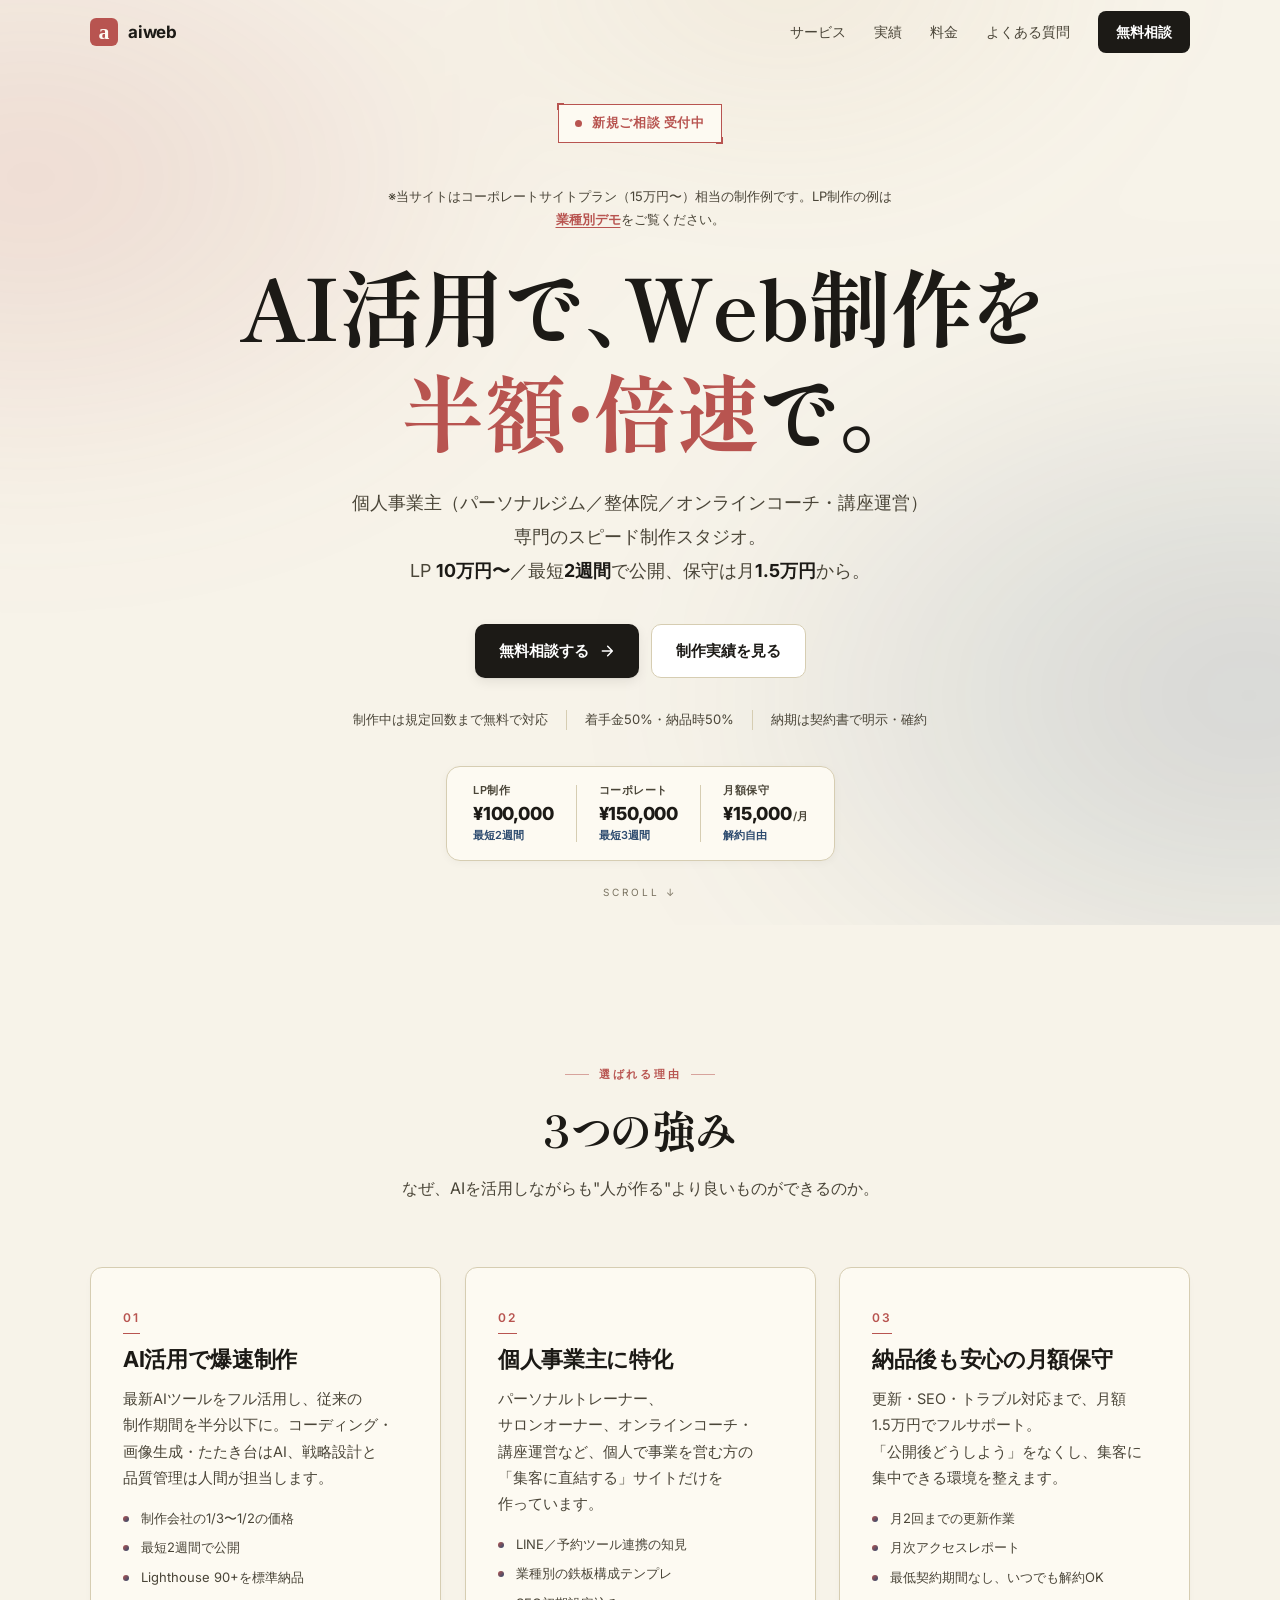
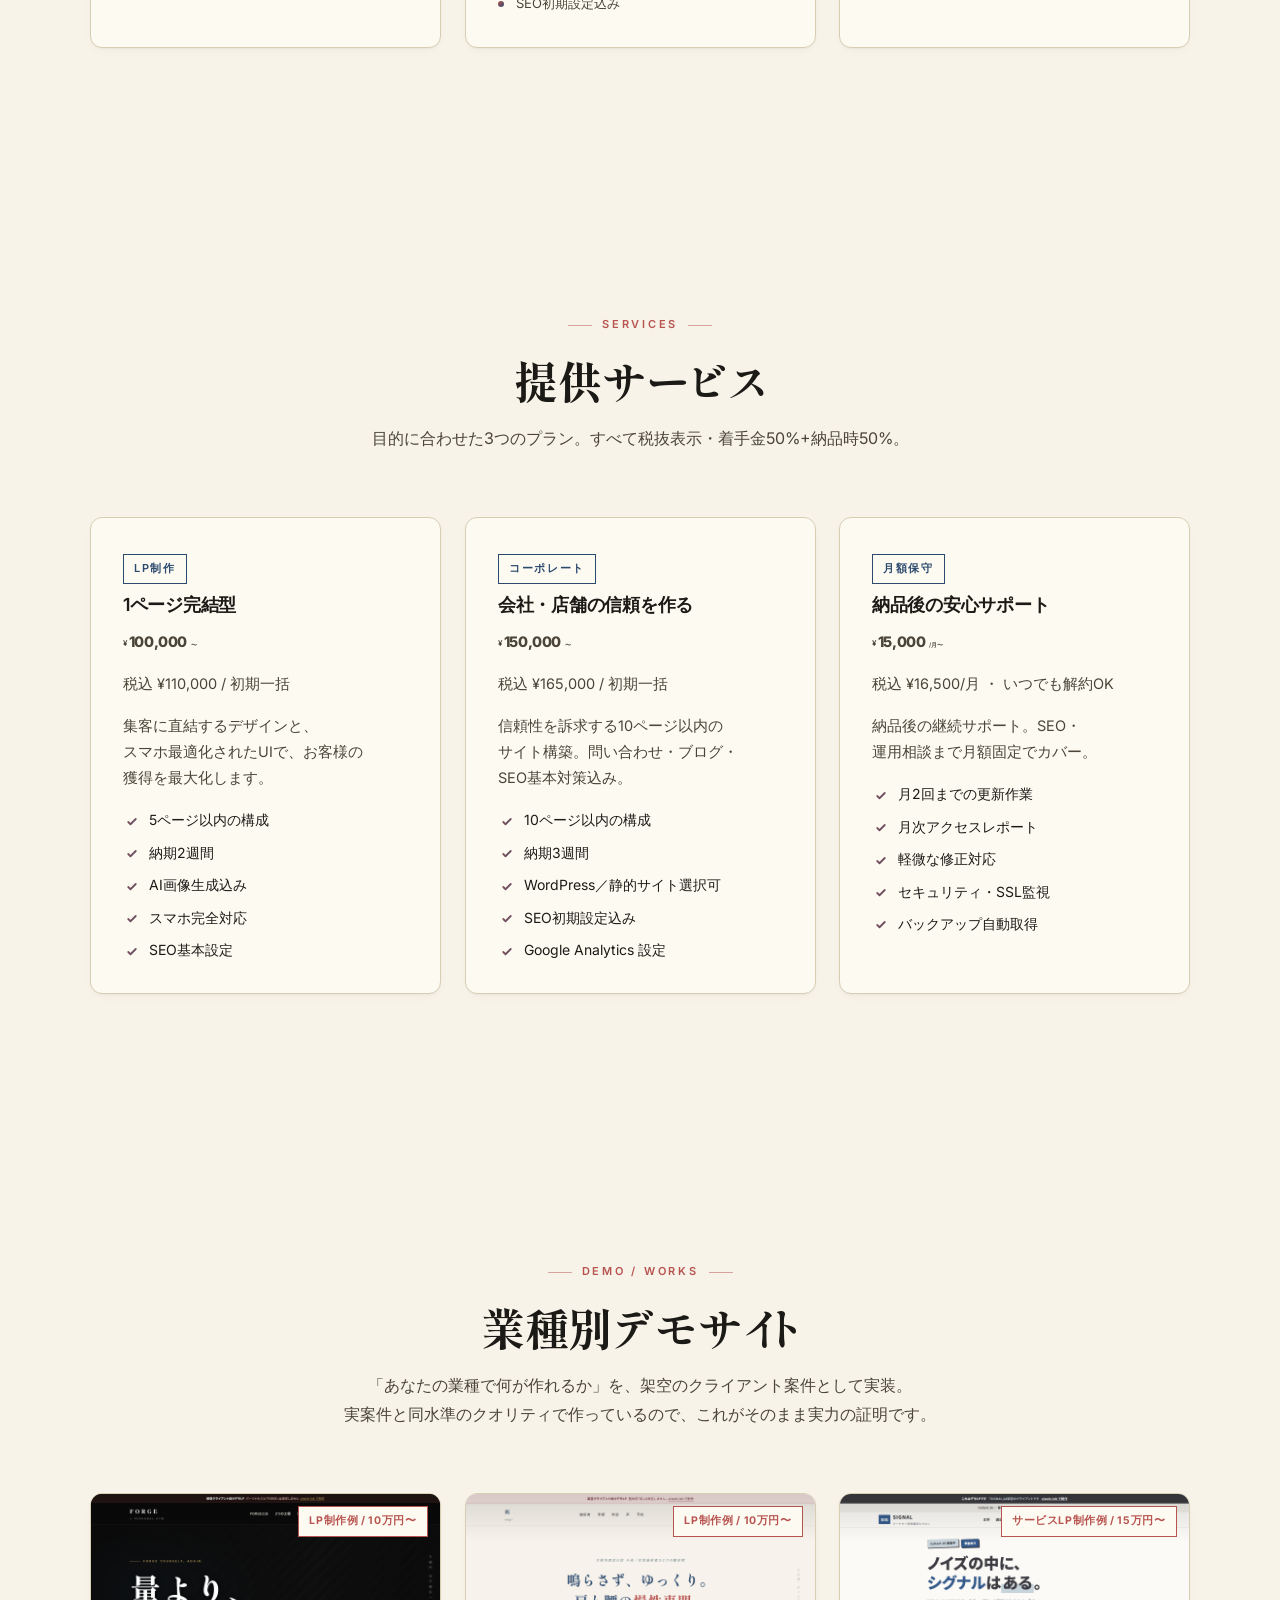
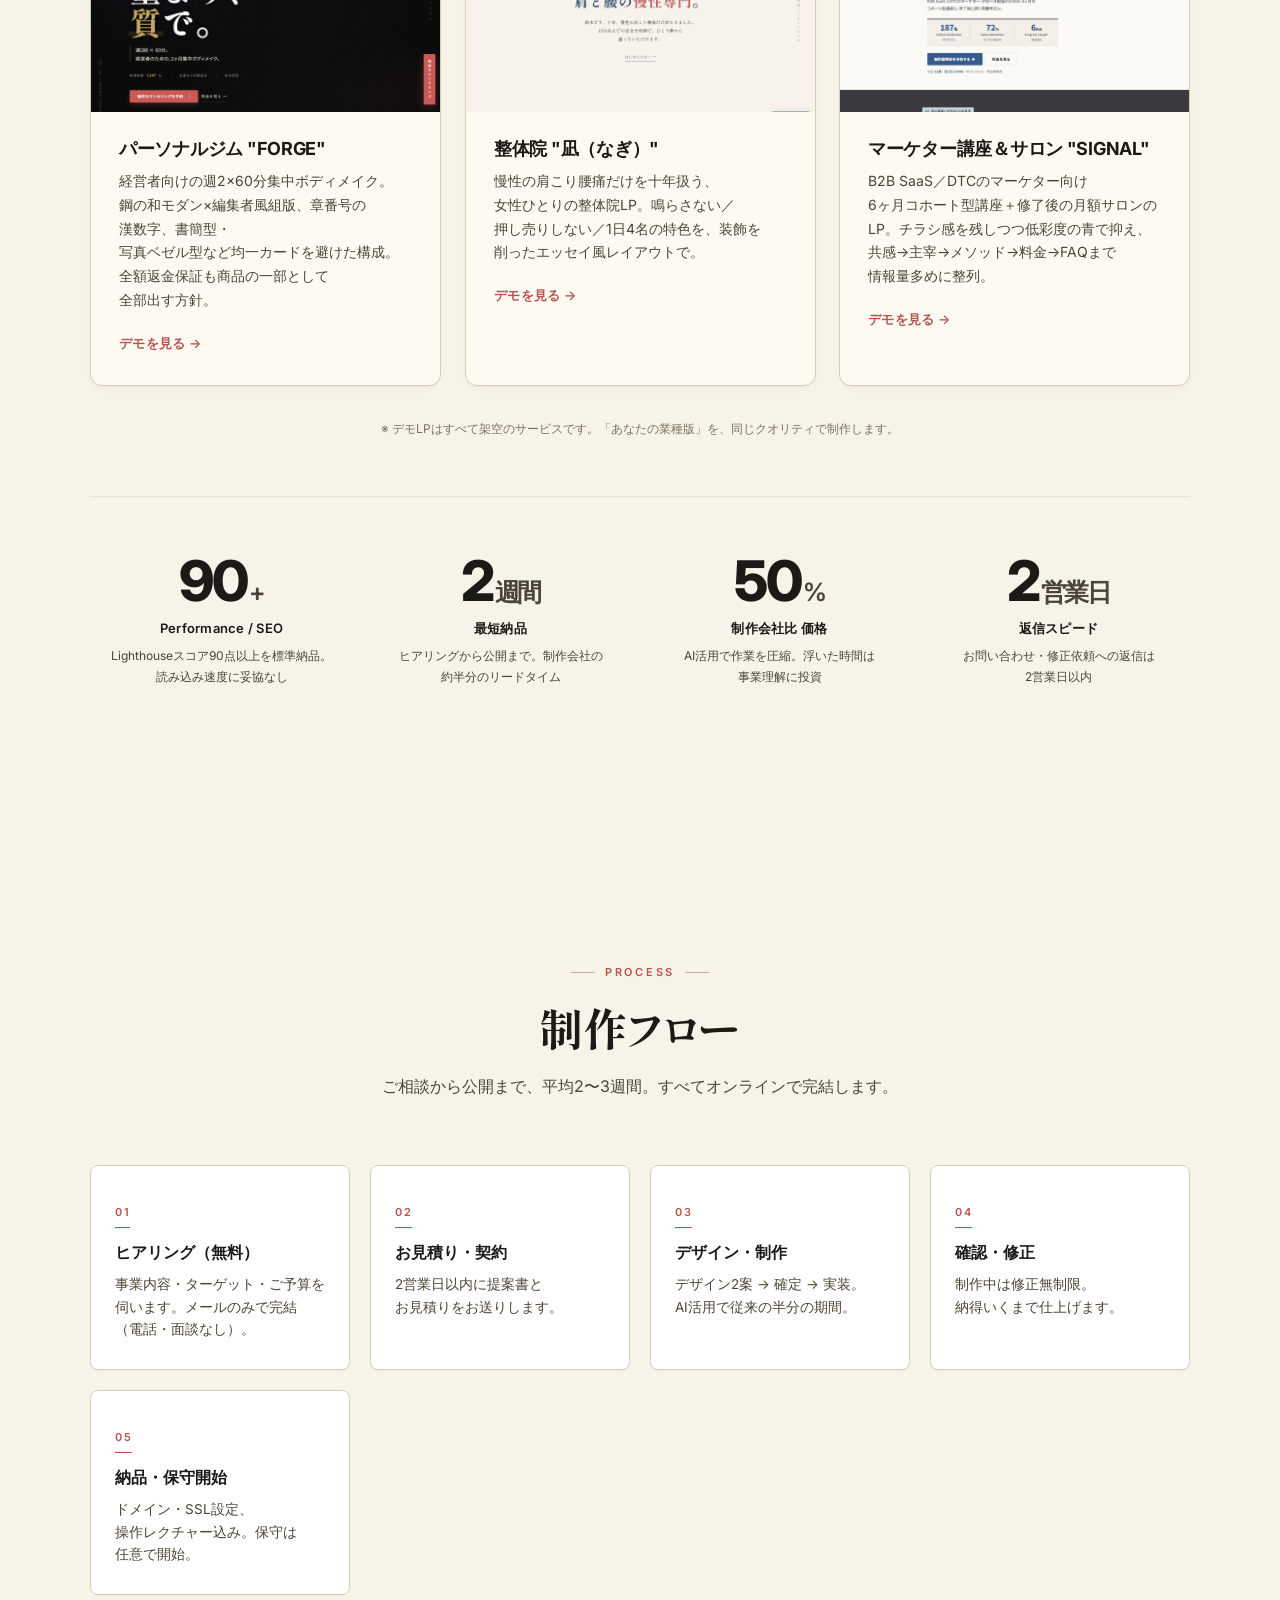
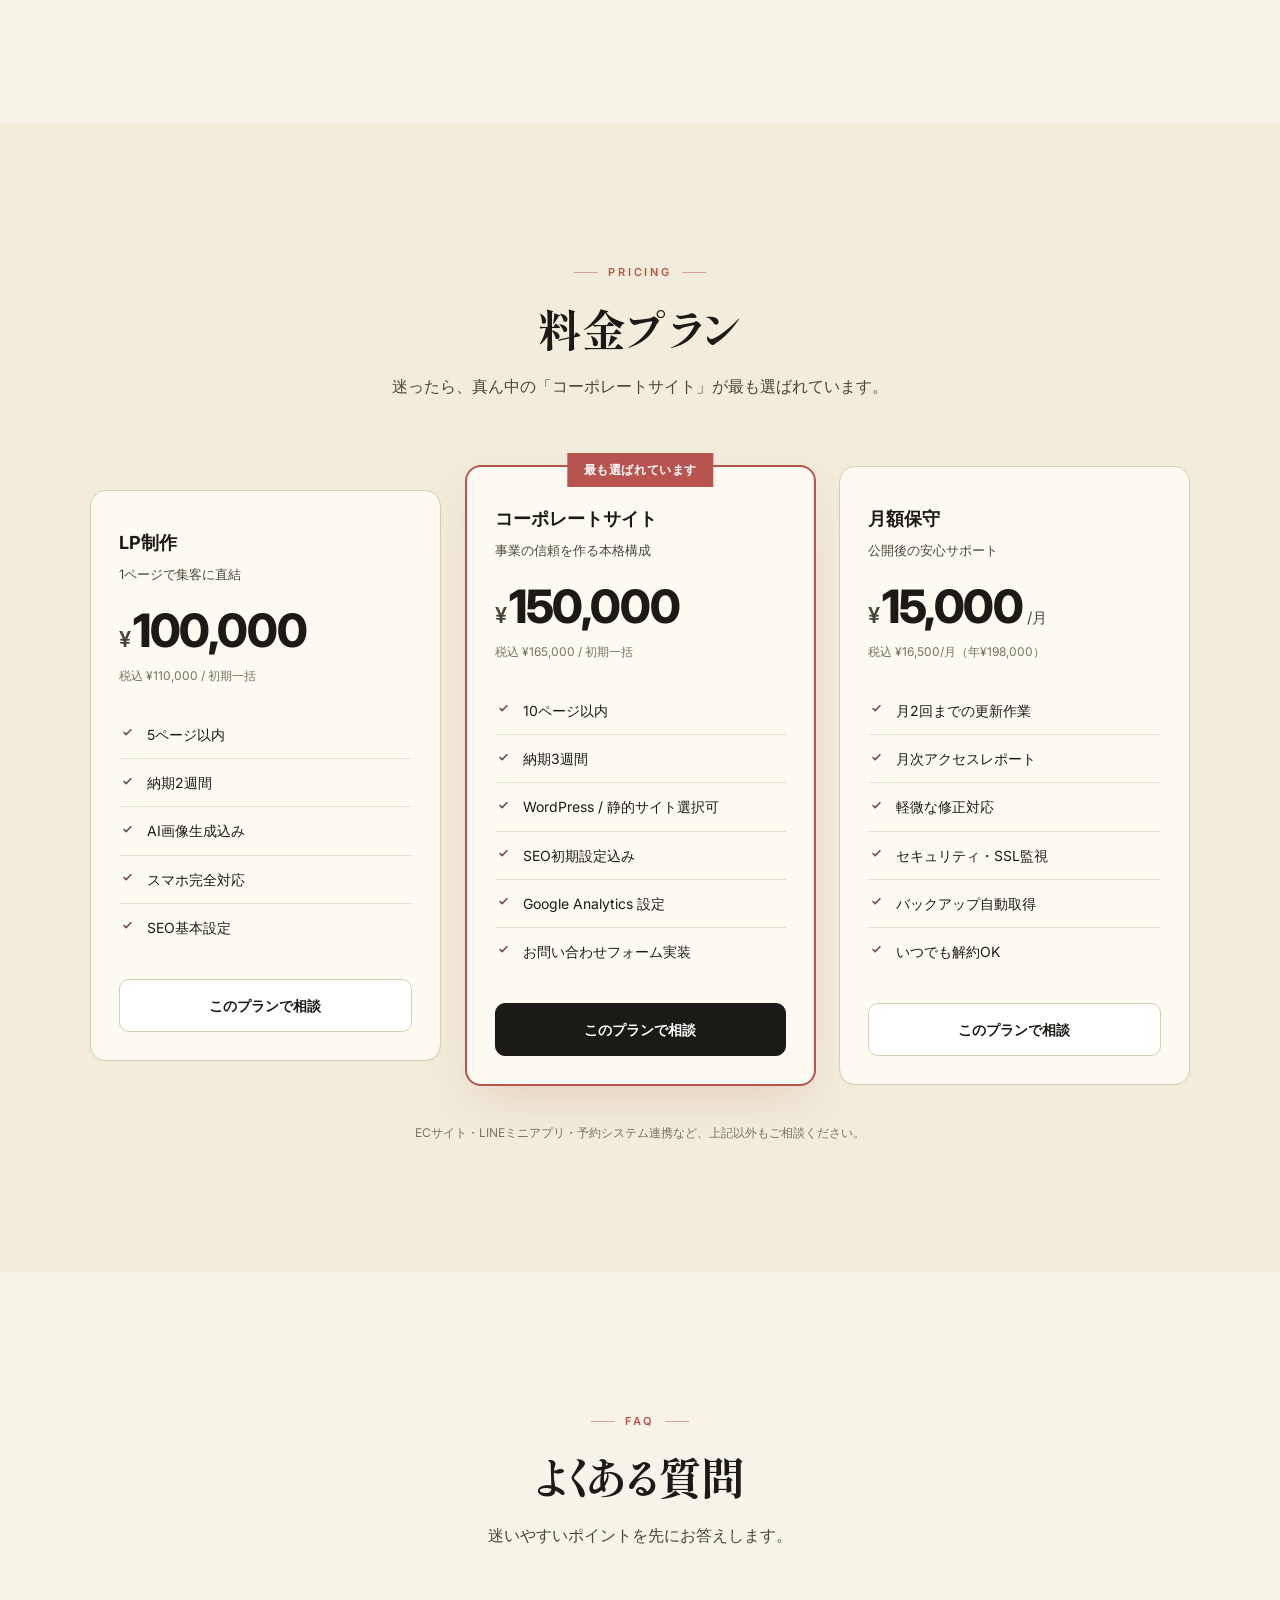
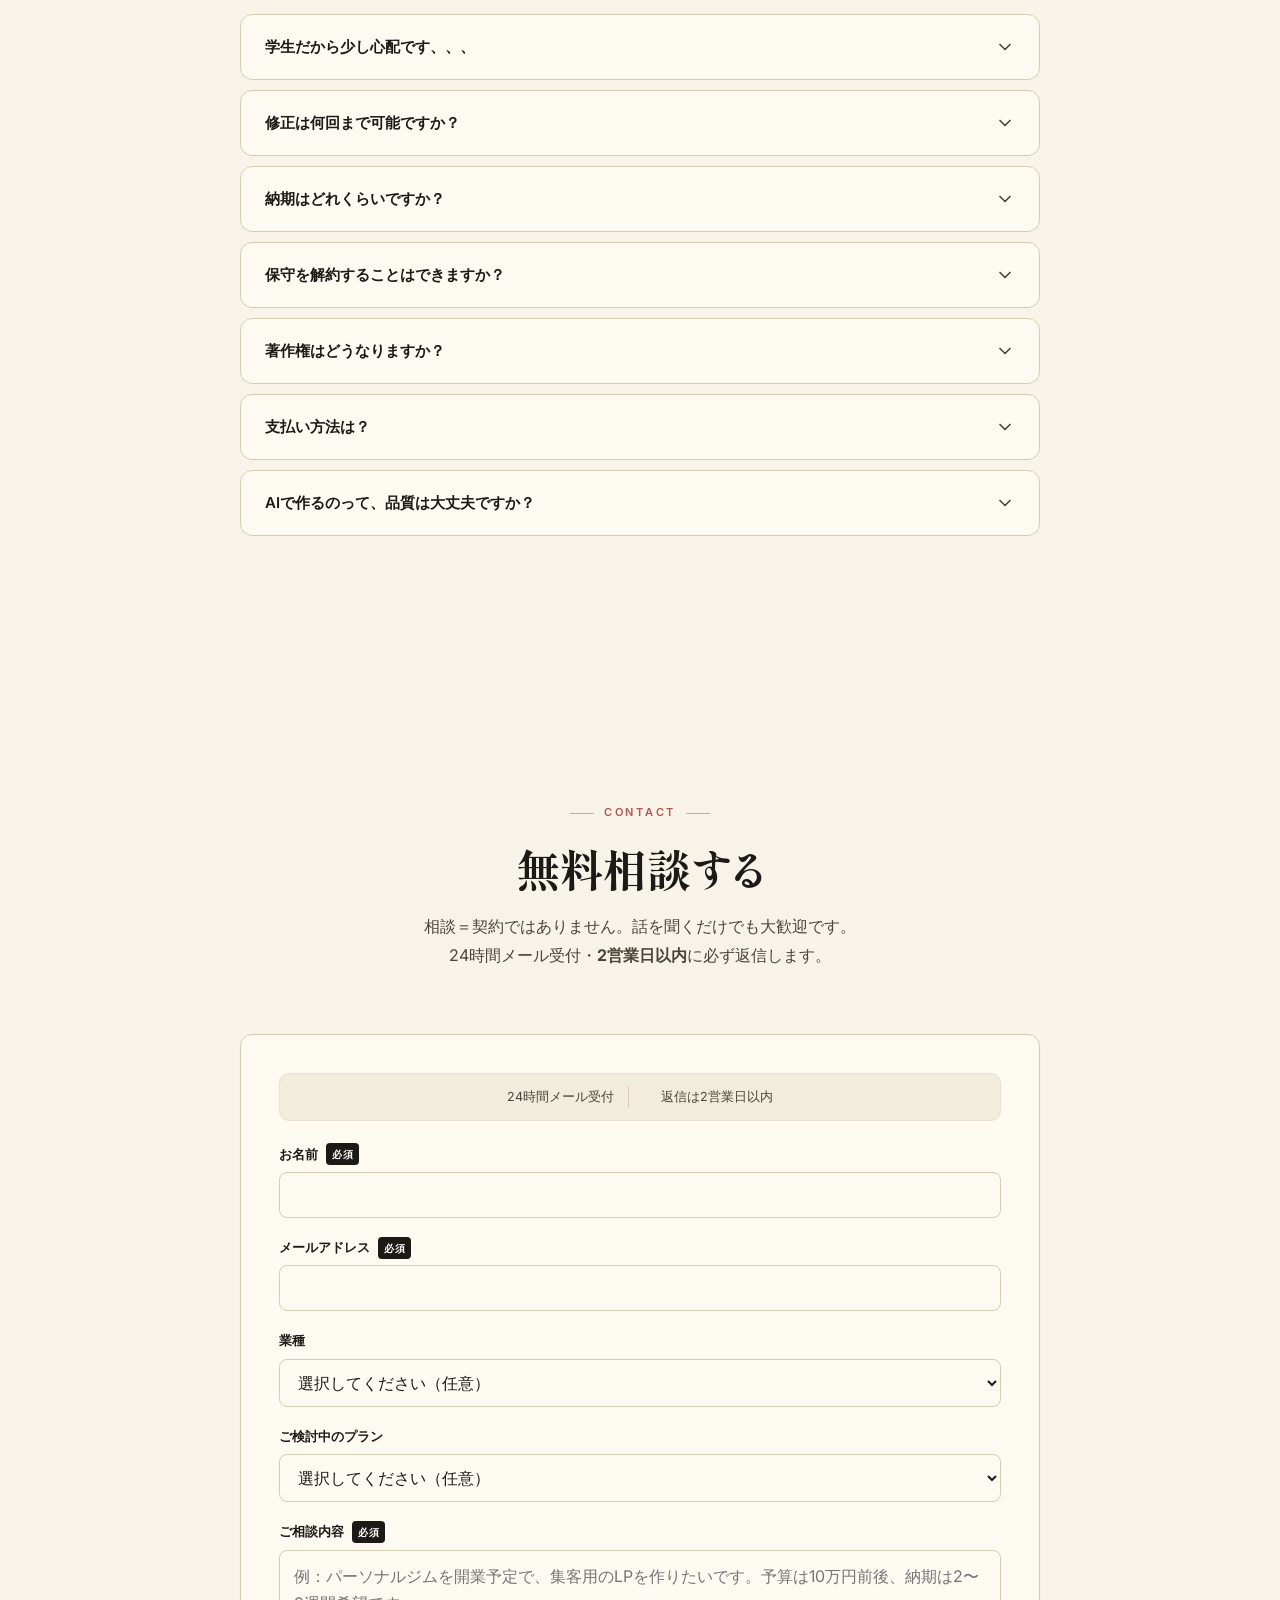
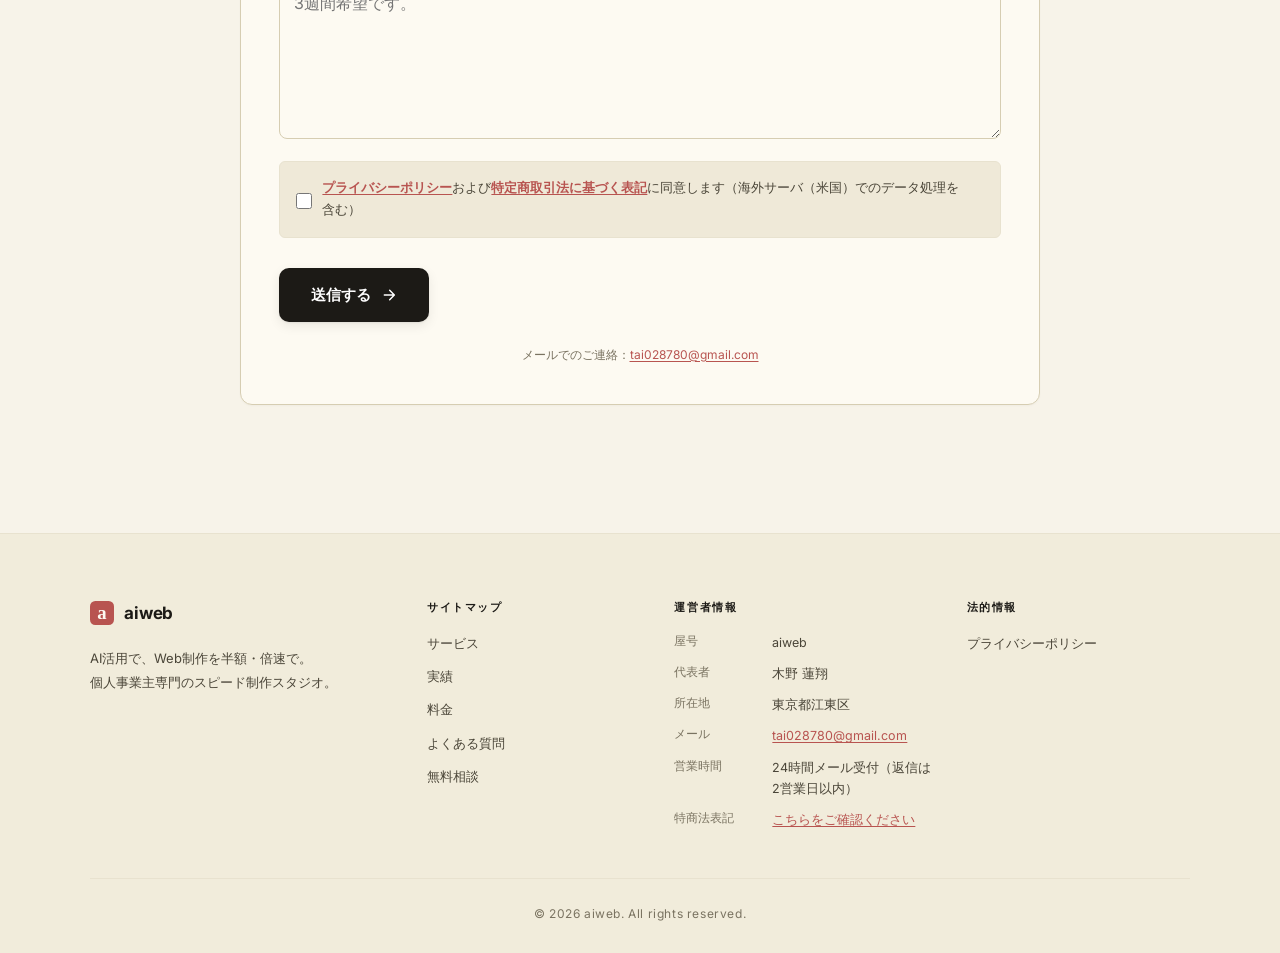
<file: index.html>
<!DOCTYPE html>
<html lang="ja">
<head>
<meta charset="UTF-8">
<meta name="viewport" content="width=device-width,initial-scale=1,viewport-fit=cover">
<meta name="format-detection" content="telephone=no">
<meta name="theme-color" content="#ffffff">

<title>aiweb｜AI×Web制作×半額・倍速 — 個人事業主専門のスピード制作スタジオ</title>
<meta name="description" content="aiweb（屋号）。個人事業主（パーソナルジム・整体院・オンラインコーチ）専門のWeb制作スタジオ。AI活用で従来の半額・倍速。LP10万円〜／コーポレート15万円〜／月額保守1.5万円。最短2週間で公開。">
<meta name="robots" content="index,follow,max-image-preview:large">
<link rel="canonical" href="https://aiweb-lab.com/">

<meta property="og:type" content="website">
<meta property="og:site_name" content="aiweb｜AI×Web制作×半額・倍速">
<meta property="og:title" content="aiweb｜AI×Web制作×半額・倍速">
<meta property="og:description" content="個人事業主専門。LP10万円〜／コーポレート15万円〜／保守1.5万円/月。AI活用で最短2週間納品。">
<meta property="og:url" content="https://aiweb-lab.com/">
<meta property="og:image" content="https://aiweb-lab.com/assets/img/og-image.png">
<meta property="og:image:width" content="1200">
<meta property="og:image:height" content="630">
<meta property="og:locale" content="ja_JP">
<meta name="twitter:card" content="summary_large_image">
<meta name="twitter:title" content="aiweb｜AI×Web制作×半額・倍速">
<meta name="twitter:description" content="個人事業主専門のスピード制作スタジオ。LP10万円〜／最短2週間。">
<meta name="twitter:image" content="https://aiweb-lab.com/assets/img/og-image.png">

<link rel="icon" href="assets/img/favicon.ico" sizes="32x32">
<link rel="icon" href="assets/img/icon.svg" type="image/svg+xml">
<link rel="apple-touch-icon" href="assets/img/apple-touch-icon.png">

<link rel="preconnect" href="https://fonts.googleapis.com">
<link rel="preconnect" href="https://fonts.gstatic.com" crossorigin>
<link rel="preload" as="style" href="https://fonts.googleapis.com/css2?family=Inter:wght@400;500;600;700&family=Shippori+Mincho:wght@500;700;800&display=swap" onload="this.onload=null;this.rel='stylesheet'">
<noscript><link rel="stylesheet" href="https://fonts.googleapis.com/css2?family=Inter:wght@400;500;600;700&family=Shippori+Mincho:wght@500;700;800&display=swap"></noscript>
<link rel="stylesheet" href="assets/css/style.css?v=20260605">

<script type="application/ld+json">
{
  "@context":"https://schema.org",
  "@graph":[
    {
      "@type":"Organization",
      "@id":"https://aiweb-lab.com/#org",
      "name":"aiweb",
      "alternateName":"AI×Web制作×半額・倍速",
      "url":"https://aiweb-lab.com/",
      "logo":"https://aiweb-lab.com/assets/img/logo.png",
      "description":"AIを活用した個人事業主向けWeb制作・保守運用スタジオ",
      "areaServed":"JP",
      "foundingDate":"2026",
      "email":"tai028780@gmail.com"
    },
    {
      "@type":"Service",
      "@id":"https://aiweb-lab.com/#svc",
      "name":"AI活用Webサイト制作",
      "provider":{"@id":"https://aiweb-lab.com/#org"},
      "areaServed":"JP",
      "serviceType":"Web Development",
      "offers":[
        {"@type":"Offer","name":"LP制作","price":"110000","priceCurrency":"JPY","priceSpecification":{"@type":"PriceSpecification","price":"110000","priceCurrency":"JPY","valueAddedTaxIncluded":true}},
        {"@type":"Offer","name":"コーポレートサイト制作","price":"165000","priceCurrency":"JPY","priceSpecification":{"@type":"PriceSpecification","price":"165000","priceCurrency":"JPY","valueAddedTaxIncluded":true}},
        {"@type":"Offer","name":"月額保守","price":"16500","priceCurrency":"JPY","priceSpecification":{"@type":"UnitPriceSpecification","price":"16500","priceCurrency":"JPY","valueAddedTaxIncluded":true,"billingIncrement":1,"unitCode":"MON"}}
      ]
    },
    {
      "@type":"FAQPage",
      "@id":"https://aiweb-lab.com/#faq",
      "mainEntity":[
        {"@type":"Question","name":"学生だから少し心配です、、、","acceptedAnswer":{"@type":"Answer","text":"はい、もちろんです。実務経験と最新のAIツールを活用し、プロと同等の品質を提供しています。デモLPと月額保守の運用体制で、納品後も継続的にサポート可能です。"}},
        {"@type":"Question","name":"修正は何回まで可能ですか？","acceptedAnswer":{"@type":"Answer","text":"制作中は規定回数まで無料です。納品後は月額保守内（月2回まで）で対応します。"}},
        {"@type":"Question","name":"納期はどれくらいですか？","acceptedAnswer":{"@type":"Answer","text":"LPで2週間、コーポレートで3週間が目安です。お急ぎの場合は1週間〜での対応もご相談ください（特急料金あり）。"}},
        {"@type":"Question","name":"保守を解約することはできますか？","acceptedAnswer":{"@type":"Answer","text":"はい、いつでも可能です。最低契約期間はありません。月の途中解約も日割り対応します。"}},
        {"@type":"Question","name":"著作権はどうなりますか？","acceptedAnswer":{"@type":"Answer","text":"納品後、デザイン・コードの権利はすべてお客様に帰属します。第三者への譲渡・改変も自由です。"}},
        {"@type":"Question","name":"支払い方法は？","acceptedAnswer":{"@type":"Answer","text":"銀行振込に対応しています。着手金50% + 納品時50%の2回払いが基本です。法人の場合は請求書払い（月末締め翌月末払い）にも対応します。"}},
        {"@type":"Question","name":"AIで作るのって、品質は大丈夫ですか？","acceptedAnswer":{"@type":"Answer","text":"よくいただく質問です。答えは「むしろ品質が上がります」。AIに任せるのはコーディング・画像生成・文章のたたき台など作業の部分だけ。事業理解・戦略設計・最終品質チェックは人間が時間をかけて行います。AIで浮いた時間は、すべてあなたの事業理解に使います。"}}
      ]
    }
  ]
}
</script>

<!-- GA4 (本番ドメインでのみロード。G-XXXXXXXXXX を実IDに差し替え) -->
<script>
window.dataLayer=window.dataLayer||[];function gtag(){dataLayer.push(arguments)}
if(location.hostname==='aiweb-lab.com'){
  const s=document.createElement('script');
  s.async=true;s.src='https://www.googletagmanager.com/gtag/js?id=G-5KFF7C0B7F';
  document.head.appendChild(s);
  gtag('js',new Date());
  gtag('config','G-5KFF7C0B7F',{anonymize_ip:true});
}
</script>
</head>
<body>

<a class="skip-link" href="#main">本文へスキップ</a>

<header class="site-header" data-elevated="false">
  <div class="container header-inner">
    <a href="#" class="brand" aria-label="aiweb トップへ">
      <span class="brand-mark" aria-hidden="true">
        <svg viewBox="0 0 32 32" width="28" height="28"><rect width="32" height="32" rx="7" fill="#b85450"/><text x="16" y="24.5" font-family="'Noto Serif JP','Yu Mincho','MS Mincho',serif" font-size="25" font-weight="700" text-anchor="middle" fill="#fdfaf2">a</text></svg>
      </span>
      <span class="brand-text">aiweb</span>
    </a>
    <nav class="site-nav" id="site-nav" data-open="false" aria-label="グローバルナビ">
      <a href="#services">サービス</a>
      <a href="#demos">実績</a>
      <a href="#pricing">料金</a>
      <a href="#faq">よくある質問</a>
      <a class="nav-cta" href="#contact">無料相談</a>
    </nav>
    <button class="burger" aria-expanded="false" aria-controls="site-nav" aria-label="メニューを開く">
      <span></span><span></span><span></span>
    </button>
  </div>
</header>

<main id="main">

<!-- ============ HERO ============ -->
<section class="hero" aria-labelledby="hero-h">
  <div class="hero-bg" aria-hidden="true"></div>
  <div class="hero-grain" aria-hidden="true"></div>
  <div class="container hero-inner">
    <span class="badge reveal">
      <i class="dot" aria-hidden="true"></i>
      新規ご相談 受付中
    </span>
    <p class="hero-notice reveal" style="--d:.03s">
      ※当サイトはコーポレートサイトプラン（15万円〜）相当の制作例です。LP制作の例は<a href="#demos">業種別デモ</a>をご覧ください。
    </p>
    <h1 id="hero-h" class="reveal" style="--d:.05s">
      AI活用で、Web制作を<br>
      <span class="grad">半額・倍速</span>で。
    </h1>
    <p class="hero-sub reveal" style="--d:.15s">
      個人事業主（パーソナルジム／整体院／オンラインコーチ・講座運営）専門のスピード制作スタジオ。<br>
      LP <b>10万円〜</b>／最短<b>2週間</b>で公開、保守は月<b>1.5万円</b>から。
    </p>
    <div class="cta-row reveal" style="--d:.25s">
      <a class="btn-primary magnet" href="#contact">
        無料相談する
        <svg width="16" height="16" viewBox="0 0 24 24" fill="none" aria-hidden="true"><path d="M5 12h14M13 5l7 7-7 7" stroke="currentColor" stroke-width="2.2" stroke-linecap="round" stroke-linejoin="round"/></svg>
      </a>
      <a class="btn-ghost" href="#demos">制作実績を見る</a>
    </div>
    <ul class="hero-trust reveal" style="--d:.35s">
      <li>制作中は規定回数まで無料で対応</li>
      <li>着手金50%・納品時50%</li>
      <li>納期は契約書で明示・確約</li>
    </ul>
    <div class="hero-meta reveal" style="--d:.45s" role="list" aria-label="プラン早見表">
      <div class="meta-item" role="listitem" aria-label="LP制作 10万円 最短2週間"><span class="meta-label">LP制作</span><span class="meta-val">¥100,000</span><span class="meta-sub">最短2週間</span></div>
      <div class="meta-sep" aria-hidden="true"></div>
      <div class="meta-item" role="listitem" aria-label="コーポレートサイト 15万円 最短3週間"><span class="meta-label">コーポレート</span><span class="meta-val">¥150,000</span><span class="meta-sub">最短3週間</span></div>
      <div class="meta-sep" aria-hidden="true"></div>
      <div class="meta-item" role="listitem" aria-label="月額保守 1万5000円 解約自由"><span class="meta-label">月額保守</span><span class="meta-val">¥15,000<small>/月</small></span><span class="meta-sub">解約自由</span></div>
    </div>
  </div>
  <div class="scroll-hint" aria-hidden="true">SCROLL ↓</div>
</section>

<!-- ============ STRENGTHS ============ -->
<section id="strengths" class="section" aria-labelledby="s-strengths">
  <div class="container">
    <header class="section-head">
      <span class="eyebrow">選ばれる理由</span>
      <h2 id="s-strengths" class="reveal">3つの強み</h2>
      <p class="lead reveal" style="--d:.1s">なぜ、AIを活用しながらも"人が作る"より良いものができるのか。</p>
    </header>
    <div class="grid-3">
      <article class="card reveal" style="--d:.1s">
        <div class="card-num" aria-hidden="true">01</div>
        <h3>AI活用で爆速制作</h3>
        <p>最新AIツールをフル活用し、従来の制作期間を半分以下に。コーディング・画像生成・たたき台はAI、戦略設計と品質管理は人間が担当します。</p>
        <ul class="micro">
          <li>制作会社の1/3〜1/2の価格</li>
          <li>最短2週間で公開</li>
          <li>Lighthouse 90+を標準納品</li>
        </ul>
      </article>
      <article class="card reveal" style="--d:.2s">
        <div class="card-num" aria-hidden="true">02</div>
        <h3>個人事業主に特化</h3>
        <p>パーソナルトレーナー、サロンオーナー、オンラインコーチ・講座運営など、個人で事業を営む方の「集客に直結する」サイトだけを作っています。</p>
        <ul class="micro">
          <li>LINE／予約ツール連携の知見</li>
          <li>業種別の鉄板構成テンプレ</li>
          <li>SEO初期設定込み</li>
        </ul>
      </article>
      <article class="card reveal" style="--d:.3s">
        <div class="card-num" aria-hidden="true">03</div>
        <h3>納品後も安心の月額保守</h3>
        <p>更新・SEO・トラブル対応まで、月額1.5万円でフルサポート。「公開後どうしよう」をなくし、集客に集中できる環境を整えます。</p>
        <ul class="micro">
          <li>月2回までの更新作業</li>
          <li>月次アクセスレポート</li>
          <li>最低契約期間なし、いつでも解約OK</li>
        </ul>
      </article>
    </div>
  </div>
</section>

<!-- ============ SERVICES ============ -->
<section id="services" class="section" aria-labelledby="s-services">
  <div class="container">
    <header class="section-head">
      <span class="eyebrow">Services</span>
      <h2 id="s-services" class="reveal">提供サービス</h2>
      <p class="lead reveal" style="--d:.1s">目的に合わせた3つのプラン。すべて税抜表示・着手金50%+納品時50%。</p>
    </header>
    <div class="grid-3 services-grid">
      <article class="card service reveal" style="--d:.1s">
        <header>
          <span class="tag">LP制作</span>
          <h3>1ページ完結型</h3>
        </header>
        <p class="service-price"><span>¥</span>100,000<span class="unit">〜</span></p>
        <p class="service-tax">税込 ¥110,000 / 初期一括</p>
        <p>集客に直結するデザインと、スマホ最適化されたUIで、お客様の獲得を最大化します。</p>
        <ul class="checks">
          <li>5ページ以内の構成</li>
          <li>納期2週間</li>
          <li>AI画像生成込み</li>
          <li>スマホ完全対応</li>
          <li>SEO基本設定</li>
        </ul>
      </article>
      <article class="card service reveal" style="--d:.2s">
        <header>
          <span class="tag">コーポレート</span>
          <h3>会社・店舗の信頼を作る</h3>
        </header>
        <p class="service-price"><span>¥</span>150,000<span class="unit">〜</span></p>
        <p class="service-tax">税込 ¥165,000 / 初期一括</p>
        <p>信頼性を訴求する10ページ以内のサイト構築。問い合わせ・ブログ・SEO基本対策込み。</p>
        <ul class="checks">
          <li>10ページ以内の構成</li>
          <li>納期3週間</li>
          <li>WordPress／静的サイト選択可</li>
          <li>SEO初期設定込み</li>
          <li>Google Analytics 設定</li>
        </ul>
      </article>
      <article class="card service reveal" style="--d:.3s">
        <header>
          <span class="tag">月額保守</span>
          <h3>納品後の安心サポート</h3>
        </header>
        <p class="service-price"><span>¥</span>15,000<span class="unit">/月〜</span></p>
        <p class="service-tax">税込 ¥16,500/月 ・ いつでも解約OK</p>
        <p>納品後の継続サポート。SEO・運用相談まで月額固定でカバー。</p>
        <ul class="checks">
          <li>月2回までの更新作業</li>
          <li>月次アクセスレポート</li>
          <li>軽微な修正対応</li>
          <li>セキュリティ・SSL監視</li>
          <li>バックアップ自動取得</li>
        </ul>
      </article>
    </div>
  </div>
</section>

<!-- ============ DEMOS (works兼) ============ -->
<section id="demos" class="section" aria-labelledby="s-demos">
  <div class="container">
    <header class="section-head">
      <span class="eyebrow">Demo / Works</span>
      <h2 id="s-demos" class="reveal">業種別デモサイト</h2>
      <p class="lead reveal" style="--d:.1s">
        「あなたの業種で何が作れるか」を、架空のクライアント案件として実装。<br>
        実案件と同水準のクオリティで作っているので、これがそのまま実力の証明です。
      </p>
    </header>
    <div class="grid-3 demos-grid">
      <a class="card demo reveal" href="demos/gym.html" style="--d:.1s">
        <div class="demo-thumb gym" aria-hidden="true">
          <span class="plan-tag">LP制作例 / 10万円〜</span>
        </div>
        <div class="demo-body">
          <h3>パーソナルジム "FORGE"</h3>
          <p>経営者向けの週2×60分集中ボディメイク。鋼の和モダン×編集者風組版、章番号の漢数字、書簡型・写真ベゼル型など均一カードを避けた構成。全額返金保証も商品の一部として全部出す方針。</p>
          <span class="demo-link">デモを見る →</span>
        </div>
      </a>
      <a class="card demo reveal" href="demos/salon.html" style="--d:.2s">
        <div class="demo-thumb salon" aria-hidden="true">
          <span class="plan-tag">LP制作例 / 10万円〜</span>
        </div>
        <div class="demo-body">
          <h3>整体院 "凪（なぎ）"</h3>
          <p>慢性の肩こり腰痛だけを十年扱う、女性ひとりの整体院LP。鳴らさない／押し売りしない／1日4名の特色を、装飾を削ったエッセイ風レイアウトで。</p>
          <span class="demo-link">デモを見る →</span>
        </div>
      </a>
      <a class="card demo reveal" href="demos/academy.html" style="--d:.3s">
        <div class="demo-thumb academy" aria-hidden="true">
          <span class="plan-tag">サービスLP制作例 / 15万円〜</span>
        </div>
        <div class="demo-body">
          <h3>マーケター講座＆サロン "SIGNAL"</h3>
          <p>B2B SaaS／DTCのマーケター向け6ヶ月コホート型講座＋修了後の月額サロンのLP。チラシ感を残しつつ低彩度の青で抑え、共感→主宰→メソッド→料金→FAQまで情報量多めに整列。</p>
          <span class="demo-link">デモを見る →</span>
        </div>
      </a>
    </div>
    <p class="demos-note">
      ※ デモLPはすべて架空のサービスです。「あなたの業種版」を、同じクオリティで制作します。
    </p>

    <div class="metrics" aria-label="納品クオリティ指標">
      <div class="metric reveal">
        <div class="metric-num">90<small>+</small></div>
        <div class="metric-lbl">Performance / SEO</div>
        <div class="metric-desc">Lighthouseスコア90点以上を標準納品。読み込み速度に妥協なし</div>
      </div>
      <div class="metric reveal" style="--d:.1s">
        <div class="metric-num">2<small>週間</small></div>
        <div class="metric-lbl">最短納品</div>
        <div class="metric-desc">ヒアリングから公開まで。制作会社の約半分のリードタイム</div>
      </div>
      <div class="metric reveal" style="--d:.2s">
        <div class="metric-num">50<small>%</small></div>
        <div class="metric-lbl">制作会社比 価格</div>
        <div class="metric-desc">AI活用で作業を圧縮。浮いた時間は事業理解に投資</div>
      </div>
      <div class="metric reveal" style="--d:.3s">
        <div class="metric-num">2<small>営業日</small></div>
        <div class="metric-lbl">返信スピード</div>
        <div class="metric-desc">お問い合わせ・修正依頼への返信は2営業日以内</div>
      </div>
    </div>
  </div>
</section>

<!-- ============ FLOW ============ -->
<section id="flow" class="section" aria-labelledby="s-flow">
  <div class="container">
    <header class="section-head">
      <span class="eyebrow">Process</span>
      <h2 id="s-flow" class="reveal">制作フロー</h2>
      <p class="lead reveal" style="--d:.1s">ご相談から公開まで、平均2〜3週間。すべてオンラインで完結します。</p>
    </header>
    <ol class="flow">
      <li class="reveal" style="--d:.05s">
        <span class="step">01</span>
        <h3>ヒアリング（無料）</h3>
        <p>事業内容・ターゲット・ご予算を伺います。メールのみで完結（電話・面談なし）。</p>
      </li>
      <li class="reveal" style="--d:.1s">
        <span class="step">02</span>
        <h3>お見積り・契約</h3>
        <p>2営業日以内に提案書とお見積りをお送りします。</p>
      </li>
      <li class="reveal" style="--d:.15s">
        <span class="step">03</span>
        <h3>デザイン・制作</h3>
        <p>デザイン2案 → 確定 → 実装。AI活用で従来の半分の期間。</p>
      </li>
      <li class="reveal" style="--d:.2s">
        <span class="step">04</span>
        <h3>確認・修正</h3>
        <p>制作中は修正無制限。納得いくまで仕上げます。</p>
      </li>
      <li class="reveal" style="--d:.25s">
        <span class="step">05</span>
        <h3>納品・保守開始</h3>
        <p>ドメイン・SSL設定、操作レクチャー込み。保守は任意で開始。</p>
      </li>
    </ol>
  </div>
</section>

<!-- ============ PRICING ============ -->
<section id="pricing" class="section pricing" aria-labelledby="s-pricing">
  <div class="container">
    <header class="section-head">
      <span class="eyebrow">Pricing</span>
      <h2 id="s-pricing" class="reveal">料金プラン</h2>
      <p class="lead reveal" style="--d:.1s">迷ったら、真ん中の「コーポレートサイト」が最も選ばれています。</p>
    </header>
    <div class="plans">
      <article class="plan reveal" style="--d:.1s">
        <h3 class="plan-name">LP制作</h3>
        <p class="plan-desc">1ページで集客に直結</p>
        <p class="plan-price"><span class="cur">¥</span><span class="amt">100,000</span></p>
        <p class="plan-tax">税込 ¥110,000 / 初期一括</p>
        <ul class="plan-feats">
          <li>5ページ以内</li>
          <li>納期2週間</li>
          <li>AI画像生成込み</li>
          <li>スマホ完全対応</li>
          <li>SEO基本設定</li>
        </ul>
        <a class="plan-cta" href="#contact">このプランで相談</a>
      </article>

      <article class="plan plan-featured reveal" style="--d:.2s">
        <span class="plan-badge">最も選ばれています</span>
        <h3 class="plan-name">コーポレートサイト</h3>
        <p class="plan-desc">事業の信頼を作る本格構成</p>
        <p class="plan-price"><span class="cur">¥</span><span class="amt">150,000</span></p>
        <p class="plan-tax">税込 ¥165,000 / 初期一括</p>
        <ul class="plan-feats">
          <li>10ページ以内</li>
          <li>納期3週間</li>
          <li>WordPress / 静的サイト選択可</li>
          <li>SEO初期設定込み</li>
          <li>Google Analytics 設定</li>
          <li>お問い合わせフォーム実装</li>
        </ul>
        <a class="plan-cta plan-cta-primary" href="#contact">このプランで相談</a>
      </article>

      <article class="plan reveal" style="--d:.3s">
        <h3 class="plan-name">月額保守</h3>
        <p class="plan-desc">公開後の安心サポート</p>
        <p class="plan-price"><span class="cur">¥</span><span class="amt">15,000</span><span class="per">/月</span></p>
        <p class="plan-tax">税込 ¥16,500/月（年¥198,000）</p>
        <ul class="plan-feats">
          <li>月2回までの更新作業</li>
          <li>月次アクセスレポート</li>
          <li>軽微な修正対応</li>
          <li>セキュリティ・SSL監視</li>
          <li>バックアップ自動取得</li>
          <li>いつでも解約OK</li>
        </ul>
        <a class="plan-cta" href="#contact">このプランで相談</a>
      </article>
    </div>
    <p class="plans-note">
      ECサイト・LINEミニアプリ・予約システム連携など、上記以外もご相談ください。
    </p>
  </div>
</section>

<!-- ============ FAQ ============ -->
<section id="faq" class="section" aria-labelledby="s-faq">
  <div class="container narrow">
    <header class="section-head">
      <span class="eyebrow">FAQ</span>
      <h2 id="s-faq" class="reveal">よくある質問</h2>
      <p class="lead reveal" style="--d:.1s">迷いやすいポイントを先にお答えします。</p>
    </header>
    <div class="faq-list">
      <details class="faq-item">
        <summary>
          <span>学生だから少し心配です、、、</span>
          <svg class="chev" viewBox="0 0 24 24" aria-hidden="true"><path d="M6 9l6 6 6-6" stroke="currentColor" stroke-width="2" fill="none" stroke-linecap="round" stroke-linejoin="round"/></svg>
        </summary>
        <div class="faq-body"><p>はい、もちろんです。実務経験と最新のAIツールを活用し、プロと同等の品質を提供しています。デモLPと月額保守の運用体制で、納品後も継続的にサポート可能です。</p></div>
      </details>
      <details class="faq-item">
        <summary>
          <span>修正は何回まで可能ですか？</span>
          <svg class="chev" viewBox="0 0 24 24" aria-hidden="true"><path d="M6 9l6 6 6-6" stroke="currentColor" stroke-width="2" fill="none" stroke-linecap="round" stroke-linejoin="round"/></svg>
        </summary>
        <div class="faq-body"><p>制作中は規定回数まで無料です。納品後は月額保守内（月2回まで）で対応します。</p></div>
      </details>
      <details class="faq-item">
        <summary>
          <span>納期はどれくらいですか？</span>
          <svg class="chev" viewBox="0 0 24 24" aria-hidden="true"><path d="M6 9l6 6 6-6" stroke="currentColor" stroke-width="2" fill="none" stroke-linecap="round" stroke-linejoin="round"/></svg>
        </summary>
        <div class="faq-body"><p>LPで2週間、コーポレートで3週間が目安です。お急ぎの場合は1週間〜での対応もご相談ください（特急料金あり）。</p></div>
      </details>
      <details class="faq-item">
        <summary>
          <span>保守を解約することはできますか？</span>
          <svg class="chev" viewBox="0 0 24 24" aria-hidden="true"><path d="M6 9l6 6 6-6" stroke="currentColor" stroke-width="2" fill="none" stroke-linecap="round" stroke-linejoin="round"/></svg>
        </summary>
        <div class="faq-body"><p>はい、いつでも可能です。最低契約期間はありません。月の途中解約も日割り対応します。</p></div>
      </details>
      <details class="faq-item">
        <summary>
          <span>著作権はどうなりますか？</span>
          <svg class="chev" viewBox="0 0 24 24" aria-hidden="true"><path d="M6 9l6 6 6-6" stroke="currentColor" stroke-width="2" fill="none" stroke-linecap="round" stroke-linejoin="round"/></svg>
        </summary>
        <div class="faq-body"><p>納品後、デザイン・コードの権利はすべてお客様に帰属します。第三者への譲渡・改変も自由です。</p></div>
      </details>
      <details class="faq-item">
        <summary>
          <span>支払い方法は？</span>
          <svg class="chev" viewBox="0 0 24 24" aria-hidden="true"><path d="M6 9l6 6 6-6" stroke="currentColor" stroke-width="2" fill="none" stroke-linecap="round" stroke-linejoin="round"/></svg>
        </summary>
        <div class="faq-body"><p>銀行振込に対応しています。<b>着手金50% + 納品時50%</b>の2回払いが基本です。法人の場合は請求書払い（月末締め翌月末払い）にも対応します。</p></div>
      </details>
      <details class="faq-item">
        <summary>
          <span>AIで作るのって、品質は大丈夫ですか？</span>
          <svg class="chev" viewBox="0 0 24 24" aria-hidden="true"><path d="M6 9l6 6 6-6" stroke="currentColor" stroke-width="2" fill="none" stroke-linecap="round" stroke-linejoin="round"/></svg>
        </summary>
        <div class="faq-body"><p>よくいただく質問です。答えは「むしろ品質が上がります」。<br>AIに任せるのは <b>コーディング・画像生成・文章のたたき台</b> など作業の部分だけ。<b>事業理解・戦略設計・最終品質チェックは人間が時間をかけて</b> 行います。AIで浮いた時間は、すべてあなたの事業理解に使います。</p></div>
      </details>
    </div>
  </div>
</section>

<!-- ============ CONTACT ============ -->
<section id="contact" class="section contact" aria-labelledby="s-contact">
  <div class="container narrow">
    <header class="section-head">
      <span class="eyebrow">Contact</span>
      <h2 id="s-contact" class="reveal">無料相談する</h2>
      <p class="lead reveal" style="--d:.1s">
        相談＝契約ではありません。話を聞くだけでも大歓迎です。<br>
        24時間メール受付・<b>2営業日以内</b>に必ず返信します。
      </p>
    </header>

    <form class="contact-form reveal" style="--d:.15s" action="https://formspree.io/f/mvzyeqob" method="POST">
      <p class="form-reassure">
        <span>24時間メール受付</span>
        <span>返信は2営業日以内</span>
      </p>
      <input type="hidden" name="_next" value="https://aiweb-lab.com/thanks.html">
      <input type="hidden" name="_subject" value="【aiweb】新しい無料相談">
      <input type="hidden" name="_language" value="ja">
      <div class="form-row">
        <label for="f-name">お名前 <span class="req">必須</span></label>
        <input id="f-name" name="name" type="text" autocomplete="name" required aria-required="true">
      </div>
      <div class="form-row">
        <label for="f-email">メールアドレス <span class="req">必須</span></label>
        <input id="f-email" name="email" type="email" autocomplete="email" required aria-required="true">
      </div>
      <div class="form-row">
        <label for="f-industry">業種</label>
        <select id="f-industry" name="industry">
          <option value="">選択してください（任意）</option>
          <option>パーソナルジム</option>
          <option>整体院・治療院</option>
          <option>オンラインコーチ・講座運営</option>
          <option>その他個人事業主</option>
          <option>法人</option>
        </select>
      </div>
      <div class="form-row">
        <label for="f-plan">ご検討中のプラン</label>
        <select id="f-plan" name="plan">
          <option value="">選択してください（任意）</option>
          <option>LP制作（10万円〜）</option>
          <option>コーポレートサイト（15万円〜）</option>
          <option>月額保守（1.5万円〜）</option>
          <option>その他・まだ決めていない</option>
        </select>
      </div>
      <div class="form-row">
        <label for="f-msg">ご相談内容 <span class="req">必須</span></label>
        <textarea id="f-msg" name="message" rows="6" required aria-required="true" placeholder="例：パーソナルジムを開業予定で、集客用のLPを作りたいです。予算は10万円前後、納期は2〜3週間希望です。"></textarea>
      </div>
      <input type="text" name="_gotcha" style="display:none" tabindex="-1" autocomplete="off">
      <div class="form-consent">
        <label class="form-consent-label">
          <input type="checkbox" name="consent" required aria-required="true">
          <span><a href="privacy.html" target="_blank" rel="noopener">プライバシーポリシー</a>および<a href="tokushoho.html" target="_blank" rel="noopener">特定商取引法に基づく表記</a>に同意します（海外サーバ（米国）でのデータ処理を含む）</span>
        </label>
      </div>
      <button type="submit" class="btn-primary submit" data-ga="form_submit">
        送信する
        <svg width="16" height="16" viewBox="0 0 24 24" fill="none" aria-hidden="true"><path d="M5 12h14M13 5l7 7-7 7" stroke="currentColor" stroke-width="2.2" stroke-linecap="round" stroke-linejoin="round"/></svg>
      </button>
      <p class="form-note">
        メールでのご連絡：<a href="mailto:tai028780@gmail.com">tai028780@gmail.com</a>
      </p>
    </form>
  </div>
</section>

</main>

<footer class="site-footer">
  <div class="container">
    <div class="footer-grid">
      <div>
        <a href="#" class="brand">
          <span class="brand-mark" aria-hidden="true">
            <svg viewBox="0 0 32 32" width="24" height="24"><rect width="32" height="32" rx="7" fill="#b85450"/><text x="16" y="24.5" font-family="'Noto Serif JP','Yu Mincho','MS Mincho',serif" font-size="25" font-weight="700" text-anchor="middle" fill="#fdfaf2">a</text></svg>
          </span>
          <span class="brand-text">aiweb</span>
        </a>
        <p class="foot-desc">AI活用で、Web制作を半額・倍速で。<br>個人事業主専門のスピード制作スタジオ。</p>
      </div>
      <div>
        <h4>サイトマップ</h4>
        <ul>
          <li><a href="#services">サービス</a></li>
          <li><a href="#demos">実績</a></li>
          <li><a href="#pricing">料金</a></li>
          <li><a href="#faq">よくある質問</a></li>
          <li><a href="#contact">無料相談</a></li>
        </ul>
      </div>
      <div>
        <h4>運営者情報</h4>
        <ul class="biz">
          <li><span>屋号</span>aiweb</li>
          <li><span>代表者</span>木野 蓮翔</li>
          <li><span>所在地</span>東京都江東区</li>
          <li><span>メール</span><a href="mailto:tai028780@gmail.com">tai028780@gmail.com</a></li>
          <li><span>営業時間</span>24時間メール受付（返信は2営業日以内）</li>
          <li><span>特商法表記</span><a href="tokushoho.html">こちらをご確認ください</a></li>
        </ul>
      </div>
      <div>
        <h4>法的情報</h4>
        <ul>
          <li><a href="privacy.html">プライバシーポリシー</a></li>
        </ul>
      </div>
    </div>
    <p class="copyright">© 2026 aiweb. All rights reserved.</p>
  </div>
</footer>

<!-- Mobile sticky CTA -->
<a class="sticky-cta" href="#contact" aria-label="無料相談する">
  <span>無料相談する</span>
  <svg width="18" height="18" viewBox="0 0 24 24" fill="none" aria-hidden="true"><path d="M5 12h14M13 5l7 7-7 7" stroke="currentColor" stroke-width="2.4" stroke-linecap="round" stroke-linejoin="round"/></svg>
</a>

<script src="assets/js/main.js" defer></script>
</body>
</html>
</file>
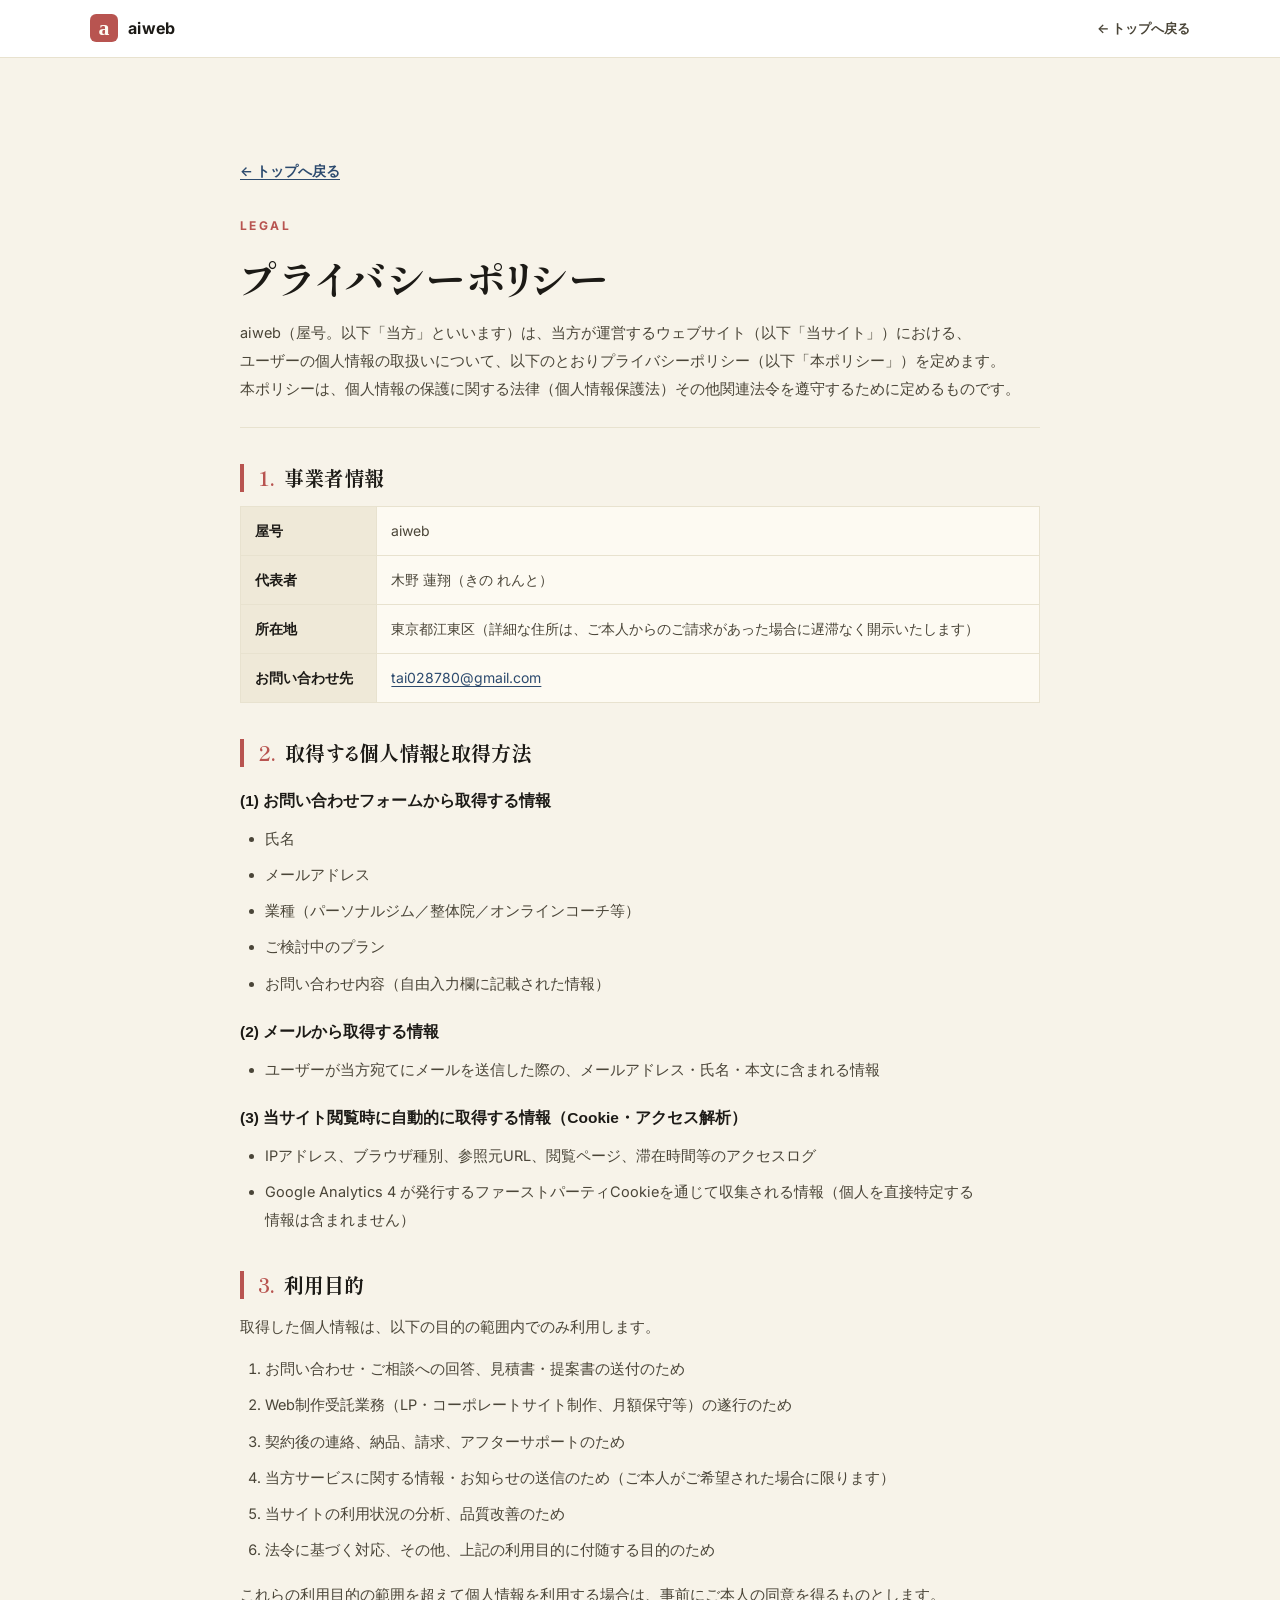
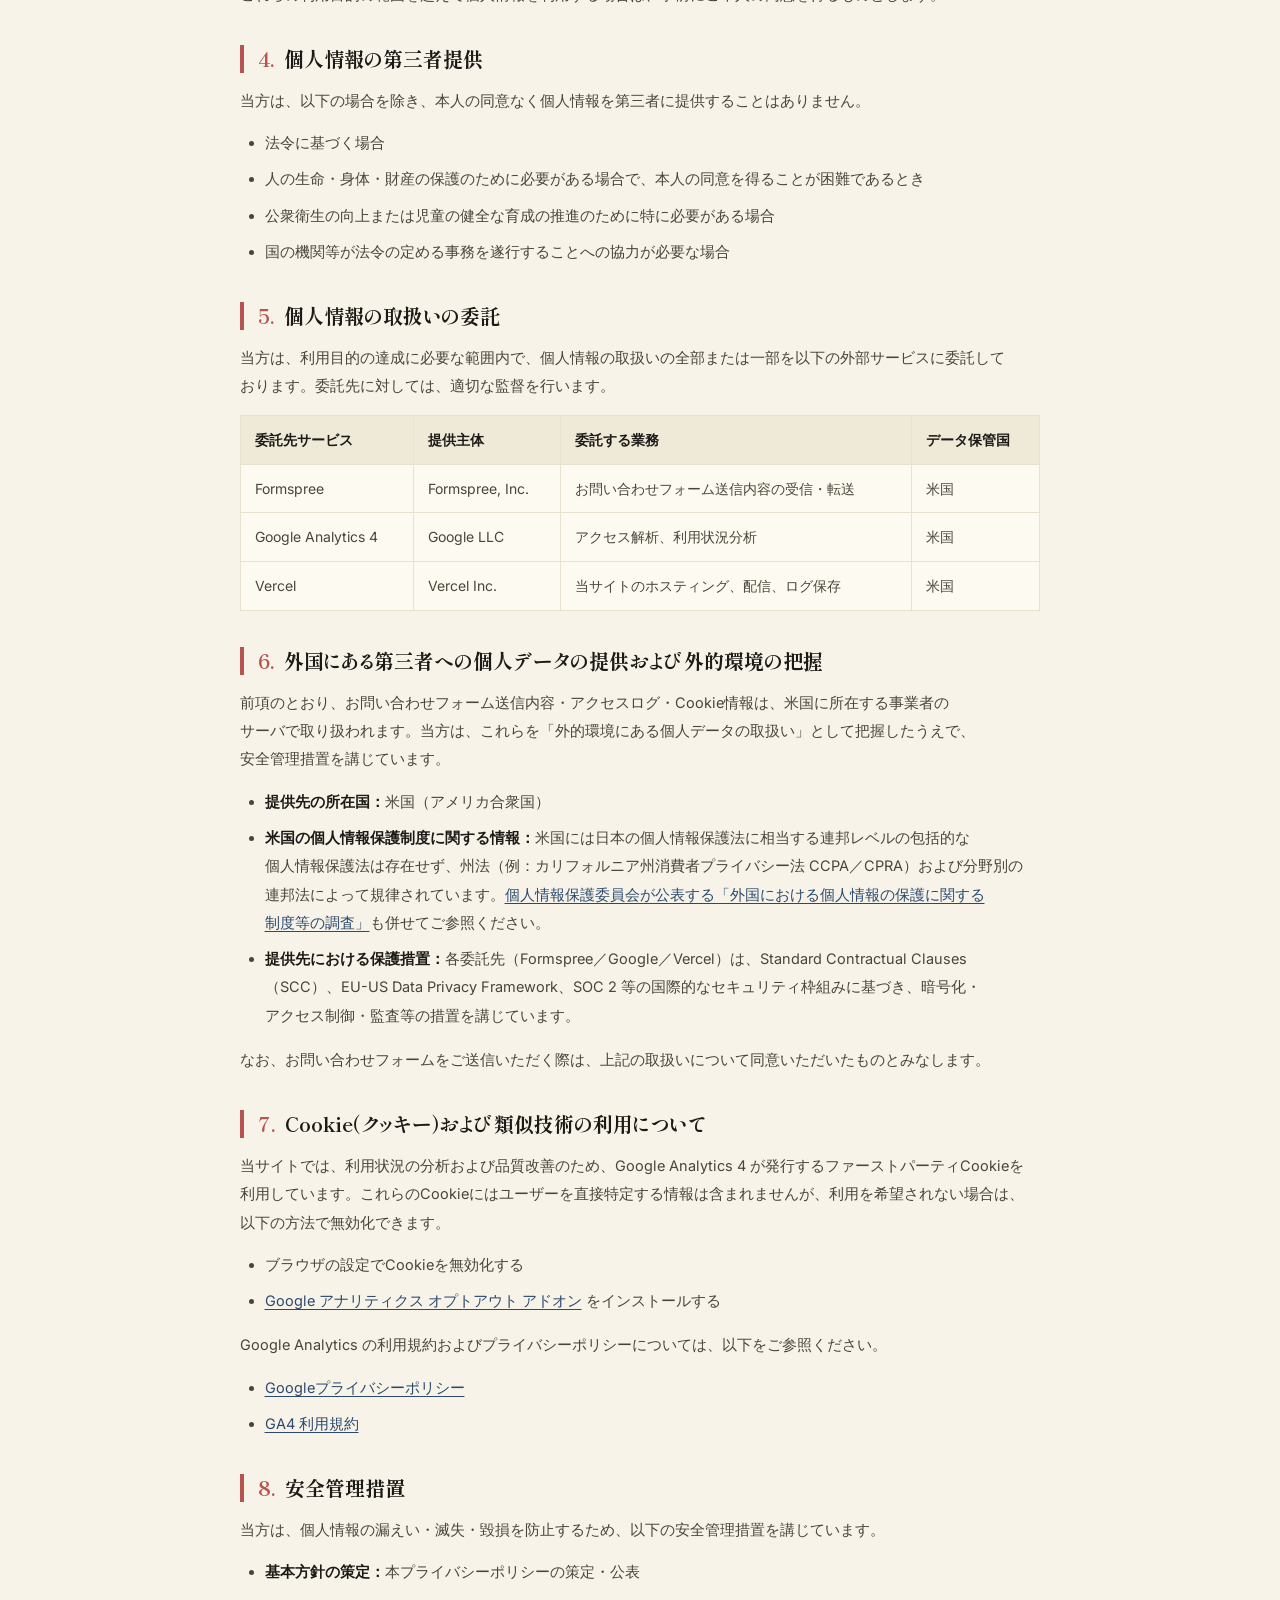
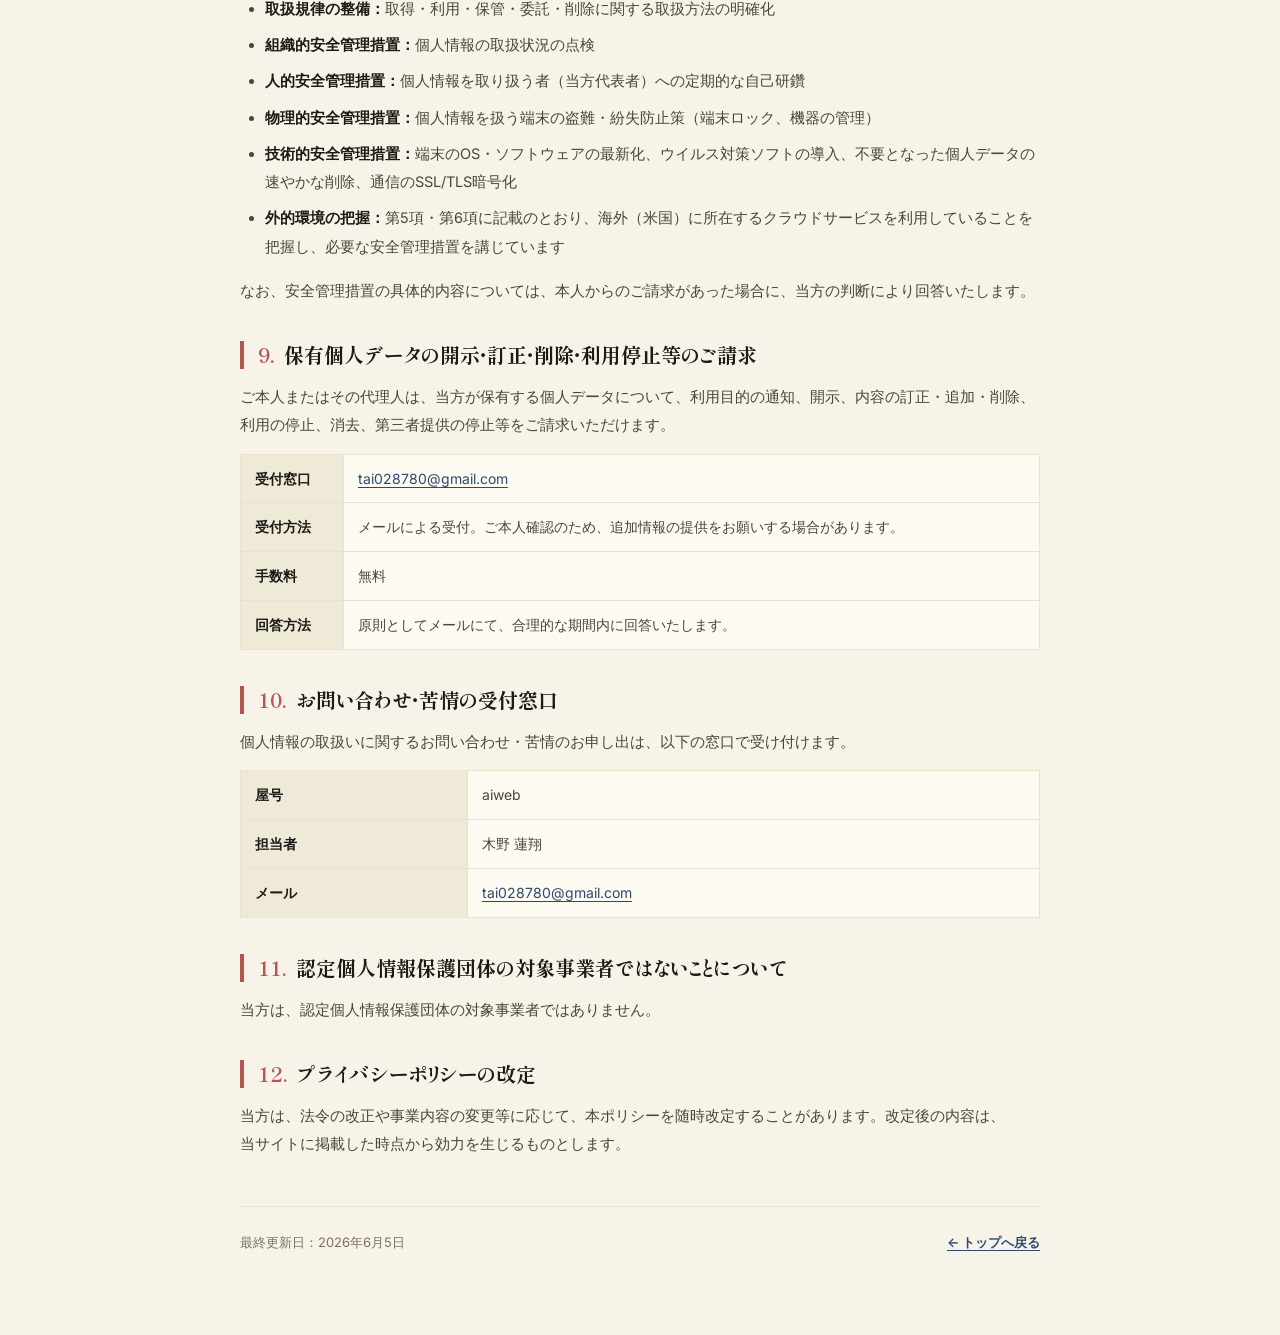
<file: privacy.html>
<!DOCTYPE html>
<html lang="ja">
<head>
<meta charset="UTF-8">
<meta name="viewport" content="width=device-width,initial-scale=1,viewport-fit=cover">
<meta name="format-detection" content="telephone=no">
<meta name="theme-color" content="#ffffff">

<title>プライバシーポリシー｜aiweb｜AI×Web制作×半額・倍速</title>
<meta name="description" content="aiweb（屋号）／代表 木野蓮翔。個人情報保護法に基づく、個人情報の取扱いに関するポリシー。">
<meta name="robots" content="noindex,follow">
<link rel="canonical" href="https://aiweb-lab.com/privacy.html">

<link rel="icon" href="assets/img/favicon.ico" sizes="32x32">
<link rel="icon" href="assets/img/icon.svg" type="image/svg+xml">
<link rel="apple-touch-icon" href="assets/img/apple-touch-icon.png">

<link rel="preconnect" href="https://fonts.googleapis.com">
<link rel="preconnect" href="https://fonts.gstatic.com" crossorigin>
<link rel="stylesheet" href="https://fonts.googleapis.com/css2?family=Inter:wght@400;500;600;700&family=Shippori+Mincho:wght@500;700;800&display=swap">
<link rel="stylesheet" href="assets/css/style.css">

<!-- GA4 (本番ドメインでのみロード) -->
<script>
window.dataLayer=window.dataLayer||[];function gtag(){dataLayer.push(arguments)}
if(location.hostname==='aiweb-lab.com'){
  const s=document.createElement('script');
  s.async=true;s.src='https://www.googletagmanager.com/gtag/js?id=G-5KFF7C0B7F';
  document.head.appendChild(s);
  gtag('js',new Date());
  gtag('config','G-5KFF7C0B7F',{anonymize_ip:true});
}
</script>

<style>
.legal{padding:96px 0 80px;background:var(--bg-1);min-height:100vh}
.legal-wrap{max-width:880px;margin-inline:auto;padding-inline:clamp(20px,4vw,40px)}
.legal-eyebrow{font-family:var(--ff-en);font-size:12px;letter-spacing:.2em;color:var(--vermilion);font-weight:700;text-transform:uppercase;margin-bottom:14px}
.legal h1{font-family:var(--ff-display);font-size:clamp(28px,3.6vw,40px);font-weight:700;letter-spacing:.02em;color:var(--fg);margin-bottom:14px;line-height:1.35}
.legal-lead{font-size:14.5px;color:var(--fg-muted);line-height:1.9;margin-bottom:48px;padding-bottom:24px;border-bottom:1px solid var(--border-subtle)}
.legal-content{counter-reset:sec}
.legal h2{font-family:var(--ff-display);font-size:20px;font-weight:700;color:var(--fg);margin:36px 0 14px;padding-left:14px;border-left:4px solid var(--vermilion);line-height:1.4;counter-increment:sec}
.legal h2::before{content:counter(sec) ". ";color:var(--vermilion);margin-right:4px}
.legal h3{font-family:var(--ff-jp);font-size:15.5px;font-weight:700;color:var(--fg);margin:20px 0 8px}
.legal p{font-size:14.5px;line-height:1.95;color:var(--fg-muted);margin-bottom:14px}
.legal ul,.legal ol{margin:10px 0 16px;padding-left:1.4em}
.legal ul li,.legal ol li{font-size:14.5px;line-height:1.95;color:var(--fg-muted);margin-bottom:8px;list-style:disc}
.legal ol li{list-style:decimal}
.legal strong{color:var(--fg);font-weight:700}
.legal a{color:var(--indigo);text-decoration:underline;text-underline-offset:3px}
.legal a:hover{color:var(--vermilion)}
.legal table{width:100%;border-collapse:collapse;margin:14px 0 20px;font-size:14px}
.legal table th,.legal table td{border:1px solid var(--border-subtle);padding:12px 14px;text-align:left;vertical-align:top;line-height:1.7}
.legal table th{background:var(--bg-3);font-weight:700;color:var(--fg)}
.legal table td{background:var(--bg-2);color:var(--fg-muted)}
.legal-foot{margin-top:48px;padding-top:24px;border-top:1px solid var(--border-subtle);font-size:13px;color:var(--fg-subtle);display:flex;justify-content:space-between;align-items:center;flex-wrap:wrap;gap:14px}
.legal-foot a{color:var(--indigo);font-weight:600}
.legal-back{display:inline-flex;align-items:center;gap:6px;font-size:13.5px;color:var(--fg-muted);font-weight:600;margin-bottom:32px}
.legal-back:hover{color:var(--vermilion)}
.mini-hdr{background:var(--bg-0);border-bottom:1px solid var(--border-subtle);padding:14px 0}
.mini-hdr-inner{max-width:var(--container);margin-inline:auto;padding-inline:clamp(20px,4vw,40px);display:flex;justify-content:space-between;align-items:center}
.mini-hdr .brand{display:flex;align-items:center;gap:10px;color:var(--fg);font-family:var(--ff-en);font-weight:700;font-size:16px;letter-spacing:.02em}
.mini-hdr .brand-mark{width:28px;height:28px;display:inline-flex;align-items:center;justify-content:center}
.mini-hdr-link{font-size:13px;color:var(--fg-muted);font-weight:600}
.mini-hdr-link:hover{color:var(--vermilion)}
@media (max-width:600px){.legal{padding:72px 0 56px} .legal table th{width:42%}}
</style>
</head>
<body>

<header class="mini-hdr">
  <div class="mini-hdr-inner">
    <a href="index.html" class="brand">
      <span class="brand-mark" aria-hidden="true">
        <svg viewBox="0 0 32 32" width="28" height="28"><rect width="32" height="32" rx="7" fill="#b85450"/><text x="16" y="24.5" font-family="'Noto Serif JP','Yu Mincho','MS Mincho',serif" font-size="25" font-weight="700" text-anchor="middle" fill="#fdfaf2">a</text></svg>
      </span>
      <span>aiweb</span>
    </a>
    <a href="index.html" class="mini-hdr-link">← トップへ戻る</a>
  </div>
</header>

<main class="legal">
  <div class="legal-wrap">

    <a href="index.html" class="legal-back">← トップへ戻る</a>

    <div class="legal-eyebrow">Legal</div>
    <h1>プライバシーポリシー</h1>
    <p class="legal-lead">
      aiweb（屋号。以下「当方」といいます）は、当方が運営するウェブサイト（以下「当サイト」）における、ユーザーの個人情報の取扱いについて、以下のとおりプライバシーポリシー（以下「本ポリシー」）を定めます。本ポリシーは、個人情報の保護に関する法律（個人情報保護法）その他関連法令を遵守するために定めるものです。
    </p>

    <div class="legal-content">

    <h2>事業者情報</h2>
    <table>
      <tbody>
        <tr><th>屋号</th><td>aiweb</td></tr>
        <tr><th>代表者</th><td>木野 蓮翔（きの れんと）</td></tr>
        <tr><th>所在地</th><td>東京都江東区（詳細な住所は、ご本人からのご請求があった場合に遅滞なく開示いたします）</td></tr>
        <tr><th>お問い合わせ先</th><td><a href="mailto:tai028780@gmail.com">tai028780@gmail.com</a></td></tr>
      </tbody>
    </table>

    <h2>取得する個人情報と取得方法</h2>

    <h3>(1) お問い合わせフォームから取得する情報</h3>
    <ul>
      <li>氏名</li>
      <li>メールアドレス</li>
      <li>業種（パーソナルジム／整体院／オンラインコーチ等）</li>
      <li>ご検討中のプラン</li>
      <li>お問い合わせ内容（自由入力欄に記載された情報）</li>
    </ul>

    <h3>(2) メールから取得する情報</h3>
    <ul>
      <li>ユーザーが当方宛てにメールを送信した際の、メールアドレス・氏名・本文に含まれる情報</li>
    </ul>

    <h3>(3) 当サイト閲覧時に自動的に取得する情報（Cookie・アクセス解析）</h3>
    <ul>
      <li>IPアドレス、ブラウザ種別、参照元URL、閲覧ページ、滞在時間等のアクセスログ</li>
      <li>Google Analytics 4 が発行するファーストパーティCookieを通じて収集される情報（個人を直接特定する情報は含まれません）</li>
    </ul>

    <h2>利用目的</h2>
    <p>取得した個人情報は、以下の目的の範囲内でのみ利用します。</p>
    <ol>
      <li>お問い合わせ・ご相談への回答、見積書・提案書の送付のため</li>
      <li>Web制作受託業務（LP・コーポレートサイト制作、月額保守等）の遂行のため</li>
      <li>契約後の連絡、納品、請求、アフターサポートのため</li>
      <li>当方サービスに関する情報・お知らせの送信のため（ご本人がご希望された場合に限ります）</li>
      <li>当サイトの利用状況の分析、品質改善のため</li>
      <li>法令に基づく対応、その他、上記の利用目的に付随する目的のため</li>
    </ol>
    <p>これらの利用目的の範囲を超えて個人情報を利用する場合は、事前にご本人の同意を得るものとします。</p>

    <h2>個人情報の第三者提供</h2>
    <p>当方は、以下の場合を除き、本人の同意なく個人情報を第三者に提供することはありません。</p>
    <ul>
      <li>法令に基づく場合</li>
      <li>人の生命・身体・財産の保護のために必要がある場合で、本人の同意を得ることが困難であるとき</li>
      <li>公衆衛生の向上または児童の健全な育成の推進のために特に必要がある場合</li>
      <li>国の機関等が法令の定める事務を遂行することへの協力が必要な場合</li>
    </ul>

    <h2>個人情報の取扱いの委託</h2>
    <p>当方は、利用目的の達成に必要な範囲内で、個人情報の取扱いの全部または一部を以下の外部サービスに委託しております。委託先に対しては、適切な監督を行います。</p>
    <table>
      <thead>
        <tr><th>委託先サービス</th><th>提供主体</th><th>委託する業務</th><th>データ保管国</th></tr>
      </thead>
      <tbody>
        <tr><td>Formspree</td><td>Formspree, Inc.</td><td>お問い合わせフォーム送信内容の受信・転送</td><td>米国</td></tr>
        <tr><td>Google Analytics 4</td><td>Google LLC</td><td>アクセス解析、利用状況分析</td><td>米国</td></tr>
        <tr><td>Vercel</td><td>Vercel Inc.</td><td>当サイトのホスティング、配信、ログ保存</td><td>米国</td></tr>
      </tbody>
    </table>

    <h2>外国にある第三者への個人データの提供および外的環境の把握</h2>
    <p>前項のとおり、お問い合わせフォーム送信内容・アクセスログ・Cookie情報は、米国に所在する事業者のサーバで取り扱われます。当方は、これらを「外的環境にある個人データの取扱い」として把握したうえで、安全管理措置を講じています。</p>
    <ul>
      <li><strong>提供先の所在国：</strong>米国（アメリカ合衆国）</li>
      <li><strong>米国の個人情報保護制度に関する情報：</strong>米国には日本の個人情報保護法に相当する連邦レベルの包括的な個人情報保護法は存在せず、州法（例：カリフォルニア州消費者プライバシー法 CCPA／CPRA）および分野別の連邦法によって規律されています。<a href="https://www.ppc.go.jp/personalinfo/legal/kaiseihogohou/#gaikoku" target="_blank" rel="noopener">個人情報保護委員会が公表する「外国における個人情報の保護に関する制度等の調査」</a>も併せてご参照ください。</li>
      <li><strong>提供先における保護措置：</strong>各委託先（Formspree／Google／Vercel）は、Standard Contractual Clauses（SCC）、EU-US Data Privacy Framework、SOC 2 等の国際的なセキュリティ枠組みに基づき、暗号化・アクセス制御・監査等の措置を講じています。</li>
    </ul>
    <p>なお、お問い合わせフォームをご送信いただく際は、上記の取扱いについて同意いただいたものとみなします。</p>

    <h2>Cookie（クッキー）および類似技術の利用について</h2>
    <p>当サイトでは、利用状況の分析および品質改善のため、Google Analytics 4 が発行するファーストパーティCookieを利用しています。これらのCookieにはユーザーを直接特定する情報は含まれませんが、利用を希望されない場合は、以下の方法で無効化できます。</p>
    <ul>
      <li>ブラウザの設定でCookieを無効化する</li>
      <li><a href="https://tools.google.com/dlpage/gaoptout?hl=ja" target="_blank" rel="noopener">Google アナリティクス オプトアウト アドオン</a> をインストールする</li>
    </ul>
    <p>Google Analytics の利用規約およびプライバシーポリシーについては、以下をご参照ください。</p>
    <ul>
      <li><a href="https://policies.google.com/privacy?hl=ja" target="_blank" rel="noopener">Googleプライバシーポリシー</a></li>
      <li><a href="https://marketingplatform.google.com/about/analytics/terms/jp/" target="_blank" rel="noopener">GA4 利用規約</a></li>
    </ul>

    <h2>安全管理措置</h2>
    <p>当方は、個人情報の漏えい・滅失・毀損を防止するため、以下の安全管理措置を講じています。</p>
    <ul>
      <li><strong>基本方針の策定：</strong>本プライバシーポリシーの策定・公表</li>
      <li><strong>取扱規律の整備：</strong>取得・利用・保管・委託・削除に関する取扱方法の明確化</li>
      <li><strong>組織的安全管理措置：</strong>個人情報の取扱状況の点検</li>
      <li><strong>人的安全管理措置：</strong>個人情報を取り扱う者（当方代表者）への定期的な自己研鑽</li>
      <li><strong>物理的安全管理措置：</strong>個人情報を扱う端末の盗難・紛失防止策（端末ロック、機器の管理）</li>
      <li><strong>技術的安全管理措置：</strong>端末のOS・ソフトウェアの最新化、ウイルス対策ソフトの導入、不要となった個人データの速やかな削除、通信のSSL/TLS暗号化</li>
      <li><strong>外的環境の把握：</strong>第5項・第6項に記載のとおり、海外（米国）に所在するクラウドサービスを利用していることを把握し、必要な安全管理措置を講じています</li>
    </ul>
    <p>なお、安全管理措置の具体的内容については、本人からのご請求があった場合に、当方の判断により回答いたします。</p>

    <h2>保有個人データの開示・訂正・削除・利用停止等のご請求</h2>
    <p>ご本人またはその代理人は、当方が保有する個人データについて、利用目的の通知、開示、内容の訂正・追加・削除、利用の停止、消去、第三者提供の停止等をご請求いただけます。</p>
    <table>
      <tbody>
        <tr><th>受付窓口</th><td><a href="mailto:tai028780@gmail.com">tai028780@gmail.com</a></td></tr>
        <tr><th>受付方法</th><td>メールによる受付。ご本人確認のため、追加情報の提供をお願いする場合があります。</td></tr>
        <tr><th>手数料</th><td>無料</td></tr>
        <tr><th>回答方法</th><td>原則としてメールにて、合理的な期間内に回答いたします。</td></tr>
      </tbody>
    </table>

    <h2>お問い合わせ・苦情の受付窓口</h2>
    <p>個人情報の取扱いに関するお問い合わせ・苦情のお申し出は、以下の窓口で受け付けます。</p>
    <table>
      <tbody>
        <tr><th>屋号</th><td>aiweb</td></tr>
        <tr><th>担当者</th><td>木野 蓮翔</td></tr>
        <tr><th>メール</th><td><a href="mailto:tai028780@gmail.com">tai028780@gmail.com</a></td></tr>
      </tbody>
    </table>

    <h2>認定個人情報保護団体の対象事業者ではないことについて</h2>
    <p>当方は、認定個人情報保護団体の対象事業者ではありません。</p>

    <h2>プライバシーポリシーの改定</h2>
    <p>当方は、法令の改正や事業内容の変更等に応じて、本ポリシーを随時改定することがあります。改定後の内容は、当サイトに掲載した時点から効力を生じるものとします。</p>

    </div>

    <div class="legal-foot">
      <span>最終更新日：2026年6月5日</span>
      <a href="index.html">← トップへ戻る</a>
    </div>

  </div>
</main>

</body>
</html>
</file>
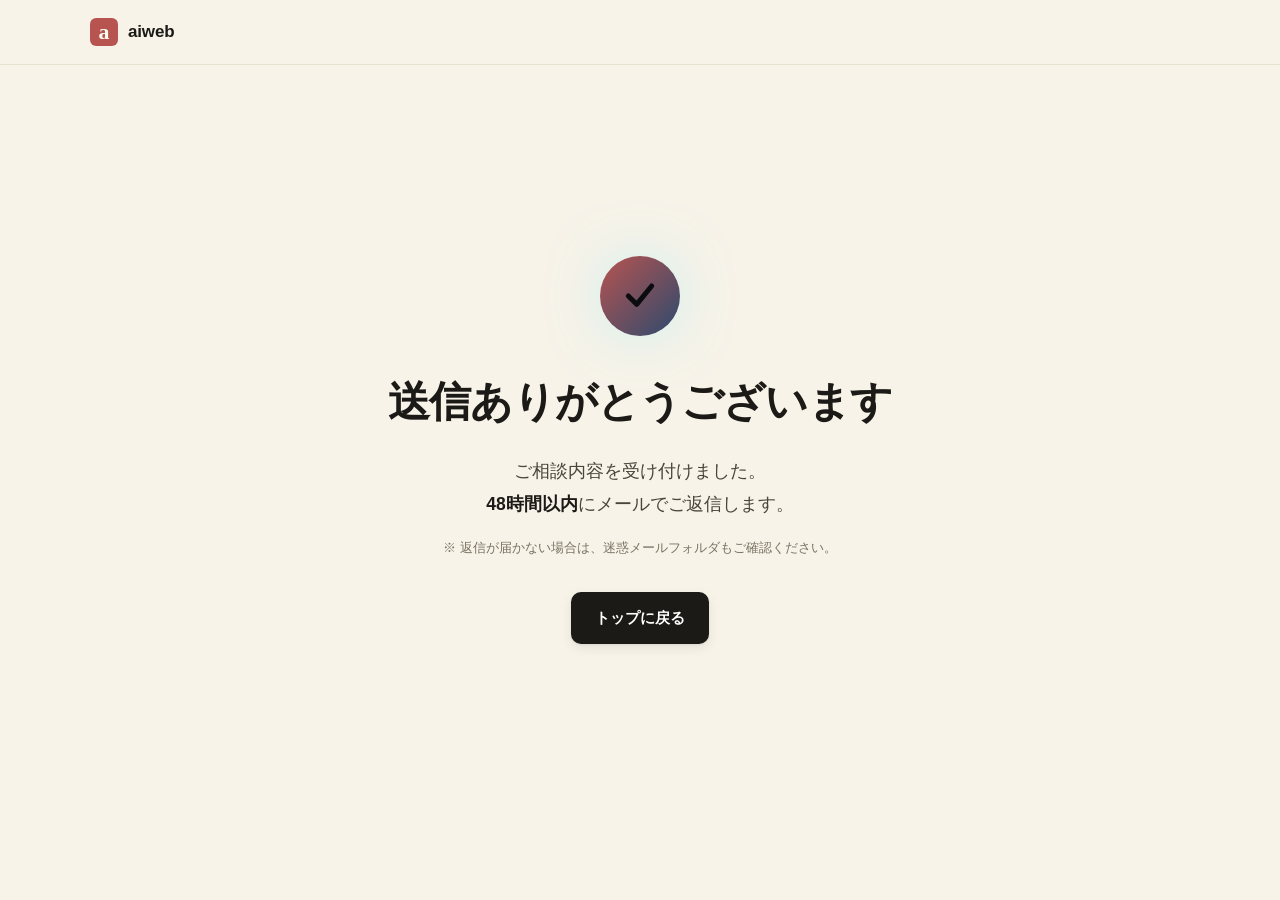
<file: thanks.html>
<!DOCTYPE html>
<html lang="ja">
<head>
<meta charset="UTF-8">
<meta name="viewport" content="width=device-width,initial-scale=1">
<meta name="robots" content="noindex,nofollow">
<title>送信完了 | aiweb｜AI×Web制作×半額・倍速</title>
<link rel="stylesheet" href="assets/css/style.css">
<style>
  .thanks{min-height:100svh;display:grid;place-items:center;padding:80px 24px;text-align:center}
  .thanks h1{font-size:clamp(28px,4vw,42px);margin-bottom:16px;letter-spacing:-.02em}
  .thanks p{color:var(--fg-muted);max-width:560px;margin:0 auto 16px;line-height:1.85}
  .check-mark{
    width:80px;height:80px;border-radius:50%;
    background:var(--grad);display:grid;place-items:center;
    margin:0 auto 28px;
    box-shadow:0 0 60px -10px rgba(110,231,255,.5);
  }
  .check-mark svg{width:40px;height:40px;color:#0a0c10}
</style>
</head>
<body>
<header class="site-header" data-elevated="true">
  <div class="container header-inner">
    <a href="index.html" class="brand">
      <span class="brand-mark"><svg viewBox="0 0 32 32" width="28" height="28"><rect width="32" height="32" rx="7" fill="#b85450"/><text x="16" y="24.5" font-family="'Noto Serif JP','Yu Mincho','MS Mincho',serif" font-size="25" font-weight="700" text-anchor="middle" fill="#fdfaf2">a</text></svg></span>
      <span class="brand-text">aiweb</span>
    </a>
  </div>
</header>
<main class="thanks">
  <div>
    <div class="check-mark"><svg viewBox="0 0 24 24" fill="none"><path d="M5 12l5 5 9-11" stroke="currentColor" stroke-width="3" stroke-linecap="round" stroke-linejoin="round"/></svg></div>
    <h1>送信ありがとうございます</h1>
    <p>
      ご相談内容を受け付けました。<br>
      <b style="color:var(--fg)">48時間以内</b>にメールでご返信します。
    </p>
    <p style="font-size:13px;color:var(--fg-subtle);margin-bottom:32px">
      ※ 返信が届かない場合は、迷惑メールフォルダもご確認ください。
    </p>
    <a class="btn-primary" href="index.html">トップに戻る</a>
  </div>
</main>
</body>
</html>
</file>
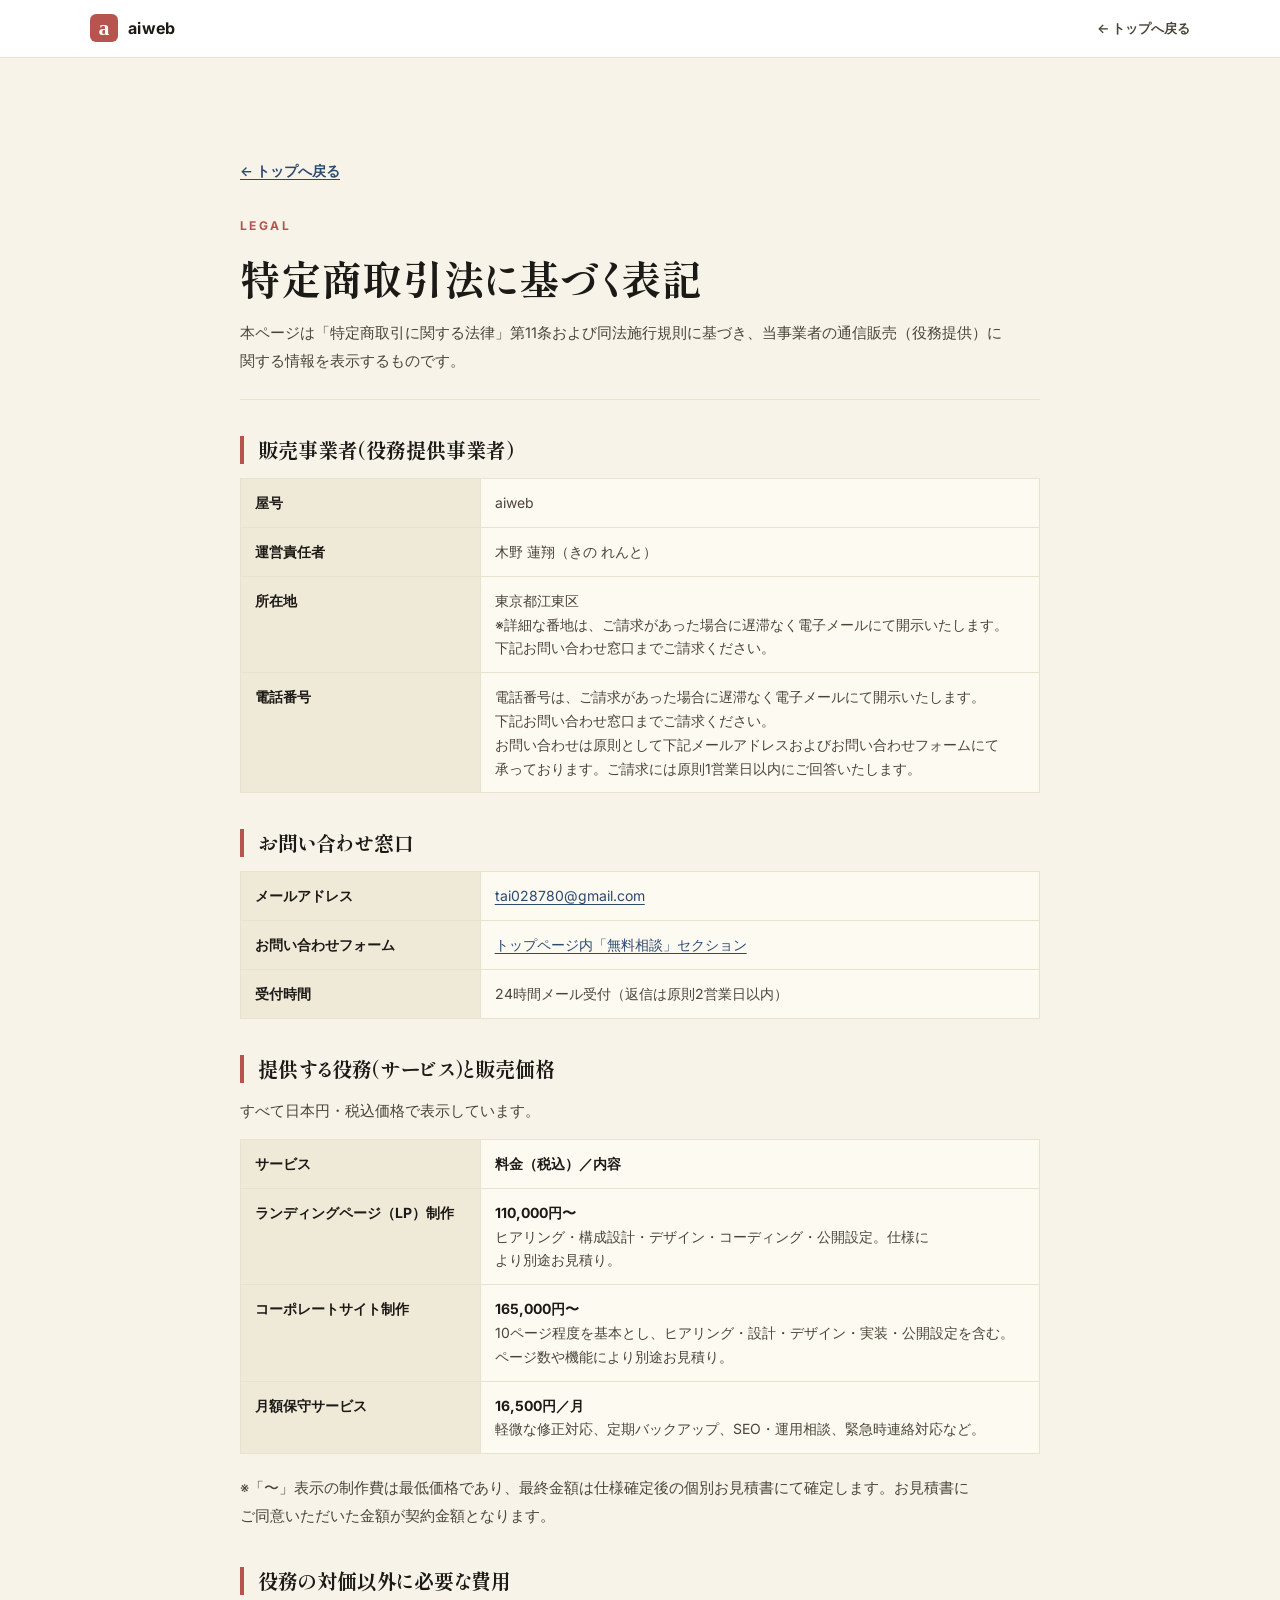
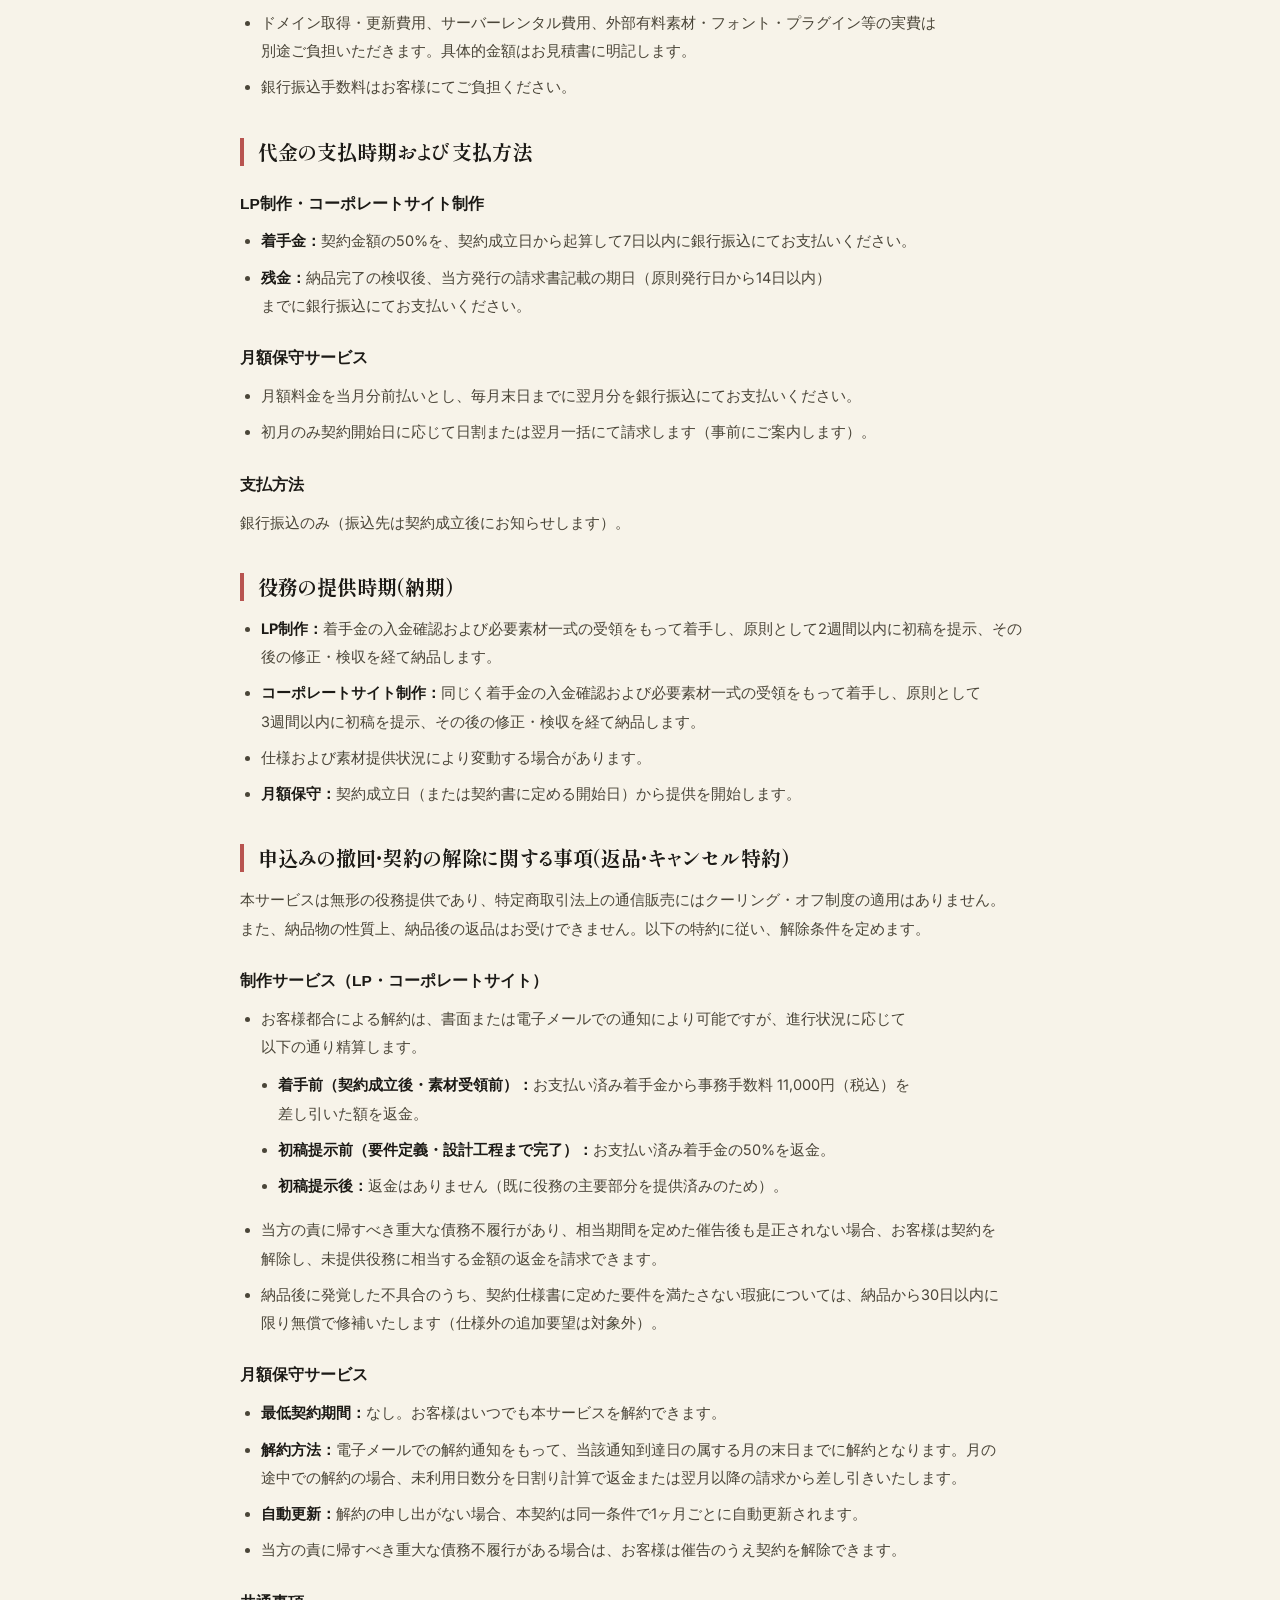
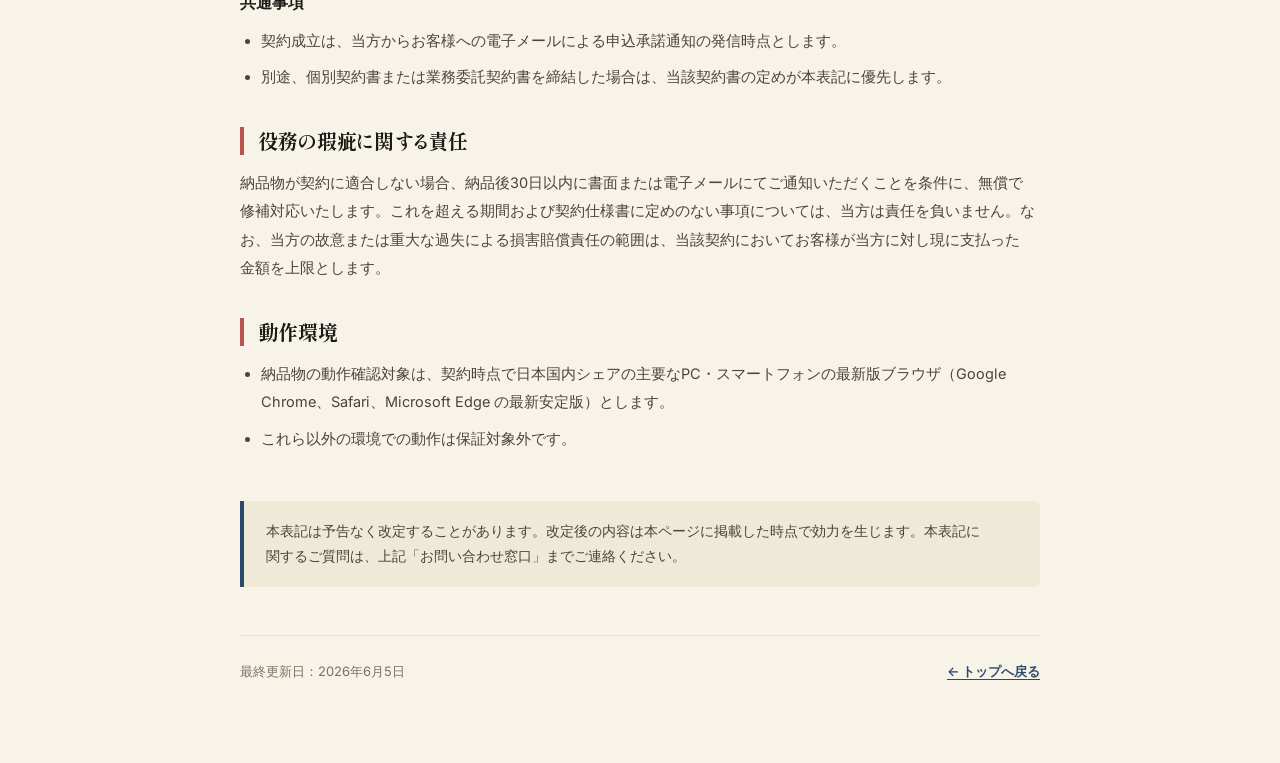
<file: tokushoho.html>
<!DOCTYPE html>
<html lang="ja">
<head>
<meta charset="UTF-8">
<meta name="viewport" content="width=device-width,initial-scale=1,viewport-fit=cover">
<meta name="format-detection" content="telephone=no">
<meta name="theme-color" content="#ffffff">

<title>特定商取引法に基づく表記｜aiweb｜AI×Web制作×半額・倍速</title>
<meta name="description" content="aiweb（屋号）／代表 木野蓮翔。特定商取引法第11条に基づく、販売価格・支払時期・引渡時期・解約条件等の表記。">
<meta name="robots" content="noindex,follow">
<link rel="canonical" href="https://aiweb-lab.com/tokushoho.html">

<link rel="icon" href="assets/img/favicon.ico" sizes="32x32">
<link rel="icon" href="assets/img/icon.svg" type="image/svg+xml">
<link rel="apple-touch-icon" href="assets/img/apple-touch-icon.png">

<link rel="preconnect" href="https://fonts.googleapis.com">
<link rel="preconnect" href="https://fonts.gstatic.com" crossorigin>
<link rel="stylesheet" href="https://fonts.googleapis.com/css2?family=Inter:wght@400;500;600;700&family=Shippori+Mincho:wght@500;700;800&display=swap">
<link rel="stylesheet" href="assets/css/style.css">

<!-- GA4 (本番ドメインでのみロード) -->
<script>
window.dataLayer=window.dataLayer||[];function gtag(){dataLayer.push(arguments)}
if(location.hostname==='aiweb-lab.com'){
  const s=document.createElement('script');
  s.async=true;s.src='https://www.googletagmanager.com/gtag/js?id=G-5KFF7C0B7F';
  document.head.appendChild(s);
  gtag('js',new Date());
  gtag('config','G-5KFF7C0B7F',{anonymize_ip:true});
}
</script>

<style>
.legal{padding:96px 0 80px;background:var(--bg-1);min-height:100vh}
.legal-wrap{max-width:880px;margin-inline:auto;padding-inline:clamp(20px,4vw,40px)}
.legal-eyebrow{font-family:var(--ff-en);font-size:12px;letter-spacing:.2em;color:var(--vermilion);font-weight:700;text-transform:uppercase;margin-bottom:14px}
.legal h1{font-family:var(--ff-display);font-size:clamp(28px,3.6vw,40px);font-weight:700;letter-spacing:.02em;color:var(--fg);margin-bottom:14px;line-height:1.35}
.legal-lead{font-size:14.5px;color:var(--fg-muted);line-height:1.9;margin-bottom:48px;padding-bottom:24px;border-bottom:1px solid var(--border-subtle)}
.legal h2{font-family:var(--ff-display);font-size:20px;font-weight:700;color:var(--fg);margin:36px 0 14px;padding-left:14px;border-left:4px solid var(--vermilion);line-height:1.4}
.legal h3{font-family:var(--ff-jp);font-size:15.5px;font-weight:700;color:var(--fg);margin:24px 0 10px}
.legal p{font-size:14.5px;line-height:1.95;color:var(--fg-muted);margin-bottom:14px}
.legal ul,.legal ol{margin:10px 0 16px;padding-left:1.2em}
.legal ul li,.legal ol li{font-size:14.5px;line-height:1.95;color:var(--fg-muted);margin-bottom:8px;list-style:disc}
.legal ol li{list-style:decimal}
.legal strong{color:var(--fg);font-weight:700}
.legal a{color:var(--indigo);text-decoration:underline;text-underline-offset:3px}
.legal a:hover{color:var(--vermilion)}
.legal table{width:100%;border-collapse:collapse;margin:14px 0 20px;font-size:14px}
.legal table th,.legal table td{border:1px solid var(--border-subtle);padding:12px 14px;text-align:left;vertical-align:top;line-height:1.7}
.legal table th{background:var(--bg-3);font-weight:700;color:var(--fg);white-space:normal;width:30%}
.legal table td{background:var(--bg-2);color:var(--fg-muted)}
.legal table td strong{color:var(--fg)}
.legal-note{margin-top:48px;padding:18px 22px;background:var(--bg-3);border-left:4px solid var(--indigo);font-size:13.5px;line-height:1.85;color:var(--fg-muted);border-radius:0 6px 6px 0}
.legal-foot{margin-top:48px;padding-top:24px;border-top:1px solid var(--border-subtle);font-size:13px;color:var(--fg-subtle);display:flex;justify-content:space-between;align-items:center;flex-wrap:wrap;gap:14px}
.legal-foot a{color:var(--indigo);font-weight:600}
.legal-back{display:inline-flex;align-items:center;gap:6px;font-size:13.5px;color:var(--fg-muted);font-weight:600;margin-bottom:32px}
.legal-back:hover{color:var(--vermilion)}
.mini-hdr{background:var(--bg-0);border-bottom:1px solid var(--border-subtle);padding:14px 0}
.mini-hdr-inner{max-width:var(--container);margin-inline:auto;padding-inline:clamp(20px,4vw,40px);display:flex;justify-content:space-between;align-items:center}
.mini-hdr .brand{display:flex;align-items:center;gap:10px;color:var(--fg);font-family:var(--ff-en);font-weight:700;font-size:16px;letter-spacing:.02em}
.mini-hdr .brand-mark{width:28px;height:28px;display:inline-flex;align-items:center;justify-content:center}
.mini-hdr-link{font-size:13px;color:var(--fg-muted);font-weight:600}
.mini-hdr-link:hover{color:var(--vermilion)}
@media (max-width:600px){.legal{padding:72px 0 56px} .legal table th{width:42%}}
</style>
</head>
<body>

<header class="mini-hdr">
  <div class="mini-hdr-inner">
    <a href="index.html" class="brand">
      <span class="brand-mark" aria-hidden="true">
        <svg viewBox="0 0 32 32" width="28" height="28"><rect width="32" height="32" rx="7" fill="#b85450"/><text x="16" y="24.5" font-family="'Noto Serif JP','Yu Mincho','MS Mincho',serif" font-size="25" font-weight="700" text-anchor="middle" fill="#fdfaf2">a</text></svg>
      </span>
      <span>aiweb</span>
    </a>
    <a href="index.html" class="mini-hdr-link">← トップへ戻る</a>
  </div>
</header>

<main class="legal">
  <div class="legal-wrap">

    <a href="index.html" class="legal-back">← トップへ戻る</a>

    <div class="legal-eyebrow">Legal</div>
    <h1>特定商取引法に基づく表記</h1>
    <p class="legal-lead">本ページは「特定商取引に関する法律」第11条および同法施行規則に基づき、当事業者の通信販売（役務提供）に関する情報を表示するものです。</p>

    <h2>販売事業者（役務提供事業者）</h2>
    <table>
      <tbody>
        <tr><th>屋号</th><td>aiweb</td></tr>
        <tr><th>運営責任者</th><td>木野 蓮翔（きの れんと）</td></tr>
        <tr><th>所在地</th><td>東京都江東区<br>※詳細な番地は、ご請求があった場合に遅滞なく電子メールにて開示いたします。下記お問い合わせ窓口までご請求ください。</td></tr>
        <tr><th>電話番号</th><td>電話番号は、ご請求があった場合に遅滞なく電子メールにて開示いたします。下記お問い合わせ窓口までご請求ください。<br>お問い合わせは原則として下記メールアドレスおよびお問い合わせフォームにて承っております。ご請求には原則1営業日以内にご回答いたします。</td></tr>
      </tbody>
    </table>

    <h2>お問い合わせ窓口</h2>
    <table>
      <tbody>
        <tr><th>メールアドレス</th><td><a href="mailto:tai028780@gmail.com">tai028780@gmail.com</a></td></tr>
        <tr><th>お問い合わせフォーム</th><td><a href="index.html#contact">トップページ内「無料相談」セクション</a></td></tr>
        <tr><th>受付時間</th><td>24時間メール受付（返信は原則2営業日以内）</td></tr>
      </tbody>
    </table>

    <h2>提供する役務（サービス）と販売価格</h2>
    <p>すべて日本円・税込価格で表示しています。</p>
    <table>
      <thead><tr><th>サービス</th><td><strong>料金（税込）／内容</strong></td></tr></thead>
      <tbody>
        <tr>
          <th>ランディングページ（LP）制作</th>
          <td><strong>110,000円〜</strong><br>ヒアリング・構成設計・デザイン・コーディング・公開設定。仕様により別途お見積り。</td>
        </tr>
        <tr>
          <th>コーポレートサイト制作</th>
          <td><strong>165,000円〜</strong><br>10ページ程度を基本とし、ヒアリング・設計・デザイン・実装・公開設定を含む。ページ数や機能により別途お見積り。</td>
        </tr>
        <tr>
          <th>月額保守サービス</th>
          <td><strong>16,500円／月</strong><br>軽微な修正対応、定期バックアップ、SEO・運用相談、緊急時連絡対応など。</td>
        </tr>
      </tbody>
    </table>
    <p>※「〜」表示の制作費は最低価格であり、最終金額は仕様確定後の個別お見積書にて確定します。お見積書にご同意いただいた金額が契約金額となります。</p>

    <h2>役務の対価以外に必要な費用</h2>
    <ul>
      <li>ドメイン取得・更新費用、サーバーレンタル費用、外部有料素材・フォント・プラグイン等の実費は別途ご負担いただきます。具体的金額はお見積書に明記します。</li>
      <li>銀行振込手数料はお客様にてご負担ください。</li>
    </ul>

    <h2>代金の支払時期および支払方法</h2>

    <h3>LP制作・コーポレートサイト制作</h3>
    <ul>
      <li><strong>着手金：</strong>契約金額の50%を、契約成立日から起算して7日以内に銀行振込にてお支払いください。</li>
      <li><strong>残金：</strong>納品完了の検収後、当方発行の請求書記載の期日（原則発行日から14日以内）までに銀行振込にてお支払いください。</li>
    </ul>

    <h3>月額保守サービス</h3>
    <ul>
      <li>月額料金を当月分前払いとし、毎月末日までに翌月分を銀行振込にてお支払いください。</li>
      <li>初月のみ契約開始日に応じて日割または翌月一括にて請求します（事前にご案内します）。</li>
    </ul>

    <h3>支払方法</h3>
    <p>銀行振込のみ（振込先は契約成立後にお知らせします）。</p>

    <h2>役務の提供時期（納期）</h2>
    <ul>
      <li><strong>LP制作：</strong>着手金の入金確認および必要素材一式の受領をもって着手し、原則として2週間以内に初稿を提示、その後の修正・検収を経て納品します。</li>
      <li><strong>コーポレートサイト制作：</strong>同じく着手金の入金確認および必要素材一式の受領をもって着手し、原則として3週間以内に初稿を提示、その後の修正・検収を経て納品します。</li>
      <li>仕様および素材提供状況により変動する場合があります。</li>
      <li><strong>月額保守：</strong>契約成立日（または契約書に定める開始日）から提供を開始します。</li>
    </ul>

    <h2>申込みの撤回・契約の解除に関する事項（返品・キャンセル特約）</h2>
    <p>本サービスは無形の役務提供であり、特定商取引法上の通信販売にはクーリング・オフ制度の適用はありません。また、納品物の性質上、納品後の返品はお受けできません。以下の特約に従い、解除条件を定めます。</p>

    <h3>制作サービス（LP・コーポレートサイト）</h3>
    <ul>
      <li>お客様都合による解約は、書面または電子メールでの通知により可能ですが、進行状況に応じて以下の通り精算します。
        <ul>
          <li><strong>着手前（契約成立後・素材受領前）：</strong>お支払い済み着手金から事務手数料 11,000円（税込）を差し引いた額を返金。</li>
          <li><strong>初稿提示前（要件定義・設計工程まで完了）：</strong>お支払い済み着手金の50%を返金。</li>
          <li><strong>初稿提示後：</strong>返金はありません（既に役務の主要部分を提供済みのため）。</li>
        </ul>
      </li>
      <li>当方の責に帰すべき重大な債務不履行があり、相当期間を定めた催告後も是正されない場合、お客様は契約を解除し、未提供役務に相当する金額の返金を請求できます。</li>
      <li>納品後に発覚した不具合のうち、契約仕様書に定めた要件を満たさない瑕疵については、納品から30日以内に限り無償で修補いたします（仕様外の追加要望は対象外）。</li>
    </ul>

    <h3>月額保守サービス</h3>
    <ul>
      <li><strong>最低契約期間：</strong>なし。お客様はいつでも本サービスを解約できます。</li>
      <li><strong>解約方法：</strong>電子メールでの解約通知をもって、当該通知到達日の属する月の末日までに解約となります。月の途中での解約の場合、未利用日数分を日割り計算で返金または翌月以降の請求から差し引きいたします。</li>
      <li><strong>自動更新：</strong>解約の申し出がない場合、本契約は同一条件で1ヶ月ごとに自動更新されます。</li>
      <li>当方の責に帰すべき重大な債務不履行がある場合は、お客様は催告のうえ契約を解除できます。</li>
    </ul>

    <h3>共通事項</h3>
    <ul>
      <li>契約成立は、当方からお客様への電子メールによる申込承諾通知の発信時点とします。</li>
      <li>別途、個別契約書または業務委託契約書を締結した場合は、当該契約書の定めが本表記に優先します。</li>
    </ul>

    <h2>役務の瑕疵に関する責任</h2>
    <p>納品物が契約に適合しない場合、納品後30日以内に書面または電子メールにてご通知いただくことを条件に、無償で修補対応いたします。これを超える期間および契約仕様書に定めのない事項については、当方は責任を負いません。なお、当方の故意または重大な過失による損害賠償責任の範囲は、当該契約においてお客様が当方に対し現に支払った金額を上限とします。</p>

    <h2>動作環境</h2>
    <ul>
      <li>納品物の動作確認対象は、契約時点で日本国内シェアの主要なPC・スマートフォンの最新版ブラウザ（Google Chrome、Safari、Microsoft Edge の最新安定版）とします。</li>
      <li>これら以外の環境での動作は保証対象外です。</li>
    </ul>

    <div class="legal-note">
      本表記は予告なく改定することがあります。改定後の内容は本ページに掲載した時点で効力を生じます。本表記に関するご質問は、上記「お問い合わせ窓口」までご連絡ください。
    </div>

    <div class="legal-foot">
      <span>最終更新日：2026年6月5日</span>
      <a href="index.html">← トップへ戻る</a>
    </div>

  </div>
</main>

</body>
</html>
</file>
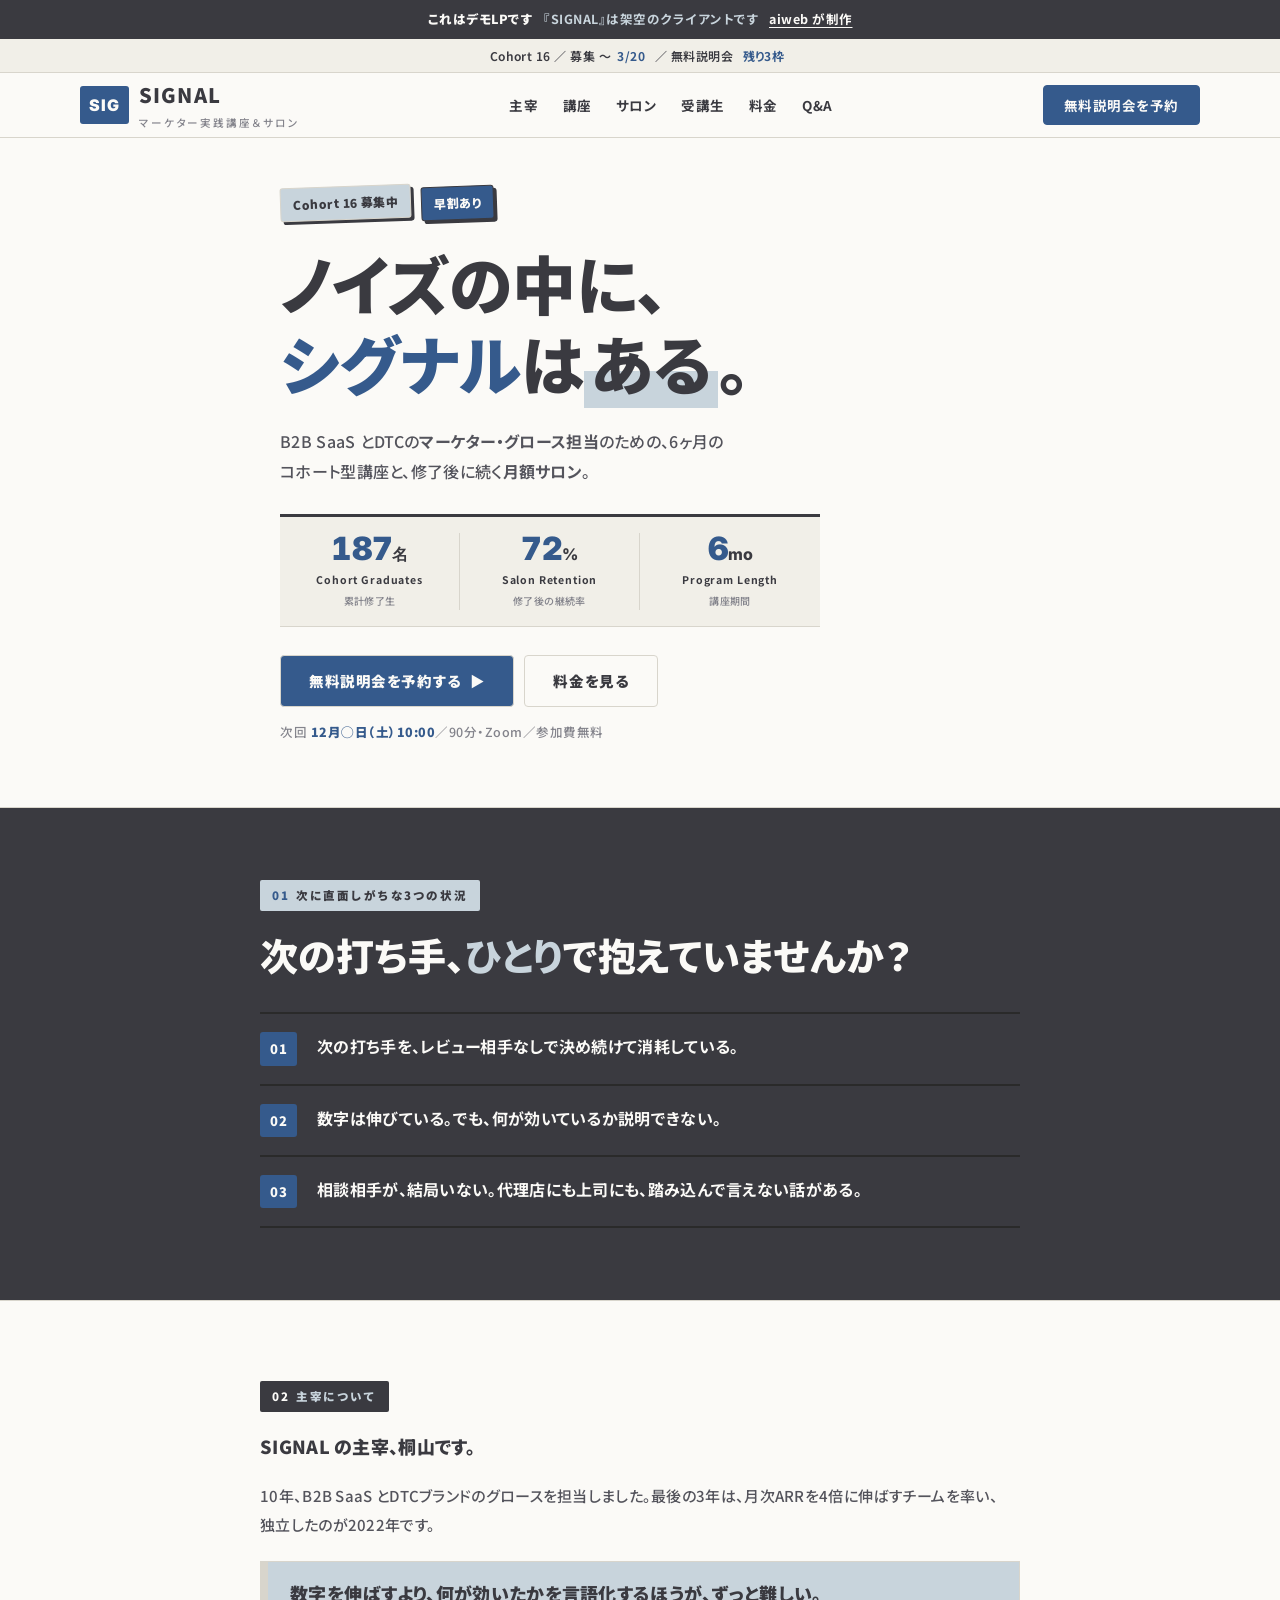
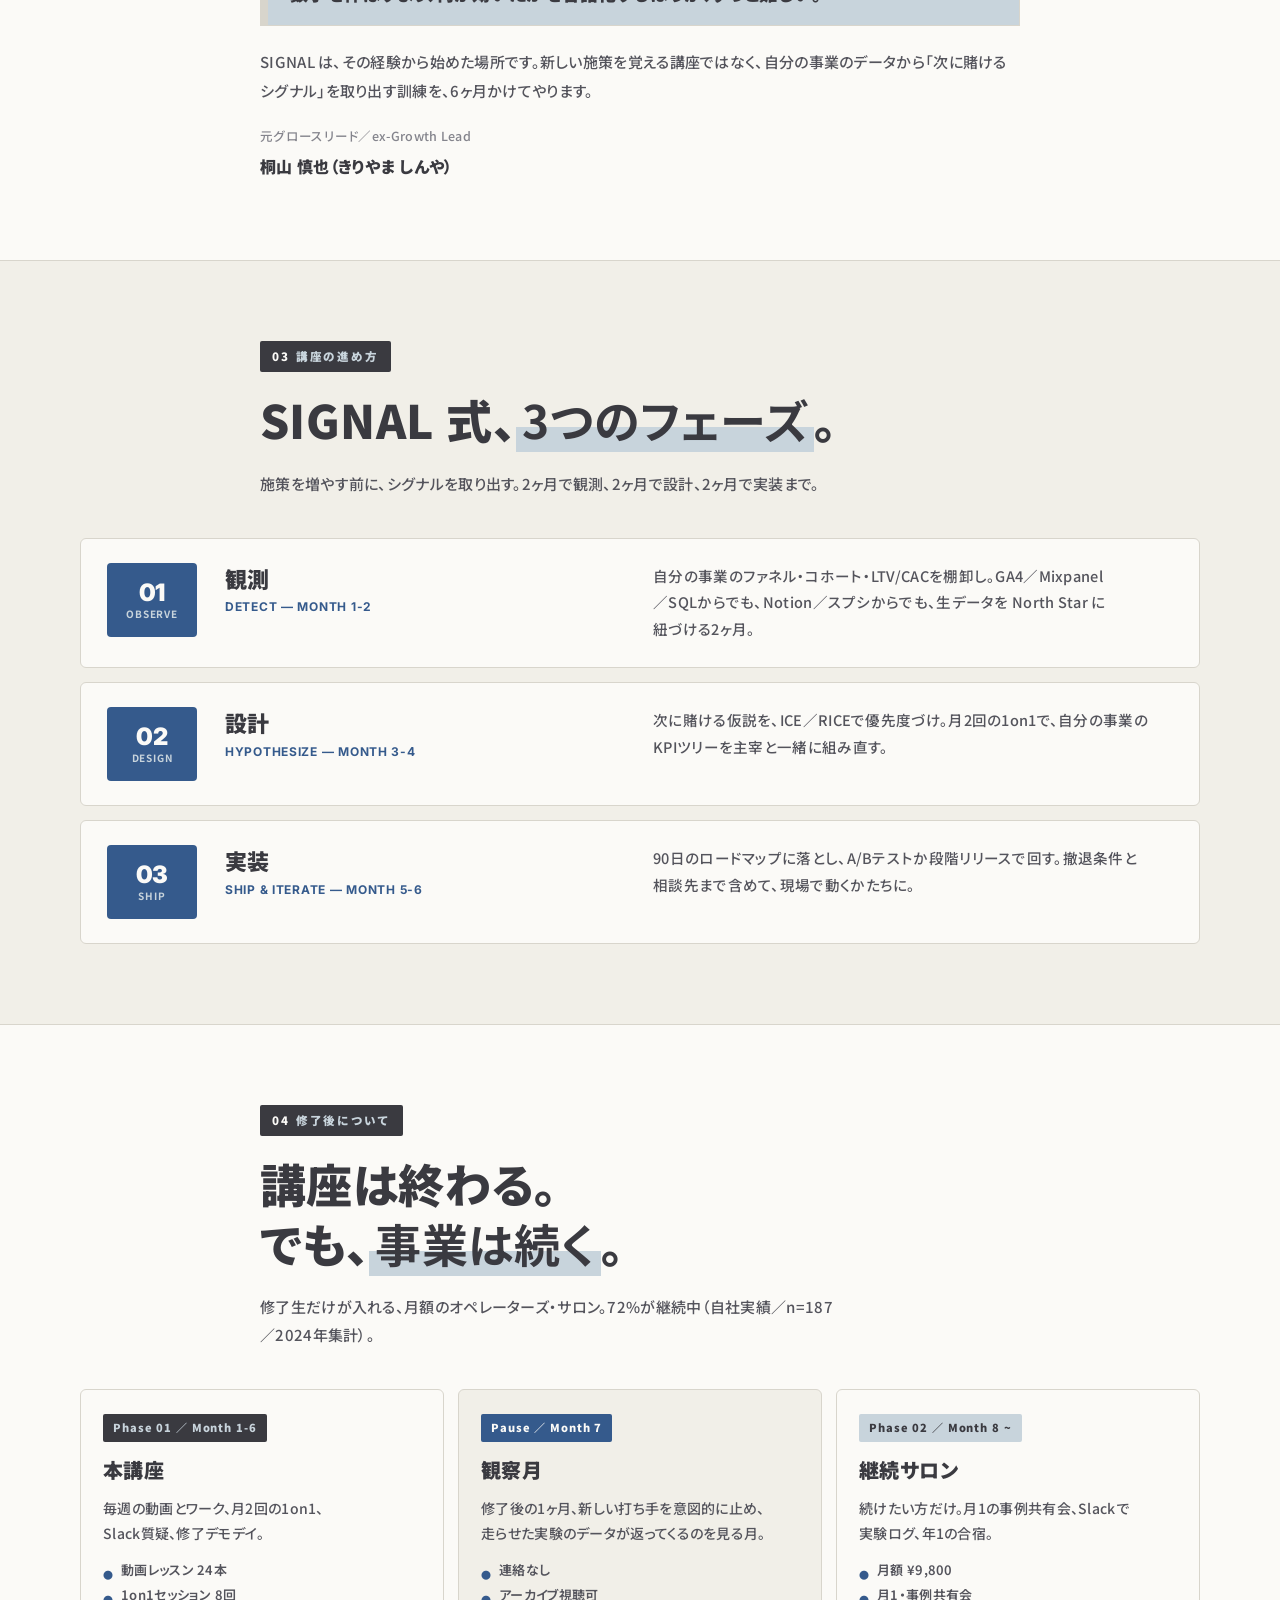
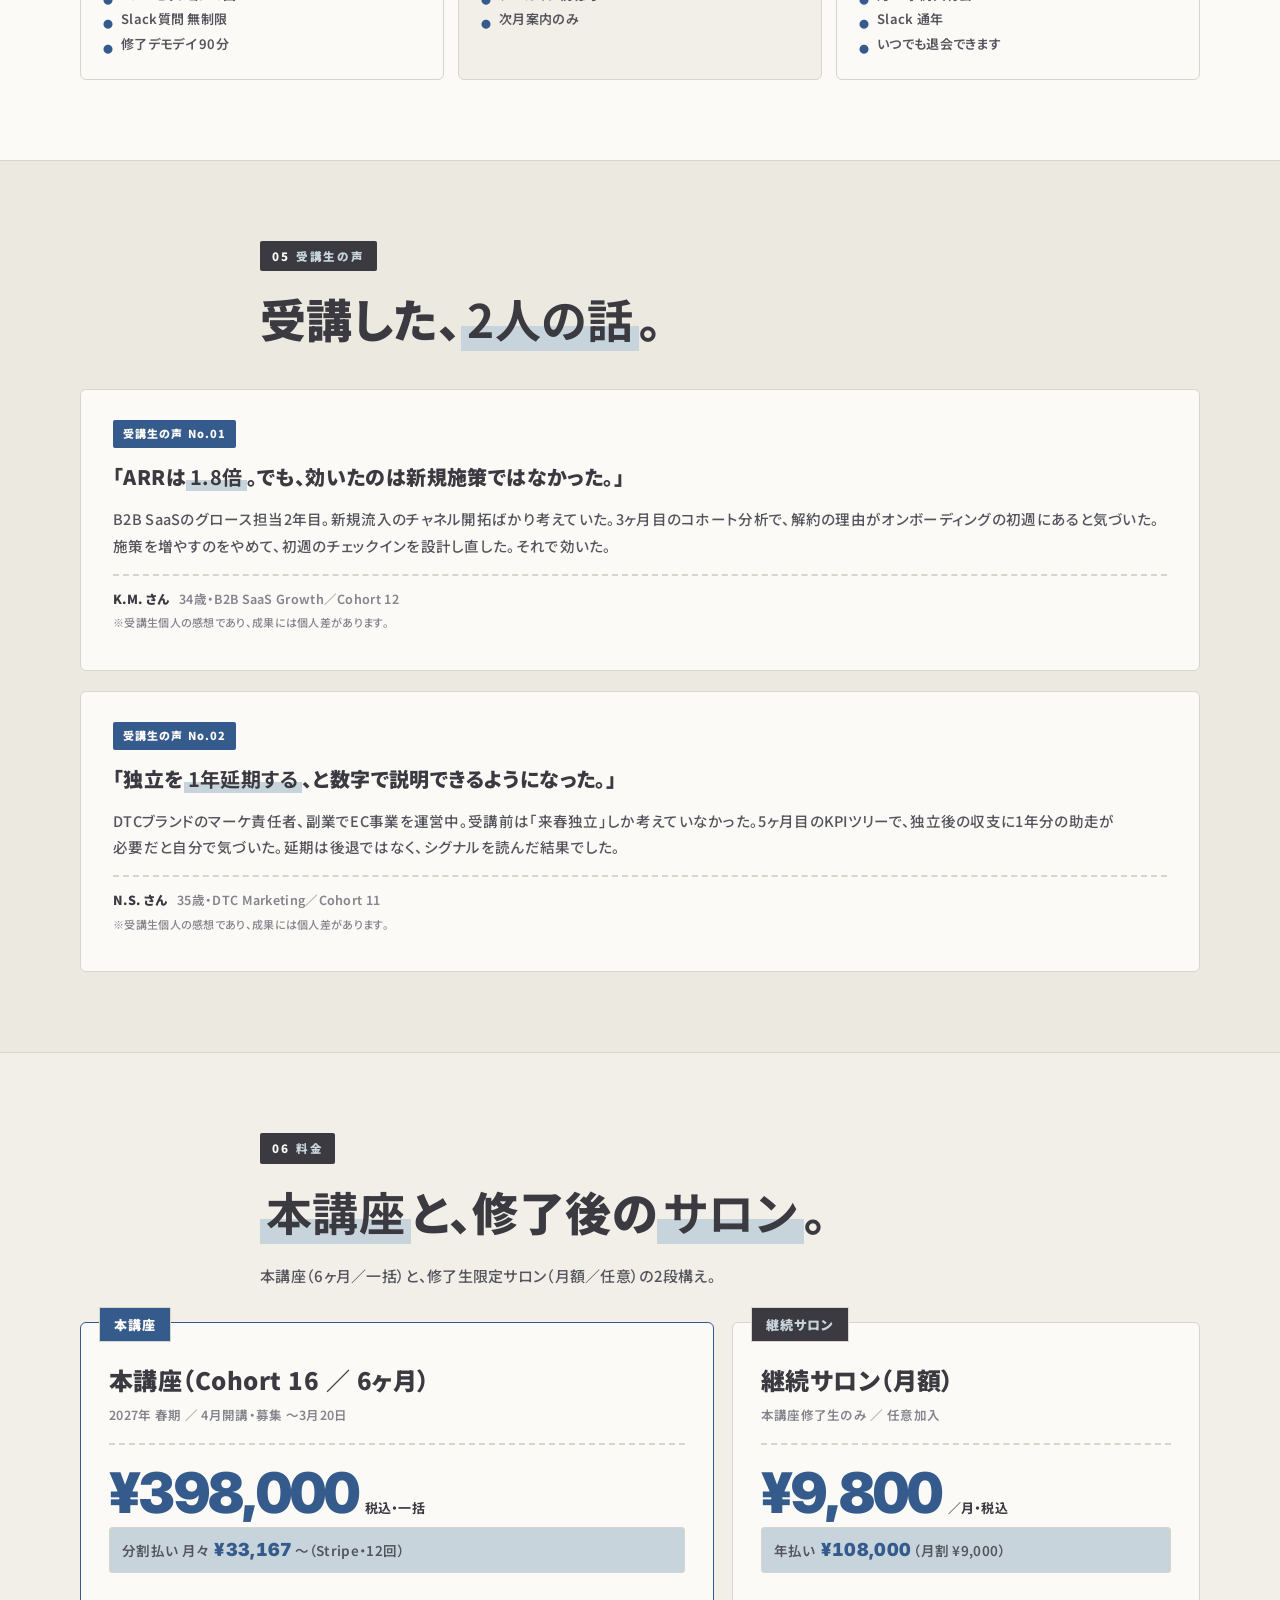
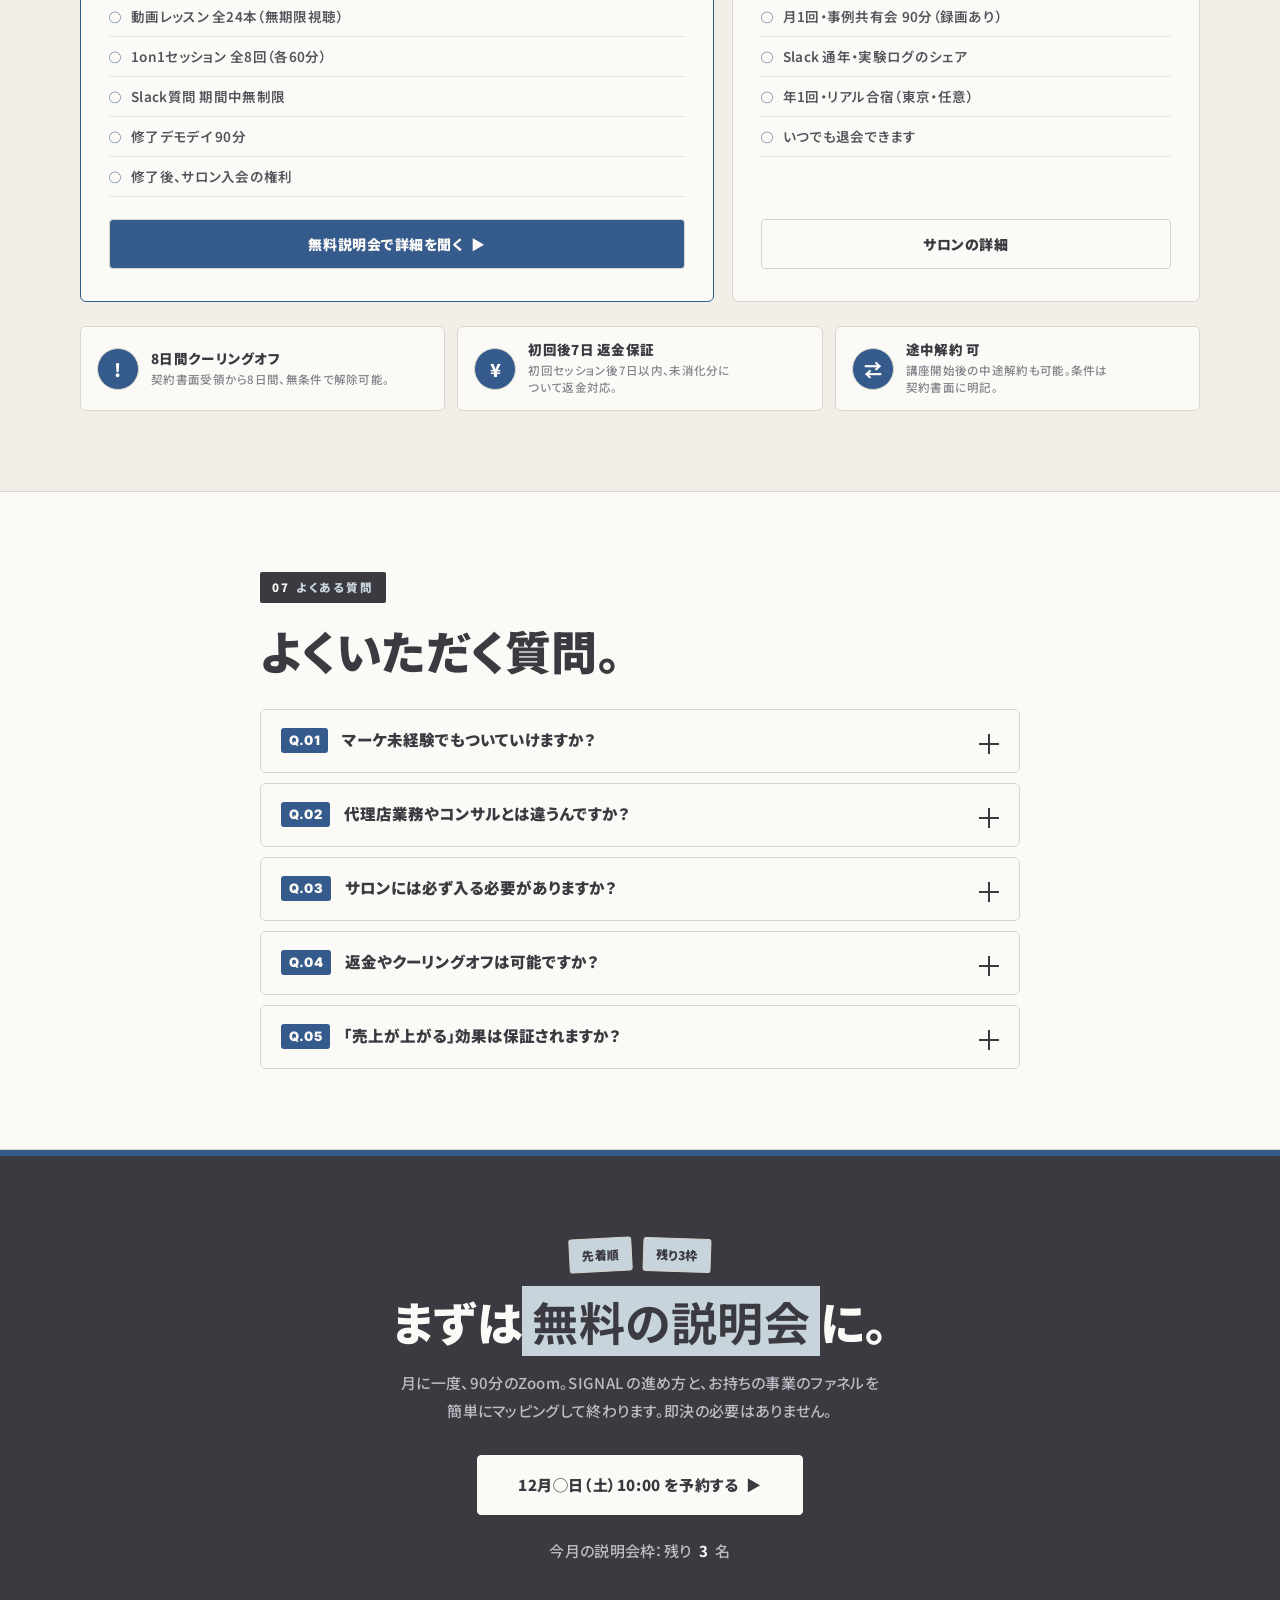
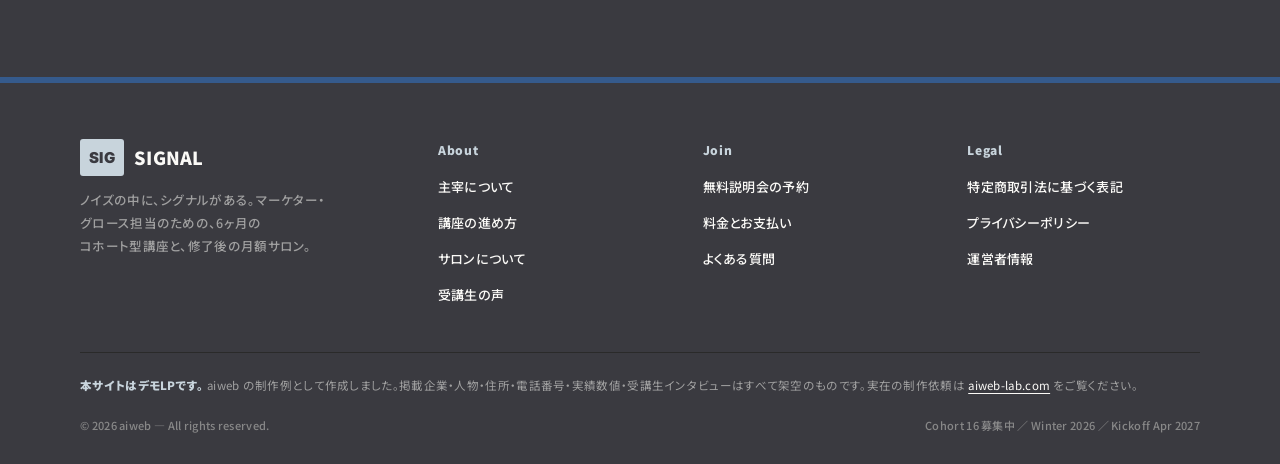
<file: demos/academy.html>
<!DOCTYPE html>
<html lang="ja">
<head>
<meta charset="UTF-8">
<meta name="viewport" content="width=device-width,initial-scale=1">
<meta name="robots" content="noindex,follow">
<title>【デモLP】SIGNAL｜マーケター実践講座＆サロン制作例 ─ aiweb</title>
<meta name="description" content="aiweb 制作のデモLP。架空のマーケター向け実践講座＆サロン『SIGNAL』を題材とした制作例。掲載人物・実績はすべて架空です。">
<link rel="canonical" href="https://aiweb-lab.com/demos/academy.html">

<meta property="og:title" content="【デモLP】SIGNAL｜マーケター実践講座＆サロン制作例 ─ aiweb">
<meta property="og:description" content="aiweb 制作のデモLP。架空のマーケター向け実践講座＆サロンを題材とした制作例。">
<meta property="og:type" content="website">
<meta property="og:image" content="https://placehold.co/1200x630/ffffff/1d4ed8?text=SIGNAL">
<meta name="twitter:card" content="summary_large_image">

<link rel="preconnect" href="https://fonts.googleapis.com">
<link rel="preconnect" href="https://fonts.gstatic.com" crossorigin>
<link rel="preload" as="style" href="https://fonts.googleapis.com/css2?family=Noto+Sans+JP:wght@400;500;700;900&family=Inter:wght@600;700;800;900&display=swap" onload="this.onload=null;this.rel='stylesheet'">
<noscript><link rel="stylesheet" href="https://fonts.googleapis.com/css2?family=Noto+Sans+JP:wght@400;500;700;900&family=Inter:wght@600;700;800;900&display=swap"></noscript>

<script type="application/ld+json">
{"@context":"https://schema.org","@type":"WebPage","name":"【デモLP】SIGNAL - マーケター講座制作例","description":"aiweb 制作のデモLP。","isPartOf":{"@type":"WebSite","name":"aiweb","url":"https://aiweb-lab.com/"}}
</script>

<style>
:root{
  --c-red:#355a8c;
  --c-red-d:#243f63;
  --c-yellow:#c8d4dc;
  --c-yellow-d:#a7b6c2;
  --c-bg:#fbfaf7;
  --c-bg-2:#f1efe8;
  --c-bg-3:#ebe9e0;
  --c-ink:#3a3a40;
  --c-ink-2:#54545c;
  --c-mute:#84848c;
  --c-line:#d8d5cc;
  --c-line-soft:#e8e5db;

  --ff-en:"Inter",-apple-system,BlinkMacSystemFont,sans-serif;
  --ff-ja:"Noto Sans JP","Inter","Hiragino Sans","ヒラギノ角ゴ ProN","Yu Gothic Bold",Meiryo,sans-serif;

  --max:1200px;
  --max-narrow:840px;
  --pad:clamp(20px,4vw,40px);
}

*,*::before,*::after{box-sizing:border-box}
*{margin:0;padding:0}
html{scroll-behavior:smooth;-webkit-text-size-adjust:100%}
body{
  background:var(--c-bg);color:var(--c-ink-2);
  font-family:var(--ff-ja);font-size:15px;line-height:1.8;
  letter-spacing:.02em;font-feature-settings:"palt";
  -webkit-font-smoothing:antialiased;
  word-break:auto-phrase;line-break:strict;
}
h1,h2,h3,h4{text-wrap:balance}
p,li,blockquote,dd{text-wrap:pretty}
img,svg{display:block;max-width:100%;height:auto}
button{font:inherit;color:inherit;background:none;border:0;cursor:pointer}
a{color:inherit;text-decoration:none}
ul,ol{list-style:none}
h1,h2,h3,h4{font-family:var(--ff-ja);font-weight:900;color:var(--c-ink);line-height:1.35;letter-spacing:.02em;text-wrap:balance}
::selection{background:var(--c-yellow);color:var(--c-ink)}

.wrap{max-width:var(--max);margin-inline:auto;padding-inline:var(--pad)}
.br-pc{display:inline}.br-sp{display:none}
@media (max-width:768px){.br-pc{display:none}.br-sp{display:inline}}

/* demo banner */
.demo-banner{position:sticky;top:0;z-index:60;background:var(--c-ink);color:var(--c-yellow);padding:8px var(--pad);font-size:12.5px;text-align:center;letter-spacing:.04em;font-weight:700}
.demo-banner strong{color:var(--c-bg);margin-right:10px;font-weight:900}
.demo-banner a{text-decoration:underline;text-underline-offset:3px;margin-left:10px;color:var(--c-bg)}

/* top tape */
.top-tape{background:var(--c-bg-2);color:var(--c-ink);text-align:center;padding:6px var(--pad);font-size:12px;font-weight:600;letter-spacing:.04em;border-bottom:1px solid var(--c-line)}
.top-tape b{color:var(--c-red);margin-inline:6px;font-weight:700}

/* header */
.hdr{position:sticky;top:34px;z-index:50;background:var(--c-bg);border-bottom:1px solid var(--c-line)}
.hdr-inner{display:flex;align-items:center;justify-content:space-between;height:64px;max-width:var(--max);margin-inline:auto;padding-inline:var(--pad)}
.brand{display:flex;align-items:center;gap:10px;color:var(--c-ink)}
.brand .mark{background:var(--c-red);color:var(--c-bg);font-family:var(--ff-en);font-weight:900;font-size:16px;letter-spacing:.06em;padding:5px 9px;border-radius:3px}
.brand .name{font-family:var(--ff-ja);font-weight:900;font-size:20px;letter-spacing:.06em;color:var(--c-ink)}
.brand .name small{display:block;font-size:10.5px;letter-spacing:.18em;font-weight:500;color:var(--c-mute);margin-top:1px}
.nav-pc{display:flex;gap:24px;font-size:13.5px;letter-spacing:.04em;color:var(--c-ink);font-weight:700}
.nav-pc a:hover{color:var(--c-red)}
.hdr-cta{font-size:13.5px;letter-spacing:.04em;padding:11px 20px;background:var(--c-red);color:var(--c-bg);font-weight:700;border:1px solid var(--c-red);border-radius:4px;white-space:nowrap;line-height:1.2}
.hdr-cta:hover{background:var(--c-red-d);border-color:var(--c-red-d)}
.burger{display:none;width:38px;height:38px;position:relative;border:1px solid var(--c-line);background:var(--c-yellow);border-radius:4px}
.burger span{position:absolute;left:8px;right:8px;height:2px;background:var(--c-ink)}
.burger span:nth-child(1){top:11px}.burger span:nth-child(2){top:17px}.burger span:nth-child(3){top:23px}
.burger.is-open span:nth-child(1){top:17px;transform:rotate(45deg)}
.burger.is-open span:nth-child(2){opacity:0}
.burger.is-open span:nth-child(3){top:17px;transform:rotate(-45deg)}
@media (max-width:900px){.nav-pc,.hdr-cta{display:none} .burger{display:block}}

/* drawer */
.drawer{position:fixed;inset:0 0 0 auto;width:min(86%,340px);background:var(--c-bg);z-index:80;transform:translateX(100%);padding:72px 28px 32px;border-left:3px solid var(--c-ink)}
.drawer.is-open{transform:translateX(0)}
.drawer-bd{position:fixed;inset:0;background:rgba(10,10,10,.5);opacity:0;pointer-events:none;z-index:75}
.drawer-bd.is-open{opacity:1;pointer-events:auto}
.drawer ul{display:flex;flex-direction:column;gap:14px;margin-bottom:24px}
.drawer ul a{font-family:var(--ff-ja);font-size:17px;letter-spacing:.04em;color:var(--c-ink);font-weight:900;padding:10px 0;border-bottom:1px solid var(--c-line)}
.drawer-cta{display:block;text-align:center;background:var(--c-red);color:var(--c-bg);padding:14px;font-size:14px;border-radius:4px;font-weight:900;border:1px solid var(--c-line);white-space:nowrap;line-height:1.2}
.drawer-close{position:absolute;top:18px;right:18px;width:36px;height:36px;font-size:24px;color:var(--c-mute)}

/* chapter label */
.chap{display:inline-block;background:var(--c-ink);color:var(--c-yellow);font-family:var(--ff-ja);font-size:11.5px;letter-spacing:.16em;font-weight:900;padding:5px 12px;margin-bottom:18px;border-radius:2px}
.chap em{color:var(--c-bg);font-style:normal;margin-right:6px}

h2.section-title{font-size:clamp(28px,4vw,46px);line-height:1.3;margin-bottom:20px;font-weight:900;letter-spacing:.01em}
h2.section-title b{background:linear-gradient(transparent 62%,var(--c-yellow) 62%);padding:0 6px}
.lede{font-size:15px;line-height:1.85;color:var(--c-ink-2);max-width:680px;font-weight:500}

/* badge */
.badge{display:inline-block;background:var(--c-yellow);color:var(--c-ink);font-family:var(--ff-ja);font-weight:900;font-size:12px;letter-spacing:.04em;padding:5px 12px;border:1px solid var(--c-line);border-radius:3px;transform:rotate(-2deg);box-shadow:3px 3px 0 var(--c-ink)}
.badge-red{background:var(--c-red);color:var(--c-bg);border-color:var(--c-ink)}

/* btn */
.btn{display:inline-flex;align-items:center;justify-content:center;gap:8px;font-size:14.5px;letter-spacing:.04em;font-weight:900;padding:16px 28px;border-radius:4px;border:1px solid var(--c-line);transition:transform .12s ease,background .12s ease;white-space:nowrap;line-height:1.2;text-align:center}
.btn-primary{background:var(--c-red);color:var(--c-bg)}
.btn-primary:hover{background:var(--c-red-d);transform:translate(-1px,-1px);box-shadow:3px 3px 0 var(--c-ink)}
.btn-primary::after{content:"▶"}
.btn-yellow{background:var(--c-yellow);color:var(--c-ink)}
.btn-yellow:hover{background:var(--c-yellow-d);transform:translate(-1px,-1px);box-shadow:3px 3px 0 var(--c-ink)}
.btn-yellow::after{content:"▶"}
.btn-ghost{background:var(--c-bg);color:var(--c-ink)}
.btn-ghost:hover{background:var(--c-ink);color:var(--c-bg)}

/* FV */
.fv{padding:48px 0 64px;background:var(--c-bg);border-bottom:1px solid var(--c-line);position:relative}
.fv-grid{display:grid;grid-template-columns:minmax(0,720px);justify-content:center;gap:0;align-items:center;max-width:var(--max);margin-inline:auto;padding-inline:var(--pad)}
.fv-badges{display:flex;gap:10px;flex-wrap:wrap;margin-bottom:22px}
.fv h1{font-family:var(--ff-ja);font-weight:900;font-size:clamp(28px,6vw,64px);line-height:1.25;letter-spacing:0;color:var(--c-ink);margin-bottom:24px;word-break:auto-phrase;text-wrap:balance}
.fv h1 em{font-style:normal;color:var(--c-red)}
.fv h1 b{background:linear-gradient(transparent 60%,var(--c-yellow) 60%);padding:0 6px;font-weight:900}
.fv-sub{font-size:16px;line-height:1.9;color:var(--c-ink-2);margin-bottom:28px;max-width:540px;font-weight:500}
.fv-meta{display:grid;grid-template-columns:repeat(3,1fr);border-top:3px solid var(--c-ink);border-bottom:1px solid var(--c-line);padding-block:16px;margin-bottom:28px;max-width:540px;background:var(--c-bg-2)}
.fv-meta li{padding-inline:14px;border-right:1px solid var(--c-line);text-align:center}
.fv-meta li:last-child{border-right:0}
.fv-meta b{display:block;font-family:var(--ff-en);font-weight:900;font-size:32px;color:var(--c-red);letter-spacing:-.02em;line-height:1;font-variant-numeric:tabular-nums}
.fv-meta b small{font-size:.5em;font-weight:800;color:var(--c-ink)}
.fv-meta span{font-family:var(--ff-ja);font-size:10.5px;letter-spacing:.08em;color:var(--c-ink);font-weight:700;display:block;margin-top:6px}
.fv-meta span i{display:block;font-style:normal;font-size:10px;letter-spacing:.04em;color:var(--c-mute);font-weight:500;margin-top:2px}
.fv-cta{display:flex;gap:10px;flex-wrap:wrap;margin-bottom:14px}
.fv-note{font-size:12.5px;color:var(--c-mute);letter-spacing:.04em;font-weight:500}
.fv-note b{color:var(--c-red);font-weight:900}
.fv-img{aspect-ratio:4/5;background:var(--c-bg-2);position:relative;overflow:hidden;border:1px solid var(--c-line);border-radius:6px}
.fv-img img{position:absolute;inset:0;width:100%;height:100%;object-fit:cover;display:block}
.fv-img .stamp{position:absolute;top:18px;right:-8px;background:var(--c-red);color:var(--c-bg);font-family:var(--ff-ja);font-weight:900;font-size:13px;letter-spacing:.06em;padding:8px 16px;border:1px solid var(--c-line);transform:rotate(4deg);box-shadow:none;z-index:2}
.fv-img .label{position:absolute;bottom:12px;left:12px;background:var(--c-yellow);color:var(--c-ink);font-family:var(--ff-ja);font-weight:900;font-size:11.5px;letter-spacing:.04em;padding:4px 10px;border:1.5px solid var(--c-ink);z-index:2}
@media (max-width:900px){.fv{padding:32px 0 48px} .fv-grid{grid-template-columns:1fr;gap:32px} .fv h1{font-size:28px} .fv-meta li{padding-inline:8px} .fv-meta b{font-size:22px} .fv-meta span{font-size:9.5px;letter-spacing:.04em} .fv-meta span i{font-size:9px} .fv-cta{flex-direction:column;gap:12px} .fv-cta .btn{width:100%;padding:16px 20px;font-size:14px}}

/* empathy */
.empathy{padding:72px 0;background:var(--c-ink);color:var(--c-bg);border-bottom:1px solid var(--c-line)}
.empathy h2{color:var(--c-bg)}
.empathy .chap{background:var(--c-yellow);color:var(--c-ink)}
.empathy .chap em{color:var(--c-red)}
.empathy-inner{max-width:var(--max-narrow);margin-inline:auto;padding-inline:var(--pad)}
.empathy h2{font-size:clamp(26px,3.4vw,38px);margin-bottom:32px;font-weight:900;letter-spacing:.01em;line-height:1.35}
.empathy h2 em{font-style:normal;color:var(--c-yellow)}
.empathy-list{border-top:2px solid #2a2a2a}
.empathy-list li{display:flex;gap:20px;padding:18px 0;border-bottom:2px solid #2a2a2a;align-items:flex-start}
.empathy-list li b{background:var(--c-red);color:var(--c-bg);font-family:var(--ff-ja);font-weight:900;font-size:13px;padding:5px 10px;border-radius:3px;flex-shrink:0;letter-spacing:.04em;width:auto;min-width:36px;text-align:center}
.empathy-list li p{font-family:var(--ff-ja);font-size:16px;line-height:1.75;color:var(--c-bg);font-weight:700}
@media (max-width:768px){.empathy{padding:56px 0}}

/* story */
.story{padding:80px 0;border-bottom:1px solid var(--c-line)}
.story-grid{display:grid;grid-template-columns:1fr;gap:0;max-width:var(--max-narrow);margin-inline:auto;padding-inline:var(--pad);align-items:start}
.story-portrait{aspect-ratio:4/5;background:var(--c-bg-3);position:relative;border:1px solid var(--c-line);border-radius:6px;overflow:hidden}
.story-portrait img{position:absolute;inset:0;width:100%;height:100%;object-fit:cover;display:block}
.story-portrait .label{position:absolute;bottom:12px;left:12px;background:var(--c-yellow);color:var(--c-ink);font-family:var(--ff-ja);font-weight:900;font-size:11.5px;padding:4px 10px;border:1.5px solid var(--c-ink);z-index:2}
.story-body .lead-p{font-family:var(--ff-ja);font-size:18px;line-height:1.8;font-weight:900;color:var(--c-ink);margin-bottom:20px}
.story-body p{margin-bottom:1.1em;font-size:15px;line-height:1.9;color:var(--c-ink-2);font-weight:500}
.story-body blockquote{font-family:var(--ff-ja);font-weight:900;font-size:18px;line-height:1.7;color:var(--c-ink);background:var(--c-yellow);padding:16px 22px;border:1px solid var(--c-line);margin:22px 0;border-left-width:8px}
.story-sign{margin-top:20px;font-size:12.5px;color:var(--c-mute);font-weight:500}
.story-sign b{font-family:var(--ff-ja);color:var(--c-ink);font-weight:900;font-size:16px;display:block;margin-top:4px}
@media (max-width:900px){.story{padding:56px 0} .story-grid{grid-template-columns:1fr;gap:28px}}

/* method */
.method{padding:80px 0;background:var(--c-bg-2);border-bottom:1px solid var(--c-line)}
.method-head{max-width:var(--max-narrow);margin-inline:auto;padding-inline:var(--pad);margin-bottom:40px}
.method-steps{max-width:var(--max);margin-inline:auto;padding-inline:var(--pad);display:grid;gap:14px}
.method-step{display:grid;grid-template-columns:90px 1fr 1.3fr;gap:28px;padding:24px 26px;background:var(--c-bg);border:1px solid var(--c-line);border-radius:6px;align-items:start;box-shadow:none}
.method-step .no{background:var(--c-red);color:var(--c-bg);font-family:var(--ff-en);font-weight:900;font-size:24px;text-align:center;padding:18px 0;border-radius:4px;letter-spacing:-.01em;line-height:1}
.method-step .no small{display:block;font-family:var(--ff-ja);font-size:10px;font-weight:700;margin-top:4px;letter-spacing:.08em;color:var(--c-yellow)}
.method-step h3{font-family:var(--ff-ja);font-size:22px;font-weight:900;line-height:1.4;color:var(--c-ink);letter-spacing:0}
.method-step h3 small{display:block;font-family:var(--ff-en);font-size:12px;letter-spacing:.06em;color:var(--c-red);font-weight:700;margin-top:6px;text-transform:uppercase}
.method-step p{font-size:14.5px;line-height:1.85;color:var(--c-ink-2);font-weight:500}
@media (max-width:900px){.method-step{grid-template-columns:1fr;gap:14px} .method-step .no{padding:14px} .method{padding:56px 0}}

/* bridge */
.bridge{padding:80px 0;border-bottom:1px solid var(--c-line)}
.bridge-head{max-width:var(--max-narrow);margin-inline:auto;padding-inline:var(--pad);margin-bottom:40px}
.bridge-wrap{max-width:var(--max);margin-inline:auto;padding-inline:var(--pad)}
.bridge-timeline{display:grid;grid-template-columns:1fr 1fr 1fr;gap:14px}
.bridge-phase{background:var(--c-bg);border:1px solid var(--c-line);border-radius:6px;padding:22px 22px;position:relative;box-shadow:none}
.bridge-phase .when{background:var(--c-ink);color:var(--c-yellow);font-family:var(--ff-ja);font-weight:900;font-size:11px;letter-spacing:.08em;padding:4px 10px;margin-bottom:14px;display:inline-block;border-radius:2px}
.bridge-phase h3{font-family:var(--ff-ja);font-size:20px;font-weight:900;color:var(--c-ink);line-height:1.4;margin-bottom:12px}
.bridge-phase p{font-size:14px;line-height:1.8;color:var(--c-ink-2);font-weight:500}
.bridge-phase ul{margin-top:12px;font-size:13px;color:var(--c-ink-2);line-height:1.9;font-weight:600}
.bridge-phase ul li{padding-left:18px;position:relative}
.bridge-phase ul li::before{content:"●";position:absolute;left:0;color:var(--c-red);font-size:10px;top:7px}
.bridge-phase.is-mid{background:var(--c-bg-2)}
.bridge-phase.is-mid .when{background:var(--c-red);color:var(--c-bg)}
.bridge-phase.is-end .when{background:var(--c-yellow);color:var(--c-ink)}
@media (max-width:900px){.bridge{padding:56px 0} .bridge-timeline{grid-template-columns:1fr;gap:12px}}

/* voices */
.voices{padding:80px 0;background:var(--c-bg-3);border-bottom:1px solid var(--c-line)}
.voices-head{max-width:var(--max-narrow);margin-inline:auto;padding-inline:var(--pad);margin-bottom:40px}
.voices-list{max-width:var(--max);margin-inline:auto;padding-inline:var(--pad);display:grid;gap:20px}
.voice{display:block;background:var(--c-bg);border:1px solid var(--c-line);padding:28px 32px;border-radius:6px;box-shadow:none}
.voice-photo{aspect-ratio:4/5;background:var(--c-bg-2);position:relative;border:1px solid var(--c-line);border-radius:4px;overflow:hidden}
.voice-photo img{position:absolute;inset:0;width:100%;height:100%;object-fit:cover;display:block}
.voice-photo .label{position:absolute;bottom:10px;left:10px;background:var(--c-yellow);color:var(--c-ink);font-family:var(--ff-ja);font-weight:900;font-size:10.5px;padding:3px 8px;border:1.5px solid var(--c-ink);z-index:2}
.voice-meta{background:var(--c-red);color:var(--c-bg);font-family:var(--ff-ja);font-weight:900;font-size:11px;letter-spacing:.1em;padding:4px 10px;margin-bottom:14px;display:inline-block;border-radius:2px}
.voice h3{font-family:var(--ff-ja);font-size:20px;font-weight:900;line-height:1.5;color:var(--c-ink);margin-bottom:14px}
.voice h3 b{background:linear-gradient(transparent 62%,var(--c-yellow) 62%);padding:0 4px}
.voice p{font-size:14.5px;line-height:1.85;color:var(--c-ink-2);margin-bottom:10px;font-weight:500}
.voice .who{margin-top:14px;font-size:12.5px;color:var(--c-mute);border-top:2px dashed var(--c-line);padding-top:12px;font-weight:600}
.voice .who b{font-family:var(--ff-ja);color:var(--c-ink);font-weight:900;margin-right:10px}
.voice .disclaimer{margin-top:4px;font-size:11px;color:var(--c-mute);line-height:1.6;font-weight:500}
@media (max-width:900px){.voices{padding:56px 0} .voice{grid-template-columns:1fr;gap:16px} .voice-photo{max-width:200px}}

/* not for you */
.notforyou{padding:72px 0;border-bottom:1px solid var(--c-line)}
.notforyou-wrap{max-width:var(--max-narrow);margin-inline:auto;padding-inline:var(--pad)}
.notforyou h2{font-size:clamp(24px,3.2vw,34px);font-weight:900;line-height:1.4;margin-bottom:28px}
.notforyou-grid{display:grid;grid-template-columns:1fr 1fr;gap:18px}
.notforyou-col{background:var(--c-bg);border:1px solid var(--c-line);border-radius:6px;padding:24px;box-shadow:none}
.notforyou-col.fit{background:var(--c-bg-2)}
.notforyou-col h4{font-family:var(--ff-ja);font-size:14px;font-weight:900;color:var(--c-ink);margin-bottom:14px;padding-bottom:10px;border-bottom:2px solid var(--c-ink);letter-spacing:.02em}
.notforyou-col.fit h4{color:var(--c-red)}
.notforyou-col h4 em{font-style:normal;font-family:var(--ff-en);font-weight:900;margin-right:8px;font-size:18px}
.notforyou-col ul li{padding:10px 0;border-bottom:1px solid var(--c-line-soft);font-size:14px;line-height:1.7;color:var(--c-ink-2);font-weight:500;padding-left:22px;position:relative}
.notforyou-col.fit ul li::before{content:"◯";color:var(--c-red);position:absolute;left:0;font-weight:900;font-size:13px;top:11px}
.notforyou-col:not(.fit) ul li::before{content:"×";color:var(--c-mute);position:absolute;left:2px;font-weight:900;font-size:15px;top:9px}
@media (max-width:768px){.notforyou{padding:56px 0} .notforyou-grid{grid-template-columns:1fr;gap:14px}}

/* price */
.price{padding:80px 0;background:var(--c-bg-2);border-bottom:1px solid var(--c-line)}
.price-head{max-width:var(--max-narrow);margin-inline:auto;padding-inline:var(--pad);margin-bottom:32px}
.price-grid{max-width:var(--max);margin-inline:auto;padding-inline:var(--pad);display:grid;grid-template-columns:1.15fr .85fr;gap:18px;align-items:stretch}
.price-card{background:var(--c-bg);border:1px solid var(--c-line);padding:32px 28px;display:flex;flex-direction:column;position:relative;border-radius:6px;box-shadow:none}
.price-card.is-main{border-color:var(--c-red)}
.price-card.is-main::before{content:"本講座";position:absolute;top:-16px;left:18px;background:var(--c-red);color:var(--c-bg);font-family:var(--ff-ja);font-weight:900;font-size:13px;padding:5px 14px;border:1px solid var(--c-line);letter-spacing:.08em}
.price-card.is-sub::before{content:"継続サロン";position:absolute;top:-16px;left:18px;background:var(--c-ink);color:var(--c-yellow);font-family:var(--ff-ja);font-weight:900;font-size:13px;padding:5px 14px;border:1px solid var(--c-line);letter-spacing:.08em}
.price-card h3{font-family:var(--ff-ja);font-size:24px;font-weight:900;line-height:1.4;color:var(--c-ink);margin-top:8px;margin-bottom:8px}
.price-card .duration{font-size:12.5px;color:var(--c-mute);margin-bottom:20px;padding-bottom:16px;border-bottom:2px dashed var(--c-line);font-weight:600}
.price-amount{display:flex;align-items:baseline;gap:6px;margin-bottom:6px}
.price-amount b{font-family:var(--ff-en);font-weight:900;font-size:56px;color:var(--c-red);letter-spacing:-.03em;line-height:1;font-variant-numeric:tabular-nums}
.price-amount small{font-family:var(--ff-ja);font-size:13px;color:var(--c-ink);font-weight:700}
.price-monthly{font-size:13.5px;color:var(--c-ink-2);margin-bottom:18px;font-weight:600;background:var(--c-yellow);padding:6px 12px;border:1px solid var(--c-line);display:inline-block;border-radius:3px}
.price-monthly b{color:var(--c-red);font-weight:900;font-family:var(--ff-en);font-size:18px;font-variant-numeric:tabular-nums;margin-inline:2px}
.price-card ul{flex:1;margin-bottom:22px;margin-top:6px}
.price-card ul li{padding:9px 0;border-bottom:1px solid var(--c-line-soft);font-size:13.5px;color:var(--c-ink-2);line-height:1.55;padding-left:22px;position:relative;font-weight:600}
.price-card ul li::before{content:"◯";position:absolute;left:0;color:var(--c-red);font-weight:900;font-size:12px;top:11px}
.price-card .btn{margin-top:auto;font-size:14px}
.price-card.is-sub .btn{background:var(--c-bg);color:var(--c-ink)}
.price-card.is-sub .btn:hover{background:var(--c-ink);color:var(--c-bg)}
.price-guards{max-width:var(--max);margin:24px auto 0;padding-inline:var(--pad);display:grid;grid-template-columns:repeat(3,1fr);gap:12px}
.price-guard{background:var(--c-bg);border:1px solid var(--c-line);padding:14px 16px;border-radius:6px;display:flex;align-items:center;gap:12px}
.price-guard .gmark{background:var(--c-red);color:var(--c-bg);width:42px;height:42px;display:flex;align-items:center;justify-content:center;font-family:var(--ff-ja);font-weight:900;font-size:18px;border-radius:50%;flex-shrink:0;border:1px solid var(--c-line)}
.price-guard b{font-family:var(--ff-ja);font-size:13.5px;font-weight:900;color:var(--c-ink);display:block;line-height:1.3}
.price-guard p{font-size:11.5px;color:var(--c-mute);line-height:1.5;margin-top:3px;font-weight:500}
@media (max-width:900px){.price{padding:56px 0} .price-grid{grid-template-columns:1fr;gap:24px} .price-amount b{font-size:44px} .price-card .btn{width:100%} .price-guards{grid-template-columns:1fr;gap:10px;margin-top:18px}}

/* faq */
.faq{padding:80px 0;border-bottom:1px solid var(--c-line)}
.faq-head{max-width:var(--max-narrow);margin-inline:auto;padding-inline:var(--pad);margin-bottom:28px}
.faq-list{max-width:var(--max-narrow);margin-inline:auto;padding-inline:var(--pad);display:grid;gap:10px}
.faq-item{background:var(--c-bg);border:1px solid var(--c-line);border-radius:6px;overflow:hidden}
.faq-q{display:flex;align-items:flex-start;gap:14px;width:100%;text-align:left;padding:18px 20px;cursor:pointer;font-family:var(--ff-ja);font-size:15.5px;font-weight:900;color:var(--c-ink);line-height:1.5;background:var(--c-bg)}
.faq-q:hover{background:var(--c-bg-2)}
.faq-q .qmark{background:var(--c-red);color:var(--c-bg);font-family:var(--ff-en);font-weight:900;font-size:13px;padding:3px 8px;border-radius:3px;flex-shrink:0;letter-spacing:.04em}
.faq-q .qtext{flex:1}
.faq-q .arrow{flex-shrink:0;width:20px;height:20px;position:relative;margin-top:6px;color:var(--c-ink)}
.faq-q .arrow::before,.faq-q .arrow::after{content:"";position:absolute;background:currentColor}
.faq-q .arrow::before{top:9.5px;left:0;width:20px;height:2px}
.faq-q .arrow::after{top:0;left:9px;width:2px;height:20px}
.faq-item.is-open .faq-q{background:var(--c-yellow)}
.faq-item.is-open .faq-q .arrow::after{display:none}
.faq-a{display:none}
.faq-item.is-open .faq-a{display:block}
.faq-a-inner{padding:16px 20px 20px 56px;font-size:14px;line-height:1.85;color:var(--c-ink-2);font-weight:500;border-top:2px dashed var(--c-line);background:var(--c-bg)}
@media (max-width:768px){.faq{padding:56px 0} .faq-a-inner{padding-left:24px}}

/* final */
.final{padding:88px 0;background:var(--c-ink);color:var(--c-bg);position:relative;overflow:hidden}
.final::before{content:"";position:absolute;top:0;left:0;right:0;height:6px;background:var(--c-red)}
.final::after{content:"";position:absolute;bottom:0;left:0;right:0;height:6px;background:var(--c-red)}
.final-wrap{max-width:var(--max-narrow);margin-inline:auto;padding-inline:var(--pad);text-align:center;position:relative;z-index:1}
.final-badges{display:flex;gap:10px;justify-content:center;margin-bottom:20px;flex-wrap:wrap}
.final-badges .badge{background:var(--c-yellow);transform:rotate(-3deg)}
.final-badges .badge:nth-child(2){transform:rotate(2deg)}
.final h2{font-family:var(--ff-ja);font-size:clamp(28px,4vw,46px);font-weight:900;line-height:1.3;color:var(--c-bg);letter-spacing:.01em;margin-bottom:18px}
.final h2 b{background:var(--c-yellow);color:var(--c-ink);padding:2px 10px}
.final p{font-size:15px;line-height:1.85;color:#bcbcc4;margin-bottom:30px;max-width:520px;margin-inline:auto;font-weight:500}
.final .btn-yellow{padding:20px 40px;font-size:15px;background:var(--c-bg);color:var(--c-ink);border-color:var(--c-bg)}
.final .btn-yellow:hover{background:var(--c-red);color:var(--c-bg);border-color:var(--c-red)}
.final-foot{margin-top:22px;font-size:12.5px;color:#8e8e95;font-weight:500}
.final-foot b{color:var(--c-bg);font-weight:700;margin-inline:4px}
@media (max-width:768px){.final{padding:60px 0} .final .btn-yellow{padding:18px 24px;font-size:14px;max-width:100%;width:100%}}

/* footer */
footer{background:var(--c-ink);color:var(--c-bg);padding:56px 0 28px}
.foot-wrap{max-width:var(--max);margin-inline:auto;padding-inline:var(--pad)}
.foot-grid{display:grid;grid-template-columns:1.4fr 1fr 1fr 1fr;gap:32px;margin-bottom:36px}
.foot-brand{display:flex;align-items:center;gap:10px}
.foot-brand .mark{background:var(--c-yellow);color:var(--c-ink);font-family:var(--ff-en);font-weight:900;font-size:15px;padding:5px 9px;border-radius:3px}
.foot-brand .name{font-family:var(--ff-ja);font-weight:900;font-size:18px;color:var(--c-bg)}
.foot-tagline{font-size:12.5px;color:#a0a0a0;line-height:1.85;margin-top:12px;max-width:280px;font-weight:500}
.foot-col h5{font-family:var(--ff-ja);font-size:12px;letter-spacing:.06em;color:var(--c-yellow);font-weight:900;margin-bottom:12px}
.foot-col li{margin-bottom:9px}
.foot-col a{font-size:13px;color:var(--c-bg);font-weight:500}
.foot-col a:hover{color:var(--c-yellow)}
.foot-disclaimer{padding-top:22px;border-top:1px solid #2a2a2a;font-size:11.5px;color:#a0a0a0;line-height:1.85}
.foot-disclaimer strong{color:var(--c-yellow);font-weight:900}
.foot-disclaimer a{text-decoration:underline;text-underline-offset:3px;color:var(--c-bg)}
.foot-copy{margin-top:20px;display:flex;justify-content:space-between;align-items:baseline;font-size:11px;color:#888;font-weight:500}
@media (max-width:900px){.foot-grid{grid-template-columns:1fr 1fr;gap:24px} .foot-copy{flex-direction:column;gap:10px;align-items:flex-start}}

/* mobile cta */
.mobile-cta{display:none;position:fixed;left:0;right:0;bottom:0;z-index:55;background:var(--c-bg);border-top:3px solid var(--c-ink);padding:10px 12px;gap:8px}
.mobile-cta a{flex:1;text-align:center;padding:13px 8px;font-size:12.5px;letter-spacing:.02em;border-radius:4px;font-weight:900;border:1px solid var(--c-line);white-space:nowrap;line-height:1.2;min-width:0;overflow:hidden;text-overflow:ellipsis}
.mobile-cta .a1{background:var(--c-yellow);color:var(--c-ink)}
.mobile-cta .a2{background:var(--c-red);color:var(--c-bg)}
@media (max-width:900px){.mobile-cta{display:flex} body{padding-bottom:72px}}
</style>

<!-- GA4 (本番ドメインでのみロード) -->
<script>
window.dataLayer=window.dataLayer||[];function gtag(){dataLayer.push(arguments)}
if(location.hostname==='aiweb-lab.com'){
  const s=document.createElement('script');
  s.async=true;s.src='https://www.googletagmanager.com/gtag/js?id=G-5KFF7C0B7F';
  document.head.appendChild(s);
  gtag('js',new Date());
  gtag('config','G-5KFF7C0B7F',{anonymize_ip:true});
}
</script>
</head>
<body>

<div class="demo-banner" role="alert">
  <strong>これはデモLPです</strong>『SIGNAL』は架空のクライアントです<a href="../index.html">aiweb が制作</a>
</div>

<div class="top-tape">
  Cohort 16 ／ 募集 〜<b>3/20</b> ／ 無料説明会 <b>残り3枠</b>
</div>

<header class="hdr">
  <div class="hdr-inner">
    <a href="#" class="brand">
      <span class="mark">SIG</span>
      <span class="name">SIGNAL<small>マーケター実践講座＆サロン</small></span>
    </a>
    <nav class="nav-pc">
      <a href="#story">主宰</a>
      <a href="#method">講座</a>
      <a href="#bridge">サロン</a>
      <a href="#voices">受講生</a>
      <a href="#price">料金</a>
      <a href="#faq">Q&amp;A</a>
    </nav>
    <a href="#final" class="hdr-cta">無料説明会を予約</a>
    <button class="burger" id="burger" aria-label="メニュー"><span></span><span></span><span></span></button>
  </div>
</header>

<div class="drawer-bd" id="drawer-bd"></div>
<aside class="drawer" id="drawer" aria-hidden="true">
  <button class="drawer-close" id="drawer-close" aria-label="閉じる">×</button>
  <ul>
    <li><a href="#story">主宰について</a></li>
    <li><a href="#method">講座の進め方</a></li>
    <li><a href="#bridge">サロンについて</a></li>
    <li><a href="#voices">受講生の声</a></li>
    <li><a href="#price">料金</a></li>
    <li><a href="#faq">よくある質問</a></li>
  </ul>
  <a href="#final" class="drawer-cta">無料説明会を予約</a>
</aside>

<section class="fv">
  <div class="fv-grid">
    <div>
      <div class="fv-badges">
        <span class="badge">Cohort 16 募集中</span>
        <span class="badge badge-red">早割あり</span>
      </div>
      <h1>
        ノイズの中に、<br>
        <em>シグナル</em>は<b>ある</b>。
      </h1>
      <p class="fv-sub">B2B SaaS とDTCの<strong>マーケター・グロース担当</strong>のための、6ヶ月のコホート型講座と、修了後に続く<strong>月額サロン</strong>。</p>
      <ul class="fv-meta">
        <li><b>187<small>名</small></b><span>Cohort Graduates<i>累計修了生</i></span></li>
        <li><b>72<small>%</small></b><span>Salon Retention<i>修了後の継続率</i></span></li>
        <li><b>6<small>mo</small></b><span>Program Length<i>講座期間</i></span></li>
      </ul>
      <div class="fv-cta">
        <a href="#final" class="btn btn-primary">無料説明会を予約する</a>
        <a href="#price" class="btn btn-ghost">料金を見る</a>
      </div>
      <p class="fv-note">次回 <b>12月◯日（土）10:00</b>／90分・Zoom／参加費無料</p>
    </div>
  </div>
</section>

<section class="empathy">
  <div class="wrap empathy-inner">
    <span class="chap"><em>01</em>次に直面しがちな3つの状況</span>
    <h2>次の打ち手、<em>ひとり</em>で抱えていませんか？</h2>
    <ol class="empathy-list">
      <li><b>01</b><p>次の打ち手を、レビュー相手なしで決め続けて消耗している。</p></li>
      <li><b>02</b><p>数字は伸びている。でも、何が効いているか説明できない。</p></li>
      <li><b>03</b><p>相談相手が、結局いない。代理店にも上司にも、踏み込んで言えない話がある。</p></li>
    </ol>
  </div>
</section>

<section class="story" id="story">
  <div class="story-grid">
    <div class="story-body">
      <span class="chap"><em>02</em>主宰について</span>
      <p class="lead-p">SIGNAL の主宰、桐山です。</p>
      <p>10年、B2B SaaS とDTCブランドのグロースを担当しました。最後の3年は、月次ARRを4倍に伸ばすチームを率い、独立したのが2022年です。</p>
      <blockquote>数字を伸ばすより、何が効いたかを言語化するほうが、ずっと難しい。</blockquote>
      <p>SIGNAL は、その経験から始めた場所です。新しい施策を覚える講座ではなく、自分の事業のデータから「次に賭けるシグナル」を取り出す訓練を、6ヶ月かけてやります。</p>
      <div class="story-sign">
        元グロースリード／ex-Growth Lead
        <b>桐山&nbsp;慎也（きりやま&nbsp;しんや）</b>
      </div>
    </div>
  </div>
</section>

<section class="method" id="method">
  <div class="method-head">
    <span class="chap"><em>03</em>講座の進め方</span>
    <h2 class="section-title">SIGNAL 式、<b>3つのフェーズ</b>。</h2>
    <p class="lede">施策を増やす前に、シグナルを取り出す。2ヶ月で観測、2ヶ月で設計、2ヶ月で実装まで。</p>
  </div>
  <div class="method-steps">
    <article class="method-step">
      <div class="no">01<small>OBSERVE</small></div>
      <h3>観測<small>Detect — Month 1-2</small></h3>
      <p>自分の事業のファネル・コホート・LTV/CACを棚卸し。GA4／Mixpanel／SQLからでも、Notion／スプシからでも、生データを North Star に紐づける2ヶ月。</p>
    </article>
    <article class="method-step">
      <div class="no">02<small>DESIGN</small></div>
      <h3>設計<small>Hypothesize — Month 3-4</small></h3>
      <p>次に賭ける仮説を、ICE／RICEで優先度づけ。月2回の1on1で、自分の事業のKPIツリーを主宰と一緒に組み直す。</p>
    </article>
    <article class="method-step">
      <div class="no">03<small>SHIP</small></div>
      <h3>実装<small>Ship &amp; Iterate — Month 5-6</small></h3>
      <p>90日のロードマップに落とし、A/Bテストか段階リリースで回す。撤退条件と相談先まで含めて、現場で動くかたちに。</p>
    </article>
  </div>
</section>

<section class="bridge" id="bridge">
  <div class="bridge-head">
    <span class="chap"><em>04</em>修了後について</span>
    <h2 class="section-title">講座は終わる。<br>でも、<b>事業は続く</b>。</h2>
    <p class="lede">修了生だけが入れる、月額のオペレーターズ・サロン。72%が継続中（自社実績／n=187／2024年集計）。</p>
  </div>
  <div class="bridge-wrap">
    <div class="bridge-timeline">
      <div class="bridge-phase">
        <span class="when">Phase 01 ／ Month 1-6</span>
        <h3>本講座</h3>
        <p>毎週の動画とワーク、月2回の1on1、Slack質疑、修了デモデイ。</p>
        <ul><li>動画レッスン 24本</li><li>1on1セッション 8回</li><li>Slack質問 無制限</li><li>修了デモデイ 90分</li></ul>
      </div>
      <div class="bridge-phase is-mid">
        <span class="when">Pause ／ Month 7</span>
        <h3>観察月</h3>
        <p>修了後の1ヶ月、新しい打ち手を意図的に止め、走らせた実験のデータが返ってくるのを見る月。</p>
        <ul><li>連絡なし</li><li>アーカイブ視聴可</li><li>次月案内のみ</li></ul>
      </div>
      <div class="bridge-phase is-end">
        <span class="when">Phase 02 ／ Month 8 ~</span>
        <h3>継続サロン</h3>
        <p>続けたい方だけ。月1の事例共有会、Slackで実験ログ、年1の合宿。</p>
        <ul><li>月額 ¥9,800</li><li>月1・事例共有会</li><li>Slack 通年</li><li>いつでも退会できます</li></ul>
      </div>
    </div>
  </div>
</section>

<section class="voices" id="voices">
  <div class="voices-head">
    <span class="chap"><em>05</em>受講生の声</span>
    <h2 class="section-title">受講した、<b>2人の話</b>。</h2>
  </div>
  <div class="voices-list">
    <article class="voice">
      <div>
        <span class="voice-meta">受講生の声 No.01</span>
        <h3>「ARRは<b>1.8倍</b>。でも、効いたのは新規施策ではなかった。」</h3>
        <p>B2B SaaSのグロース担当2年目。新規流入のチャネル開拓ばかり考えていた。3ヶ月目のコホート分析で、解約の理由がオンボーディングの初週にあると気づいた。施策を増やすのをやめて、初週のチェックインを設計し直した。それで効いた。</p>
        <div class="who"><b>K.M. さん</b>34歳・B2B SaaS Growth／Cohort 12</div>
        <p class="disclaimer">※受講生個人の感想であり、成果には個人差があります。</p>
      </div>
    </article>
    <article class="voice">
      <div>
        <span class="voice-meta">受講生の声 No.02</span>
        <h3>「独立を<b>1年延期する</b>、と数字で説明できるようになった。」</h3>
        <p>DTCブランドのマーケ責任者、副業でEC事業を運営中。受講前は「来春独立」しか考えていなかった。5ヶ月目のKPIツリーで、独立後の収支に1年分の助走が必要だと自分で気づいた。延期は後退ではなく、シグナルを読んだ結果でした。</p>
        <div class="who"><b>N.S. さん</b>35歳・DTC Marketing／Cohort 11</div>
        <p class="disclaimer">※受講生個人の感想であり、成果には個人差があります。</p>
      </div>
    </article>
  </div>
</section>

<section class="price" id="price">
  <div class="price-head">
    <span class="chap"><em>06</em>料金</span>
    <h2 class="section-title"><b>本講座</b>と、修了後の<b>サロン</b>。</h2>
    <p class="lede">本講座（6ヶ月／一括）と、修了生限定サロン（月額／任意）の2段構え。</p>
  </div>
  <div class="price-grid">
    <article class="price-card is-main">
      <h3>本講座（Cohort 16 ／ 6ヶ月）</h3>
      <p class="duration">2027年 春期 ／ 4月開講・募集 〜3月20日</p>
      <div class="price-amount"><b>¥398,000</b><small>税込・一括</small></div>
      <p class="price-monthly">分割払い 月々 <b>¥33,167</b>〜（Stripe・12回）</p>
      <ul>
        <li>動画レッスン 全24本（無期限視聴）</li>
        <li>1on1セッション 全8回（各60分）</li>
        <li>Slack質問 期間中無制限</li>
        <li>修了デモデイ 90分</li>
        <li>修了後、サロン入会の権利</li>
      </ul>
      <a href="#final" class="btn btn-primary">無料説明会で詳細を聞く</a>
    </article>
    <article class="price-card is-sub">
      <h3>継続サロン（月額）</h3>
      <p class="duration">本講座修了生のみ ／ 任意加入</p>
      <div class="price-amount"><b>¥9,800</b><small>／月・税込</small></div>
      <p class="price-monthly">年払い <b>¥108,000</b>（月割 ¥9,000）</p>
      <ul>
        <li>月1回・事例共有会 90分（録画あり）</li>
        <li>Slack 通年・実験ログのシェア</li>
        <li>年1回・リアル合宿（東京・任意）</li>
        <li>いつでも退会できます</li>
      </ul>
      <a href="#bridge" class="btn btn-ghost">サロンの詳細</a>
    </article>
  </div>
  <div class="price-guards">
    <div class="price-guard"><div class="gmark">!</div><div><b>8日間クーリングオフ</b><p>契約書面受領から8日間、無条件で解除可能。</p></div></div>
    <div class="price-guard"><div class="gmark">¥</div><div><b>初回後7日 返金保証</b><p>初回セッション後7日以内、未消化分について返金対応。</p></div></div>
    <div class="price-guard"><div class="gmark">⇄</div><div><b>途中解約 可</b><p>講座開始後の中途解約も可能。条件は契約書面に明記。</p></div></div>
  </div>
</section>

<section class="faq" id="faq">
  <div class="faq-head">
    <span class="chap"><em>07</em>よくある質問</span>
    <h2 class="section-title">よくいただく質問。</h2>
  </div>
  <div class="faq-list">
    <article class="faq-item">
      <button class="faq-q" aria-expanded="false"><span class="qmark">Q.01</span><span class="qtext">マーケ未経験でもついていけますか？</span><span class="arrow"></span></button>
      <div class="faq-a"><div class="faq-a-inner">事業の数字を持っている方なら大丈夫です。GA4／Mixpanel／Amplitude等のツール経験は問いません。Cohort 14までで修了率は約86%（自社実績／n=187／2024年集計）でした。</div></div>
    </article>
    <article class="faq-item">
      <button class="faq-q" aria-expanded="false"><span class="qmark">Q.02</span><span class="qtext">代理店業務やコンサルとは違うんですか？</span><span class="arrow"></span></button>
      <div class="faq-a"><div class="faq-a-inner">違います。個別の運用代行はしません。シグナルの取り出し方を一緒に整えるのが本講座、運用を続けるのがサロンです。</div></div>
    </article>
    <article class="faq-item">
      <button class="faq-q" aria-expanded="false"><span class="qmark">Q.03</span><span class="qtext">サロンには必ず入る必要がありますか？</span><span class="arrow"></span></button>
      <div class="faq-a"><div class="faq-a-inner">いいえ、任意です。修了時に「合いそうなら続けていただける」とご案内するだけです。</div></div>
    </article>
    <article class="faq-item">
      <button class="faq-q" aria-expanded="false"><span class="qmark">Q.04</span><span class="qtext">返金やクーリングオフは可能ですか？</span><span class="arrow"></span></button>
      <div class="faq-a"><div class="faq-a-inner">契約書面受領から8日間は無条件のクーリングオフ可。初回セッション後7日以内は未消化分について返金対応。中途解約も可で、精算条件は契約書面に明記しています。</div></div>
    </article>
    <article class="faq-item">
      <button class="faq-q" aria-expanded="false"><span class="qmark">Q.05</span><span class="qtext">「売上が上がる」効果は保証されますか？</span><span class="arrow"></span></button>
      <div class="faq-a"><div class="faq-a-inner">保証しません。SIGNAL は数字を保証する講座ではなく、数字の読み方を整える場所です。受講生の声は個別の経験で、SIGNAL がそれを約束するものではありません。</div></div>
    </article>
  </div>
</section>

<section class="final" id="final">
  <div class="final-wrap">
    <div class="final-badges">
      <span class="badge">先着順</span>
      <span class="badge">残り3枠</span>
    </div>
    <h2>まずは<b>無料の説明会</b>に。</h2>
    <p>月に一度、90分のZoom。SIGNAL の進め方と、お持ちの事業のファネルを簡単にマッピングして終わります。即決の必要はありません。</p>
    <a href="#" class="btn btn-yellow" onclick="alert('デモLPです');return false;">12月◯日（土）10:00 を予約する</a>
    <p class="final-foot">今月の説明会枠：残り <b>3</b> 名</p>
  </div>
</section>

<footer>
  <div class="foot-wrap">
    <div class="foot-grid">
      <div>
        <div class="foot-brand">
          <span class="mark">SIG</span>
          <span class="name">SIGNAL</span>
        </div>
        <p class="foot-tagline">ノイズの中に、シグナルがある。マーケター・グロース担当のための、6ヶ月のコホート型講座と、修了後の月額サロン。</p>
      </div>
      <div class="foot-col">
        <h5>About</h5>
        <ul>
          <li><a href="#story">主宰について</a></li>
          <li><a href="#method">講座の進め方</a></li>
          <li><a href="#bridge">サロンについて</a></li>
          <li><a href="#voices">受講生の声</a></li>
        </ul>
      </div>
      <div class="foot-col">
        <h5>Join</h5>
        <ul>
          <li><a href="#final">無料説明会の予約</a></li>
          <li><a href="#price">料金とお支払い</a></li>
          <li><a href="#faq">よくある質問</a></li>
        </ul>
      </div>
      <div class="foot-col">
        <h5>Legal</h5>
        <ul>
          <li><a href="#" onclick="alert('デモLPです');return false;">特定商取引法に基づく表記</a></li>
          <li><a href="#" onclick="alert('デモLPです');return false;">プライバシーポリシー</a></li>
          <li><a href="#" onclick="alert('デモLPです');return false;">運営者情報</a></li>
        </ul>
      </div>
    </div>
    <p class="foot-disclaimer">
      <strong>本サイトはデモLPです。</strong> aiweb の制作例として作成しました。掲載企業・人物・住所・電話番号・実績数値・受講生インタビューはすべて架空のものです。実在の制作依頼は <a href="../index.html">aiweb-lab.com</a> をご覧ください。
    </p>
    <div class="foot-copy">
      <span>© 2026 aiweb — All rights reserved.</span>
      <span>Cohort 16 募集中 ／ Winter 2026 ／ Kickoff Apr 2027</span>
    </div>
  </div>
</footer>

<nav class="mobile-cta" aria-label="モバイル下部CTA">
  <a href="#price" class="a1">料金を見る</a>
  <a href="#final" class="a2">無料説明会を予約</a>
</nav>

<script>
(function(){
  var burger = document.getElementById('burger');
  var drawer = document.getElementById('drawer');
  var bd = document.getElementById('drawer-bd');
  var closeBtn = document.getElementById('drawer-close');
  function open(){burger.classList.add('is-open');drawer.classList.add('is-open');bd.classList.add('is-open');drawer.setAttribute('aria-hidden','false')}
  function close(){burger.classList.remove('is-open');drawer.classList.remove('is-open');bd.classList.remove('is-open');drawer.setAttribute('aria-hidden','true')}
  burger.addEventListener('click', function(){drawer.classList.contains('is-open') ? close() : open()});
  bd.addEventListener('click', close);
  closeBtn.addEventListener('click', close);
  drawer.querySelectorAll('a').forEach(function(a){a.addEventListener('click', close)});

  document.querySelectorAll('.faq-item').forEach(function(item){
    var btn = item.querySelector('.faq-q');
    var ans = item.querySelector('.faq-a');
    if(ans) ans.setAttribute('aria-hidden','true');
    btn.addEventListener('click', function(){
      var open = item.classList.toggle('is-open');
      btn.setAttribute('aria-expanded', open ? 'true' : 'false');
      if(ans) ans.setAttribute('aria-hidden', open ? 'false' : 'true');
    });
  });
})();
</script>
</body>
</html>
</file>
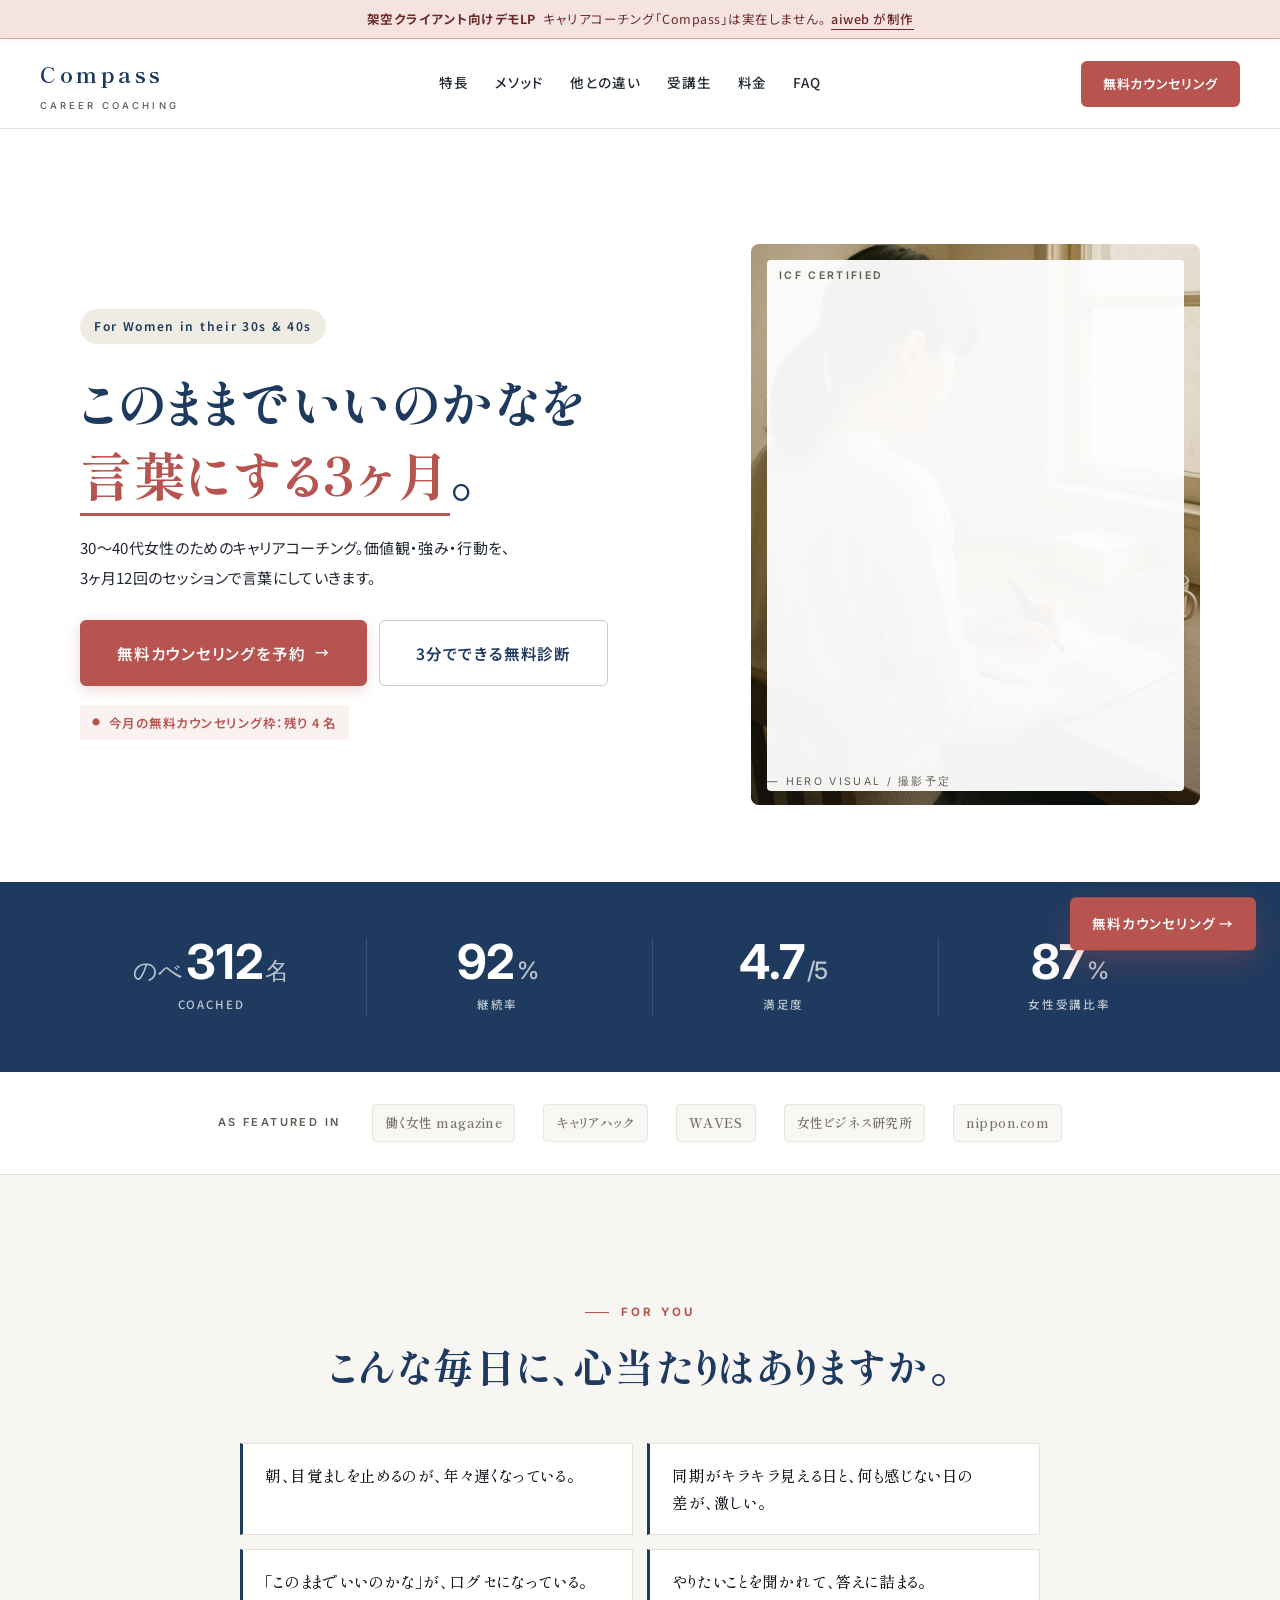
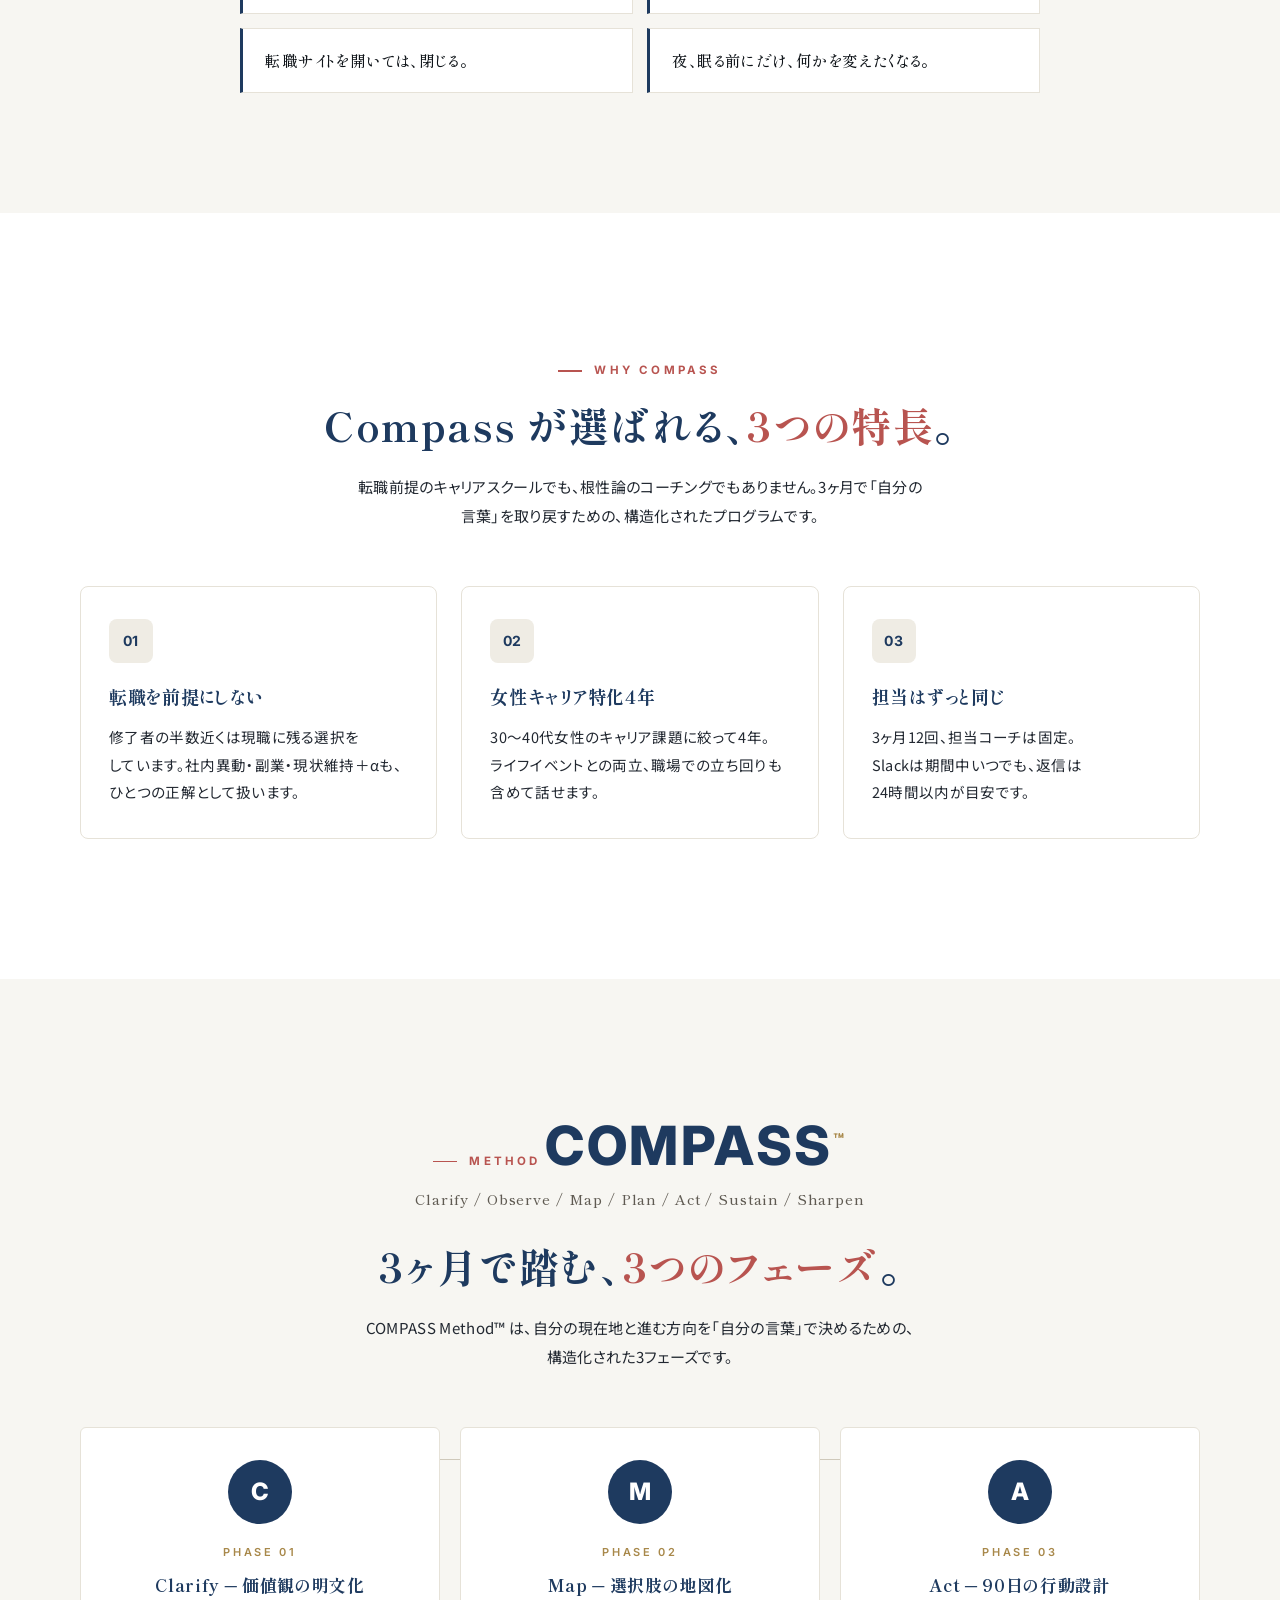
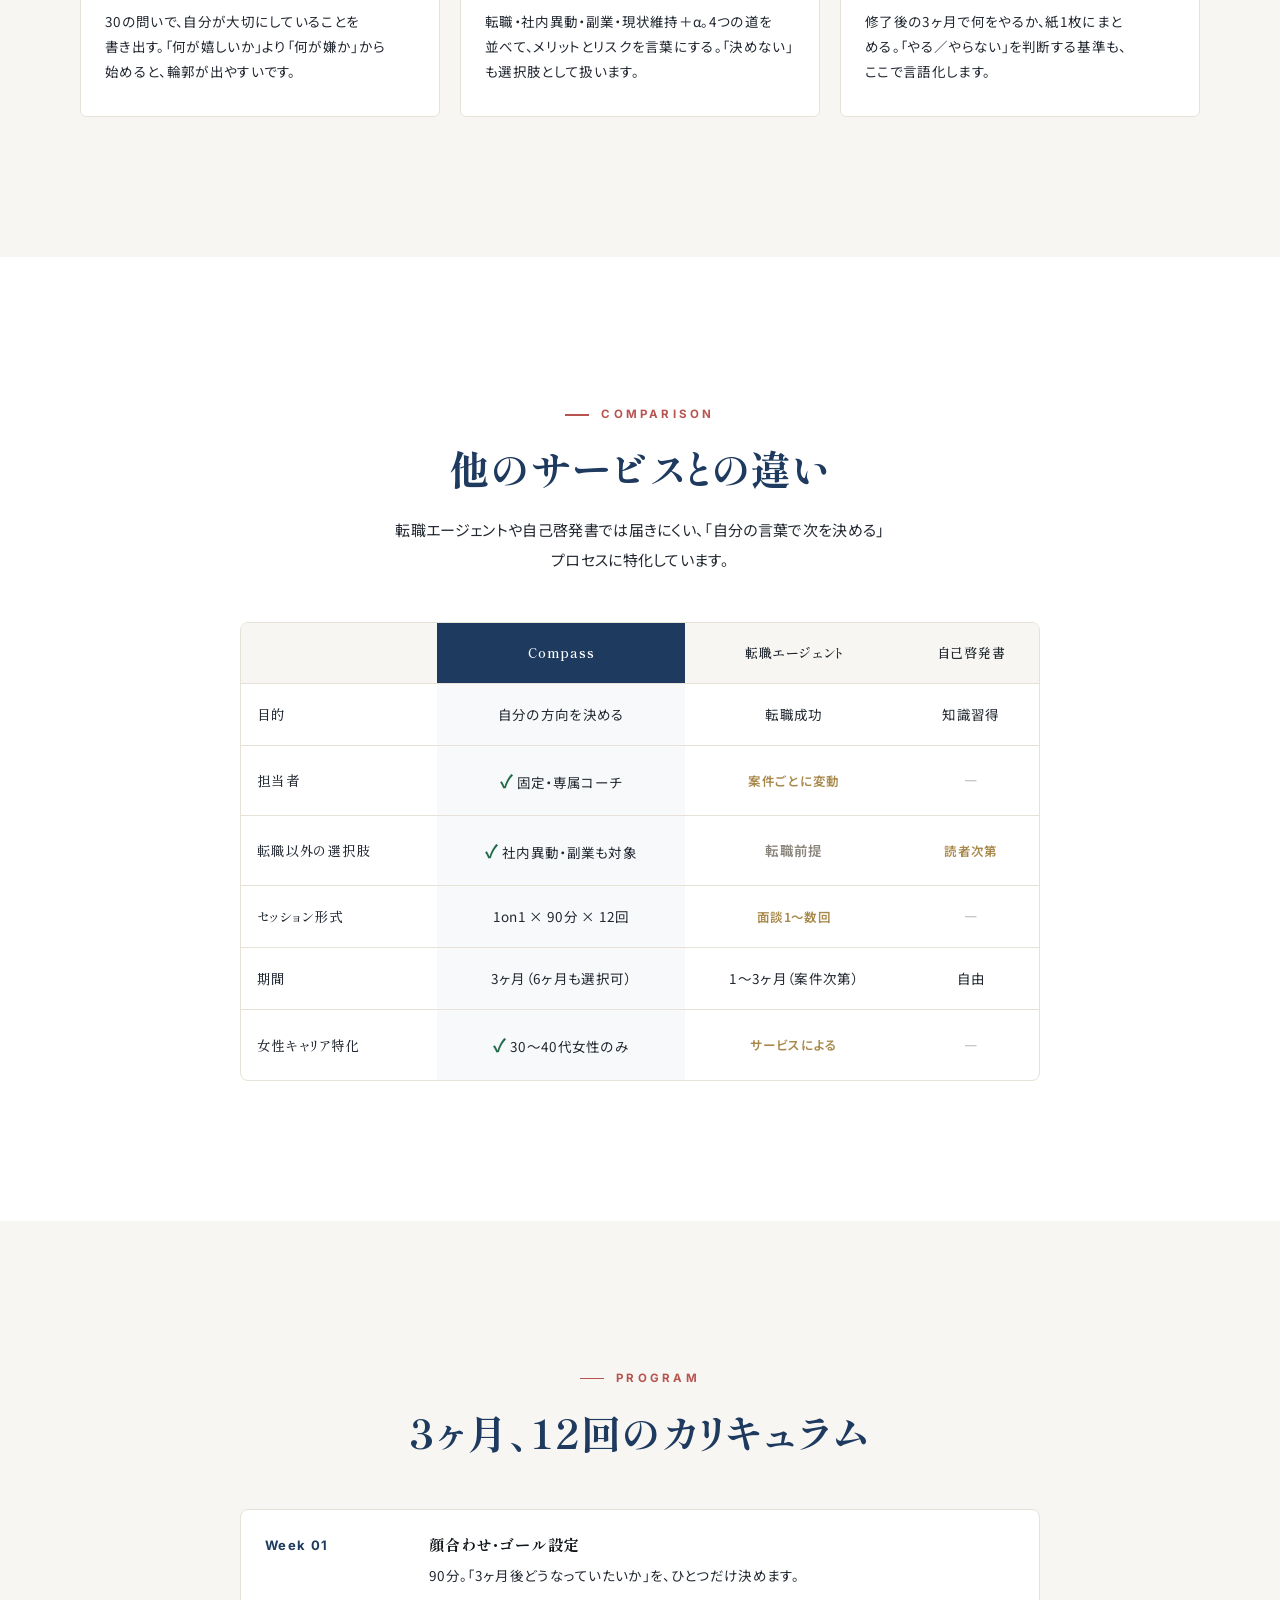
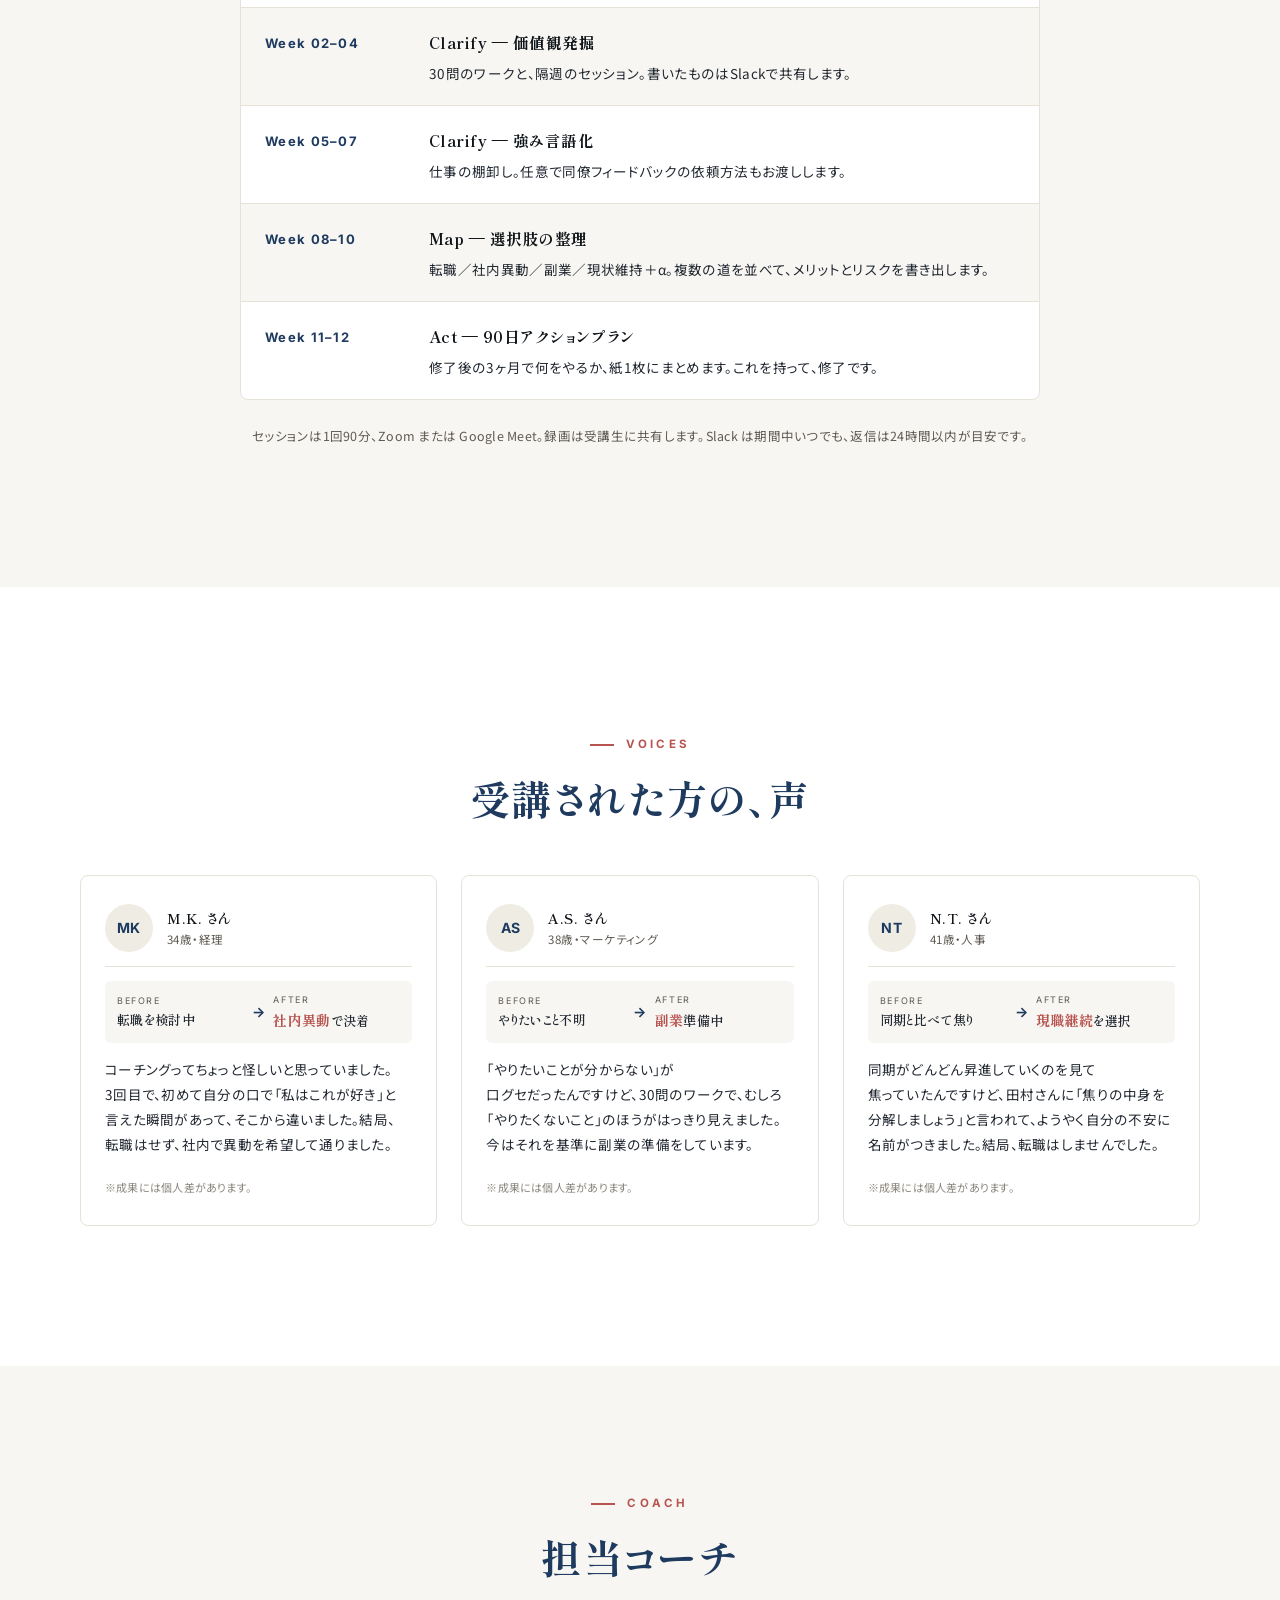
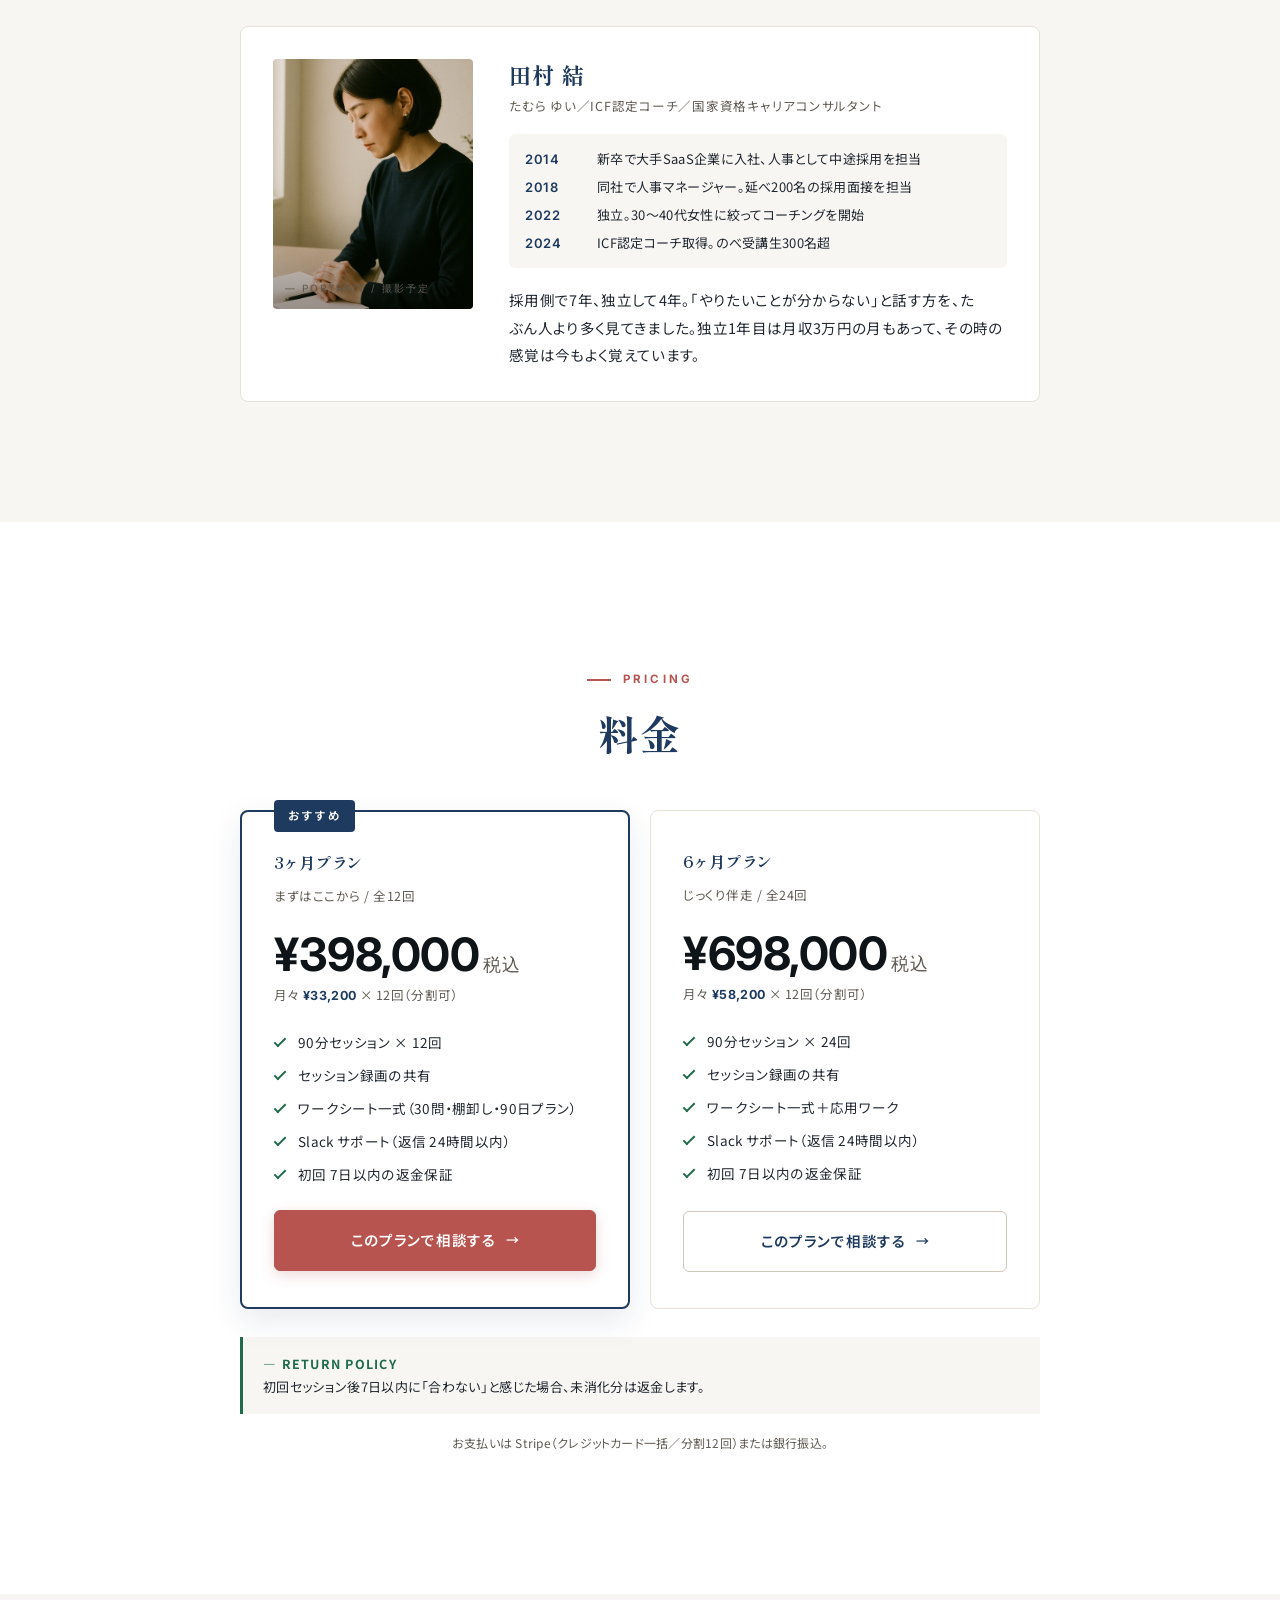
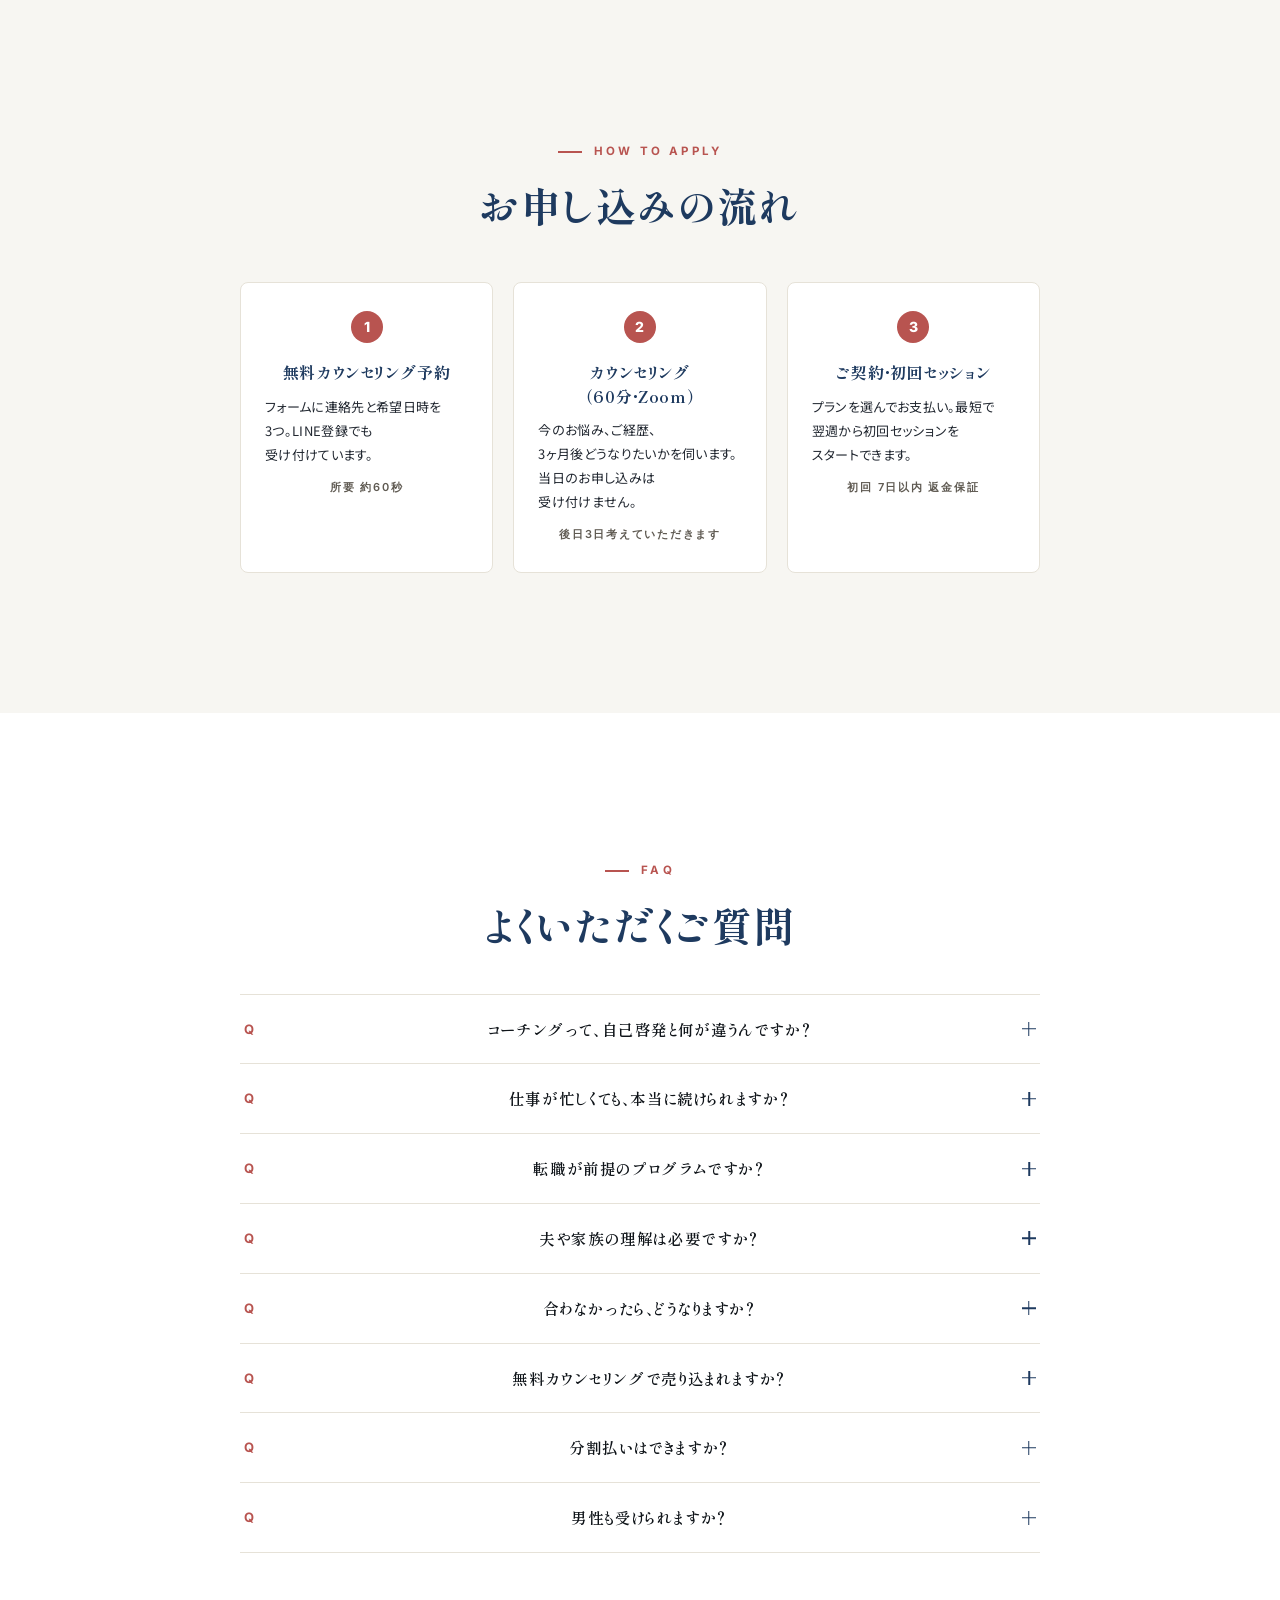
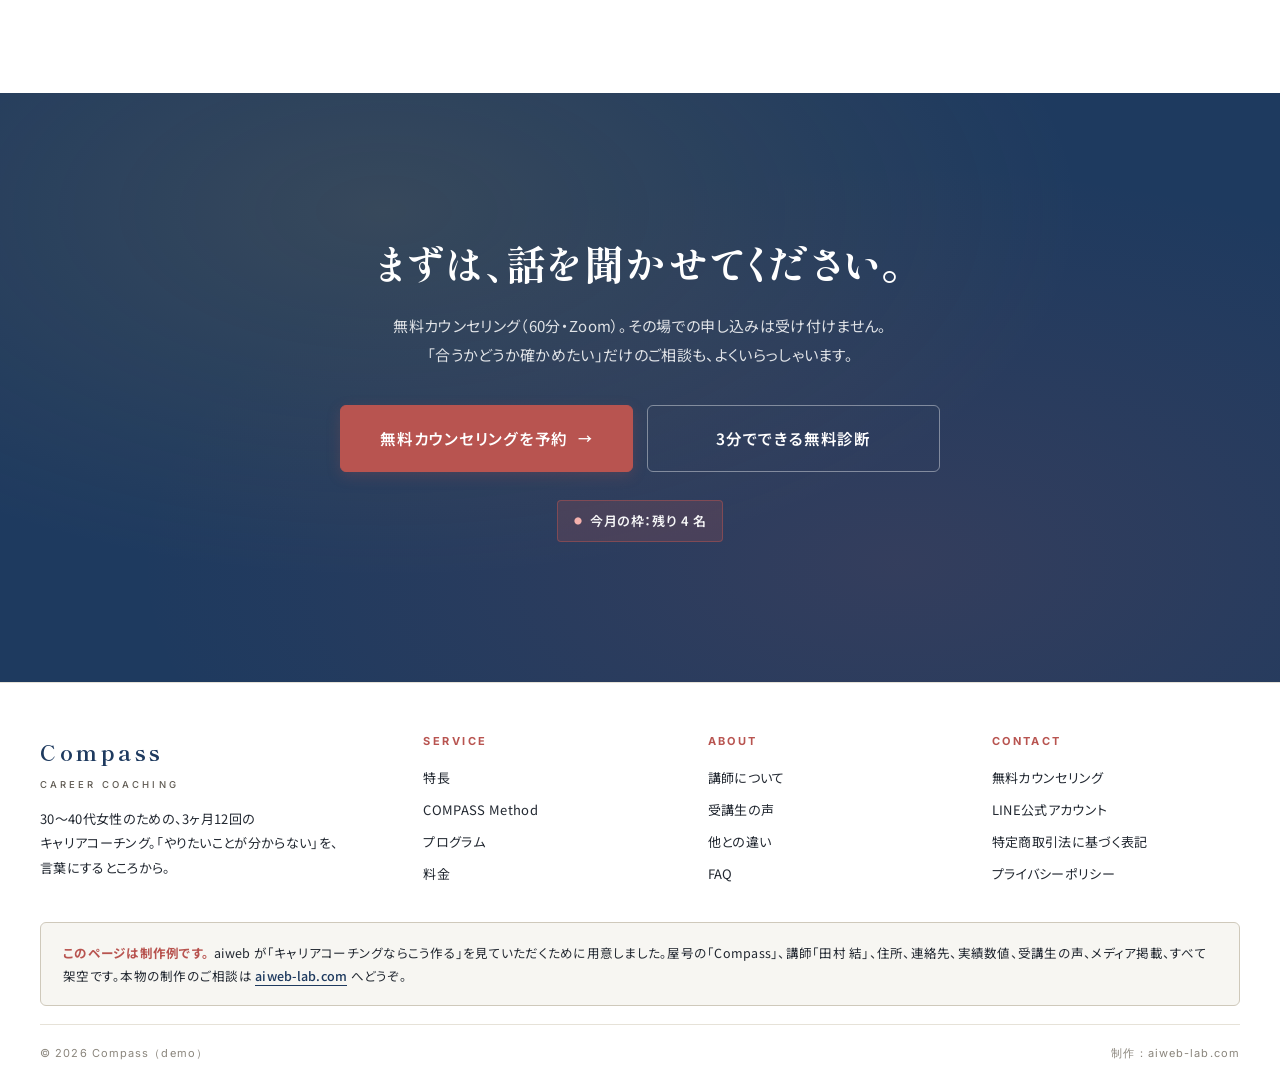
<file: demos/coach.html>
<!DOCTYPE html>
<html lang="ja">
<head>
<meta charset="UTF-8">
<meta name="viewport" content="width=device-width,initial-scale=1">
<meta name="robots" content="noindex,follow">
<title>【デモLP】Compass｜キャリアコーチング制作例 ─ aiweb</title>
<meta name="description" content="aiweb 制作のデモLPです。架空のキャリアコーチング『Compass』を題材とした制作例。掲載人物・実績・受講生の声はすべて架空です。">
<link rel="canonical" href="https://aiweb-lab.com/demos/coach.html">

<meta property="og:title" content="【デモLP】Compass｜キャリアコーチング制作例 ─ aiweb">
<meta property="og:description" content="aiweb 制作のデモLP。架空のキャリアコーチを題材とした制作例。">
<meta property="og:type" content="website">
<meta property="og:image" content="https://placehold.co/1200x630/faf8f3/2c4a6e?text=Compass">
<meta name="twitter:card" content="summary_large_image">

<link rel="preconnect" href="https://fonts.googleapis.com">
<link rel="preconnect" href="https://fonts.gstatic.com" crossorigin>
<link rel="preload" as="style" href="https://fonts.googleapis.com/css2?family=Inter:wght@400;500;600;700;800&family=Shippori+Mincho:wght@500;700;800&family=Noto+Sans+JP:wght@400;500;600;700&display=swap" onload="this.onload=null;this.rel='stylesheet'">
<noscript><link rel="stylesheet" href="https://fonts.googleapis.com/css2?family=Inter:wght@400;500;600;700;800&family=Shippori+Mincho:wght@500;700;800&family=Noto+Sans+JP:wght@400;500;600;700&display=swap"></noscript>

<script type="application/ld+json">
{"@context":"https://schema.org","@type":"WebPage","name":"【デモLP】Compass - キャリアコーチ制作例","description":"aiweb 制作のデモLP。架空のキャリアコーチを題材とした制作例。","isPartOf":{"@type":"WebSite","name":"aiweb","url":"https://aiweb-lab.com/"}}
</script>

<style>
/* =========================================================
   Compass — 30〜40代女性向けキャリアコーチング LP
   ベース: マジキャリ/ポジウィル型構成 × ミートキャリア配色
   ========================================================= */
:root{
  --c-renga:#b85450;
  --c-renga-700:#8c3a37;
  --c-ai:#1e3a5f;
  --c-ai-700:#152a45;
  --c-sumi:#0f1419;
  --c-ink:#222831;
  --c-paper:#ffffff;
  --c-paper-2:#f7f6f2;
  --c-kinari:#efece4;
  --c-kin:#a8884a;
  --c-success:#1f6b4a;
  --c-border:#e6e2d8;
  --c-border-strong:#cfc9bb;
  --c-mute:#5f5a52;
  --c-mute-2:#8a857c;

  --bg-base:var(--c-paper);
  --bg-section:var(--c-paper-2);
  --bg-deep:var(--c-ai);
  --text-strong:var(--c-sumi);
  --text-body:var(--c-ink);
  --heading:var(--c-ai);
  --cta-bg:var(--c-renga);
  --cta-bg-hover:var(--c-renga-700);

  --ff-mincho:"Shippori Mincho","Hiragino Mincho ProN","Yu Mincho",serif;
  --ff-sans:"Noto Sans JP","Hiragino Kaku Gothic ProN","Yu Gothic",sans-serif;
  --ff-num:"Inter",-apple-system,sans-serif;

  --max:1200px;
  --max-narrow:880px;
  --pad:clamp(20px,4vw,40px);

  --shadow-card:0 1px 2px rgba(15,20,25,.04),0 8px 24px rgba(15,20,25,.06);
  --shadow-card-hover:0 1px 2px rgba(15,20,25,.06),0 16px 40px rgba(15,20,25,.10);
  --ease:cubic-bezier(.2,.7,.2,1);
}

*,*::before,*::after{box-sizing:border-box}
*{margin:0;padding:0}
html{scroll-behavior:smooth;-webkit-text-size-adjust:100%;overflow-x:hidden}
body{
  background:var(--bg-base);color:var(--text-body);
  font-family:var(--ff-sans);font-size:16px;line-height:1.85;
  letter-spacing:.02em;font-feature-settings:"palt";
  -webkit-font-smoothing:antialiased;text-rendering:optimizeLegibility;
  word-break:auto-phrase;line-break:strict;
  overflow-x:hidden;
}
h1,h2,h3,h4{text-wrap:balance}
p,li,blockquote,dd{text-wrap:pretty}
img,svg,video{display:block;max-width:100%;height:auto}
button{font:inherit;color:inherit;background:none;border:0;cursor:pointer}
a{color:inherit;text-decoration:none}
ul,ol{list-style:none}
h1,h2,h3,h4{font-family:var(--ff-mincho);font-weight:700;color:var(--heading);line-height:1.45;letter-spacing:.04em;text-wrap:balance;word-break:auto-phrase}
p{text-wrap:pretty;word-break:auto-phrase}
em{font-style:normal}
::selection{background:rgba(30,58,95,.16);color:var(--c-sumi)}

.wrap{max-width:var(--max);margin-inline:auto;padding-inline:var(--pad)}
.wrap-narrow{max-width:var(--max-narrow);margin-inline:auto;padding-inline:var(--pad)}
.br-pc{display:inline}.br-sp{display:none}
@media (max-width:768px){.br-pc{display:none}.br-sp{display:inline}}
section{position:relative;z-index:2}

/* ===== demo banner ===== */
.demo-banner{
  position:sticky;top:0;z-index:60;
  background:#f5e3e1;border-bottom:1px solid rgba(184,84,80,.45);
  padding:9px var(--pad);font-size:12.5px;text-align:center;color:#6a2a27;
  letter-spacing:.04em;line-height:1.6;
  box-shadow:0 2px 8px rgba(0,0,0,.04);
}
.demo-banner strong{margin-right:.6em;font-weight:700}
.demo-banner a{color:#6a2a27;border-bottom:1px solid currentColor;padding-bottom:1px;margin-left:.4em;font-weight:500}
@media (max-width:600px){.demo-banner{font-size:11px;padding:7px 14px}.demo-banner strong{display:block;margin:0 0 2px}}

/* ===== header ===== */
.hdr{
  position:sticky;top:34px;z-index:50;
  background:rgba(255,255,255,.96);
  border-bottom:1px solid var(--c-border);
  backdrop-filter:saturate(140%) blur(12px);
  -webkit-backdrop-filter:saturate(140%) blur(12px);
}
@media (max-width:600px){.hdr{top:46px}}
.hdr__inner{max-width:1280px;margin-inline:auto;padding:14px var(--pad);display:flex;align-items:center;justify-content:space-between;gap:24px}
.hdr__brand{font-family:var(--ff-mincho);font-weight:700;font-size:22px;letter-spacing:.16em;color:var(--c-ai)}
.hdr__brand small{display:block;font-family:var(--ff-num);font-size:9.5px;letter-spacing:.32em;color:var(--c-mute);font-weight:500;margin-top:3px;text-transform:uppercase}
.hdr__nav{display:flex;gap:26px;align-items:center;font-size:13.5px;font-weight:500;letter-spacing:.06em;color:var(--c-ink)}
.hdr__nav a{padding:6px 0;border-bottom:2px solid transparent;transition:border-color .3s,color .3s}
.hdr__nav a:hover{color:var(--c-ai);border-color:var(--c-ai)}
.hdr__cta{font-size:13px;font-weight:600;letter-spacing:.05em;padding:11px 22px;background:var(--cta-bg);color:#fff;border-radius:6px;transition:background .25s}
.hdr__cta:hover{background:var(--cta-bg-hover)}
.hdr__burger{display:none;width:28px;height:20px;position:relative}
.hdr__burger span{position:absolute;left:0;right:0;height:1.5px;background:var(--c-ink);transition:transform .35s,top .35s,opacity .35s}
.hdr__burger span:nth-child(1){top:0}.hdr__burger span:nth-child(2){top:9px}.hdr__burger span:nth-child(3){top:18px}
.hdr__burger.is-open span:nth-child(1){top:9px;transform:rotate(45deg)}
.hdr__burger.is-open span:nth-child(2){opacity:0}
.hdr__burger.is-open span:nth-child(3){top:9px;transform:rotate(-45deg)}
@media (max-width:980px){
  .hdr__nav{position:fixed;inset:80px 0 0;background:#fff;flex-direction:column;align-items:flex-start;gap:0;padding:24px var(--pad);border-top:1px solid var(--c-border);transform:translateY(-110%);opacity:0;pointer-events:none;transition:transform .45s var(--ease),opacity .35s;overflow-y:auto}
  .hdr__nav.is-open{transform:translateY(0);opacity:1;pointer-events:auto}
  .hdr__nav a{padding:14px 0;width:100%;border-bottom:1px solid var(--c-border);font-size:16px}
  .hdr__burger{display:block}
}
@media (max-width:600px){.hdr__inner{padding:10px 16px;gap:10px}.hdr__brand{font-size:18px;letter-spacing:.12em}.hdr__cta{padding:9px 14px;font-size:12px}}

/* ===== buttons ===== */
.btn{display:inline-flex;align-items:center;justify-content:center;gap:8px;font-family:var(--ff-sans);font-weight:600;font-size:14.5px;letter-spacing:.05em;padding:16px 28px;border-radius:6px;transition:background .25s var(--ease),color .25s var(--ease),transform .25s var(--ease),box-shadow .25s var(--ease);white-space:nowrap}
.btn--primary{background:var(--cta-bg);color:#fff;border:1px solid var(--cta-bg);box-shadow:0 4px 14px rgba(184,84,80,.22)}
.btn--primary:hover{background:var(--cta-bg-hover);transform:translateY(-1px);box-shadow:0 6px 20px rgba(184,84,80,.30)}
.btn--ghost{background:#fff;color:var(--c-ai);border:1px solid var(--c-border-strong)}
.btn--ghost:hover{border-color:var(--c-ai);color:var(--c-ai-700)}
.btn--lg{padding:18px 36px;font-size:15.5px}
.btn .arrow{font-size:.9em;margin-left:2px;transition:transform .25s}
.btn:hover .arrow{transform:translateX(3px)}

/* ===== shared headings ===== */
.eyebrow{display:inline-block;font-family:var(--ff-num);font-size:11.5px;font-weight:700;letter-spacing:.28em;color:var(--c-renga);text-transform:uppercase;margin-bottom:14px}
.eyebrow::before{content:"";display:inline-block;width:24px;height:1.5px;background:var(--c-renga);vertical-align:middle;margin-right:12px}
.h2{font-family:var(--ff-mincho);font-weight:700;font-size:clamp(28px,3.6vw,40px);line-height:1.45;letter-spacing:.04em;color:var(--heading);margin-bottom:18px}
.h2 em{color:var(--c-renga);font-style:normal}
.lede{font-size:clamp(15px,1.1vw,17px);line-height:1.95;color:var(--text-body);max-width:38em}

/* reveal */
.reveal{opacity:0;transform:translateY(20px);transition:opacity .8s var(--ease),transform .8s var(--ease)}
.reveal.is-in{opacity:1;transform:none}

/* ===== hero ===== */
.hero{position:relative;background:var(--bg-base);padding:clamp(72px,9vw,120px) 0 clamp(48px,6vw,80px);overflow:hidden}
.hero__inner{display:grid;grid-template-columns:1.15fr .85fr;gap:clamp(36px,5vw,72px);align-items:center;max-width:var(--max);margin:0 auto;padding:0 var(--pad)}
.hero__copy{position:relative;z-index:2}
.hero__tag{display:inline-block;font-size:12px;font-weight:600;letter-spacing:.14em;color:var(--c-ai);background:var(--c-kinari);padding:6px 14px;border-radius:999px;margin-bottom:22px}
.hero__title{font-family:var(--ff-mincho);font-weight:700;font-size:clamp(30px,4.2vw,52px);line-height:1.4;letter-spacing:.03em;color:var(--c-ai);margin-bottom:22px;text-wrap:balance}
.hero__title em{color:var(--c-renga);font-style:normal;border-bottom:3px solid var(--c-renga);padding-bottom:2px}
.hero__sub{font-size:clamp(15px,1.1vw,17px);line-height:1.95;color:var(--text-body);max-width:30em;margin-bottom:28px}
.hero__cta{display:flex;gap:12px;flex-wrap:wrap;margin-bottom:18px}
.hero__urgency{display:inline-flex;align-items:center;gap:8px;font-size:12.5px;color:var(--c-renga);font-weight:600;letter-spacing:.04em;padding:6px 12px;background:rgba(184,84,80,.08);border-radius:4px}
.hero__urgency::before{content:"●";color:var(--c-renga);font-size:8px;animation:pulse 2s infinite}
@keyframes pulse{0%,100%{opacity:1}50%{opacity:.4}}
.hero__visual{position:relative;aspect-ratio:4/5;background:var(--c-kinari) url('../assets/img/demos/coach/hero.png') center/cover no-repeat;overflow:hidden;border-radius:8px}
.hero__visual::before{content:"";position:absolute;inset:0;background:linear-gradient(180deg,transparent 55%,rgba(0,0,0,.3) 100%)}
.hero__visual::after{content:"";position:absolute;inset:0;background:linear-gradient(180deg,transparent 50%,rgba(30,58,95,.08) 100%)}
.hero__visual span{position:absolute;bottom:14px;left:16px;z-index:2;font-family:var(--ff-num);font-size:10.5px;letter-spacing:.22em;color:var(--c-mute);text-transform:uppercase}
.hero__visual-tag{position:absolute;top:16px;right:16px;z-index:2;font-family:var(--ff-num);font-size:10.5px;font-weight:600;letter-spacing:.18em;color:var(--c-ai);background:rgba(255,255,255,.95);padding:6px 12px;border-radius:4px;text-transform:uppercase}
@media (max-width:880px){.hero__inner{grid-template-columns:1fr;gap:32px}.hero__visual{aspect-ratio:5/4;max-height:380px}}
@media (max-width:600px){.hero__cta{flex-direction:column}.hero__cta .btn{width:100%}}

/* ===== stats bar ===== */
.stats{background:var(--bg-deep);padding-block:clamp(40px,5vw,56px);color:#fff}
.stats__inner{max-width:var(--max);margin:0 auto;padding:0 var(--pad);display:grid;grid-template-columns:repeat(4,1fr);gap:24px}
.stats__item{text-align:center;border-left:1px solid rgba(255,255,255,.12);padding:0 12px}
.stats__item:first-child{border-left:0}
.stats__num{font-family:var(--ff-num);font-weight:700;font-size:clamp(32px,4vw,48px);line-height:1;color:#fff;letter-spacing:-.01em;margin-bottom:8px}
.stats__num small{font-size:.5em;color:rgba(255,255,255,.7);font-weight:500;margin-left:2px}
.stats__num em{font-style:normal;font-size:.5em;color:rgba(255,255,255,.7);font-weight:500;margin-right:4px}
.stats__lbl{font-size:11.5px;letter-spacing:.16em;color:rgba(255,255,255,.7);font-weight:500;text-transform:uppercase}
@media (max-width:680px){.stats__inner{grid-template-columns:repeat(2,1fr);gap:32px 16px}.stats__item:nth-child(3){border-left:0}.stats__item{border-top:1px solid rgba(255,255,255,.08)}.stats__item:nth-child(-n+2){border-top:0}}

/* ===== media bar ===== */
.media{background:#fff;padding:32px var(--pad);border-bottom:1px solid var(--c-border)}
.media__inner{max-width:var(--max);margin:0 auto;display:flex;align-items:center;gap:32px;flex-wrap:wrap;justify-content:center}
.media__lbl{font-family:var(--ff-num);font-size:11px;font-weight:600;letter-spacing:.22em;color:var(--c-mute);text-transform:uppercase}
.media__logos{display:flex;gap:28px;flex-wrap:wrap;align-items:center;font-family:var(--ff-mincho);font-weight:600;font-size:13px;color:var(--c-mute);letter-spacing:.04em}
.media__logos span{padding:6px 12px;background:var(--bg-section);border-radius:4px;border:1px solid var(--c-border);opacity:.85}

/* ===== pain ===== */
.pain{padding-block:clamp(80px,10vw,120px);background:var(--bg-section)}
.pain__inner{max-width:880px;margin:0 auto;padding:0 var(--pad)}
.pain__head{text-align:center;margin-bottom:48px}
.pain__grid{display:grid;grid-template-columns:repeat(2,1fr);gap:14px}
.pain__grid li{font-family:var(--ff-mincho);font-weight:500;font-size:15.5px;line-height:1.75;letter-spacing:.04em;color:var(--c-sumi);padding:18px 22px;background:#fff;border:1px solid var(--c-border);border-left:3px solid var(--c-ai)}
@media (max-width:680px){.pain__grid{grid-template-columns:1fr}}

/* ===== why ===== */
.why{padding-block:clamp(96px,12vw,140px);background:var(--bg-base)}
.why__inner{max-width:var(--max);margin:0 auto;padding:0 var(--pad)}
.why__head{text-align:center;margin-bottom:56px}
.why__head .lede{margin:0 auto}
.why__grid{display:grid;grid-template-columns:repeat(3,1fr);gap:24px}
.why__card{background:#fff;padding:32px 28px;border:1px solid var(--c-border);border-radius:8px;transition:transform .3s var(--ease),box-shadow .3s var(--ease),border-color .3s}
.why__card:hover{transform:translateY(-3px);box-shadow:var(--shadow-card-hover);border-color:var(--c-border-strong)}
.why__card .ic{width:44px;height:44px;border-radius:8px;background:var(--c-kinari);display:grid;place-items:center;margin-bottom:20px;color:var(--c-ai);font-family:var(--ff-num);font-weight:700;font-size:14px}
.why__card h3{font-family:var(--ff-mincho);font-weight:700;font-size:18px;letter-spacing:.04em;color:var(--c-ai);margin-bottom:12px;line-height:1.55}
.why__card p{font-size:14.5px;line-height:1.9;color:var(--text-body)}
@media (max-width:860px){.why__grid{grid-template-columns:1fr;gap:14px}}

/* ===== method (COMPASS Method™) ===== */
.method{padding-block:clamp(96px,12vw,140px);background:var(--bg-section)}
.method__inner{max-width:var(--max);margin:0 auto;padding:0 var(--pad)}
.method__head{text-align:center;margin-bottom:56px}
.method__head .lede{margin:0 auto;text-align:center}
.method__name{display:inline-block;font-family:var(--ff-num);font-weight:800;font-size:clamp(36px,4.5vw,54px);letter-spacing:.05em;color:var(--c-ai);margin-bottom:12px;line-height:1}
.method__name sup{font-size:.32em;vertical-align:super;color:var(--c-kin)}
.method__tagline{font-family:var(--ff-mincho);font-weight:500;font-size:14.5px;color:var(--c-mute);letter-spacing:.06em;margin-bottom:24px}
.method__steps{display:grid;grid-template-columns:repeat(3,1fr);gap:20px;position:relative;margin-top:40px}
.method__steps::before{content:"";position:absolute;top:32px;left:16%;right:16%;height:1px;background:var(--c-border-strong);z-index:0}
@media (max-width:860px){.method__steps::before{display:none}}
.method__step{position:relative;z-index:1;background:#fff;padding:32px 24px;border:1px solid var(--c-border);text-align:center;border-radius:6px}
.method__step .letter{display:inline-flex;align-items:center;justify-content:center;width:64px;height:64px;border-radius:50%;background:var(--c-ai);color:#fff;font-family:var(--ff-num);font-weight:800;font-size:24px;margin-bottom:18px;letter-spacing:0}
.method__step .num{font-family:var(--ff-num);font-weight:600;font-size:11px;letter-spacing:.24em;color:var(--c-kin);text-transform:uppercase;display:block;margin-bottom:10px}
.method__step h3{font-family:var(--ff-mincho);font-weight:700;font-size:17px;color:var(--c-ai);margin-bottom:12px;letter-spacing:.04em}
.method__step p{font-size:13.5px;line-height:1.85;color:var(--text-body);text-align:left}
@media (max-width:860px){.method__steps{grid-template-columns:1fr;gap:14px}}

/* ===== comparison ===== */
.compare{padding-block:clamp(96px,12vw,140px);background:var(--bg-base)}
.compare__inner{max-width:var(--max-narrow);margin:0 auto;padding:0 var(--pad)}
.compare__head{text-align:center;margin-bottom:48px}
.compare__table{width:100%;border-collapse:separate;border-spacing:0;background:#fff;border:1px solid var(--c-border);border-radius:8px;overflow:hidden}
.compare__table th,.compare__table td{padding:18px 16px;text-align:center;font-size:13.5px;border-bottom:1px solid var(--c-border);vertical-align:middle}
.compare__table thead th{background:var(--bg-section);font-family:var(--ff-mincho);font-weight:600;color:var(--c-ink);font-size:13px;letter-spacing:.06em}
.compare__table thead th.is-feat{background:var(--c-ai);color:#fff}
.compare__table tbody th{text-align:left;font-weight:500;color:var(--c-ink);font-family:var(--ff-mincho);font-size:13.5px}
.compare__table tbody tr:last-child th,.compare__table tbody tr:last-child td{border-bottom:0}
.compare__table .yes{color:var(--c-success);font-weight:700;font-size:18px}
.compare__table .no{color:var(--c-mute-2);font-weight:600}
.compare__table .partial{color:var(--c-kin);font-weight:600;font-size:12.5px}
.compare__table td.is-feat{background:rgba(30,58,95,.03)}
@media (max-width:680px){.compare__table th,.compare__table td{padding:12px 8px;font-size:12px}.compare__table thead th{font-size:11px}.compare__table tbody th{font-size:12px}}

/* ===== program ===== */
.program{padding-block:clamp(96px,12vw,140px);background:var(--bg-section)}
.program__inner{max-width:var(--max-narrow);margin:0 auto;padding:0 var(--pad)}
.program__head{text-align:center;margin-bottom:48px}
.program__table{display:grid;gap:0;border:1px solid var(--c-border);border-radius:8px;overflow:hidden;background:#fff}
.program__row{display:grid;grid-template-columns:140px 1fr;gap:24px;padding:20px 24px;border-bottom:1px solid var(--c-border);align-items:start}
.program__row:last-child{border-bottom:0}
.program__row:nth-child(even){background:var(--bg-section)}
.program__row .when{font-family:var(--ff-num);font-weight:700;font-size:13px;letter-spacing:.1em;color:var(--c-ai);padding-top:3px}
.program__row .body strong{font-family:var(--ff-mincho);font-weight:700;font-size:15.5px;color:var(--c-sumi);display:block;margin-bottom:4px;letter-spacing:.03em}
.program__row .body p{font-size:13.5px;line-height:1.8;color:var(--text-body)}
@media (max-width:600px){.program__row{grid-template-columns:1fr;gap:4px}.program__row .when{padding-top:0}}
.program__note{margin-top:24px;font-size:12.5px;line-height:1.85;color:var(--c-mute);letter-spacing:.02em;text-align:center}

/* ===== voice with before/after ===== */
.voice{padding-block:clamp(96px,12vw,140px);background:var(--bg-base)}
.voice__inner{max-width:var(--max);margin:0 auto;padding:0 var(--pad)}
.voice__head{text-align:center;margin-bottom:48px}
.voice__grid{display:grid;grid-template-columns:repeat(3,1fr);gap:24px}
.voice__card{background:#fff;padding:28px 24px;border:1px solid var(--c-border);border-radius:8px;display:flex;flex-direction:column;gap:14px}
.voice__head-row{display:flex;align-items:center;gap:14px;padding-bottom:14px;border-bottom:1px solid var(--c-border)}
.voice__ava{width:48px;height:48px;border-radius:50%;background:var(--c-kinari);display:grid;place-items:center;font-family:var(--ff-num);font-weight:700;font-size:14px;color:var(--c-ai);flex:0 0 auto}
.voice__who{font-family:var(--ff-mincho);font-weight:600;font-size:14px;color:var(--c-sumi);letter-spacing:.04em;line-height:1.5}
.voice__who small{display:block;font-family:var(--ff-sans);font-weight:400;font-size:11.5px;color:var(--c-mute);margin-top:2px;letter-spacing:.04em}
.voice__ba{display:grid;grid-template-columns:1fr auto 1fr;gap:8px;align-items:center;padding:12px;background:var(--bg-section);border-radius:6px;font-size:11.5px;line-height:1.5}
.voice__ba .lbl{font-family:var(--ff-num);font-size:9px;letter-spacing:.18em;color:var(--c-mute);text-transform:uppercase;display:block;margin-bottom:3px}
.voice__ba .val{font-family:var(--ff-mincho);font-weight:600;color:var(--c-ink);font-size:13px}
.voice__ba .val em{color:var(--c-renga);font-weight:700;font-size:14px}
.voice__ba .arrow{font-family:var(--ff-num);font-weight:700;color:var(--c-ai);font-size:14px}
.voice__text{font-size:13.5px;line-height:1.85;color:var(--text-body);letter-spacing:.02em;flex:1}
.voice__note{margin-top:6px;font-size:11px;color:var(--c-mute-2);letter-spacing:.02em}
@media (max-width:860px){.voice__grid{grid-template-columns:1fr}}

/* ===== profile ===== */
.profile{padding-block:clamp(80px,10vw,120px);background:var(--bg-section)}
.profile__inner{max-width:var(--max-narrow);margin:0 auto;padding:0 var(--pad)}
.profile__head{text-align:center;margin-bottom:40px}
.profile__card{display:grid;grid-template-columns:200px 1fr;gap:36px;background:#fff;padding:32px;border:1px solid var(--c-border);border-radius:8px;align-items:start}
.profile__ph{position:relative;aspect-ratio:4/5;background:var(--c-kinari) url('../assets/img/demos/coach/profile.png') center/cover no-repeat;overflow:hidden;border-radius:4px}
.profile__ph::before{content:"";position:absolute;inset:0;background:linear-gradient(180deg,transparent 60%,rgba(0,0,0,.3) 100%)}
.profile__ph span{position:absolute;bottom:12px;left:12px;z-index:2;font-family:var(--ff-num);font-size:10px;letter-spacing:.2em;color:var(--c-mute);text-transform:uppercase}
.profile__name{font-family:var(--ff-mincho);font-weight:700;font-size:22px;color:var(--c-ai);letter-spacing:.04em;line-height:1.4;margin-bottom:6px}
.profile__name small{display:block;font-family:var(--ff-sans);font-weight:400;font-size:12.5px;color:var(--c-mute);letter-spacing:.06em;margin-top:6px;line-height:1.6}
.profile__career{display:flex;flex-direction:column;gap:6px;margin:18px 0;padding:14px 16px;background:var(--bg-section);border-radius:6px;font-size:13px;line-height:1.7}
.profile__career li{display:grid;grid-template-columns:60px 1fr;gap:12px;color:var(--text-body)}
.profile__career li span{font-family:var(--ff-num);font-weight:600;color:var(--c-ai);letter-spacing:.04em}
.profile__intro{font-size:14.5px;line-height:1.9;color:var(--text-body)}
@media (max-width:680px){.profile__card{grid-template-columns:1fr;gap:20px;padding:22px}.profile__ph{max-width:200px;margin:0 auto}}

/* ===== pricing ===== */
.price{padding-block:clamp(96px,12vw,140px);background:var(--bg-base)}
.price__inner{max-width:var(--max-narrow);margin:0 auto;padding:0 var(--pad)}
.price__head{text-align:center;margin-bottom:48px}
.price__grid{display:grid;grid-template-columns:1fr 1fr;gap:20px}
.price__card{background:#fff;padding:36px 32px;border:1px solid var(--c-border);border-radius:8px;position:relative;display:flex;flex-direction:column}
.price__card.is-feat{border:2px solid var(--c-ai);box-shadow:0 12px 32px rgba(30,58,95,.10)}
.price__card.is-feat::before{content:"おすすめ";position:absolute;top:-12px;left:32px;font-family:var(--ff-sans);font-weight:600;font-size:11.5px;letter-spacing:.16em;color:#fff;background:var(--c-ai);padding:5px 14px;border-radius:4px}
.price__plan{font-family:var(--ff-mincho);font-weight:700;font-size:16px;color:var(--c-ai);letter-spacing:.08em;margin-bottom:6px}
.price__sub{font-size:12.5px;color:var(--c-mute);margin-bottom:24px;letter-spacing:.04em}
.price__yen{font-family:var(--ff-num);font-weight:700;font-size:clamp(36px,4.5vw,46px);color:var(--c-sumi);letter-spacing:-.01em;line-height:1;margin-bottom:6px}
.price__yen small{font-size:.4em;color:var(--c-mute);font-weight:500;letter-spacing:.04em;margin-left:4px}
.price__monthly{font-size:12.5px;color:var(--c-mute);margin-bottom:24px;font-family:var(--ff-sans)}
.price__monthly strong{color:var(--c-ai);font-weight:700;font-family:var(--ff-num)}
.price__feat{display:flex;flex-direction:column;gap:10px;font-size:13.5px;line-height:1.7;margin-bottom:24px;flex:1}
.price__feat li{padding-left:24px;position:relative;color:var(--text-body)}
.price__feat li::before{content:"";position:absolute;left:0;top:7px;width:12px;height:6px;border-left:2px solid var(--c-success);border-bottom:2px solid var(--c-success);transform:rotate(-45deg)}
@media (max-width:680px){.price__grid{grid-template-columns:1fr}}
.price__guarantee{margin-top:28px;padding:16px 20px;background:var(--bg-section);border-left:3px solid var(--c-success);font-size:13px;line-height:1.7;color:var(--text-body)}
.price__guarantee strong{color:var(--c-success);font-weight:700;display:block;margin-bottom:2px;font-size:12.5px;letter-spacing:.1em}
.price__note{margin-top:18px;font-size:12px;line-height:1.85;color:var(--c-mute);letter-spacing:.02em;text-align:center}

/* ===== apply steps ===== */
.apply{padding-block:clamp(96px,12vw,140px);background:var(--bg-section)}
.apply__inner{max-width:var(--max-narrow);margin:0 auto;padding:0 var(--pad)}
.apply__head{text-align:center;margin-bottom:48px}
.apply__steps{display:grid;grid-template-columns:repeat(3,1fr);gap:20px}
.apply__step{background:#fff;padding:28px 24px;border:1px solid var(--c-border);border-radius:8px;text-align:center;position:relative}
.apply__step .num{display:inline-block;font-family:var(--ff-num);font-weight:800;font-size:14px;color:#fff;background:var(--c-renga);width:32px;height:32px;border-radius:50%;line-height:32px;margin-bottom:18px;letter-spacing:0}
.apply__step h3{font-family:var(--ff-mincho);font-weight:700;font-size:16px;color:var(--c-ai);margin-bottom:10px;letter-spacing:.04em}
.apply__step p{font-size:13px;line-height:1.85;color:var(--text-body);text-align:left}
.apply__step .time{display:block;margin-top:10px;font-family:var(--ff-num);font-size:11px;letter-spacing:.16em;color:var(--c-mute);font-weight:600;text-transform:uppercase}
@media (max-width:680px){.apply__steps{grid-template-columns:1fr;gap:14px}}

/* ===== faq ===== */
.faq{padding-block:clamp(96px,12vw,140px);background:var(--bg-base)}
.faq__inner{max-width:var(--max-narrow);margin:0 auto;padding:0 var(--pad)}
.faq__head{text-align:center;margin-bottom:40px}
.faq__list{display:flex;flex-direction:column;border-top:1px solid var(--c-border)}
.faq__item{border-bottom:1px solid var(--c-border)}
.faq__q{width:100%;display:flex;align-items:center;justify-content:space-between;gap:18px;padding:22px 4px;text-align:left;font-family:var(--ff-mincho);font-weight:600;font-size:15.5px;color:var(--c-sumi);letter-spacing:.04em;line-height:1.6;transition:color .25s}
.faq__q::before{content:"Q";flex:0 0 auto;font-family:var(--ff-num);font-weight:700;font-size:13px;color:var(--c-renga);margin-right:14px;width:18px}
.faq__q .ic{flex:0 0 auto;width:14px;height:14px;position:relative;transition:transform .35s var(--ease)}
.faq__q .ic::before,.faq__q .ic::after{content:"";position:absolute;background:var(--c-ai)}
.faq__q .ic::before{left:0;right:0;top:50%;height:1.5px;transform:translateY(-50%)}
.faq__q .ic::after{top:0;bottom:0;left:50%;width:1.5px;transform:translateX(-50%);transition:transform .35s var(--ease)}
.faq__item.is-open .faq__q .ic::after{transform:translateX(-50%) scaleY(0)}
.faq__a{max-height:0;overflow:hidden;transition:max-height .45s var(--ease)}
.faq__a > div{padding:0 4px 22px 32px;font-size:14px;line-height:1.9;color:var(--text-body)}
.faq__item.is-open .faq__a{max-height:500px}

/* ===== final CTA ===== */
.book{padding-block:clamp(96px,12vw,140px);background:var(--bg-deep);color:#fff;text-align:center;position:relative;overflow:hidden}
.book::before{content:"";position:absolute;inset:0;background:radial-gradient(ellipse at 30% 20%,rgba(168,136,74,.18),transparent 55%),radial-gradient(ellipse at 70% 80%,rgba(184,84,80,.14),transparent 60%)}
.book__inner{position:relative;z-index:1;max-width:680px;margin:0 auto;padding:0 var(--pad)}
.book__h{font-family:var(--ff-mincho);font-weight:700;font-size:clamp(28px,3.8vw,40px);color:#fff;letter-spacing:.04em;line-height:1.5;margin-bottom:18px;text-wrap:balance}
.book__lede{font-size:15px;line-height:1.95;color:rgba(255,255,255,.85);margin-bottom:36px}
.book__cta{display:flex;justify-content:center;gap:14px;flex-wrap:wrap;margin-bottom:20px}
.book__cta .btn{flex:1 1 260px;max-width:300px}
.book__cta .btn--ghost{background:transparent;color:#fff;border-color:rgba(255,255,255,.4)}
.book__cta .btn--ghost:hover{background:#fff;color:var(--c-ai);border-color:#fff}
.book__urgency{display:inline-flex;align-items:center;gap:8px;font-size:13px;color:rgba(255,255,255,.95);font-weight:600;letter-spacing:.04em;padding:8px 16px;background:rgba(184,84,80,.2);border:1px solid rgba(184,84,80,.5);border-radius:4px;margin-top:8px}
.book__urgency::before{content:"●";color:#f5b1ad;font-size:8px;animation:pulse 2s infinite}

/* ===== footer ===== */
.foot{background:#fff;border-top:1px solid var(--c-border);padding:48px var(--pad) 24px}
.foot__inner{max-width:var(--max);margin:0 auto}
.foot__top{display:grid;grid-template-columns:1.4fr 1fr 1fr 1fr;gap:36px;margin-bottom:36px}
.foot__brand{font-family:var(--ff-mincho);font-weight:700;font-size:22px;letter-spacing:.16em;color:var(--c-ai);margin-bottom:14px}
.foot__brand small{display:block;font-family:var(--ff-num);font-size:9.5px;letter-spacing:.32em;color:var(--c-mute);margin-top:4px;font-weight:500;text-transform:uppercase}
.foot__desc{font-size:13px;line-height:1.85;color:var(--text-body);max-width:24em}
.foot h5{font-family:var(--ff-num);font-weight:700;font-size:11px;letter-spacing:.22em;color:var(--c-renga);text-transform:uppercase;margin-bottom:14px}
.foot ul{display:flex;flex-direction:column;gap:8px;font-size:13px;color:var(--text-body)}
.foot ul a:hover{color:var(--c-ai)}
.foot__disclaimer{margin-top:36px;padding:18px 22px;border:1px solid var(--c-border-strong);background:var(--bg-section);font-size:12.5px;line-height:1.85;color:var(--c-ink);letter-spacing:.02em;border-radius:6px}
.foot__disclaimer strong{color:var(--c-renga);font-weight:700;margin-right:.4em}
.foot__disclaimer a{color:var(--c-ai);border-bottom:1px solid currentColor;font-weight:500}
.foot__bottom{margin-top:18px;padding-top:18px;border-top:1px solid var(--c-border);display:flex;justify-content:space-between;align-items:center;gap:16px;flex-wrap:wrap;font-family:var(--ff-num);font-size:11px;letter-spacing:.1em;color:var(--c-mute-2)}
@media (max-width:780px){.foot__top{grid-template-columns:1fr 1fr;gap:28px 16px}.foot__bottom{flex-direction:column;text-align:center;gap:8px}}

/* ===== mobile sticky CTA ===== */
.mbar{position:fixed;left:0;right:0;bottom:0;z-index:45;display:none;background:rgba(255,255,255,.98);backdrop-filter:blur(10px);-webkit-backdrop-filter:blur(10px);border-top:1px solid var(--c-border);padding:10px;gap:8px;transition:transform .45s var(--ease);box-shadow:0 -4px 12px rgba(0,0,0,.05)}
.mbar a{flex:1;text-align:center;padding:14px 10px;font-family:var(--ff-sans);font-weight:600;font-size:13px;letter-spacing:.05em;border-radius:6px}
.mbar .line{border:1px solid var(--c-border-strong);color:var(--c-ai);background:#fff}
.mbar .book{background:var(--c-renga);color:#fff;border:1px solid var(--c-renga)}
.mbar.is-hidden{transform:translateY(110%);pointer-events:none}
@media (max-width:780px){.mbar{display:flex}.foot{padding-bottom:96px}}

/* ===== PC floating CTA ===== */
.pcta{position:fixed;right:24px;bottom:24px;z-index:45;background:var(--c-renga);color:#fff;padding:14px 22px;font-family:var(--ff-sans);font-weight:600;font-size:13.5px;letter-spacing:.06em;border-radius:6px;box-shadow:0 12px 30px rgba(184,84,80,.30);transition:transform .35s var(--ease),background .25s}
.pcta:hover{background:var(--c-renga-700);transform:translateY(-2px)}
.pcta.is-hidden{transform:translateY(140%);pointer-events:none}
@media (max-width:780px){.pcta{display:none}}

@media (prefers-reduced-motion:reduce){
  *,*::before,*::after{animation:none!important;transition:none!important}
  .reveal{opacity:1;transform:none}
}
</style>

<!-- GA4 (本番ドメインでのみロード) -->
<script>
window.dataLayer=window.dataLayer||[];function gtag(){dataLayer.push(arguments)}
if(location.hostname==='aiweb-lab.com'){
  const s=document.createElement('script');
  s.async=true;s.src='https://www.googletagmanager.com/gtag/js?id=G-5KFF7C0B7F';
  document.head.appendChild(s);
  gtag('js',new Date());
  gtag('config','G-5KFF7C0B7F',{anonymize_ip:true});
}
</script>
</head>
<body>

<div class="demo-banner" role="alert">
  <strong>架空クライアント向けデモLP</strong>キャリアコーチング「Compass」は実在しません。<a href="../index.html">aiweb が制作</a>
</div>

<header class="hdr" id="hdr">
  <div class="hdr__inner">
    <a href="#top" class="hdr__brand">Compass<small>career coaching</small></a>
    <nav class="hdr__nav" id="nav">
      <a href="#why">特長</a>
      <a href="#method">メソッド</a>
      <a href="#compare">他との違い</a>
      <a href="#voice">受講生</a>
      <a href="#price">料金</a>
      <a href="#faq">FAQ</a>
    </nav>
    <a href="#book" class="hdr__cta">無料カウンセリング</a>
    <button class="hdr__burger" id="burger" aria-label="メニューを開く" aria-expanded="false" aria-controls="nav">
      <span></span><span></span><span></span>
    </button>
  </div>
</header>

<main>

<!-- 01 hero -->
<section class="hero" id="top">
  <div class="hero__inner">
    <div class="hero__copy reveal">
      <span class="hero__tag">For Women in their 30s &amp; 40s</span>
      <h1 class="hero__title">このままでいいのかなを <em>言葉にする3ヶ月</em>。</h1>
      <p class="hero__sub">30〜40代女性のためのキャリアコーチング。価値観・強み・行動を、3ヶ月12回のセッションで言葉にしていきます。</p>
      <div class="hero__cta">
        <a href="#book" class="btn btn--primary btn--lg">無料カウンセリングを予約<span class="arrow">→</span></a>
        <a href="#" class="btn btn--ghost btn--lg" onclick="alert('デモLPのため、実際の診断はできません。');return false;">3分でできる無料診断</a>
      </div>
      <span class="hero__urgency">今月の無料カウンセリング枠：残り 4 名</span>
    </div>
    <div class="hero__visual reveal" aria-hidden="true">
      <span class="hero__visual-tag">ICF Certified</span>
      <span>— Hero visual / 撮影予定</span>
    </div>
  </div>
</section>

<!-- 02 stats -->
<section class="stats" aria-label="実績">
  <div class="stats__inner">
    <div class="stats__item">
      <p class="stats__num"><em>のべ</em>312<small>名</small></p>
      <p class="stats__lbl">Coached</p>
    </div>
    <div class="stats__item">
      <p class="stats__num">92<small>%</small></p>
      <p class="stats__lbl">継続率</p>
    </div>
    <div class="stats__item">
      <p class="stats__num">4.7<small>/5</small></p>
      <p class="stats__lbl">満足度</p>
    </div>
    <div class="stats__item">
      <p class="stats__num">87<small>%</small></p>
      <p class="stats__lbl">女性受講比率</p>
    </div>
  </div>
</section>

<!-- 03 media bar -->
<section class="media" aria-label="メディア掲載">
  <div class="media__inner">
    <span class="media__lbl">As Featured In</span>
    <div class="media__logos">
      <span>働く女性 magazine</span>
      <span>キャリアハック</span>
      <span>WAVES</span>
      <span>女性ビジネス研究所</span>
      <span>nippon.com</span>
    </div>
  </div>
</section>

<!-- 04 pain -->
<section class="pain" id="pain">
  <div class="pain__inner reveal">
    <div class="pain__head">
      <span class="eyebrow">For You</span>
      <h2 class="h2">こんな毎日に、<br class="br-sp">心当たりはありますか。</h2>
    </div>
    <ul class="pain__grid">
      <li>朝、目覚ましを止めるのが、年々遅くなっている。</li>
      <li>同期がキラキラ見える日と、何も感じない日の差が、激しい。</li>
      <li>「このままでいいのかな」が、口グセになっている。</li>
      <li>やりたいことを聞かれて、答えに詰まる。</li>
      <li>転職サイトを開いては、閉じる。</li>
      <li>夜、眠る前にだけ、何かを変えたくなる。</li>
    </ul>
  </div>
</section>

<!-- 05 why -->
<section class="why" id="why">
  <div class="why__inner">
    <div class="why__head reveal">
      <span class="eyebrow">Why Compass</span>
      <h2 class="h2">Compass が選ばれる、<em>3つの特長</em>。</h2>
      <p class="lede" style="text-align:center">転職前提のキャリアスクールでも、根性論のコーチングでもありません。3ヶ月で「自分の言葉」を取り戻すための、構造化されたプログラムです。</p>
    </div>
    <div class="why__grid reveal">
      <article class="why__card">
        <span class="ic">01</span>
        <h3>転職を前提にしない</h3>
        <p>修了者の半数近くは現職に残る選択をしています。社内異動・副業・現状維持＋αも、ひとつの正解として扱います。</p>
      </article>
      <article class="why__card">
        <span class="ic">02</span>
        <h3>女性キャリア特化4年</h3>
        <p>30〜40代女性のキャリア課題に絞って4年。ライフイベントとの両立、職場での立ち回りも含めて話せます。</p>
      </article>
      <article class="why__card">
        <span class="ic">03</span>
        <h3>担当はずっと同じ</h3>
        <p>3ヶ月12回、担当コーチは固定。Slackは期間中いつでも、返信は24時間以内が目安です。</p>
      </article>
    </div>
  </div>
</section>

<!-- 06 method (COMPASS Method™) -->
<section class="method" id="method">
  <div class="method__inner">
    <div class="method__head reveal">
      <span class="eyebrow">Method</span>
      <p class="method__name">COMPASS<sup>™</sup></p>
      <p class="method__tagline">Clarify / Observe / Map / Plan / Act / Sustain / Sharpen</p>
      <h2 class="h2">3ヶ月で踏む、<em>3つのフェーズ</em>。</h2>
      <p class="lede" style="text-align:center;margin-inline:auto">COMPASS Method™ は、自分の現在地と進む方向を「自分の言葉」で決めるための、構造化された3フェーズです。</p>
    </div>
    <div class="method__steps reveal">
      <article class="method__step">
        <span class="letter">C</span>
        <span class="num">Phase 01</span>
        <h3>Clarify ─ 価値観の明文化</h3>
        <p>30の問いで、自分が大切にしていることを書き出す。「何が嬉しいか」より「何が嫌か」から始めると、輪郭が出やすいです。</p>
      </article>
      <article class="method__step">
        <span class="letter">M</span>
        <span class="num">Phase 02</span>
        <h3>Map ─ 選択肢の地図化</h3>
        <p>転職・社内異動・副業・現状維持＋α。4つの道を並べて、メリットとリスクを言葉にする。「決めない」も選択肢として扱います。</p>
      </article>
      <article class="method__step">
        <span class="letter">A</span>
        <span class="num">Phase 03</span>
        <h3>Act ─ 90日の行動設計</h3>
        <p>修了後の3ヶ月で何をやるか、紙1枚にまとめる。「やる／やらない」を判断する基準も、ここで言語化します。</p>
      </article>
    </div>
  </div>
</section>

<!-- 07 compare -->
<section class="compare" id="compare">
  <div class="compare__inner reveal">
    <div class="compare__head">
      <span class="eyebrow">Comparison</span>
      <h2 class="h2">他のサービスとの違い</h2>
      <p class="lede" style="text-align:center;margin-inline:auto">転職エージェントや自己啓発書では届きにくい、「自分の言葉で次を決める」プロセスに特化しています。</p>
    </div>
    <table class="compare__table">
      <thead>
        <tr>
          <th></th>
          <th class="is-feat">Compass</th>
          <th>転職エージェント</th>
          <th>自己啓発書</th>
        </tr>
      </thead>
      <tbody>
        <tr>
          <th>目的</th>
          <td class="is-feat">自分の方向を決める</td>
          <td>転職成功</td>
          <td>知識習得</td>
        </tr>
        <tr>
          <th>担当者</th>
          <td class="is-feat"><span class="yes">✓</span> 固定・専属コーチ</td>
          <td class="partial">案件ごとに変動</td>
          <td><span class="no">―</span></td>
        </tr>
        <tr>
          <th>転職以外の選択肢</th>
          <td class="is-feat"><span class="yes">✓</span> 社内異動・副業も対象</td>
          <td><span class="no">転職前提</span></td>
          <td class="partial">読者次第</td>
        </tr>
        <tr>
          <th>セッション形式</th>
          <td class="is-feat">1on1 × 90分 × 12回</td>
          <td class="partial">面談1〜数回</td>
          <td><span class="no">―</span></td>
        </tr>
        <tr>
          <th>期間</th>
          <td class="is-feat">3ヶ月（6ヶ月も選択可）</td>
          <td>1〜3ヶ月（案件次第）</td>
          <td>自由</td>
        </tr>
        <tr>
          <th>女性キャリア特化</th>
          <td class="is-feat"><span class="yes">✓</span> 30〜40代女性のみ</td>
          <td class="partial">サービスによる</td>
          <td><span class="no">―</span></td>
        </tr>
      </tbody>
    </table>
  </div>
</section>

<!-- 08 program -->
<section class="program" id="program">
  <div class="program__inner">
    <div class="program__head reveal">
      <span class="eyebrow">Program</span>
      <h2 class="h2">3ヶ月、12回のカリキュラム</h2>
    </div>
    <div class="program__table reveal">
      <div class="program__row"><span class="when">Week 01</span><div class="body"><strong>顔合わせ・ゴール設定</strong><p>90分。「3ヶ月後どうなっていたいか」を、ひとつだけ決めます。</p></div></div>
      <div class="program__row"><span class="when">Week 02–04</span><div class="body"><strong>Clarify — 価値観発掘</strong><p>30問のワークと、隔週のセッション。書いたものはSlackで共有します。</p></div></div>
      <div class="program__row"><span class="when">Week 05–07</span><div class="body"><strong>Clarify — 強み言語化</strong><p>仕事の棚卸し。任意で同僚フィードバックの依頼方法もお渡しします。</p></div></div>
      <div class="program__row"><span class="when">Week 08–10</span><div class="body"><strong>Map — 選択肢の整理</strong><p>転職／社内異動／副業／現状維持＋α。複数の道を並べて、メリットとリスクを書き出します。</p></div></div>
      <div class="program__row"><span class="when">Week 11–12</span><div class="body"><strong>Act — 90日アクションプラン</strong><p>修了後の3ヶ月で何をやるか、紙1枚にまとめます。これを持って、修了です。</p></div></div>
    </div>
    <p class="program__note">セッションは1回90分、Zoom または Google Meet。録画は受講生に共有します。Slack は期間中いつでも、返信は24時間以内が目安です。</p>
  </div>
</section>

<!-- 09 voice with before/after -->
<section class="voice" id="voice">
  <div class="voice__inner">
    <div class="voice__head reveal">
      <span class="eyebrow">Voices</span>
      <h2 class="h2">受講された方の、声</h2>
    </div>
    <div class="voice__grid reveal">
      <article class="voice__card">
        <div class="voice__head-row">
          <span class="voice__ava">MK</span>
          <p class="voice__who">M.K. さん<small>34歳・経理</small></p>
        </div>
        <div class="voice__ba">
          <div>
            <span class="lbl">Before</span>
            <span class="val">転職を検討中</span>
          </div>
          <span class="arrow">→</span>
          <div>
            <span class="lbl">After</span>
            <span class="val"><em>社内異動</em>で決着</span>
          </div>
        </div>
        <p class="voice__text">コーチングってちょっと怪しいと思っていました。3回目で、初めて自分の口で「私はこれが好き」と言えた瞬間があって、そこから違いました。結局、転職はせず、社内で異動を希望して通りました。</p>
        <p class="voice__note">※成果には個人差があります。</p>
      </article>
      <article class="voice__card">
        <div class="voice__head-row">
          <span class="voice__ava">AS</span>
          <p class="voice__who">A.S. さん<small>38歳・マーケティング</small></p>
        </div>
        <div class="voice__ba">
          <div>
            <span class="lbl">Before</span>
            <span class="val">やりたいこと不明</span>
          </div>
          <span class="arrow">→</span>
          <div>
            <span class="lbl">After</span>
            <span class="val"><em>副業</em>準備中</span>
          </div>
        </div>
        <p class="voice__text">「やりたいことが分からない」が口グセだったんですけど、30問のワークで、むしろ「やりたくないこと」のほうがはっきり見えました。今はそれを基準に副業の準備をしています。</p>
        <p class="voice__note">※成果には個人差があります。</p>
      </article>
      <article class="voice__card">
        <div class="voice__head-row">
          <span class="voice__ava">NT</span>
          <p class="voice__who">N.T. さん<small>41歳・人事</small></p>
        </div>
        <div class="voice__ba">
          <div>
            <span class="lbl">Before</span>
            <span class="val">同期と比べて焦り</span>
          </div>
          <span class="arrow">→</span>
          <div>
            <span class="lbl">After</span>
            <span class="val"><em>現職継続</em>を選択</span>
          </div>
        </div>
        <p class="voice__text">同期がどんどん昇進していくのを見て焦っていたんですけど、田村さんに「焦りの中身を分解しましょう」と言われて、ようやく自分の不安に名前がつきました。結局、転職はしませんでした。</p>
        <p class="voice__note">※成果には個人差があります。</p>
      </article>
    </div>
  </div>
</section>

<!-- 10 profile -->
<section class="profile" id="profile">
  <div class="profile__inner reveal">
    <div class="profile__head">
      <span class="eyebrow">Coach</span>
      <h2 class="h2">担当コーチ</h2>
    </div>
    <div class="profile__card">
      <div class="profile__ph" aria-hidden="true"><span>— Portrait / 撮影予定</span></div>
      <div>
        <p class="profile__name">田村&nbsp;結<small>たむら&nbsp;ゆい／ICF認定コーチ／国家資格キャリアコンサルタント</small></p>
        <ul class="profile__career">
          <li><span>2014</span>新卒で大手SaaS企業に入社、人事として中途採用を担当</li>
          <li><span>2018</span>同社で人事マネージャー。延べ200名の採用面接を担当</li>
          <li><span>2022</span>独立。30〜40代女性に絞ってコーチングを開始</li>
          <li><span>2024</span>ICF認定コーチ取得。のべ受講生300名超</li>
        </ul>
        <div class="profile__intro">
          <p>採用側で7年、独立して4年。「やりたいことが分からない」と話す方を、たぶん人より多く見てきました。独立1年目は月収3万円の月もあって、その時の感覚は今もよく覚えています。</p>
        </div>
      </div>
    </div>
  </div>
</section>

<!-- 11 pricing -->
<section class="price" id="price">
  <div class="price__inner reveal">
    <div class="price__head">
      <span class="eyebrow">Pricing</span>
      <h2 class="h2">料金</h2>
    </div>
    <div class="price__grid">
      <div class="price__card is-feat">
        <p class="price__plan">3ヶ月プラン</p>
        <p class="price__sub">まずはここから / 全12回</p>
        <p class="price__yen">¥398,000<small>税込</small></p>
        <p class="price__monthly">月々 <strong>¥33,200</strong> × 12回（分割可）</p>
        <ul class="price__feat">
          <li>90分セッション × 12回</li>
          <li>セッション録画の共有</li>
          <li>ワークシート一式（30問・棚卸し・90日プラン）</li>
          <li>Slack サポート（返信 24時間以内）</li>
          <li>初回 7日以内の返金保証</li>
        </ul>
        <a href="#book" class="btn btn--primary">このプランで相談する<span class="arrow">→</span></a>
      </div>
      <div class="price__card">
        <p class="price__plan">6ヶ月プラン</p>
        <p class="price__sub">じっくり伴走 / 全24回</p>
        <p class="price__yen">¥698,000<small>税込</small></p>
        <p class="price__monthly">月々 <strong>¥58,200</strong> × 12回（分割可）</p>
        <ul class="price__feat">
          <li>90分セッション × 24回</li>
          <li>セッション録画の共有</li>
          <li>ワークシート一式＋応用ワーク</li>
          <li>Slack サポート（返信 24時間以内）</li>
          <li>初回 7日以内の返金保証</li>
        </ul>
        <a href="#book" class="btn btn--ghost">このプランで相談する<span class="arrow">→</span></a>
      </div>
    </div>
    <div class="price__guarantee">
      <strong>— RETURN POLICY</strong>
      初回セッション後7日以内に「合わない」と感じた場合、未消化分は返金します。
    </div>
    <p class="price__note">お支払いは Stripe（クレジットカード一括／分割12回）または銀行振込。</p>
  </div>
</section>

<!-- 12 apply steps -->
<section class="apply" id="apply">
  <div class="apply__inner reveal">
    <div class="apply__head">
      <span class="eyebrow">How to Apply</span>
      <h2 class="h2">お申し込みの流れ</h2>
    </div>
    <div class="apply__steps">
      <article class="apply__step">
        <span class="num">1</span>
        <h3>無料カウンセリング予約</h3>
        <p>フォームに連絡先と希望日時を3つ。LINE登録でも受け付けています。</p>
        <span class="time">所要 約60秒</span>
      </article>
      <article class="apply__step">
        <span class="num">2</span>
        <h3>カウンセリング（60分・Zoom）</h3>
        <p>今のお悩み、ご経歴、3ヶ月後どうなりたいかを伺います。当日のお申し込みは受け付けません。</p>
        <span class="time">後日3日考えていただきます</span>
      </article>
      <article class="apply__step">
        <span class="num">3</span>
        <h3>ご契約・初回セッション</h3>
        <p>プランを選んでお支払い。最短で翌週から初回セッションをスタートできます。</p>
        <span class="time">初回 7日以内 返金保証</span>
      </article>
    </div>
  </div>
</section>

<!-- 13 faq (reverse-objection) -->
<section class="faq" id="faq">
  <div class="faq__inner reveal">
    <div class="faq__head">
      <span class="eyebrow">FAQ</span>
      <h2 class="h2">よくいただくご質問</h2>
    </div>
    <div class="faq__list">
      <div class="faq__item">
        <button class="faq__q" type="button" aria-expanded="false"><span>コーチングって、自己啓発と何が違うんですか？</span><span class="ic" aria-hidden="true"></span></button>
        <div class="faq__a"><div>自己啓発書は「考え方」を伝える、コーチングは「あなた専用の問い」を投げる。同じ言葉でも、自分の状況に当てはめた瞬間に意味が変わります。Compassでは、書籍では届かない「あなたの現在地」に問いを置きます。</div></div>
      </div>
      <div class="faq__item">
        <button class="faq__q" type="button" aria-expanded="false"><span>仕事が忙しくても、本当に続けられますか？</span><span class="ic" aria-hidden="true"></span></button>
        <div class="faq__a"><div>セッションは90分、隔週です。Slackのやり取りは1日5〜10分が目安。宿題は出していないので、ワークは「気が向いた夜に30分」くらいで進めている方が多いです。</div></div>
      </div>
      <div class="faq__item">
        <button class="faq__q" type="button" aria-expanded="false"><span>転職が前提のプログラムですか？</span><span class="ic" aria-hidden="true"></span></button>
        <div class="faq__a"><div>いいえ。実際、修了された方の半数近くは現職に残る選択をしています。社内異動、副業、現状維持＋α、いずれも選択肢として扱います。</div></div>
      </div>
      <div class="faq__item">
        <button class="faq__q" type="button" aria-expanded="false"><span>夫や家族の理解は必要ですか？</span><span class="ic" aria-hidden="true"></span></button>
        <div class="faq__a"><div>必須ではありません。受講生の3割は「家族には言わずに通っている」方です。ただし、家計から大きく出すお金なので、説明資料はお渡しできます。</div></div>
      </div>
      <div class="faq__item">
        <button class="faq__q" type="button" aria-expanded="false"><span>合わなかったら、どうなりますか？</span><span class="ic" aria-hidden="true"></span></button>
        <div class="faq__a"><div>初回セッション後7日以内であれば、未消化分は返金します。無料カウンセリングの時点で「合わないかも」と感じたら、申し込まないでください。コーチからもお伝えします。</div></div>
      </div>
      <div class="faq__item">
        <button class="faq__q" type="button" aria-expanded="false"><span>無料カウンセリングで売り込まれますか？</span><span class="ic" aria-hidden="true"></span></button>
        <div class="faq__a"><div>その場での申し込みはお受けしていません。お話したあと、3日考えて、それでもピンと来たらお返事ください。</div></div>
      </div>
      <div class="faq__item">
        <button class="faq__q" type="button" aria-expanded="false"><span>分割払いはできますか？</span><span class="ic" aria-hidden="true"></span></button>
        <div class="faq__a"><div>Stripeのクレジットカード分割（最大12回）に対応しています。3ヶ月プランは月々 ¥33,200、6ヶ月プランは月々 ¥58,200 です。</div></div>
      </div>
      <div class="faq__item">
        <button class="faq__q" type="button" aria-expanded="false"><span>男性も受けられますか？</span><span class="ic" aria-hidden="true"></span></button>
        <div class="faq__a"><div>すみません、現在は30〜40代女性に絞ってお受けしています。同テーマの男性向けコーチをご紹介できる場合があるので、まずはカウンセリングでご相談ください。</div></div>
      </div>
    </div>
  </div>
</section>

<!-- 14 final CTA -->
<section class="book" id="book">
  <div class="book__inner reveal">
    <h2 class="book__h">まずは、<br class="br-sp">話を聞かせてください。</h2>
    <p class="book__lede">無料カウンセリング（60分・Zoom）。その場での申し込みは受け付けません。<br>「合うかどうか確かめたい」だけのご相談も、よくいらっしゃいます。</p>
    <div class="book__cta">
      <a href="#" class="btn btn--primary btn--lg" onclick="alert('デモLPのため、実際の予約はできません。');return false;">無料カウンセリングを予約<span class="arrow">→</span></a>
      <a href="#" class="btn btn--ghost btn--lg" onclick="alert('デモLPのため、実際の診断はできません。');return false;">3分でできる無料診断</a>
    </div>
    <span class="book__urgency">今月の枠：残り 4 名</span>
  </div>
</section>

</main>

<footer class="foot">
  <div class="foot__inner">
    <div class="foot__top">
      <div>
        <p class="foot__brand">Compass<small>career coaching</small></p>
        <p class="foot__desc">30〜40代女性のための、3ヶ月12回のキャリアコーチング。「やりたいことが分からない」を、言葉にするところから。</p>
      </div>
      <div>
        <h5>Service</h5>
        <ul>
          <li><a href="#why">特長</a></li>
          <li><a href="#method">COMPASS Method</a></li>
          <li><a href="#program">プログラム</a></li>
          <li><a href="#price">料金</a></li>
        </ul>
      </div>
      <div>
        <h5>About</h5>
        <ul>
          <li><a href="#profile">講師について</a></li>
          <li><a href="#voice">受講生の声</a></li>
          <li><a href="#compare">他との違い</a></li>
          <li><a href="#faq">FAQ</a></li>
        </ul>
      </div>
      <div>
        <h5>Contact</h5>
        <ul>
          <li><a href="#book">無料カウンセリング</a></li>
          <li><a href="#" onclick="alert('デモLPのため、リンクは無効です。');return false;">LINE公式アカウント</a></li>
          <li><a href="#" onclick="alert('デモLPのため、リンクは無効です。');return false;">特定商取引法に基づく表記</a></li>
          <li><a href="#" onclick="alert('デモLPのため、リンクは無効です。');return false;">プライバシーポリシー</a></li>
        </ul>
      </div>
    </div>
    <p class="foot__disclaimer">
      <strong>このページは制作例です。</strong>aiweb が「キャリアコーチングならこう作る」を見ていただくために用意しました。屋号の「Compass」、講師「田村&nbsp;結」、住所、連絡先、実績数値、受講生の声、メディア掲載、すべて架空です。本物の制作のご相談は <a href="../index.html">aiweb-lab.com</a> へどうぞ。
    </p>
    <div class="foot__bottom">
      <span>© 2026 Compass（demo）</span>
      <span>制作：aiweb-lab.com</span>
    </div>
  </div>
</footer>

<nav class="mbar" id="mbar" aria-label="モバイル予約バー">
  <a href="#" class="line" onclick="alert('デモLPのため、登録はできません。');return false;">無料診断</a>
  <a href="#book" class="book">カウンセリング予約</a>
</nav>

<a href="#book" class="pcta" id="pcta">無料カウンセリング →</a>

<script>
(() => {
  const burger = document.getElementById('burger');
  const nav = document.getElementById('nav');
  if (burger && nav) {
    const setOpen = (open) => {
      burger.classList.toggle('is-open', open);
      nav.classList.toggle('is-open', open);
      burger.setAttribute('aria-expanded', String(open));
      document.body.style.overflow = open ? 'hidden' : '';
    };
    burger.addEventListener('click', () => setOpen(!nav.classList.contains('is-open')));
    nav.querySelectorAll('a').forEach(a => a.addEventListener('click', () => setOpen(false)));
    document.addEventListener('keydown', e => { if (e.key === 'Escape') setOpen(false); });
  }

  const io = new IntersectionObserver(entries => {
    entries.forEach(e => {
      if (e.isIntersecting) { e.target.classList.add('is-in'); io.unobserve(e.target); }
    });
  }, {threshold:.12, rootMargin:'0px 0px -8% 0px'});
  document.querySelectorAll('.reveal').forEach(el => io.observe(el));

  document.querySelectorAll('.faq__item').forEach(item => {
    const btn = item.querySelector('.faq__q');
    btn.addEventListener('click', () => {
      const open = item.classList.toggle('is-open');
      btn.setAttribute('aria-expanded', String(open));
    });
  });

  const pcta = document.getElementById('pcta');
  const mbar = document.getElementById('mbar');
  const book = document.getElementById('book');
  if (pcta) pcta.classList.add('is-hidden');
  const hero = document.getElementById('top');
  if (hero && pcta) {
    const heroIO = new IntersectionObserver(([e]) => {
      pcta.classList.toggle('is-hidden', e.isIntersecting);
    }, {threshold:.1});
    heroIO.observe(hero);
  }
  if (book) {
    const bookIO = new IntersectionObserver(([e]) => {
      pcta && pcta.classList.toggle('is-hidden', e.isIntersecting);
      mbar && mbar.classList.toggle('is-hidden', e.isIntersecting);
    }, {threshold:.25});
    bookIO.observe(book);
  }
})();
</script>
</body>
</html>
</file>
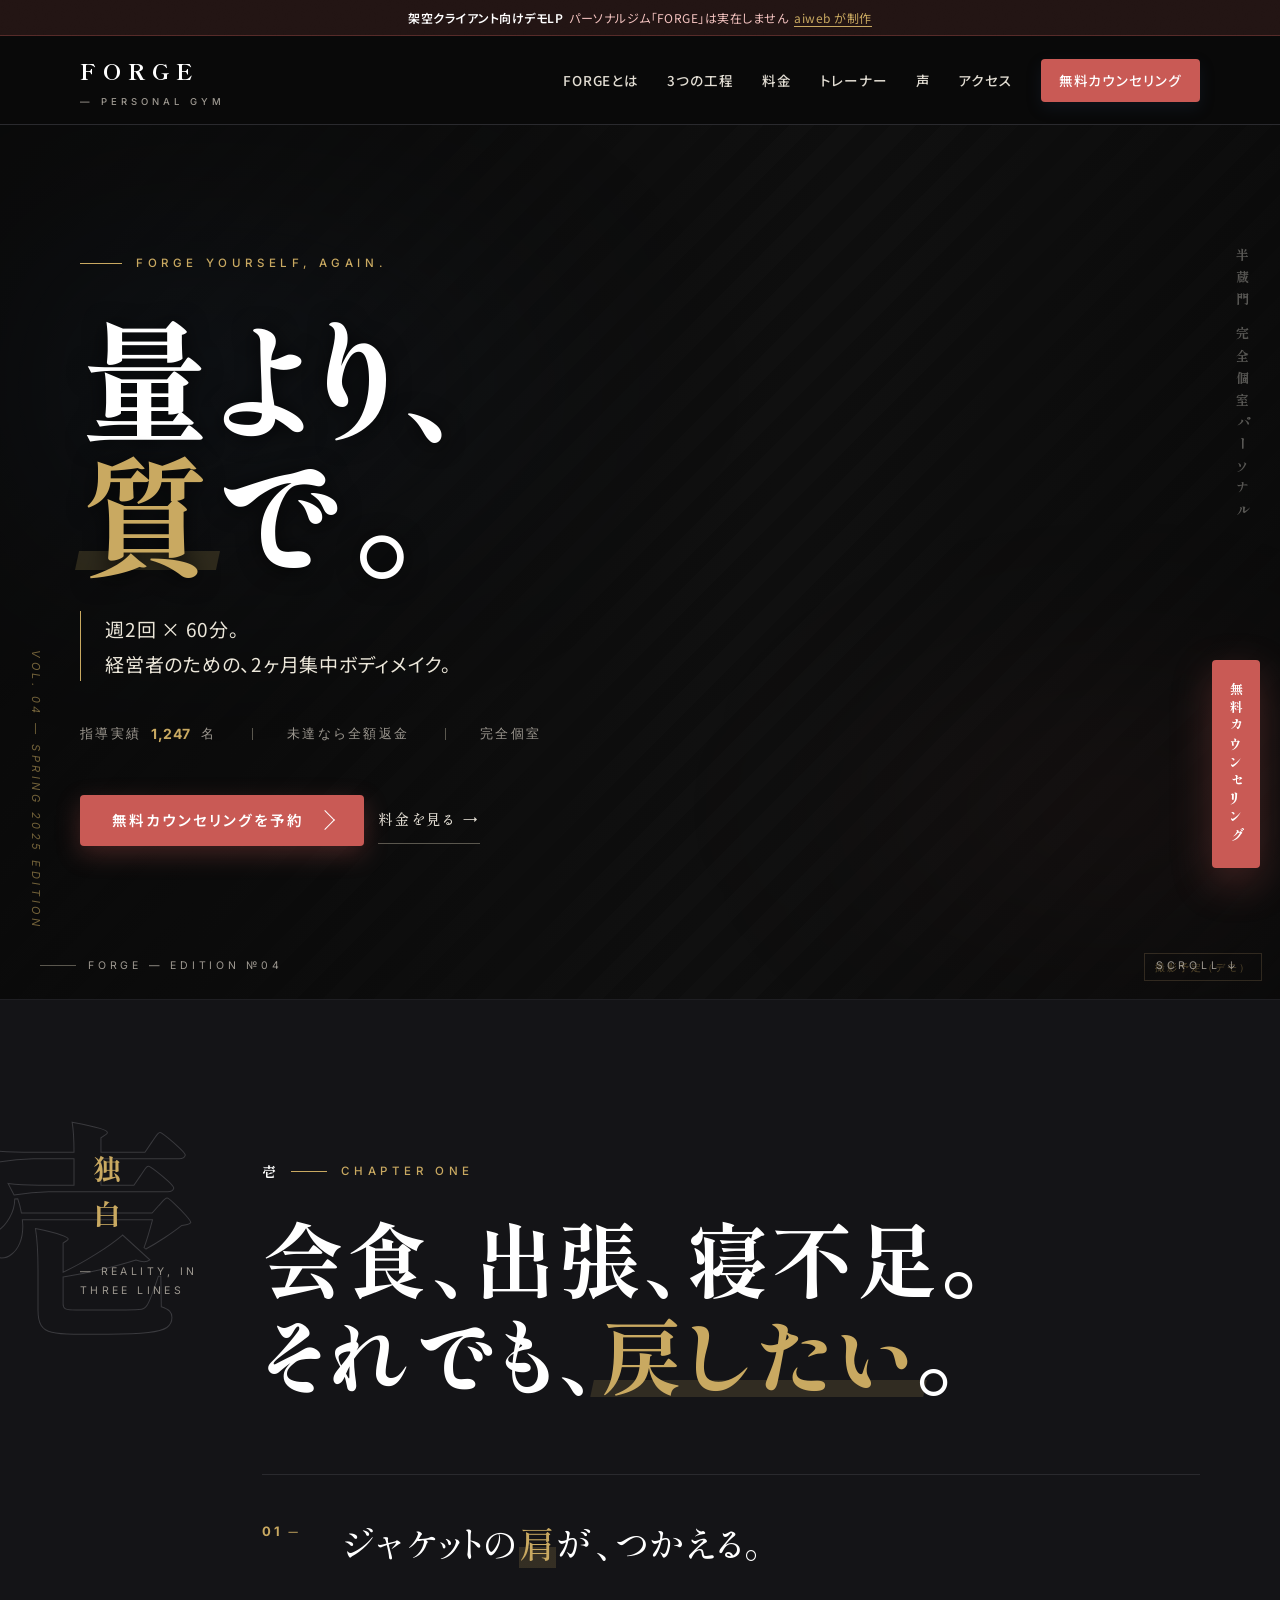
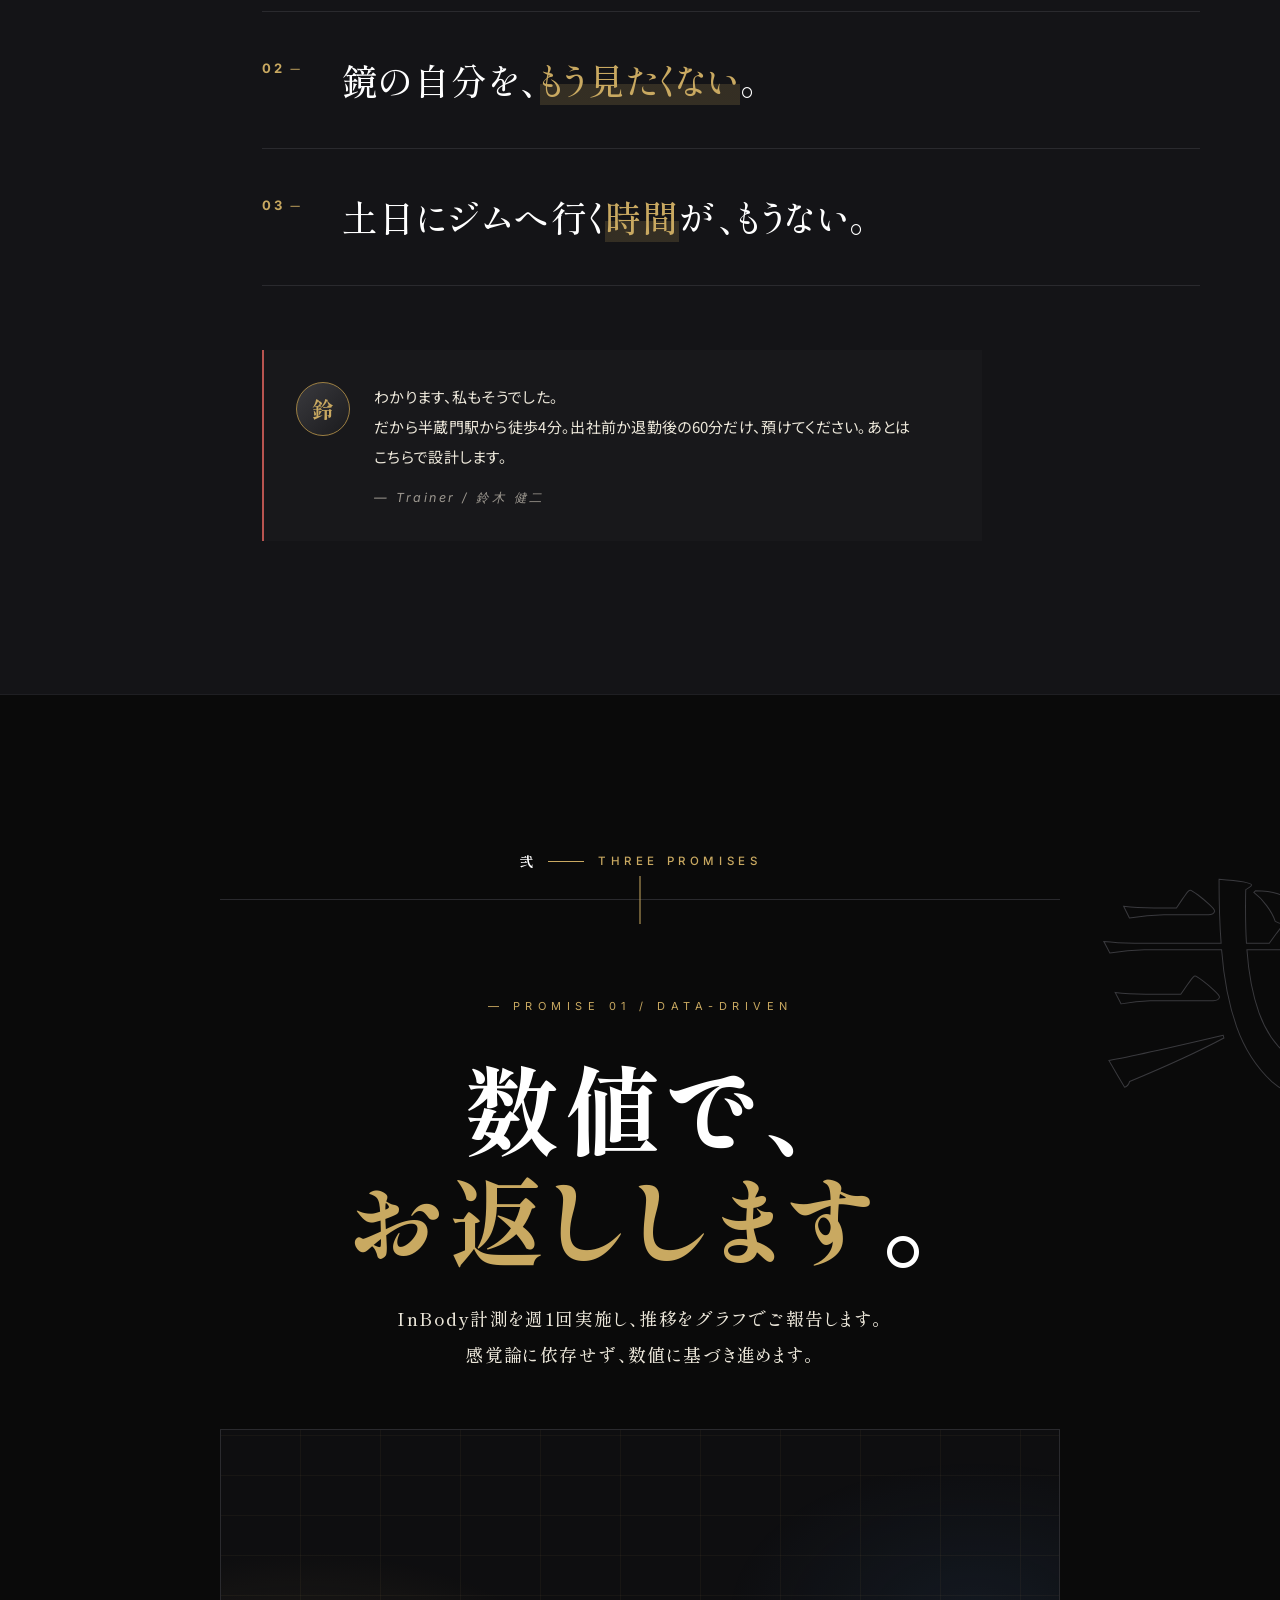
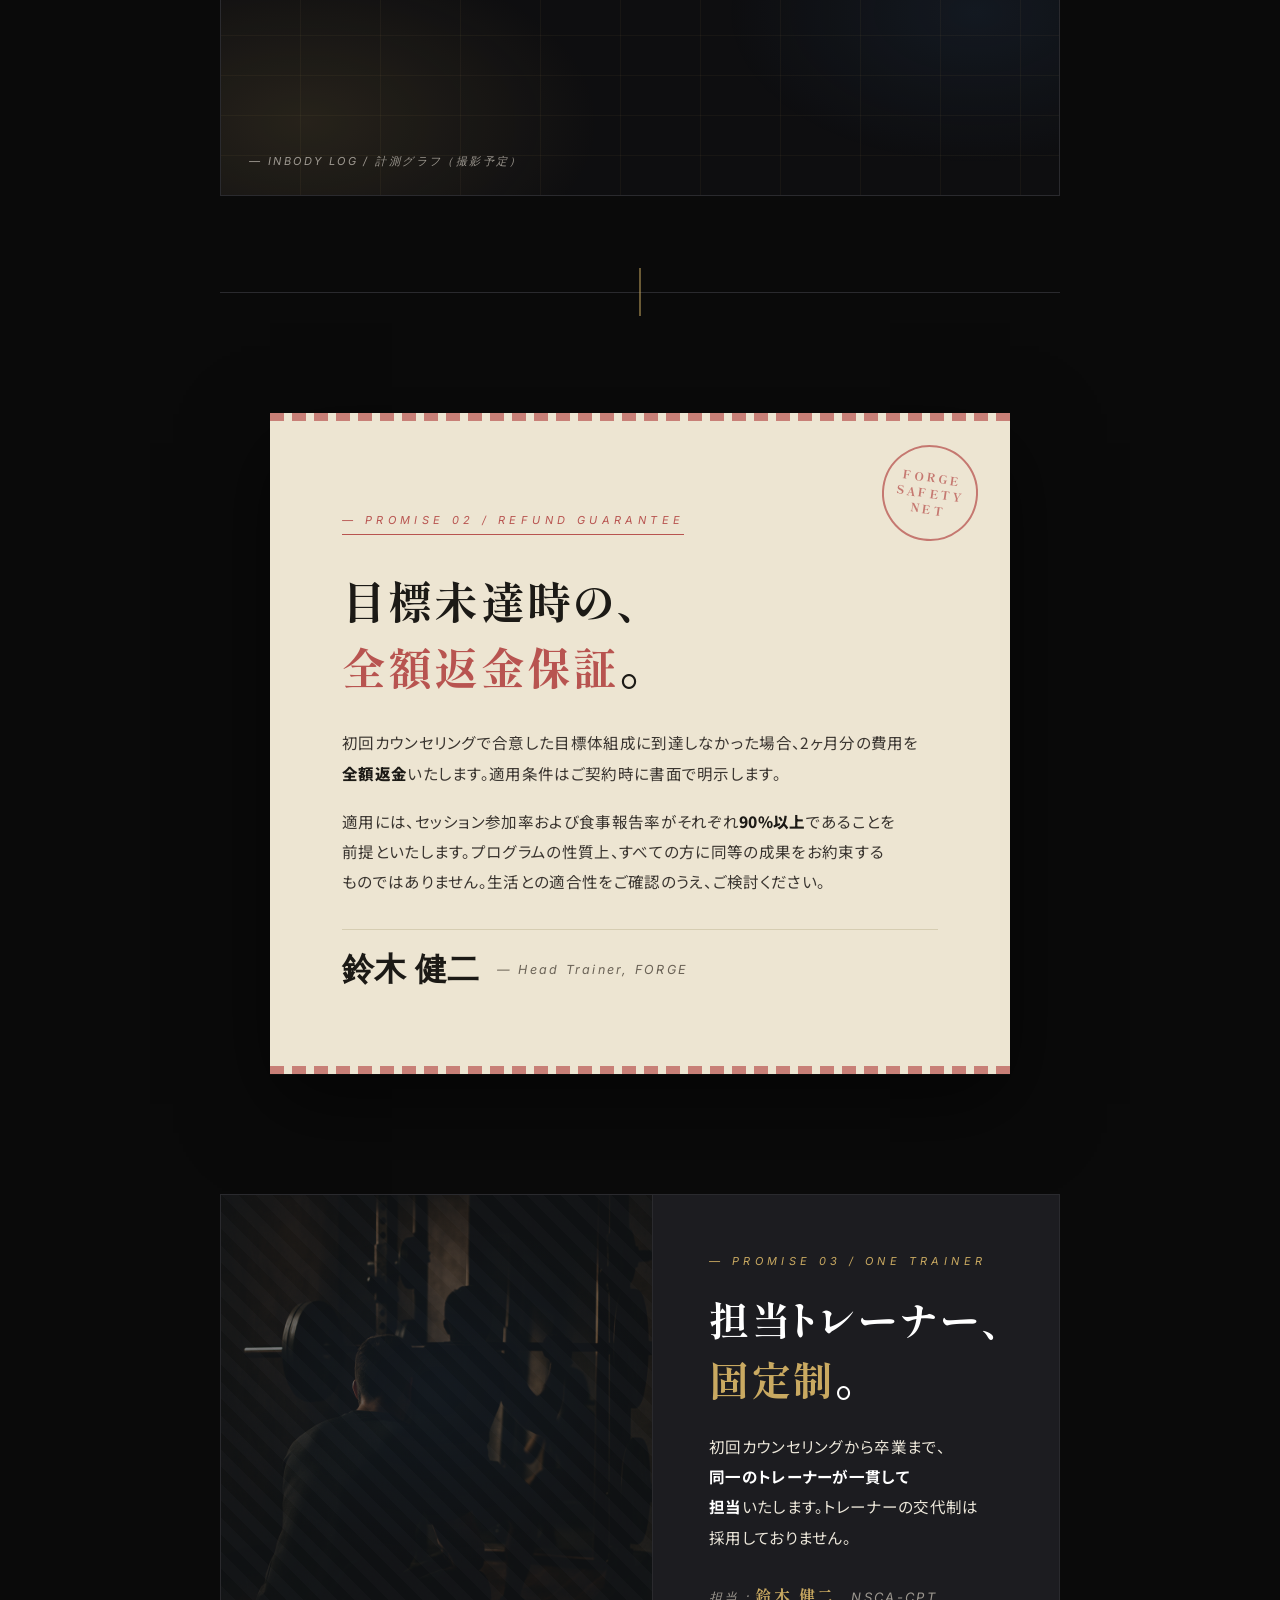
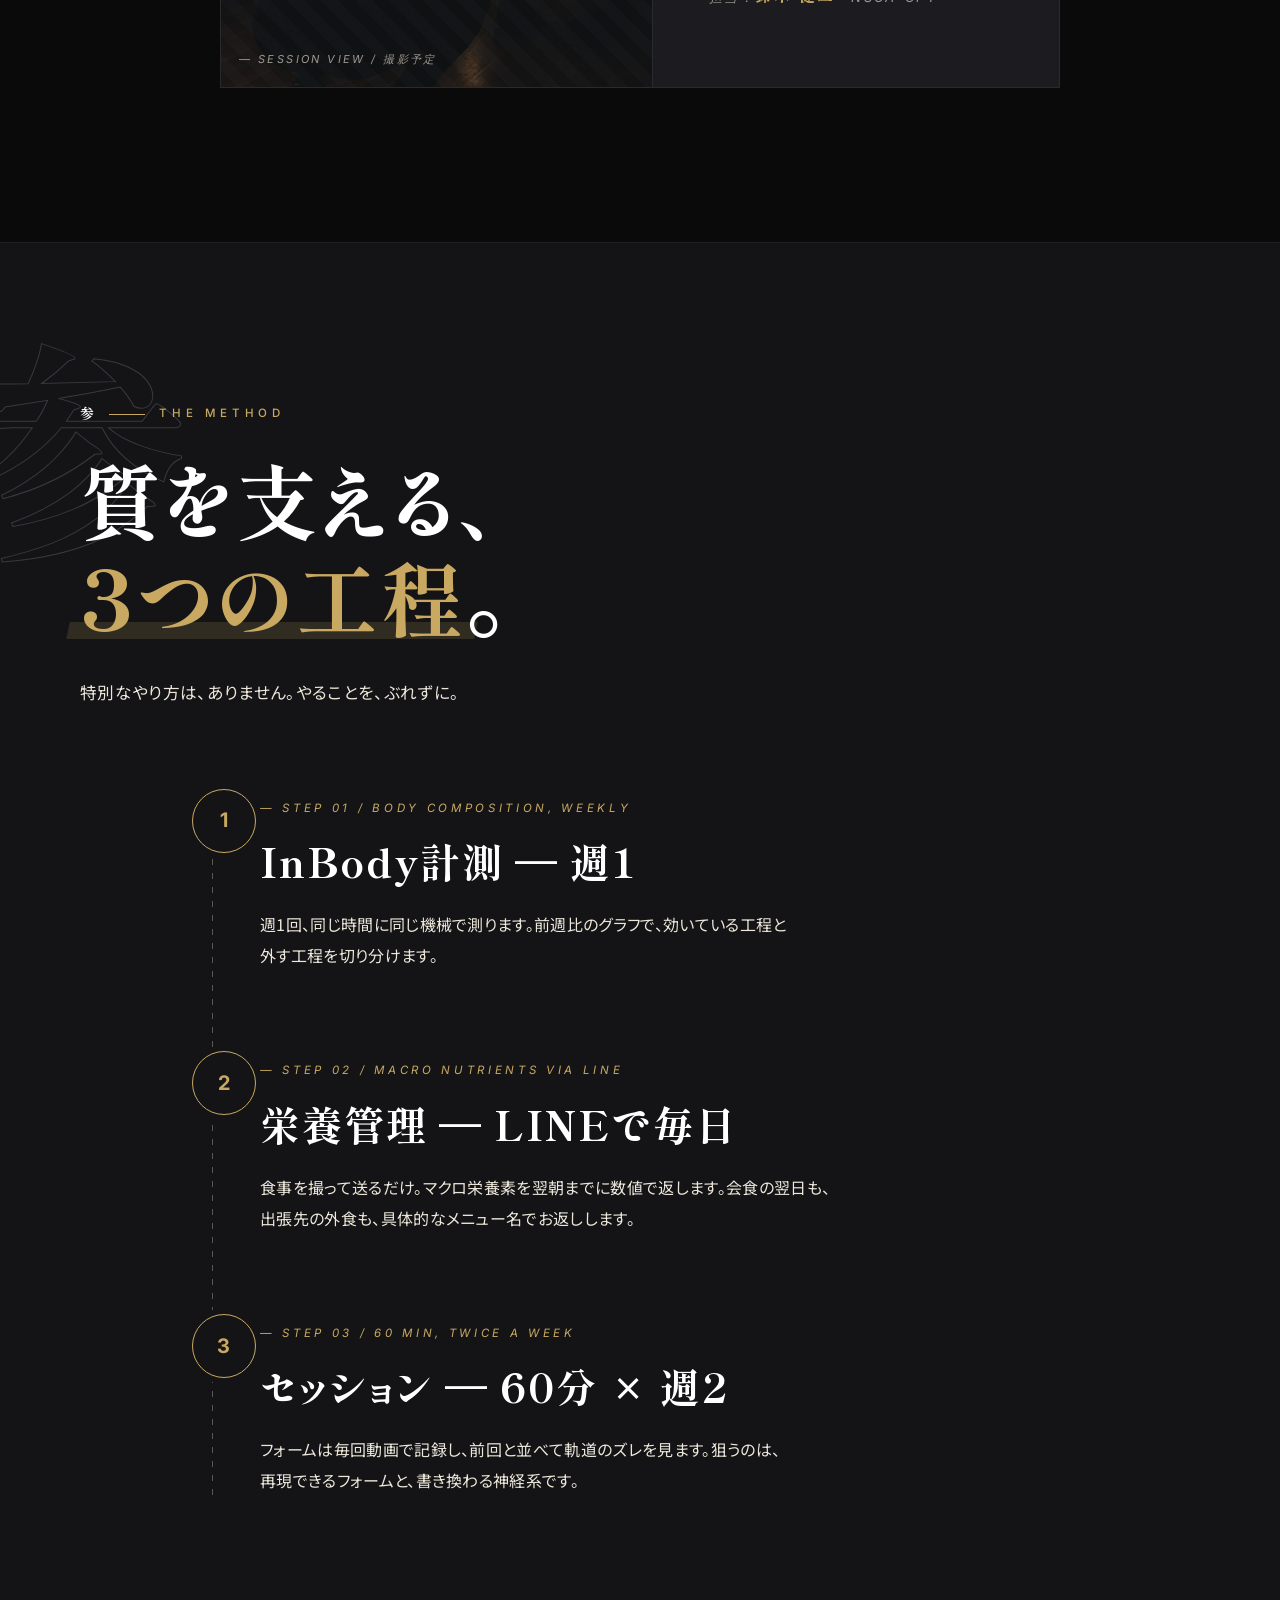
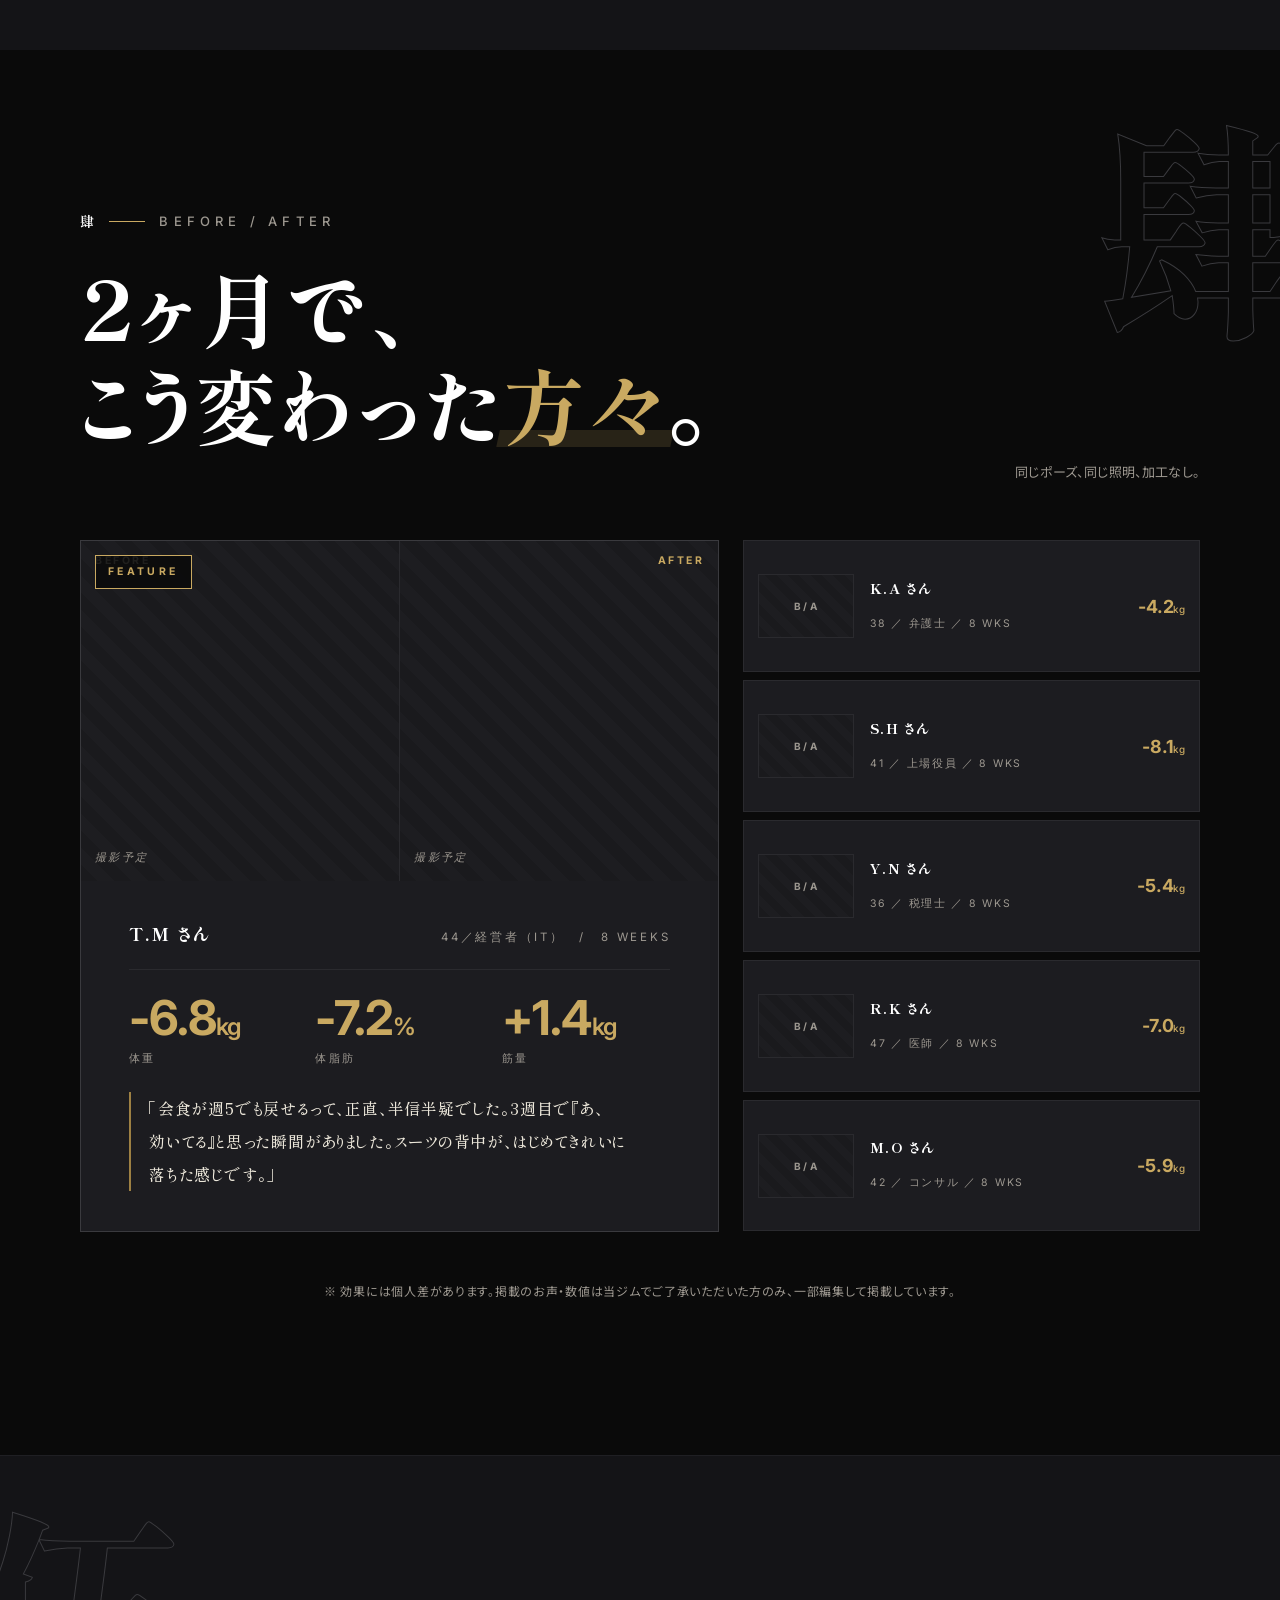
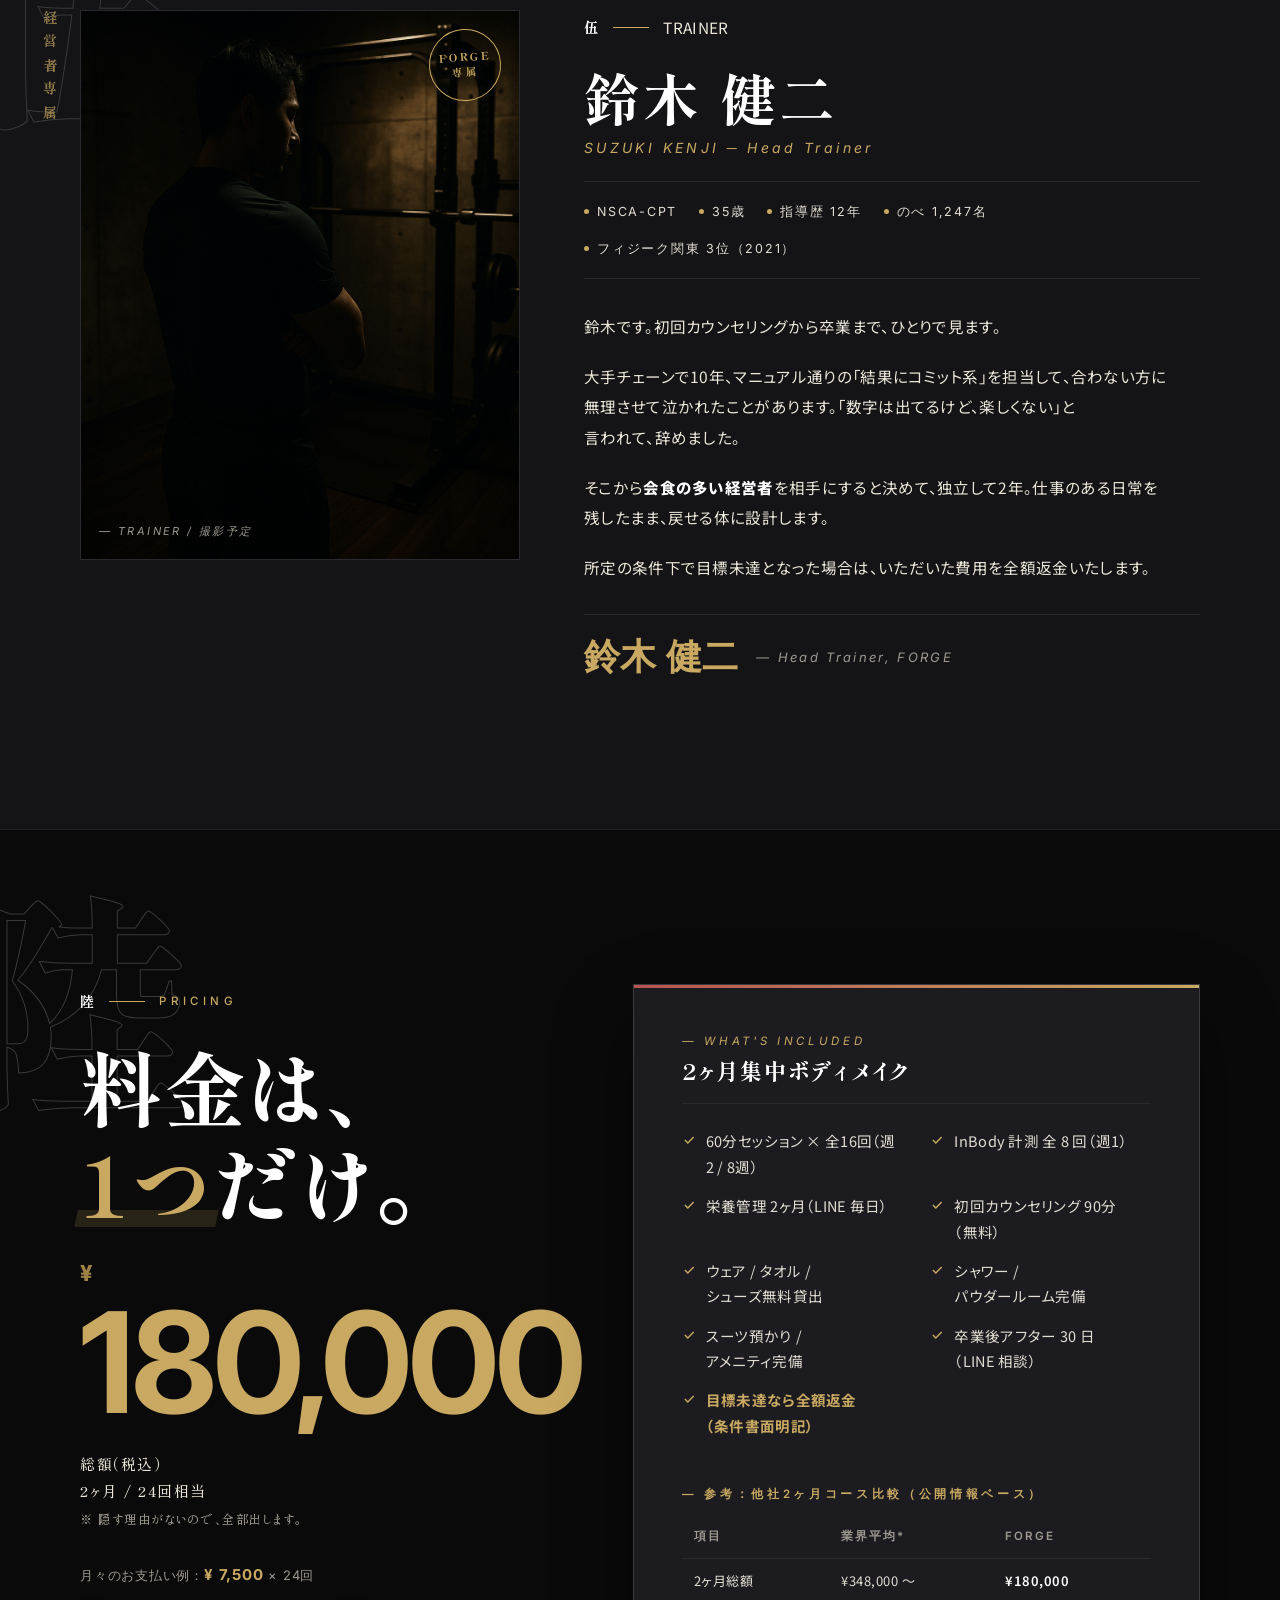
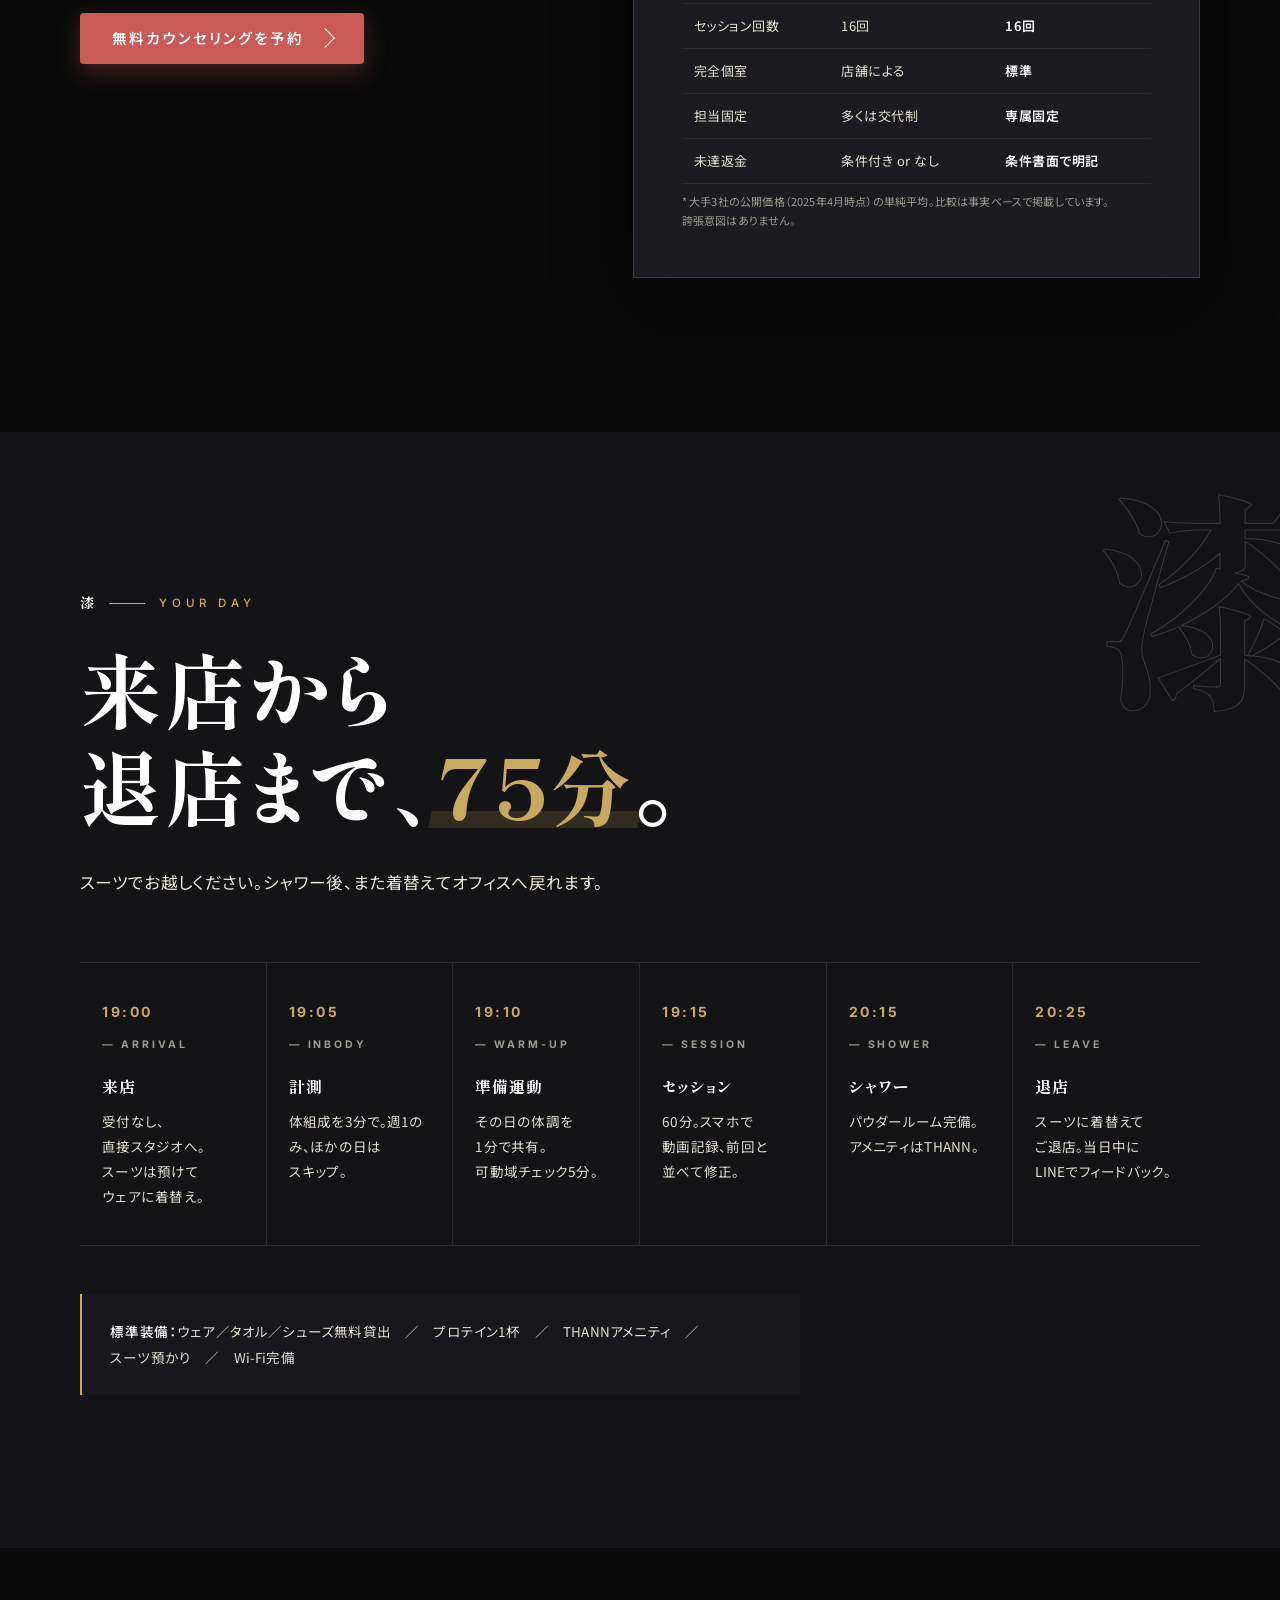
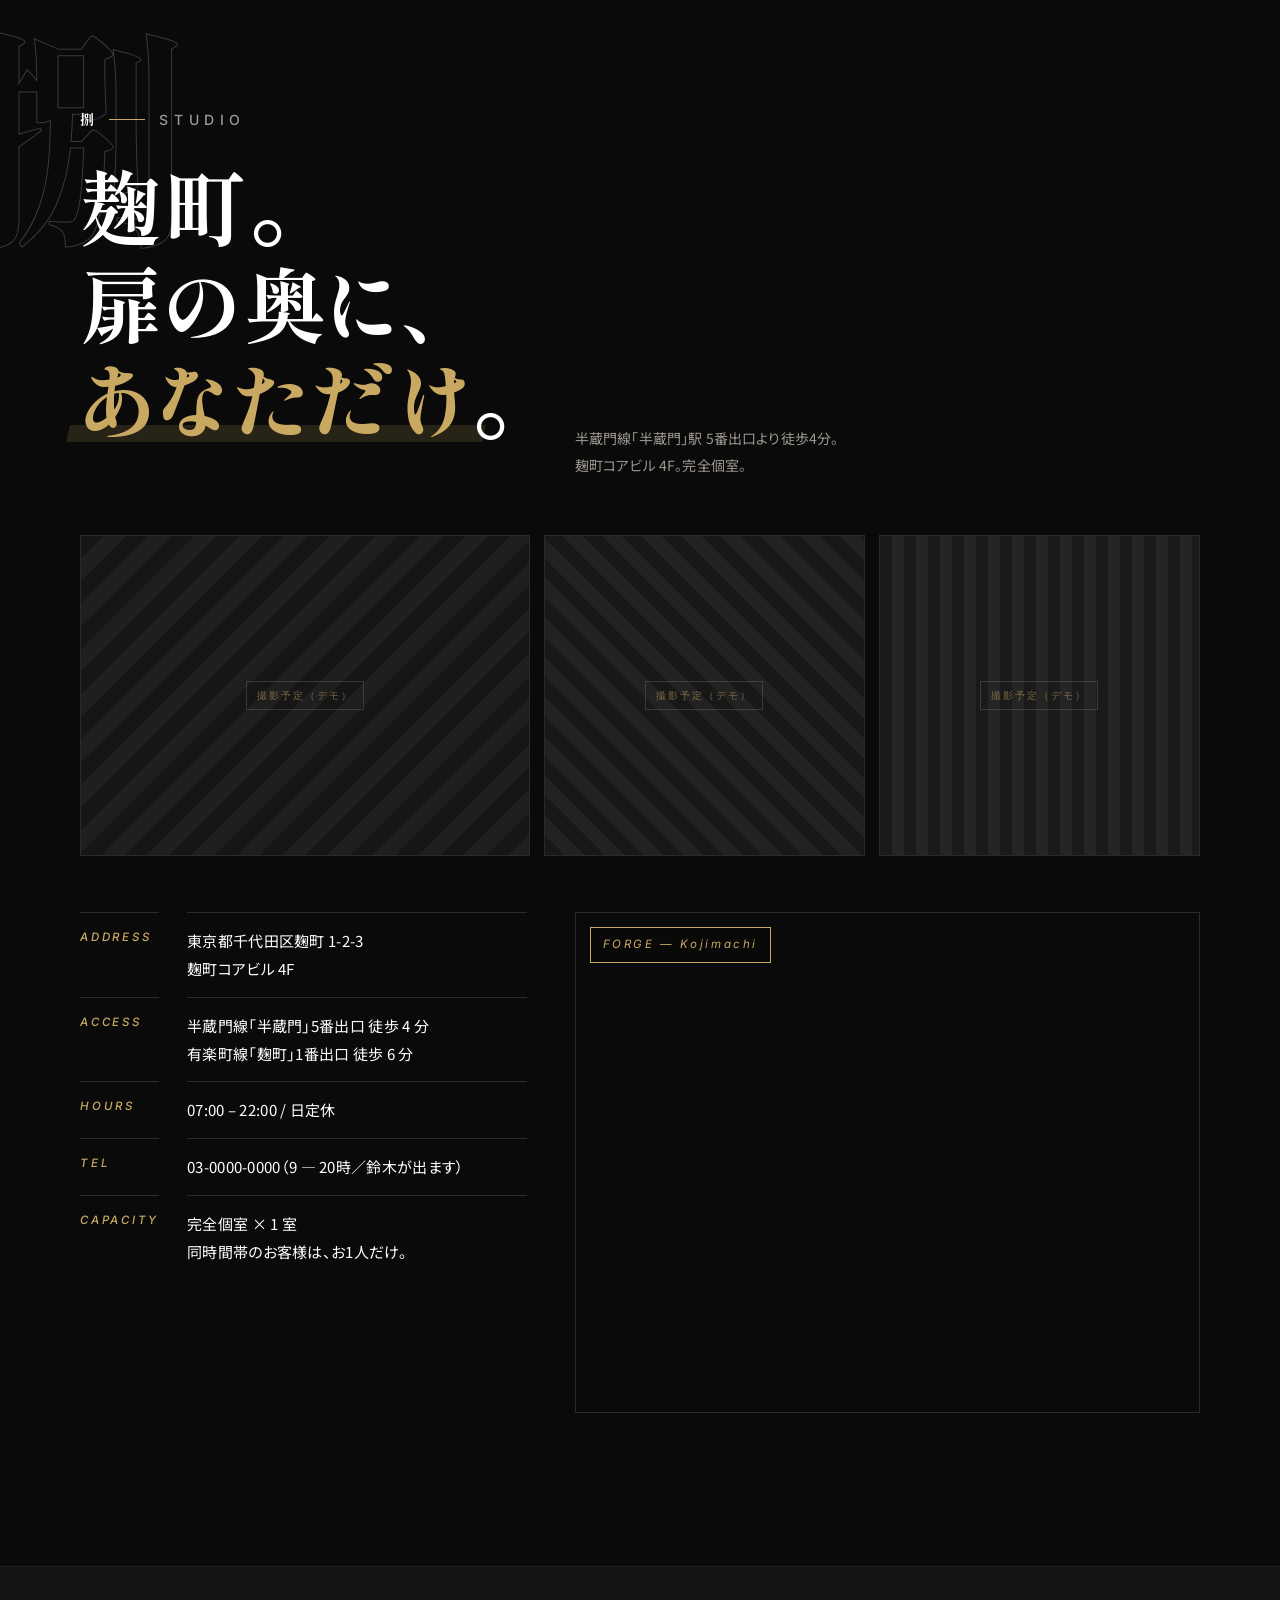
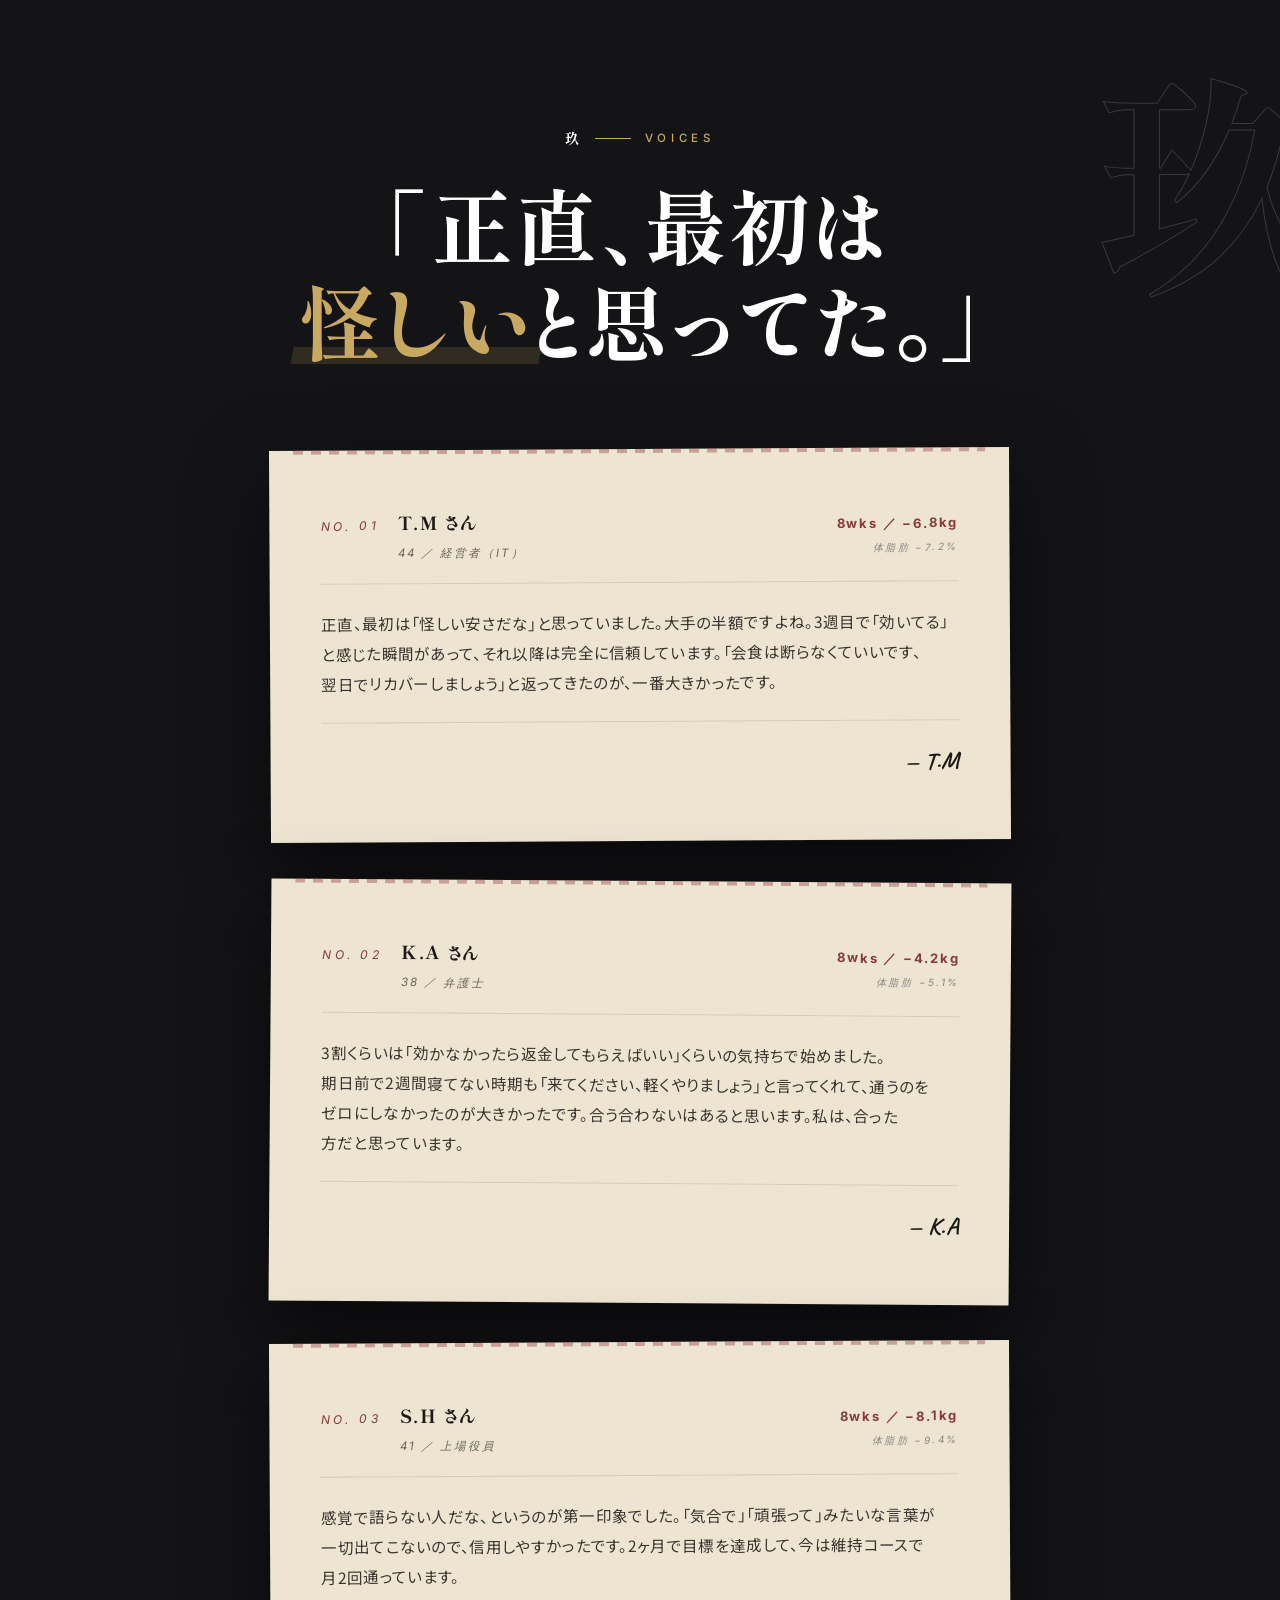
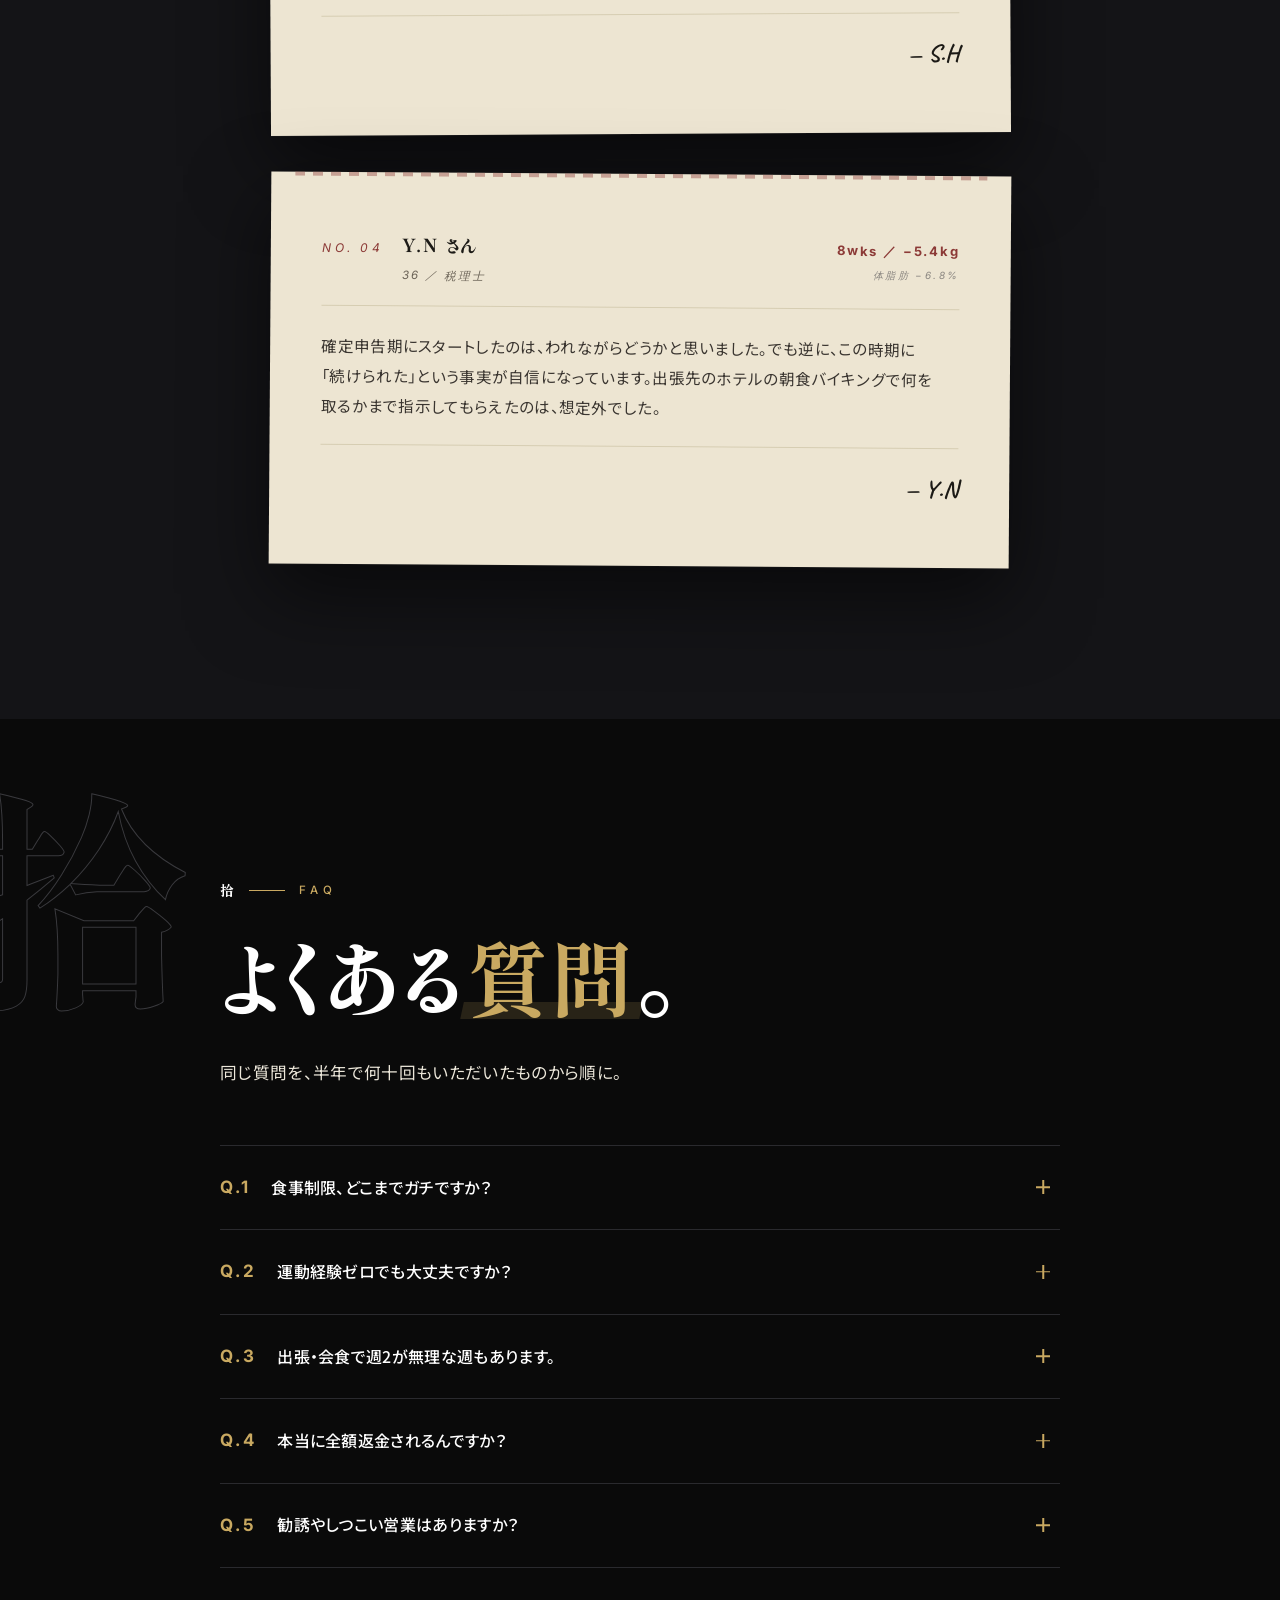
<file: demos/gym.html>
<!DOCTYPE html>
<html lang="ja">
<head>
<meta charset="UTF-8">
<meta name="viewport" content="width=device-width,initial-scale=1">
<meta name="robots" content="noindex,follow">
<title>【デモLP】FORGE｜パーソナルジム制作例 ─ aiweb</title>
<meta name="description" content="aiweb 制作のデモLPです。架空のパーソナルジム『FORGE』を題材にしたパーソナルジム業種の制作例。掲載人物・実績・住所・数値はすべて架空です。">
<link rel="canonical" href="https://aiweb-lab.com/demos/gym.html">
<meta property="og:title" content="【デモLP】FORGE｜パーソナルジム制作例 ─ aiweb">
<meta property="og:description" content="aiweb 制作のデモLP。架空クライアントを題材としたパーソナルジム業種の制作例です。">
<meta property="og:type" content="website">
<meta property="og:image" content="https://placehold.co/1200x630/0a0a0a/c9a961?text=FORGE">
<meta name="twitter:card" content="summary_large_image">

<link rel="preconnect" href="https://fonts.googleapis.com">
<link rel="preconnect" href="https://fonts.gstatic.com" crossorigin>
<link href="https://fonts.googleapis.com/css2?family=Inter:wght@400;500;600;700&family=Shippori+Mincho:wght@500;700;800&family=Noto+Sans+JP:wght@400;500;700&family=Caveat:wght@500;700&display=swap" rel="stylesheet">

<!-- 構造化データは架空ビジネスを実在として登録するリスクがあるため、デモLPでは出力しません -->
<script type="application/ld+json">
{"@context":"https://schema.org","@type":"WebPage","name":"【デモLP】FORGE - パーソナルジム制作例","description":"aiweb 制作のデモLP。架空のパーソナルジム『FORGE』を題材としたパーソナルジム業種の制作例。","isPartOf":{"@type":"WebSite","name":"aiweb","url":"https://aiweb-lab.com/"}}
</script>

<style>
/* =========================================================
   FORGE — Editorial / Manuscript-feel Personal Gym LP
   ========================================================= */
:root{
  --c-sumi:#0a0a0a;
  --c-ink:#141417;
  --c-card:#1c1c20;
  --c-card-2:#222226;
  --c-paper:#f7f3ec;
  --c-paper-dim:#ece7da;
  --c-paper-warm:#ede5d2;

  --c-renga:#b85450;
  --c-renga-deep:#8c3a37;
  --c-cta:#c95a55;
  --c-cta-hover:#a44340;

  --c-ai:#2c4a6e;
  --c-kin:#c9a961;
  --c-kin-deep:#9d8043;
  --c-hai:#e2ddd3;
  --c-mute:#9d9890;
  --c-mute-dim:#5a574e;

  --border:#2a2a2e;
  --border-strong:#3a3a3e;
  --border-soft:#1f1f23;
  --border-paper:#d6cdb2;

  --ff-mincho:"Shippori Mincho","Hiragino Mincho ProN","Yu Mincho",serif;
  --ff-sans:"Noto Sans JP","Hiragino Kaku Gothic ProN","Yu Gothic",sans-serif;
  --ff-num:"Inter",-apple-system,sans-serif;
  --ff-hand:"Caveat","Comic Sans MS",cursive;

  --max:1200px;
  --max-narrow:920px;
  --max-letter:740px;
  --pad:clamp(20px,4vw,40px);

  --shadow-ai:0 6px 16px rgba(44,74,110,.18);
  --shadow-card:0 1px 0 var(--border-strong) inset, 0 30px 70px rgba(0,0,0,.45);
  --shadow-paper:0 30px 80px rgba(0,0,0,.55), 0 1px 0 rgba(255,255,255,.04);
}

*,*::before,*::after{box-sizing:border-box}
*{margin:0;padding:0}
html{scroll-behavior:smooth;-webkit-text-size-adjust:100%;overflow-x:hidden}
body{
  background:var(--c-sumi);
  color:var(--c-hai);
  font-family:var(--ff-sans);
  line-height:1.85;
  font-size:clamp(15.5px,.95rem + .2vw,17.5px);
  font-feature-settings:"palt";
  letter-spacing:.01em;
  -webkit-font-smoothing:antialiased;
  overflow-x:hidden;
  text-rendering:optimizeLegibility;
  word-break:auto-phrase;line-break:strict;
}
h1,h2,h3,h4{text-wrap:balance}
p,li,blockquote,dd{text-wrap:pretty}
img,svg,video{display:block;max-width:100%;height:auto}
button{font:inherit;color:inherit;background:none;border:0;cursor:pointer}
a{color:inherit;text-decoration:none}
ul,ol{list-style:none}
h1,h2,h3,h4{font-family:var(--ff-mincho);font-weight:800;line-height:1.4;letter-spacing:.04em;color:#fff;text-wrap:balance}
p{text-wrap:pretty}
em{font-style:normal}
::selection{background:rgba(184,84,80,.4);color:#fff}

.wrap{max-width:var(--max);margin-inline:auto;padding-inline:var(--pad)}
.wrap-narrow{max-width:var(--max-narrow);margin-inline:auto;padding-inline:var(--pad)}
.wrap-letter{max-width:var(--max-letter);margin-inline:auto;padding-inline:var(--pad)}

.br-pc{display:inline}
.br-sp{display:none}
@media (max-width:760px){.br-pc{display:none}.br-sp{display:inline}}

body::before{
  content:"";position:fixed;inset:0;pointer-events:none;z-index:1;
  background-image:url("data:image/svg+xml;utf8,<svg xmlns='http://www.w3.org/2000/svg' width='240' height='240'><filter id='n'><feTurbulence type='fractalNoise' baseFrequency='.88' numOctaves='2' stitchTiles='stitch'/><feColorMatrix values='0 0 0 0 1 0 0 0 0 1 0 0 0 0 1 0 0 0 .35 0'/></filter><rect width='100%' height='100%' filter='url(%23n)'/></svg>");
  mix-blend-mode:overlay;opacity:.035;
}

/* ===== chapter kanji floating in margins ===== */
.chapter{
  position:absolute;
  font-family:var(--ff-mincho);font-weight:800;
  font-size:clamp(120px,18vw,260px);
  line-height:1;letter-spacing:-.02em;
  color:transparent;
  -webkit-text-stroke:1px var(--border-strong);
  pointer-events:none;user-select:none;
  z-index:0;
}
.chapter-tate{
  writing-mode:vertical-rl;
  font-size:clamp(48px,7vw,96px);
  letter-spacing:.4em;
  -webkit-text-stroke:0;
  color:var(--c-kin);opacity:.18;
}
@media (max-width:900px){.chapter{font-size:clamp(80px,18vw,140px)}.chapter-tate{display:none}}

/* ===== demo banner (top, fixed) ===== */
.demo-banner{
  position:sticky;top:0;z-index:60;
  background:rgba(184,84,80,.14);
  border-bottom:1px solid rgba(184,84,80,.35);
  padding:8px var(--pad);
  font-size:12px;letter-spacing:.04em;line-height:1.6;
  color:#f5c4c1;text-align:center;
  font-family:var(--ff-sans);
}
.demo-banner strong{color:#fff;font-weight:600;margin-right:6px}
.demo-banner a{color:var(--c-kin);border-bottom:1px solid currentColor;margin-left:6px}
.demo-banner a:hover{color:#dcb778}

/* shift sticky header below demo banner */
.hdr{top:34px}
@media (max-width:600px){
  .demo-banner{font-size:11px;padding:6px 10px;line-height:1.5}
}

/* ===== footer disclaimer ===== */
.demo-disclaimer{
  margin:32px auto 0;max-width:760px;
  padding:18px 22px;
  background:rgba(184,84,80,.08);
  border:1px solid rgba(184,84,80,.25);
  font-family:var(--ff-sans);font-size:12px;line-height:1.85;
  color:var(--c-hai);letter-spacing:.02em;
}
.demo-disclaimer strong{color:#fff;font-weight:600}

/* ===== notice ===== */
.notice{
  position:relative;z-index:5;
  background:#161618;border-bottom:1px solid var(--border);
  font-size:12.5px;color:var(--c-mute);
  padding:9px var(--pad);
  display:flex;justify-content:space-between;align-items:center;gap:18px;flex-wrap:wrap;
}
.notice strong{color:var(--c-hai);font-weight:500}
.notice .dot{display:inline-block;width:6px;height:6px;border-radius:50%;background:#5C8C5C;margin-right:.5em;animation:pulse 2.4s ease-in-out infinite;vertical-align:1px}
@keyframes pulse{0%,100%{box-shadow:0 0 0 0 rgba(92,140,92,.5)}50%{box-shadow:0 0 0 7px rgba(92,140,92,0)}}
.notice a{color:var(--c-kin);border-bottom:1px solid currentColor;padding-bottom:1px}
.notice a:hover{color:#dcb778}

/* ===== header ===== */
.hdr{
  position:sticky;top:0;z-index:40;
  background:rgba(10,10,10,.92);
  backdrop-filter:saturate(160%) blur(14px);
  -webkit-backdrop-filter:saturate(160%) blur(14px);
  border-bottom:1px solid var(--border);
}
.hdr-inner{
  max-width:var(--max);margin-inline:auto;
  padding:14px var(--pad);
  display:flex;justify-content:space-between;align-items:center;gap:24px;
}
.logo{font-family:var(--ff-mincho);font-weight:800;font-size:22px;letter-spacing:.32em;color:#fff}
.logo em{color:var(--c-kin)}
.logo small{display:block;font-family:var(--ff-num);font-style:normal;font-size:9.5px;letter-spacing:.42em;color:var(--c-mute);margin-top:2px;font-weight:500;text-transform:uppercase}
.nav{display:flex;align-items:center;gap:28px}
.nav a{font-size:13.5px;color:var(--c-hai);font-weight:500;letter-spacing:.06em;transition:color .2s;position:relative}
.nav a:not(.nav-cta)::after{content:"";position:absolute;left:0;right:0;bottom:-4px;height:1px;background:var(--c-kin);transform:scaleX(0);transform-origin:right;transition:transform .35s}
.nav a:not(.nav-cta):hover{color:#fff}
.nav a:not(.nav-cta):hover::after{transform:scaleX(1);transform-origin:left}
.nav-cta{background:var(--c-cta);color:#fff !important;padding:9px 18px;border-radius:4px;font-weight:600;letter-spacing:.08em;box-shadow:var(--shadow-ai);transition:background .25s,transform .25s}
.nav-cta:hover{background:var(--c-cta-hover);transform:translateY(-1px)}
.burger{display:none;width:40px;height:40px;flex-direction:column;align-items:center;justify-content:center;gap:5px}
.burger span{display:block;width:22px;height:1.5px;background:#fff;transition:transform .25s,opacity .25s}
.burger[aria-expanded="true"] span:nth-child(1){transform:translateY(6.5px) rotate(45deg)}
.burger[aria-expanded="true"] span:nth-child(2){opacity:0}
.burger[aria-expanded="true"] span:nth-child(3){transform:translateY(-6.5px) rotate(-45deg)}
@media (max-width:900px){
  .hdr{position:static}
  .nav{position:fixed;inset:0;background:rgba(10,10,10,.97);backdrop-filter:blur(20px);flex-direction:column;justify-content:center;gap:0;transform:translateY(-100%);transition:transform .45s cubic-bezier(.77,0,.18,1);z-index:39;padding:0 var(--pad)}
  .nav[data-open="true"]{transform:none}
  .nav a:not(.nav-cta){width:100%;text-align:center;padding:18px 0;font-size:16px;letter-spacing:.18em;border-bottom:1px solid var(--border)}
  .nav a:not(.nav-cta):first-child{border-top:1px solid var(--border)}
  .nav a:not(.nav-cta)::after{display:none}
  .nav-cta{display:none}
  .burger{display:none}
  .nav{display:none}
  .hero-cta{flex-direction:column;align-items:stretch;width:100%;gap:14px}
  .hero-cta .btn,.hero-cta .btn-text{width:100%;justify-content:center;padding:16px 18px;font-size:14px;letter-spacing:.1em}
  .hero h1{font-size:clamp(40px,11vw,72px);letter-spacing:.02em}
  .hero-sub{font-size:14.5px;letter-spacing:.02em;padding-left:16px;max-width:none;word-break:auto-phrase;text-wrap:pretty}
  .hero-meta{font-size:11px;letter-spacing:.08em;gap:10px 16px}
  .hero-meta strong{font-size:13px}
  .hero-meta li + li::before{margin-right:10px}
}
@media (max-width:760px){
  .sticky a{font-size:10.5px;letter-spacing:.14em;padding:12px 4px}
}

/* =========================================================
   01 HERO  — オーバーサイズ明朝、編集者ラインフロー
   ========================================================= */
.hero{
  position:relative;overflow:hidden;isolation:isolate;
  padding:clamp(72px,9vw,140px) 0 clamp(96px,12vw,180px);
  background:var(--c-sumi);
  min-height:88svh;
  display:flex;align-items:center;
}
.hero::before{
  content:"";position:absolute;inset:0;z-index:0;
  background:
    radial-gradient(55% 45% at 16% 30%,rgba(44,74,110,.28),transparent 65%),
    radial-gradient(45% 35% at 88% 78%,rgba(184,84,80,.14),transparent 65%);
  filter:blur(72px);
}
.hero-photo{
  position:absolute;inset:0;z-index:1;
  background:
    linear-gradient(100deg,var(--c-sumi) 0%,rgba(10,10,10,.85) 28%,rgba(10,10,10,.55) 60%,rgba(10,10,10,.92) 100%),
    repeating-linear-gradient(135deg,#1a1a1a 0,#1a1a1a 18px,#222 18px,#222 36px) center/cover no-repeat;
  opacity:.6;
}
.hero-photo::after{
  content:"撮影予定（デモ）";
  position:absolute;bottom:18px;right:18px;
  font-family:var(--ff-num);font-size:10px;letter-spacing:.2em;
  color:var(--c-kin);opacity:.65;
  border:1px solid rgba(201,168,117,.5);padding:4px 10px;
}
.hero-inner{position:relative;z-index:2;width:100%;max-width:var(--max);margin-inline:auto;padding-inline:var(--pad)}
.hero-eyebrow{
  display:inline-flex;align-items:center;gap:14px;
  font-family:var(--ff-num);font-size:11.5px;letter-spacing:.4em;
  color:var(--c-kin);text-transform:uppercase;font-weight:500;
  margin-bottom:32px;
}
.hero-eyebrow::before{content:"";width:42px;height:1px;background:var(--c-kin)}
.hero h1{
  font-family:var(--ff-mincho);font-weight:800;
  font-size:clamp(48px,10.5vw,130px);
  line-height:1.05;letter-spacing:.04em;color:#fff;
  margin-bottom:32px;
  text-shadow:0 2px 22px rgba(0,0,0,.7);
  text-wrap:balance;
}
.hero h1 em{color:var(--c-kin);font-style:normal;display:inline-block;position:relative}
.hero h1 em::after{
  content:"";position:absolute;left:-2%;right:-2%;bottom:6%;height:14%;
  background:rgba(201,169,97,.18);z-index:-1;
  transform:skew(-12deg);
}
.hero-sub{
  font-family:var(--ff-sans);font-weight:400;
  font-size:clamp(15px,1.5vw,19px);letter-spacing:.04em;line-height:1.85;
  color:var(--c-paper-dim);
  margin-bottom:40px;max-width:30em;
  border-left:1px solid var(--c-kin);
  padding-left:24px;
}
.hero-meta{
  display:flex;flex-wrap:wrap;gap:18px 36px;margin-bottom:48px;
  font-family:var(--ff-num);font-size:12.5px;letter-spacing:.18em;
  color:var(--c-mute);text-transform:uppercase;
}
.hero-meta strong{font-family:var(--ff-num);font-weight:700;color:var(--c-kin);letter-spacing:.04em;font-size:14px}
.hero-meta li{display:flex;align-items:center;gap:10px}
.hero-meta li + li::before{content:"";display:inline-block;width:1px;height:12px;background:var(--c-mute-dim);margin-right:24px}
.hero-cta{display:flex;gap:14px;flex-wrap:wrap;align-items:center}
.btn{
  display:inline-flex;align-items:center;justify-content:center;gap:12px;
  padding:16px 32px;
  font-family:var(--ff-sans);font-weight:600;
  font-size:14.5px;letter-spacing:.14em;
  border-radius:4px;
  transition:transform .25s,box-shadow .35s,background .25s,border-color .25s,color .25s;
  position:relative;
  white-space:nowrap;line-height:1.3;
}
.btn-primary{background:var(--c-cta);color:#fff;box-shadow:0 8px 24px rgba(184,84,80,.32)}
.btn-primary:hover{background:var(--c-cta-hover);transform:translateY(-2px);box-shadow:0 14px 36px rgba(184,84,80,.5)}
.btn-text{
  display:inline-flex;align-items:center;justify-content:center;gap:10px;
  padding:14px 0;color:var(--c-hai);font-family:var(--ff-mincho);font-weight:500;
  font-size:14.5px;letter-spacing:.14em;
  border-bottom:1px solid var(--c-mute-dim);
  transition:color .25s,border-color .25s;
  white-space:nowrap;line-height:1.3;
}
.btn-text:hover{color:var(--c-kin);border-color:var(--c-kin)}
.btn-arrow{display:inline-block;width:14px;height:14px;border-right:1.5px solid currentColor;border-top:1.5px solid currentColor;transform:rotate(45deg);margin-left:2px}

/* hero — 縦書きアクセント、編集者風ナンバリング */
.hero-tate{
  position:absolute;right:max(2vw,16px);top:14%;
  writing-mode:vertical-rl;
  font-family:var(--ff-mincho);font-weight:700;font-size:13px;letter-spacing:.7em;
  color:rgba(214,210,203,.38);z-index:2;
}
.hero-issue{
  position:absolute;left:max(2vw,16px);bottom:8%;
  writing-mode:vertical-rl;
  font-family:var(--ff-num);font-style:italic;font-size:11px;letter-spacing:.32em;
  color:rgba(201,169,97,.55);z-index:2;text-transform:uppercase;
}
@media (max-width:1080px){.hero-tate,.hero-issue{display:none}}

.hero-foot{
  position:absolute;left:0;right:0;bottom:24px;z-index:2;
  padding:0 var(--pad);
  display:flex;justify-content:space-between;align-items:flex-end;
  font-family:var(--ff-num);font-size:10.5px;letter-spacing:.36em;color:var(--c-mute);text-transform:uppercase;
}
.hero-foot .l{display:flex;align-items:center;gap:12px}
.hero-foot .line{width:36px;height:1px;background:var(--c-mute-dim)}
@media (max-width:760px){.hero-foot{display:none}}

/* =========================================================
   Reveal + section utils
   ========================================================= */
section{position:relative;z-index:2;isolation:isolate}
.reveal{opacity:0;transform:translateY(20px);transition:opacity .9s ease,transform .9s ease}
.reveal.is-in{opacity:1;transform:none}
.reveal-2{transition-delay:.12s}
.reveal-3{transition-delay:.24s}

.eyebrow{
  display:inline-flex;align-items:center;gap:14px;
  font-family:var(--ff-num);font-size:11.5px;letter-spacing:.4em;
  color:var(--c-kin);text-transform:uppercase;font-weight:500;
  margin-bottom:24px;
}
.eyebrow .ch{font-family:var(--ff-mincho);font-weight:800;font-size:14px;color:#fff;letter-spacing:.1em}
.eyebrow .bar{width:36px;height:1px;background:var(--c-kin)}

/* Display headlines — editorial sized */
.h-display{
  font-family:var(--ff-mincho);font-weight:800;
  font-size:clamp(36px,6.4vw,84px);
  line-height:1.18;letter-spacing:.03em;color:#fff;
  margin-bottom:32px;text-wrap:balance;
}
.h-display em{color:var(--c-kin);font-style:normal;position:relative;display:inline-block}
.h-display em::after{
  content:"";position:absolute;left:-3%;right:-3%;bottom:5%;height:18%;
  background:rgba(201,169,97,.16);z-index:-1;transform:skew(-12deg);
}
.lede{
  font-family:var(--ff-sans);font-weight:400;
  font-size:clamp(15.5px,1.3vw,18px);line-height:1.95;letter-spacing:.02em;
  color:var(--c-paper-dim);max-width:38em;
}

/* hand-written note (memo style, slightly rotated) */
.memo{
  position:absolute;
  font-family:var(--ff-hand);font-weight:700;
  font-size:clamp(16px,1.8vw,22px);line-height:1.4;
  color:var(--c-kin);
  background:rgba(247,243,236,.06);
  border:1px dashed var(--c-kin-deep);
  padding:14px 18px;max-width:220px;
  transform:rotate(-3deg);
  box-shadow:0 6px 22px rgba(0,0,0,.4);
  z-index:3;
}
.memo::before{
  content:"";position:absolute;top:-8px;left:50%;transform:translateX(-50%) rotate(8deg);
  width:60px;height:14px;background:rgba(201,169,97,.45);
  box-shadow:0 2px 6px rgba(0,0,0,.3);
}

/* =========================================================
   02 PAINS — オーバーサイズ独白
   ========================================================= */
.pains{
  background:var(--c-ink);
  border-top:1px solid var(--border-soft);border-bottom:1px solid var(--border-soft);
  padding-block:clamp(96px,12vw,160px);
}
.pains .chapter{
  left:-2vw;top:8%;
}
.pains-grid{
  display:grid;grid-template-columns:1fr 7fr;gap:48px;align-items:start;
  position:relative;z-index:2;
}
.pains-side{position:sticky;top:120px}
.pains-side .tate{
  writing-mode:vertical-rl;
  font-family:var(--ff-mincho);font-weight:700;
  font-size:clamp(20px,2.2vw,28px);letter-spacing:.6em;
  color:var(--c-kin);
}
.pains-side .small{
  margin-top:18px;
  font-family:var(--ff-num);font-size:10.5px;letter-spacing:.32em;
  color:var(--c-mute);text-transform:uppercase;
}
.pains-head{margin-bottom:72px}
.pains-mono{
  display:flex;flex-direction:column;gap:0;
  border-top:1px solid var(--border);
}
.pains-mono .line{
  position:relative;
  padding:40px 0 40px 80px;
  border-bottom:1px solid var(--border);
  font-family:var(--ff-mincho);font-weight:500;
  font-size:clamp(22px,3.4vw,36px);
  line-height:1.55;letter-spacing:.04em;color:#fff;
}
.pains-mono .line::before{
  position:absolute;left:0;top:46px;
  font-family:var(--ff-num);font-weight:700;
  font-size:13px;letter-spacing:.22em;color:var(--c-kin);
}
.pains-mono .line.l1::before{content:"01 ─"}
.pains-mono .line.l2::before{content:"02 ─"}
.pains-mono .line.l3::before{content:"03 ─"}
.pains-mono .line strong{color:var(--c-kin);font-weight:500;background:linear-gradient(transparent 60%,rgba(201,169,97,.18) 60%)}
.pains-note{
  margin-top:64px;
  display:grid;grid-template-columns:auto 1fr;gap:24px;align-items:start;
  padding:32px;
  background:rgba(28,28,32,.5);border-left:2px solid var(--c-renga);
  max-width:720px;
}
.pains-note .avatar{
  width:54px;height:54px;border-radius:50%;
  background:linear-gradient(135deg,#3a3a3e,#1a1a1d);
  display:flex;align-items:center;justify-content:center;
  font-family:var(--ff-mincho);font-weight:800;font-size:22px;color:var(--c-kin);
  border:1px solid var(--c-kin-deep);
}
.pains-note p{
  font-family:var(--ff-sans);font-size:15px;line-height:2;letter-spacing:.02em;color:var(--c-paper-dim);
}
.pains-note .sig{
  display:block;margin-top:14px;
  font-family:var(--ff-num);font-style:italic;font-size:12.5px;letter-spacing:.2em;color:var(--c-mute);
}
@media (max-width:900px){
  .pains-grid{grid-template-columns:1fr}
  .pains-side{display:none}
  .pains-mono .line{padding-left:60px;padding-block:32px}
  .pains-mono .line::before{top:34px;font-size:11.5px}
}

/* =========================================================
   03 PROMISES — マニフェスト型 / 書簡型 / 写真ベゼル型
   ========================================================= */
.promises{
  background:var(--c-sumi);
  padding-block:clamp(96px,12vw,160px);
  position:relative;overflow:hidden;
}
.promises .chapter{right:-3vw;top:6%}

/* 01 manifesto */
.manifesto{
  text-align:center;
  padding:96px 0;
  border-top:1px solid var(--border);border-bottom:1px solid var(--border);
  position:relative;
  margin-bottom:120px;
}
.manifesto::before,.manifesto::after{
  content:"";position:absolute;left:50%;width:1px;height:48px;background:var(--c-kin);transform:translateX(-50%);
}
.manifesto::before{top:-24px}
.manifesto::after{bottom:-24px}
.manifesto-eye{
  font-family:var(--ff-num);font-size:11px;letter-spacing:.5em;color:var(--c-kin);
  text-transform:uppercase;margin-bottom:36px;
}
.manifesto-title{
  font-family:var(--ff-mincho);font-weight:800;
  font-size:clamp(40px,7.5vw,108px);line-height:1.15;letter-spacing:.04em;
  color:#fff;margin-bottom:28px;text-wrap:balance;
}
.manifesto-title em{color:var(--c-kin);font-style:normal}
.manifesto-sub{
  font-family:var(--ff-mincho);font-weight:500;
  font-size:clamp(16px,1.4vw,19px);line-height:2;letter-spacing:.08em;
  color:var(--c-paper-dim);max-width:580px;margin:0 auto;
}
.manifesto-img{
  margin-top:56px;aspect-ratio:16/7;
  position:relative;background:#0e0e10;border:1px solid var(--border);
  overflow:hidden;
  display:flex;align-items:flex-end;padding:24px 28px;
}
.manifesto-img::before{
  content:"";position:absolute;inset:0;
  background:
    /* gridlines */
    repeating-linear-gradient(0deg,transparent 0 39px,rgba(201,169,97,.06) 39px 40px),
    repeating-linear-gradient(90deg,transparent 0 79px,rgba(201,169,97,.06) 79px 80px),
    /* simulated InBody line graph */
    radial-gradient(60% 80% at 10% 80%,rgba(201,169,97,.15),transparent 60%),
    radial-gradient(50% 70% at 90% 50%,rgba(44,74,110,.2),transparent 60%);
  opacity:.9;
}
.manifesto-img::after{
  content:"— InBody log / 計測グラフ（撮影予定）";
  position:relative;z-index:1;
  font-family:var(--ff-num);font-style:italic;font-size:11px;letter-spacing:.22em;
  color:var(--c-mute);text-transform:uppercase;
}

/* 02 letter (refund promise) */
.letter{
  max-width:var(--max-letter);margin:0 auto 120px;
  background:var(--c-paper-warm);color:#1c1a16;
  position:relative;
  padding:clamp(48px,7vw,88px) clamp(36px,6vw,72px);
  box-shadow:var(--shadow-paper);
  font-family:var(--ff-mincho);
  transform:rotate(-.4deg);
}
.letter::before{
  content:"";position:absolute;top:0;left:0;width:100%;height:8px;
  background:repeating-linear-gradient(90deg,var(--c-renga) 0 14px,transparent 14px 22px);
  opacity:.7;
}
.letter::after{
  content:"";position:absolute;bottom:0;left:0;width:100%;height:8px;
  background:repeating-linear-gradient(90deg,var(--c-renga) 0 14px,transparent 14px 22px);
  opacity:.7;
}
.letter-tag{
  display:inline-block;
  font-family:var(--ff-num);font-style:italic;font-size:11px;letter-spacing:.4em;
  color:var(--c-renga);text-transform:uppercase;
  border-bottom:1px solid var(--c-renga);padding-bottom:4px;margin-bottom:32px;
}
.letter h3{
  font-family:var(--ff-mincho);font-weight:800;
  font-size:clamp(28px,4vw,44px);line-height:1.5;letter-spacing:.05em;
  color:#1c1a16;margin-bottom:28px;
}
.letter h3 em{color:var(--c-renga);font-style:normal;position:relative}
.letter h3 em::after{
  content:"";position:absolute;left:-2%;right:-2%;bottom:8%;height:14%;
  background:rgba(184,84,80,.18);z-index:-1;
}
.letter p{
  font-family:var(--ff-sans);font-size:15.5px;line-height:1.95;letter-spacing:.02em;color:#3a3530;
  margin-bottom:18px;
}
.letter strong{color:#1c1a16;font-weight:800}
.letter .stamp{
  position:absolute;top:32px;right:32px;
  width:96px;height:96px;
  border:2px solid var(--c-renga);border-radius:50%;
  display:flex;align-items:center;justify-content:center;text-align:center;
  font-family:var(--ff-mincho);font-weight:800;font-size:11.5px;letter-spacing:.22em;line-height:1.4;
  color:var(--c-renga);
  transform:rotate(8deg);opacity:.75;
}
.letter .sign{
  margin-top:32px;padding-top:24px;border-top:1px solid var(--border-paper);
  display:flex;align-items:center;gap:18px;
}
.letter .sign .hand{
  font-family:var(--ff-hand);font-weight:700;font-size:32px;color:#1c1a16;
  line-height:1;
}
.letter .sign .meta{
  font-family:var(--ff-num);font-style:italic;font-size:12.5px;letter-spacing:.18em;color:#6b6357;
}
@media (max-width:760px){
  .letter .stamp{width:64px;height:64px;font-size:9px;top:18px;right:18px}
}

/* 03 photo-bezel (担当固定) */
.bezel{
  display:grid;grid-template-columns:7fr 5fr;gap:0;
  border:1px solid var(--border);
  background:var(--c-card);
  position:relative;
}
.bezel-photo{
  aspect-ratio:auto;min-height:420px;
  position:relative;background:#1a1a1d url('../assets/img/demos/gym/bezel.png') center/cover no-repeat;
  border-right:1px solid var(--border);
  display:flex;align-items:flex-end;justify-content:flex-start;padding:18px;
}
.bezel-photo::before{
  content:"";position:absolute;inset:0;
  background:
    radial-gradient(70% 50% at 50% 40%,rgba(44,74,110,.2),transparent 70%),
    repeating-linear-gradient(45deg,#1a1a1d 0 12px,#202024 12px 24px);
  opacity:.6;
}
.bezel-photo::after{
  content:"— Session view / 撮影予定";
  position:relative;z-index:1;
  font-family:var(--ff-num);font-style:italic;font-size:11px;letter-spacing:.22em;
  color:var(--c-mute);text-transform:uppercase;
}
.bezel-body{
  padding:clamp(36px,4.5vw,56px);
  display:flex;flex-direction:column;justify-content:center;
}
.bezel-tag{
  font-family:var(--ff-num);font-style:italic;font-size:11px;letter-spacing:.4em;
  color:var(--c-kin);text-transform:uppercase;margin-bottom:18px;
}
.bezel h3{
  font-family:var(--ff-mincho);font-weight:800;
  font-size:clamp(28px,3.4vw,40px);line-height:1.5;letter-spacing:.05em;
  color:#fff;margin-bottom:22px;
}
.bezel h3 em{color:var(--c-kin);font-style:normal}
.bezel p{
  font-family:var(--ff-sans);font-weight:400;
  font-size:15.5px;line-height:1.95;letter-spacing:.02em;color:var(--c-paper-dim);
  margin-bottom:20px;
}
.bezel .who{
  margin-top:8px;font-family:var(--ff-num);font-style:italic;font-size:13px;letter-spacing:.18em;color:var(--c-mute);
}
.bezel .who strong{font-family:var(--ff-mincho);font-style:normal;font-weight:800;color:var(--c-kin);font-size:16px;letter-spacing:.16em}
@media (max-width:900px){
  .bezel{grid-template-columns:1fr}
  .bezel-photo{min-height:240px;border-right:0;border-bottom:1px solid var(--border)}
}

/* =========================================================
   04 METHOD — 単列タイムライン（ノート風）
   ========================================================= */
.method{
  background:var(--c-ink);
  padding-block:clamp(96px,12vw,160px);
  position:relative;
  border-top:1px solid var(--border-soft);
}
.method .chapter{left:-3vw;top:6%}
.method-head{max-width:760px;margin-bottom:80px;position:relative;z-index:2}

.timeline{
  position:relative;max-width:var(--max-narrow);margin:0 auto;
  padding-left:80px;
}
.timeline::before{
  content:"";position:absolute;left:32px;top:0;bottom:0;width:1px;
  background:repeating-linear-gradient(180deg,var(--c-mute-dim) 0 6px,transparent 6px 14px);
}
.tl-step{
  position:relative;padding:0 0 80px;
}
.tl-step:last-child{padding-bottom:0}
.tl-step::before{
  content:counter(step);counter-increment:step;
  position:absolute;left:-68px;top:0;
  width:64px;height:64px;border-radius:50%;
  background:var(--c-ink);border:1px solid var(--c-kin);
  display:flex;align-items:center;justify-content:center;
  font-family:var(--ff-num);font-weight:700;font-size:20px;color:var(--c-kin);
  letter-spacing:.04em;
  box-shadow:0 0 0 6px var(--c-ink);
}
.timeline{counter-reset:step}
.tl-tag{
  display:inline-block;
  font-family:var(--ff-num);font-style:italic;font-size:11.5px;letter-spacing:.32em;
  color:var(--c-kin);text-transform:uppercase;margin-bottom:14px;
}
.tl-step h3{
  font-family:var(--ff-mincho);font-weight:800;
  font-size:clamp(26px,3.6vw,40px);line-height:1.4;letter-spacing:.05em;
  color:#fff;margin-bottom:20px;text-wrap:balance;
}
.tl-step h3 em{color:var(--c-kin);font-style:normal}
.tl-step .desc{
  font-family:var(--ff-sans);font-weight:400;
  font-size:16px;line-height:1.95;letter-spacing:.02em;
  color:var(--c-paper-dim);max-width:36em;
}
@media (max-width:760px){
  .timeline{padding-left:54px}
  .timeline::before{left:18px}
  .tl-step::before{left:-50px;width:50px;height:50px;font-size:16px;box-shadow:0 0 0 4px var(--c-ink)}
}

/* =========================================================
   05 RESULTS — 1名フィーチャー + 5名サムネ
   ========================================================= */
.results{
  background:var(--c-sumi);
  padding-block:clamp(96px,12vw,160px);
  position:relative;
}
.results .chapter{right:-3vw;top:4%}
.results-head{display:grid;grid-template-columns:1fr auto;gap:32px;align-items:end;margin-bottom:56px;position:relative;z-index:2}
.results-head p{font-size:13px;color:var(--c-mute);max-width:300px;line-height:1.95}

.results-grid{
  display:grid;grid-template-columns:7fr 5fr;gap:24px;
  position:relative;z-index:2;
}
@media (max-width:980px){.results-grid{grid-template-columns:1fr}}

.r-feat{
  background:var(--c-card);border:1px solid var(--border-strong);
  overflow:hidden;
  display:grid;grid-template-rows:1fr auto;
  position:relative;
}
.r-feat::before{
  content:"FEATURE";position:absolute;top:14px;left:14px;z-index:3;
  font-family:var(--ff-num);font-weight:700;font-size:10.5px;letter-spacing:.32em;
  color:var(--c-kin);background:rgba(10,10,10,.85);padding:6px 12px;border:1px solid var(--c-kin);
}
.r-feat-photos{
  display:grid;grid-template-columns:1fr 1fr;gap:1px;background:var(--border);
  min-height:340px;
}
.r-feat-ph{
  background:#1a1a1d;position:relative;
  display:flex;align-items:flex-end;justify-content:flex-start;padding:14px;
}
.r-feat-ph::before{
  content:"";position:absolute;inset:0;
  background:repeating-linear-gradient(45deg,#1a1a1d 0 12px,#202024 12px 24px);opacity:.5;
}
.r-feat-ph span{position:relative;font-family:var(--ff-num);font-style:italic;font-size:11px;letter-spacing:.22em;color:var(--c-mute);text-transform:uppercase}
.r-feat-ph.is-before::after{content:"BEFORE";position:absolute;top:10px;left:14px;font-family:var(--ff-num);font-weight:700;font-size:10.5px;letter-spacing:.24em;color:var(--c-mute)}
.r-feat-ph.is-after::after{content:"AFTER";position:absolute;top:10px;right:14px;font-family:var(--ff-num);font-weight:700;font-size:10.5px;letter-spacing:.24em;color:var(--c-kin)}
.r-feat-body{padding:36px clamp(28px,4vw,48px) 40px}
.r-feat-meta{display:flex;justify-content:space-between;align-items:baseline;flex-wrap:wrap;gap:12px;font-family:var(--ff-num);font-size:11.5px;letter-spacing:.24em;color:var(--c-mute);text-transform:uppercase;padding-bottom:18px;border-bottom:1px solid var(--border);margin-bottom:24px}
.r-feat-meta .nm{font-family:var(--ff-mincho);font-style:normal;font-weight:800;font-size:18px;letter-spacing:.1em;color:#fff;text-transform:none}
.r-feat-stats{display:grid;grid-template-columns:repeat(3,1fr);gap:18px;margin-bottom:24px}
.r-feat-stats .v{font-family:var(--ff-num);font-weight:700;font-size:clamp(32px,4vw,48px);letter-spacing:-.02em;color:var(--c-kin);line-height:1}
.r-feat-stats .v small{font-size:.5em;color:var(--c-kin);font-weight:600}
.r-feat-stats .l{font-size:11px;letter-spacing:.2em;color:var(--c-mute);text-transform:uppercase;font-family:var(--ff-num);margin-top:6px}
.r-feat-quote{
  font-family:var(--ff-mincho);font-weight:500;font-size:16px;line-height:2.05;letter-spacing:.05em;
  color:var(--c-paper-dim);padding-left:18px;border-left:2px solid var(--c-kin-deep);
}

.r-side{display:grid;grid-template-rows:repeat(5,1fr);gap:8px}
.r-mini{
  display:grid;grid-template-columns:96px 1fr auto;gap:16px;align-items:center;
  background:var(--c-card);border:1px solid var(--border);
  padding:14px;transition:border-color .25s,transform .25s;
}
.r-mini:hover{border-color:var(--c-kin-deep);transform:translateX(2px)}
.r-mini-ph{
  width:96px;height:64px;position:relative;background:#1a1a1d;border:1px solid var(--border);
}
.r-mini-ph::before{content:"";position:absolute;inset:0;background:repeating-linear-gradient(45deg,#1a1a1d 0 8px,#202024 8px 16px);opacity:.5}
.r-mini-ph::after{content:"B/A";position:absolute;top:50%;left:50%;transform:translate(-50%,-50%);font-family:var(--ff-num);font-weight:700;font-size:10px;letter-spacing:.24em;color:var(--c-mute);z-index:1}
.r-mini-body .nm{font-family:var(--ff-mincho);font-weight:800;font-size:14px;letter-spacing:.08em;color:#fff;display:block;margin-bottom:2px}
.r-mini-body .meta{font-family:var(--ff-num);font-size:10.5px;letter-spacing:.16em;color:var(--c-mute);text-transform:uppercase}
.r-mini .v{font-family:var(--ff-num);font-weight:700;font-size:18px;color:var(--c-kin);letter-spacing:-.01em}
.r-mini .v small{font-size:.55em;font-weight:500}
@media (max-width:600px){
  .r-mini{grid-template-columns:64px 1fr auto;gap:12px}
  .r-mini-ph{width:64px;height:48px}
}

.results-disclaimer{
  margin-top:48px;font-size:12px;color:var(--c-mute);letter-spacing:.06em;text-align:center;
}

/* =========================================================
   06 TRAINER — ポートレート＋エディトリアル組
   ========================================================= */
.trainer{
  background:var(--c-ink);
  border-top:1px solid var(--border-soft);border-bottom:1px solid var(--border-soft);
  padding-block:clamp(96px,12vw,160px);
  position:relative;overflow:hidden;
}
.trainer .chapter{left:-3vw;top:4%}
.trainer-grid{display:grid;grid-template-columns:5fr 7fr;gap:clamp(36px,5vw,80px);align-items:start;position:relative;z-index:2}
.trainer-col-photo{position:relative}
.trainer-photo{
  position:relative;aspect-ratio:4/5;background:#1a1a1d url('../assets/img/demos/gym/trainer.png') center/cover no-repeat;border:1px solid var(--border);overflow:hidden;
}
.trainer-photo::before{
  content:"";position:absolute;inset:0;
  background:linear-gradient(180deg,rgba(0,0,0,.0) 50%,rgba(0,0,0,.55) 100%);
  opacity:.7;
}
.trainer-photo span{position:absolute;bottom:18px;left:18px;font-family:var(--ff-num);font-style:italic;font-size:11px;letter-spacing:.22em;color:var(--c-mute);text-transform:uppercase;z-index:1}
.trainer-photo .stamp{
  position:absolute;top:18px;right:18px;z-index:1;
  width:72px;height:72px;border:1px solid var(--c-kin);border-radius:50%;
  display:flex;align-items:center;justify-content:center;text-align:center;
  font-family:var(--ff-mincho);font-weight:800;font-size:10.5px;letter-spacing:.22em;color:var(--c-kin);line-height:1.4;
  transform:rotate(-4deg);
}
.trainer-tate{
  position:absolute;top:0;left:-44px;
  writing-mode:vertical-rl;
  font-family:var(--ff-mincho);font-weight:800;font-size:14px;letter-spacing:.7em;
  color:var(--c-kin);opacity:.7;
}
@media (max-width:1180px){.trainer-tate{display:none}}

.trainer-name{
  font-family:var(--ff-mincho);font-weight:800;
  font-size:clamp(32px,4.4vw,56px);letter-spacing:.06em;color:#fff;
  margin-bottom:6px;line-height:1.2;
}
.trainer-name small{display:block;font-family:var(--ff-num);font-style:italic;font-weight:400;font-size:14px;letter-spacing:.24em;color:var(--c-kin);margin-top:10px}
.trainer-spec{
  display:flex;gap:14px 22px;flex-wrap:wrap;
  margin:24px 0 32px;padding:18px 0;
  border-top:1px solid var(--border);border-bottom:1px solid var(--border);
  font-family:var(--ff-num);font-size:12.5px;letter-spacing:.14em;color:var(--c-hai);
}
.trainer-spec li{display:flex;align-items:center;gap:8px}
.trainer-spec li::before{content:"";width:5px;height:5px;background:var(--c-kin);border-radius:50%}
.trainer-body p{
  font-family:var(--ff-sans);font-weight:400;
  font-size:15.5px;line-height:1.95;letter-spacing:.02em;color:var(--c-paper-dim);
  margin-bottom:20px;
}
.trainer-body p:first-of-type::first-letter{
  font-family:var(--ff-mincho);font-weight:800;
  font-size:3.2em;float:left;line-height:.9;color:var(--c-kin);
  padding:6px 12px 0 0;
}
.trainer-body p:last-child{margin-bottom:0}
.trainer-body p strong{color:#fff;font-weight:800}
.trainer-sign{
  margin-top:32px;padding-top:24px;border-top:1px solid var(--border);
  display:flex;align-items:center;gap:18px;
}
.trainer-sign .hand{font-family:var(--ff-hand);font-weight:700;font-size:36px;color:var(--c-kin);line-height:1}
.trainer-sign .meta{font-family:var(--ff-num);font-style:italic;font-size:13px;letter-spacing:.18em;color:var(--c-mute)}
@media (max-width:900px){
  .trainer-grid{grid-template-columns:1fr;gap:36px}
  .trainer-photo{aspect-ratio:5/4;max-height:380px}
}

/* =========================================================
   07 PRICE — 巨大数字、左bleed
   ========================================================= */
.price{
  background:var(--c-sumi);
  padding-block:clamp(96px,12vw,160px);
  position:relative;
}
.price .chapter{left:-3vw;top:4%}
.price-grid{
  display:grid;grid-template-columns:5fr 7fr;gap:clamp(28px,4vw,64px);
  align-items:start;position:relative;z-index:2;
}
.price-headline{position:sticky;top:120px}
.price-num-stack{
  font-family:var(--ff-mincho);font-weight:800;
  line-height:.9;letter-spacing:-.02em;
  color:var(--c-kin);margin-bottom:32px;
}
.price-num-stack .yen{
  display:block;font-family:var(--ff-num);font-size:22px;
  color:var(--c-kin-deep);letter-spacing:.04em;margin-bottom:8px;
}
.price-num-stack .v{
  display:block;font-family:var(--ff-num);font-weight:700;
  font-size:clamp(64px,11vw,140px);
  color:var(--c-kin);letter-spacing:-.03em;line-height:1;
}
.price-num-stack .unit{
  display:block;margin-top:18px;font-family:var(--ff-mincho);font-weight:500;
  font-size:15px;letter-spacing:.1em;color:var(--c-paper-dim);line-height:1.8;
}
.price-num-stack .unit small{color:var(--c-mute);font-size:.8em;display:block;margin-top:4px}
.price-monthly{
  display:block;font-size:13px;letter-spacing:.06em;color:var(--c-mute);
  margin-bottom:24px;font-family:var(--ff-num);
}
.price-monthly .v{font-family:var(--ff-num);font-weight:700;color:var(--c-kin);font-size:15px}

.price-incl-card{
  background:var(--c-card);border:1px solid var(--border-strong);
  padding:clamp(32px,4vw,48px);
  box-shadow:var(--shadow-card);position:relative;
}
.price-incl-card::before{
  content:"";position:absolute;top:0;left:0;right:0;height:3px;
  background:linear-gradient(90deg,var(--c-renga) 0%,var(--c-kin) 100%);
}
.price-incl-card h3{
  font-family:var(--ff-mincho);font-weight:800;font-size:22px;letter-spacing:.08em;color:#fff;
  margin-bottom:24px;padding-bottom:18px;border-bottom:1px solid var(--border);
}
.price-incl-card h3 small{display:block;font-family:var(--ff-num);font-style:italic;font-weight:400;font-size:11.5px;letter-spacing:.32em;color:var(--c-kin);margin-bottom:6px;text-transform:uppercase}
.price-incl{display:grid;grid-template-columns:1fr 1fr;gap:14px 28px;margin-bottom:36px}
.price-incl li{display:flex;align-items:flex-start;gap:10px;font-size:14.5px;line-height:1.75;color:var(--c-hai);letter-spacing:.02em}
.price-incl li::before{
  content:"";flex:0 0 auto;width:14px;height:14px;margin-top:5px;
  background:no-repeat center/contain url("data:image/svg+xml;utf8,<svg xmlns='http://www.w3.org/2000/svg' viewBox='0 0 24 24' fill='none' stroke='%23c9a961' stroke-width='2.5'><path d='M5 12l5 5L20 7'/></svg>");
}
.price-incl li.hi{color:var(--c-kin);font-weight:700}
.price-cta{display:flex;gap:14px;flex-wrap:wrap}
.price-cmp{margin-top:48px}
.price-cmp h4{font-family:var(--ff-num);font-weight:600;font-size:11.5px;letter-spacing:.32em;color:var(--c-kin);text-transform:uppercase;margin-bottom:14px}
.price-cmp table{width:100%;border-collapse:collapse;font-size:13px}
.price-cmp th,.price-cmp td{padding:10px 12px;border-bottom:1px solid var(--border);text-align:left;color:var(--c-hai);font-weight:400;letter-spacing:.04em}
.price-cmp th{font-family:var(--ff-num);font-weight:600;color:var(--c-mute);font-size:11.5px;letter-spacing:.18em;text-transform:uppercase}
.price-cmp td.us{color:#fff;font-weight:600}
.price-cmp small{display:block;margin-top:8px;color:var(--c-mute);font-size:11px;line-height:1.7}

@media (max-width:900px){
  .price-grid{grid-template-columns:1fr;gap:48px}
  .price-headline{position:static}
  .price-incl{grid-template-columns:1fr;gap:10px}
}

/* =========================================================
   08 DAY — 横スクロール時系列バー
   ========================================================= */
.day{
  background:var(--c-ink);
  padding-block:clamp(96px,12vw,160px);
  position:relative;
}
.day .chapter{right:-3vw;top:4%}
.day-head{margin-bottom:64px;max-width:760px;position:relative;z-index:2}
.day-rail{
  display:grid;grid-template-columns:repeat(6,1fr);gap:0;
  border-top:1px solid var(--border);border-bottom:1px solid var(--border);
  position:relative;z-index:2;
}
.day-step{
  padding:36px 22px;
  border-right:1px solid var(--border);position:relative;
  transition:background .3s;
}
.day-step:last-child{border-right:0}
.day-step:hover{background:rgba(28,28,32,.5)}
.day-step .t{font-family:var(--ff-num);font-weight:700;font-size:14px;letter-spacing:.18em;color:var(--c-kin);margin-bottom:10px}
.day-step .n{font-family:var(--ff-num);font-weight:700;font-size:10.5px;letter-spacing:.28em;color:var(--c-mute);margin-bottom:20px;text-transform:uppercase}
.day-step h4{font-family:var(--ff-mincho);font-weight:800;font-size:16px;line-height:1.55;letter-spacing:.06em;color:#fff;margin-bottom:10px}
.day-step p{font-family:var(--ff-sans);font-size:13.5px;line-height:1.85;color:var(--c-hai);letter-spacing:.02em}
.day-incl{
  margin-top:48px;padding:24px 28px;
  background:rgba(28,28,32,.6);border-left:2px solid var(--c-kin);
  font-size:13.5px;color:var(--c-hai);line-height:1.95;position:relative;z-index:2;
  max-width:720px;
}
.day-incl strong{color:#fff;font-weight:500;letter-spacing:.06em}
@media (max-width:980px){
  .day-rail{grid-template-columns:1fr 1fr 1fr}
  .day-step:nth-child(3){border-right:0}
  .day-step:nth-child(-n+3){border-bottom:1px solid var(--border)}
}
@media (max-width:560px){
  .day-rail{grid-template-columns:1fr 1fr}
  .day-step{border-right:1px solid var(--border) !important;border-bottom:1px solid var(--border) !important}
  .day-step:nth-child(2n){border-right:0 !important}
  .day-step:nth-last-child(-n+2){border-bottom:0 !important}
}

/* =========================================================
   09 STUDIO
   ========================================================= */
.studio{
  background:var(--c-sumi);
  padding-block:clamp(96px,12vw,160px);
  position:relative;
}
.studio .chapter{left:-3vw;top:4%}
.studio-head{display:grid;grid-template-columns:5fr 7fr;gap:48px;align-items:end;margin-bottom:56px;position:relative;z-index:2}
.studio-head p{font-size:14px;color:var(--c-mute);max-width:300px;line-height:1.95}
.studio-photos{
  display:grid;grid-template-columns:1.4fr 1fr 1fr;gap:14px;margin-bottom:56px;
  position:relative;z-index:2;
}
.studio-ph{aspect-ratio:1/1;background:#1a1a1d;border:1px solid var(--border);position:relative;display:flex;align-items:center;justify-content:center}
.studio-ph::after{content:"撮影予定（デモ）";font-family:var(--ff-num);font-size:10px;letter-spacing:.2em;color:var(--c-kin);opacity:.55;border:1px solid rgba(201,168,117,.4);padding:4px 10px}
.studio-ph-1{aspect-ratio:auto;height:100%;background-image:repeating-linear-gradient(135deg,#161616 0,#161616 16px,#1f1f1f 16px,#1f1f1f 32px)}
.studio-ph-2{background-image:repeating-linear-gradient(45deg,#181818 0,#181818 14px,#222 14px,#222 28px)}
.studio-ph-3{background-image:repeating-linear-gradient(90deg,#1a1a1a 0,#1a1a1a 12px,#252525 12px,#252525 24px)}
.studio-info{display:grid;grid-template-columns:5fr 7fr;gap:48px;position:relative;z-index:2}
.studio-info dl{display:grid;grid-template-columns:auto 1fr;gap:14px 28px;align-content:start}
.studio-info dt{font-family:var(--ff-num);font-style:italic;font-size:11.5px;letter-spacing:.24em;color:var(--c-kin);text-transform:uppercase;font-weight:500;padding-top:14px;border-top:1px solid var(--border);min-width:6em}
.studio-info dd{font-family:var(--ff-sans);font-weight:400;font-size:15px;letter-spacing:.02em;line-height:1.85;color:#fff;padding-top:14px;border-top:1px solid var(--border)}
.studio-map{position:relative;aspect-ratio:5/4;min-height:340px;border:1px solid var(--border);overflow:hidden}
.studio-map iframe{width:100%;height:100%;border:0;filter:invert(.92) grayscale(.6) hue-rotate(180deg) brightness(.95)}
.studio-map-mark{position:absolute;top:14px;left:14px;z-index:2;font-family:var(--ff-num);font-style:italic;font-size:11.5px;letter-spacing:.22em;background:rgba(10,10,10,.85);color:var(--c-kin);padding:6px 12px;border:1px solid var(--c-kin)}
@media (max-width:900px){
  .studio-head,.studio-info{grid-template-columns:1fr;gap:24px}
  .studio-photos{grid-template-columns:1fr 1fr;gap:8px}
  .studio-ph-1{grid-column:span 2;aspect-ratio:5/3;height:auto}
}

/* =========================================================
   10 VOICES — 単段の書簡
   ========================================================= */
.voices{
  background:var(--c-ink);
  padding-block:clamp(96px,12vw,160px);
  position:relative;
  border-top:1px solid var(--border-soft);
}
.voices .chapter{right:-3vw;top:4%}
.voices-head{text-align:center;margin-bottom:80px;position:relative;z-index:2}
.voices-stack{
  display:flex;flex-direction:column;gap:40px;
  max-width:var(--max-letter);margin:0 auto;position:relative;z-index:2;
}
.v-letter{
  background:var(--c-paper-warm);color:#1c1a16;
  position:relative;
  padding:clamp(36px,5vw,56px) clamp(28px,4vw,56px);
  box-shadow:var(--shadow-paper);
  font-family:var(--ff-mincho);
}
.v-letter:nth-child(odd){transform:rotate(-.3deg)}
.v-letter:nth-child(even){transform:rotate(.4deg)}
.v-letter::before{
  content:"";position:absolute;top:0;left:24px;right:24px;height:4px;
  background:repeating-linear-gradient(90deg,var(--c-renga-deep) 0 10px,transparent 10px 18px);opacity:.4;
}
.v-letter-head{
  display:grid;grid-template-columns:auto 1fr auto;gap:18px;align-items:baseline;
  padding-bottom:18px;margin-bottom:24px;border-bottom:1px solid var(--border-paper);
}
.v-letter-num{
  font-family:var(--ff-num);font-style:italic;font-size:12px;letter-spacing:.32em;color:var(--c-renga-deep);text-transform:uppercase;
}
.v-letter-who{
  font-family:var(--ff-mincho);font-weight:800;font-size:18px;letter-spacing:.08em;color:#1c1a16;
}
.v-letter-who small{display:block;font-family:var(--ff-num);font-style:italic;font-weight:400;font-size:11.5px;letter-spacing:.18em;color:#6b6357;margin-top:4px}
.v-letter-stat{
  font-family:var(--ff-num);font-weight:700;font-size:13px;letter-spacing:.14em;color:var(--c-renga-deep);
  text-align:right;
}
.v-letter-stat small{display:block;font-family:var(--ff-num);font-style:italic;font-weight:400;font-size:10px;letter-spacing:.24em;color:#8a8680;text-transform:uppercase;margin-top:3px}
.v-letter p{
  font-family:var(--ff-sans);font-weight:400;
  font-size:15.5px;line-height:1.95;letter-spacing:.02em;color:#3a3530;
  margin-bottom:14px;
}
.v-letter p:last-child{margin-bottom:0}
.v-letter .sign{
  margin-top:24px;padding-top:18px;border-top:1px solid var(--border-paper);
  font-family:var(--ff-hand);font-weight:700;font-size:24px;color:#1c1a16;text-align:right;
}

/* =========================================================
   11 FAQ
   ========================================================= */
.faq{
  background:var(--c-sumi);
  padding-block:clamp(96px,12vw,160px);
  position:relative;
}
.faq .chapter{left:-3vw;top:4%}
.faq-head{margin-bottom:56px;max-width:680px;position:relative;z-index:2}
.faq-list{max-width:880px;margin-inline:auto;border-top:1px solid var(--border);position:relative;z-index:2}
.faq-item{border-bottom:1px solid var(--border)}
.faq-item summary{list-style:none;cursor:pointer;padding:26px 8px 26px 0;display:grid;grid-template-columns:auto 1fr auto;gap:20px;align-items:center;transition:color .25s}
.faq-item summary::-webkit-details-marker{display:none}
.faq-item summary .q{font-family:var(--ff-num);font-weight:700;font-size:17px;letter-spacing:.18em;color:var(--c-kin)}
.faq-item summary .qt{font-family:var(--ff-sans);font-weight:500;font-size:16px;line-height:1.6;letter-spacing:.02em;color:#fff}
.faq-item summary .ic{width:18px;height:18px;position:relative}
.faq-item summary .ic::before,.faq-item summary .ic::after{content:"";position:absolute;background:var(--c-kin);left:50%;top:50%}
.faq-item summary .ic::before{width:14px;height:1.5px;transform:translate(-50%,-50%)}
.faq-item summary .ic::after{width:1.5px;height:14px;transform:translate(-50%,-50%);transition:transform .3s}
.faq-item[open] summary .ic::after{transform:translate(-50%,-50%) rotate(90deg)}
.faq-item .a{padding:0 8px 28px 56px;font-family:var(--ff-sans);font-weight:400;font-size:15px;line-height:1.95;color:var(--c-paper-dim);letter-spacing:.02em}
.faq-item .a strong{color:#fff;font-weight:800}
@media (max-width:680px){
  .faq-item summary{gap:12px;padding:24px 4px}
  .faq-item summary .q{font-size:14px;letter-spacing:.14em}
  .faq-item .a{padding-left:32px}
}

/* =========================================================
   12 FINAL CTA — 大判マニフェスト
   ========================================================= */
.final{
  background:var(--c-sumi);position:relative;overflow:hidden;
  padding-block:clamp(96px,14vw,200px);
  text-align:center;
}
.final::before{
  content:"";position:absolute;inset:0;
  background:
    radial-gradient(60% 50% at 20% 30%,rgba(184,84,80,.22),transparent 55%),
    radial-gradient(50% 40% at 80% 70%,rgba(44,74,110,.24),transparent 60%);
  filter:blur(60px);
}
.final-inner{position:relative;z-index:1;max-width:820px;margin-inline:auto;padding-inline:var(--pad)}
.final h2{
  font-family:var(--ff-mincho);font-weight:800;
  font-size:clamp(40px,7.5vw,84px);letter-spacing:.05em;line-height:1.18;color:#fff;
  margin:24px 0 36px;text-wrap:balance;
}
.final h2 em{color:var(--c-kin);font-style:normal;position:relative}
.final h2 em::after{content:"";position:absolute;left:-3%;right:-3%;bottom:6%;height:18%;background:rgba(201,169,97,.16);z-index:-1;transform:skew(-12deg)}
.final p{font-family:var(--ff-sans);font-weight:400;font-size:16px;line-height:1.95;letter-spacing:.02em;color:var(--c-paper-dim);margin-bottom:44px}
.final-cta{display:flex;gap:14px;justify-content:center;flex-wrap:wrap;margin-bottom:36px}
.final-cta .btn{padding:18px 36px;font-size:15px;letter-spacing:.18em}
.final-stock{display:inline-flex;align-items:center;gap:12px;font-family:var(--ff-num);font-size:12.5px;letter-spacing:.16em;color:var(--c-mute)}
.final-stock .v{color:var(--c-kin);font-weight:700;font-size:14.5px}
.final-noscam{margin-top:18px;font-size:12.5px;color:var(--c-mute);letter-spacing:.05em}
.final-tate{position:absolute;left:5%;top:50%;transform:translateY(-50%);writing-mode:vertical-rl;font-family:var(--ff-mincho);font-weight:700;font-size:13px;letter-spacing:.7em;color:rgba(214,210,203,.18)}
.final-tate-r{position:absolute;right:5%;top:50%;transform:translateY(-50%);writing-mode:vertical-rl;font-family:var(--ff-mincho);font-weight:700;font-size:13px;letter-spacing:.7em;color:rgba(214,210,203,.18)}
@media (max-width:980px){.final-tate,.final-tate-r{display:none}}

/* =========================================================
   FOOTER
   ========================================================= */
.foot{background:#0d0d0f;border-top:1px solid var(--border);padding:64px 0 24px;position:relative}
.foot-wave{position:absolute;top:0;left:0;right:0;height:28px;background:no-repeat center/auto 28px url("data:image/svg+xml;utf8,<svg xmlns='http://www.w3.org/2000/svg' viewBox='0 0 240 28' fill='none' stroke='%23c9a961' stroke-width='1' opacity='.5'><path d='M0 14c20 0 20-12 40-12s20 12 40 12 20-12 40-12 20 12 40 12 20-12 40-12 20 12 40 12'/><path d='M0 22c20 0 20-12 40-12s20 12 40 12 20-12 40-12 20 12 40 12 20-12 40-12 20 12 40 12' opacity='.6'/></svg>");opacity:.1}
.foot-grid{display:grid;grid-template-columns:1.6fr 1fr 1fr 1fr;gap:48px;padding-bottom:48px;border-bottom:1px solid var(--border)}
.foot-brand .logo{font-size:24px;margin-bottom:16px;display:inline-block}
.foot-brand p{font-size:13px;color:var(--c-mute);line-height:1.95;max-width:24em}
.foot-col h5{font-family:var(--ff-num);font-weight:600;font-size:11px;letter-spacing:.32em;color:var(--c-kin);text-transform:uppercase;margin-bottom:18px}
.foot-col ul li{margin-bottom:10px}
.foot-col a{font-size:13.5px;color:var(--c-hai);transition:color .2s;letter-spacing:.02em}
.foot-col a:hover{color:var(--c-kin)}
.foot-bottom{display:flex;justify-content:space-between;align-items:center;flex-wrap:wrap;gap:14px;padding-top:24px;font-family:var(--ff-num);font-size:11.5px;letter-spacing:.14em;color:var(--c-mute)}
.foot-bottom a{color:var(--c-mute);border-bottom:1px solid transparent}
.foot-bottom a:hover{color:var(--c-kin);border-bottom-color:currentColor}
.foot-bottom a[aria-disabled="true"]{opacity:.7;cursor:not-allowed}
.foot-bottom a[aria-disabled="true"]:hover{color:var(--c-mute);border-bottom-color:transparent}
@media (max-width:760px){.foot-grid{grid-template-columns:1fr 1fr;gap:32px 24px}.foot-brand{grid-column:1/-1}}

/* sticky / side cta */
.sticky{position:fixed;left:0;right:0;bottom:0;z-index:30;display:none;background:rgba(10,10,10,.96);backdrop-filter:blur(12px);border-top:1px solid var(--border);padding:8px;gap:6px;transform:translateY(0);transition:transform .45s cubic-bezier(.77,0,.18,1)}
.sticky[data-hidden="true"]{transform:translateY(110%)}
.sticky a{flex:1;text-align:center;padding:12px 6px;font-family:var(--ff-num);font-size:11.5px;letter-spacing:.22em;font-weight:600;text-transform:uppercase;border-radius:4px}
.sticky .s-line{background:#06C755;color:#fff}
.sticky .s-book{background:var(--c-cta);color:#fff}
@media (max-width:760px){.sticky{display:flex}.foot{padding-bottom:80px}}
.side-cta{position:fixed;right:20px;bottom:32px;z-index:30;writing-mode:vertical-rl;background:var(--c-cta);color:#fff;font-family:var(--ff-mincho);font-weight:800;font-size:13px;letter-spacing:.4em;padding:22px 12px;box-shadow:0 14px 40px rgba(184,84,80,.32);transition:background .25s,transform .25s;border-radius:4px}
.side-cta:hover{background:var(--c-cta-hover);transform:translateY(-2px)}
@media (max-width:1080px){.side-cta{display:none}}

/* CJK wrap */
h1,h2,h3,h4,p,li,dd,dt{word-break:auto-phrase;line-break:strict}

@media (prefers-reduced-motion:reduce){
  *,*::before,*::after{animation:none !important;transition:none !important}
  .reveal{opacity:1;transform:none}
}
</style>

<!-- GA4 (本番ドメインでのみロード) -->
<script>
window.dataLayer=window.dataLayer||[];function gtag(){dataLayer.push(arguments)}
if(location.hostname==='aiweb-lab.com'){
  const s=document.createElement('script');
  s.async=true;s.src='https://www.googletagmanager.com/gtag/js?id=G-5KFF7C0B7F';
  document.head.appendChild(s);
  gtag('js',new Date());
  gtag('config','G-5KFF7C0B7F',{anonymize_ip:true});
}
</script>
</head>
<body>

<div class="demo-banner" role="alert">
  <strong>架空クライアント向けデモLP</strong>パーソナルジム「FORGE」は実在しません<a href="../index.html">aiweb が制作</a>
</div>

<header class="hdr" id="hdr">
  <div class="hdr-inner">
    <a href="#" class="logo">FORGE<small>— Personal Gym</small></a>
    <nav class="nav" id="nav" aria-label="メインナビ">
      <a href="#promises">FORGEとは</a>
      <a href="#method">3つの工程</a>
      <a href="#price">料金</a>
      <a href="#trainer">トレーナー</a>
      <a href="#voices">声</a>
      <a href="#studio">アクセス</a>
      <a href="#final" class="nav-cta">無料カウンセリング</a>
    </nav>
    <button class="burger" id="burger" aria-label="メニューを開く" aria-expanded="false" aria-controls="nav">
      <span></span><span></span><span></span>
    </button>
  </div>
</header>

<!-- ===== HERO ===== -->
<section class="hero" id="top">
  <div class="hero-photo"></div>
  <div class="hero-tate">半蔵門 完全個室パーソナル</div>
  <div class="hero-issue">Vol. 04 — Spring 2025 Edition</div>
  <div class="hero-inner">
    <p class="hero-eyebrow">Forge yourself, again.</p>
    <h1>量より、<br class="br-pc"><em>質</em>で。</h1>
    <p class="hero-sub">週2回 × 60分。<br class="br-pc">経営者のための、2ヶ月集中ボディメイク。</p>
    <ul class="hero-meta">
      <li>指導実績 <strong>1,247</strong>名</li>
      <li>未達なら全額返金</li>
      <li>完全個室</li>
    </ul>
    <div class="hero-cta">
      <a href="#final" class="btn btn-primary">無料カウンセリングを予約<span class="btn-arrow"></span></a>
      <a href="#price" class="btn-text">料金を見る →</a>
    </div>
  </div>
  <div class="hero-foot">
    <span class="l"><span class="line"></span>FORGE — Edition №04</span>
    <span>Scroll ↓</span>
  </div>
</section>

<!-- ===== 02 PAINS ===== -->
<section class="pains" id="pains">
  <span class="chapter" aria-hidden="true">壱</span>
  <div class="wrap">
    <div class="pains-grid">
      <aside class="pains-side">
        <div class="tate">独白</div>
        <div class="small">— Reality, in three lines</div>
      </aside>
      <div>
        <div class="pains-head reveal">
          <p class="eyebrow"><span class="ch">壱</span><span class="bar"></span>Chapter One</p>
          <h2 class="h-display">会食、出張、寝不足。<br class="br-pc">それでも、<em>戻したい</em>。</h2>
        </div>
        <div class="pains-mono reveal">
          <p class="line l1">ジャケットの<strong>肩</strong>が、つかえる。</p>
          <p class="line l2">鏡の自分を、<strong>もう見たくない</strong>。</p>
          <p class="line l3">土日にジムへ行く<strong>時間</strong>が、もうない。</p>
        </div>
        <div class="pains-note reveal">
          <div class="avatar">鈴</div>
          <div>
            <p>わかります、私もそうでした。<br>だから半蔵門駅から徒歩4分。出社前か退勤後の60分だけ、預けてください。あとはこちらで設計します。</p>
            <span class="sig">— Trainer / 鈴木&nbsp;健二</span>
          </div>
        </div>
      </div>
    </div>
  </div>
</section>

<!-- ===== 03 PROMISES ===== -->
<section class="promises" id="promises">
  <span class="chapter" aria-hidden="true">弐</span>
  <div class="wrap-narrow">
    <p class="eyebrow reveal" style="display:flex;justify-content:center"><span class="ch">弐</span><span class="bar"></span>Three promises</p>

    <!-- Promise 01: MANIFESTO -->
    <div class="manifesto reveal">
      <p class="manifesto-eye">— Promise 01 / Data-driven</p>
      <h3 class="manifesto-title">数値で、<em>お返しします</em>。</h3>
      <p class="manifesto-sub">InBody計測を週1回実施し、推移をグラフでご報告します。<br class="br-pc">感覚論に依存せず、数値に基づき進めます。</p>
      <div class="manifesto-img" role="img" aria-label="InBody計測風景"></div>
    </div>

    <!-- Promise 02: LETTER -->
    <div class="letter reveal">
      <span class="letter-tag">— Promise 02 / Refund guarantee</span>
      <div class="stamp">FORGE<br>SAFETY<br>NET</div>
      <h3>目標未達時の、<em>全額返金保証</em>。</h3>
      <p>初回カウンセリングで合意した目標体組成に到達しなかった場合、2ヶ月分の費用を<strong>全額返金</strong>いたします。適用条件はご契約時に書面で明示します。</p>
      <p>適用には、セッション参加率および食事報告率がそれぞれ<strong>90%以上</strong>であることを前提といたします。プログラムの性質上、すべての方に同等の成果をお約束するものではありません。生活との適合性をご確認のうえ、ご検討ください。</p>
      <div class="sign">
        <span class="hand">鈴木&nbsp;健二</span>
        <span class="meta">— Head Trainer, FORGE</span>
      </div>
    </div>

    <!-- Promise 03: PHOTO BEZEL -->
    <div class="bezel reveal">
      <div class="bezel-photo" role="img" aria-label="トレーナーが手前で見守る、完全個室のセッション風景"></div>
      <div class="bezel-body">
        <span class="bezel-tag">— Promise 03 / One trainer</span>
        <h3>担当トレーナー、<em>固定制</em>。</h3>
        <p>初回カウンセリングから卒業まで、<strong style="color:#fff">同一のトレーナーが一貫して担当</strong>いたします。トレーナーの交代制は採用しておりません。</p>
        <p class="who">担当：<strong>鈴木&nbsp;健二</strong>　NSCA-CPT</p>
      </div>
    </div>
  </div>
</section>

<!-- ===== 04 METHOD ===== -->
<section class="method" id="method">
  <span class="chapter" aria-hidden="true">参</span>
  <div class="wrap">
    <div class="method-head reveal">
      <p class="eyebrow"><span class="ch">参</span><span class="bar"></span>The Method</p>
      <h2 class="h-display">質を支える、<br class="br-pc"><em>3つの工程</em>。</h2>
      <p class="lede">特別なやり方は、ありません。やることを、ぶれずに。</p>
    </div>

    <div class="timeline">
      <article class="tl-step reveal">
        <span class="tl-tag">— Step 01 / Body composition, weekly</span>
        <h3>InBody計測 — 週1</h3>
        <p class="desc">週1回、同じ時間に同じ機械で測ります。前週比のグラフで、効いている工程と外す工程を切り分けます。</p>
      </article>

      <article class="tl-step reveal">
        <span class="tl-tag">— Step 02 / Macro nutrients via LINE</span>
        <h3>栄養管理 — LINEで毎日</h3>
        <p class="desc">食事を撮って送るだけ。マクロ栄養素を翌朝までに数値で返します。会食の翌日も、出張先の外食も、具体的なメニュー名でお返しします。</p>
      </article>

      <article class="tl-step reveal">
        <span class="tl-tag">— Step 03 / 60 min, twice a week</span>
        <h3>セッション — 60分 × 週2</h3>
        <p class="desc">フォームは毎回動画で記録し、前回と並べて軌道のズレを見ます。狙うのは、再現できるフォームと、書き換わる神経系です。</p>
      </article>
    </div>
  </div>
</section>

<!-- ===== 05 RESULTS ===== -->
<section class="results" id="results">
  <span class="chapter" aria-hidden="true">肆</span>
  <div class="wrap">
    <div class="results-head reveal">
      <div>
        <p class="eyebrow"><span class="ch">肆</span><span class="bar"></span>Before / After</p>
        <h2 class="h-display">2ヶ月で、<br class="br-pc">こう変わった<em>方々</em>。</h2>
      </div>
      <p>同じポーズ、同じ照明、加工なし。</p>
    </div>

    <div class="results-grid">
      <article class="r-feat reveal">
        <div class="r-feat-photos">
          <div class="r-feat-ph is-before"><span>撮影予定</span></div>
          <div class="r-feat-ph is-after"><span>撮影予定</span></div>
        </div>
        <div class="r-feat-body">
          <div class="r-feat-meta">
            <span class="nm">T.M さん</span>
            <span>44／経営者（IT）　/　8 weeks</span>
          </div>
          <div class="r-feat-stats">
            <div><div class="v">-6.8<small>kg</small></div><div class="l">体重</div></div>
            <div><div class="v">-7.2<small>%</small></div><div class="l">体脂肪</div></div>
            <div><div class="v">+1.4<small>kg</small></div><div class="l">筋量</div></div>
          </div>
          <p class="r-feat-quote">「会食が週5でも戻せるって、正直、半信半疑でした。3週目で『あ、効いてる』と思った瞬間がありました。スーツの背中が、はじめてきれいに落ちた感じです。」</p>
        </div>
      </article>

      <aside class="r-side">
        <a class="r-mini reveal" href="#voices">
          <div class="r-mini-ph"></div>
          <div class="r-mini-body"><span class="nm">K.A さん</span><span class="meta">38 ／ 弁護士 ／ 8 wks</span></div>
          <span class="v">-4.2<small>kg</small></span>
        </a>
        <a class="r-mini reveal" href="#voices">
          <div class="r-mini-ph"></div>
          <div class="r-mini-body"><span class="nm">S.H さん</span><span class="meta">41 ／ 上場役員 ／ 8 wks</span></div>
          <span class="v">-8.1<small>kg</small></span>
        </a>
        <a class="r-mini reveal" href="#voices">
          <div class="r-mini-ph"></div>
          <div class="r-mini-body"><span class="nm">Y.N さん</span><span class="meta">36 ／ 税理士 ／ 8 wks</span></div>
          <span class="v">-5.4<small>kg</small></span>
        </a>
        <a class="r-mini reveal" href="#voices">
          <div class="r-mini-ph"></div>
          <div class="r-mini-body"><span class="nm">R.K さん</span><span class="meta">47 ／ 医師 ／ 8 wks</span></div>
          <span class="v">-7.0<small>kg</small></span>
        </a>
        <a class="r-mini reveal" href="#voices">
          <div class="r-mini-ph"></div>
          <div class="r-mini-body"><span class="nm">M.O さん</span><span class="meta">42 ／ コンサル ／ 8 wks</span></div>
          <span class="v">-5.9<small>kg</small></span>
        </a>
      </aside>
    </div>
    <p class="results-disclaimer">※ 効果には個人差があります。掲載のお声・数値は当ジムでご了承いただいた方のみ、一部編集して掲載しています。</p>
  </div>
</section>

<!-- ===== 06 TRAINER ===== -->
<section class="trainer" id="trainer">
  <span class="chapter" aria-hidden="true">伍</span>
  <div class="wrap">
    <div class="trainer-grid">
      <div class="trainer-col-photo reveal">
        <div class="trainer-tate">経営者専属</div>
        <div class="trainer-photo">
          <div class="stamp">FORGE<br>専属</div>
          <span>— Trainer / 撮影予定</span>
        </div>
      </div>
      <div class="trainer-body reveal reveal-2">
        <p class="eyebrow"><span class="ch">伍</span><span class="bar"></span>Trainer</p>
        <h2 class="trainer-name">鈴木&nbsp;健二<small>SUZUKI KENJI ─ Head Trainer</small></h2>
        <ul class="trainer-spec">
          <li>NSCA-CPT</li>
          <li>35歳</li>
          <li>指導歴 12年</li>
          <li>のべ 1,247名</li>
          <li>フィジーク関東 3位（2021）</li>
        </ul>
        <p>鈴木です。初回カウンセリングから卒業まで、ひとりで見ます。</p>
        <p>大手チェーンで10年、マニュアル通りの「結果にコミット系」を担当して、合わない方に無理させて泣かれたことがあります。「数字は出てるけど、楽しくない」と言われて、辞めました。</p>
        <p>そこから<strong>会食の多い経営者</strong>を相手にすると決めて、独立して2年。仕事のある日常を残したまま、戻せる体に設計します。</p>
        <p>所定の条件下で目標未達となった場合は、いただいた費用を全額返金いたします。</p>
        <div class="trainer-sign">
          <span class="hand">鈴木&nbsp;健二</span>
          <span class="meta">— Head Trainer, FORGE</span>
        </div>
      </div>
    </div>
  </div>
</section>

<!-- ===== 07 PRICE ===== -->
<section class="price" id="price">
  <span class="chapter" aria-hidden="true">陸</span>
  <div class="wrap">
    <div class="price-grid">
      <div class="price-headline reveal">
        <p class="eyebrow"><span class="ch">陸</span><span class="bar"></span>Pricing</p>
        <h2 class="h-display">料金は、<br class="br-pc"><em>1つ</em>だけ。</h2>
        <div class="price-num-stack">
          <span class="yen">¥</span>
          <span class="v">180,000</span>
          <span class="unit">総額（税込）<br>2ヶ月 / 24回相当<small>※ 隠す理由がないので、全部出します。</small></span>
        </div>
        <p class="price-monthly">月々のお支払い例：<span class="v">¥ 7,500</span> × 24回</p>
        <div class="price-cta">
          <a href="#final" class="btn btn-primary">無料カウンセリングを予約<span class="btn-arrow"></span></a>
        </div>
      </div>

      <div class="price-incl-card reveal reveal-2">
        <h3><small>— What's included</small>2ヶ月集中ボディメイク</h3>
        <ul class="price-incl">
          <li>60分セッション × 全16回（週2 / 8週）</li>
          <li>InBody 計測 全 8 回（週1）</li>
          <li>栄養管理 2ヶ月（LINE 毎日）</li>
          <li>初回カウンセリング 90分（無料）</li>
          <li>ウェア / タオル / シューズ無料貸出</li>
          <li>シャワー / パウダールーム完備</li>
          <li>スーツ預かり / アメニティ完備</li>
          <li>卒業後アフター 30 日（LINE 相談）</li>
          <li class="hi">目標未達なら全額返金（条件書面明記）</li>
        </ul>

        <div class="price-cmp">
          <h4>— 参考：他社2ヶ月コース比較（公開情報ベース）</h4>
          <table>
            <thead><tr><th>項目</th><th>業界平均*</th><th class="us">FORGE</th></tr></thead>
            <tbody>
              <tr><td>2ヶ月総額</td><td>¥348,000 〜</td><td class="us">¥180,000</td></tr>
              <tr><td>セッション回数</td><td>16回</td><td class="us">16回</td></tr>
              <tr><td>完全個室</td><td>店舗による</td><td class="us">標準</td></tr>
              <tr><td>担当固定</td><td>多くは交代制</td><td class="us">専属固定</td></tr>
              <tr><td>未達返金</td><td>条件付き or なし</td><td class="us">条件書面で明記</td></tr>
            </tbody>
          </table>
          <small>* 大手3社の公開価格（2025年4月時点）の単純平均。比較は事実ベースで掲載しています。誇張意図はありません。</small>
        </div>
      </div>
    </div>
  </div>
</section>

<!-- ===== 08 DAY ===== -->
<section class="day" id="day">
  <span class="chapter" aria-hidden="true">漆</span>
  <div class="wrap">
    <div class="day-head reveal">
      <p class="eyebrow"><span class="ch">漆</span><span class="bar"></span>Your Day</p>
      <h2 class="h-display">来店から退店まで、<em>75分</em>。</h2>
      <p class="lede">スーツでお越しください。シャワー後、また着替えてオフィスへ戻れます。</p>
    </div>
    <div class="day-rail reveal">
      <div class="day-step"><p class="t">19:00</p><p class="n">— Arrival</p><h4>来店</h4><p>受付なし、直接スタジオへ。スーツは預けてウェアに着替え。</p></div>
      <div class="day-step"><p class="t">19:05</p><p class="n">— InBody</p><h4>計測</h4><p>体組成を3分で。週1のみ、ほかの日はスキップ。</p></div>
      <div class="day-step"><p class="t">19:10</p><p class="n">— Warm-up</p><h4>準備運動</h4><p>その日の体調を1分で共有。可動域チェック5分。</p></div>
      <div class="day-step"><p class="t">19:15</p><p class="n">— Session</p><h4>セッション</h4><p>60分。スマホで動画記録、前回と並べて修正。</p></div>
      <div class="day-step"><p class="t">20:15</p><p class="n">— Shower</p><h4>シャワー</h4><p>パウダールーム完備。アメニティはTHANN。</p></div>
      <div class="day-step"><p class="t">20:25</p><p class="n">— Leave</p><h4>退店</h4><p>スーツに着替えてご退店。当日中にLINEでフィードバック。</p></div>
    </div>
    <p class="day-incl reveal"><strong>標準装備：</strong>ウェア／タオル／シューズ無料貸出　／　プロテイン1杯　／　THANNアメニティ　／　スーツ預かり　／　Wi-Fi完備</p>
  </div>
</section>

<!-- ===== 09 STUDIO ===== -->
<section class="studio" id="studio">
  <span class="chapter" aria-hidden="true">捌</span>
  <div class="wrap">
    <div class="studio-head reveal">
      <div>
        <p class="eyebrow"><span class="ch">捌</span><span class="bar"></span>Studio</p>
        <h2 class="h-display">麹町。<br class="br-pc">扉の奥に、<em>あなただけ</em>。</h2>
      </div>
      <p>半蔵門線「半蔵門」駅 5番出口より徒歩4分。<br>麹町コアビル 4F。完全個室。</p>
    </div>
    <div class="studio-photos reveal">
      <div class="studio-ph studio-ph-1" role="img" aria-label="スタジオ全景"></div>
      <div class="studio-ph studio-ph-2" role="img" aria-label="ウェイトエリア"></div>
      <div class="studio-ph studio-ph-3" role="img" aria-label="パウダールーム"></div>
    </div>
    <div class="studio-info">
      <dl class="reveal">
        <dt>Address</dt><dd>東京都千代田区麹町 1-2-3<br class="br-pc">麹町コアビル 4F</dd>
        <dt>Access</dt><dd>半蔵門線「半蔵門」5番出口 徒歩 4 分<br class="br-pc">有楽町線「麹町」1番出口 徒歩 6 分</dd>
        <dt>Hours</dt><dd>07:00 – 22:00 / 日定休</dd>
        <dt>Tel</dt><dd>03-0000-0000（9 — 20時／鈴木が出ます）</dd>
        <dt>Capacity</dt><dd>完全個室 × 1 室<br class="br-pc">同時間帯のお客様は、お1人だけ。</dd>
      </dl>
      <div class="studio-map reveal reveal-2" aria-label="地図">
        <span class="studio-map-mark">FORGE — Kojimachi</span>
        <iframe src="https://www.google.com/maps?q=%E5%8D%83%E4%BB%A3%E7%94%B0%E5%8C%BA%E9%BA%B9%E7%94%BA1-2-3&output=embed" title="FORGE スタジオ地図" loading="lazy" referrerpolicy="no-referrer-when-downgrade"></iframe>
      </div>
    </div>
  </div>
</section>

<!-- ===== 10 VOICES ===== -->
<section class="voices" id="voices">
  <span class="chapter" aria-hidden="true">玖</span>
  <div class="wrap">
    <div class="voices-head reveal">
      <p class="eyebrow" style="display:inline-flex"><span class="ch">玖</span><span class="bar"></span>Voices</p>
      <h2 class="h-display">「正直、最初は<br class="br-pc"><em>怪しい</em>と思ってた。」</h2>
    </div>

    <div class="voices-stack">
      <article class="v-letter reveal">
        <div class="v-letter-head">
          <span class="v-letter-num">No. 01</span>
          <span class="v-letter-who">T.M さん<small>44 ／ 経営者（IT）</small></span>
          <span class="v-letter-stat">8wks ／ −6.8kg<small>体脂肪 −7.2%</small></span>
        </div>
        <p>正直、最初は「怪しい安さだな」と思っていました。大手の半額ですよね。3週目で「効いてる」と感じた瞬間があって、それ以降は完全に信頼しています。「会食は断らなくていいです、翌日でリカバーしましょう」と返ってきたのが、一番大きかったです。</p>
        <div class="sign">— T.M</div>
      </article>

      <article class="v-letter reveal">
        <div class="v-letter-head">
          <span class="v-letter-num">No. 02</span>
          <span class="v-letter-who">K.A さん<small>38 ／ 弁護士</small></span>
          <span class="v-letter-stat">8wks ／ −4.2kg<small>体脂肪 −5.1%</small></span>
        </div>
        <p>3割くらいは「効かなかったら返金してもらえばいい」くらいの気持ちで始めました。期日前で2週間寝てない時期も「来てください、軽くやりましょう」と言ってくれて、通うのをゼロにしなかったのが大きかったです。合う合わないはあると思います。私は、合った方だと思っています。</p>
        <div class="sign">— K.A</div>
      </article>

      <article class="v-letter reveal">
        <div class="v-letter-head">
          <span class="v-letter-num">No. 03</span>
          <span class="v-letter-who">S.H さん<small>41 ／ 上場役員</small></span>
          <span class="v-letter-stat">8wks ／ −8.1kg<small>体脂肪 −9.4%</small></span>
        </div>
        <p>感覚で語らない人だな、というのが第一印象でした。「気合で」「頑張って」みたいな言葉が一切出てこないので、信用しやすかったです。2ヶ月で目標を達成して、今は維持コースで月2回通っています。</p>
        <div class="sign">— S.H</div>
      </article>

      <article class="v-letter reveal">
        <div class="v-letter-head">
          <span class="v-letter-num">No. 04</span>
          <span class="v-letter-who">Y.N さん<small>36 ／ 税理士</small></span>
          <span class="v-letter-stat">8wks ／ −5.4kg<small>体脂肪 −6.8%</small></span>
        </div>
        <p>確定申告期にスタートしたのは、われながらどうかと思いました。でも逆に、この時期に「続けられた」という事実が自信になっています。出張先のホテルの朝食バイキングで何を取るかまで指示してもらえたのは、想定外でした。</p>
        <div class="sign">— Y.N</div>
      </article>
    </div>
  </div>
</section>

<!-- ===== 11 FAQ ===== -->
<section class="faq" id="faq">
  <span class="chapter" aria-hidden="true">拾</span>
  <div class="wrap-narrow">
    <div class="faq-head reveal">
      <p class="eyebrow"><span class="ch">拾</span><span class="bar"></span>FAQ</p>
      <h2 class="h-display">よくある<em>質問</em>。</h2>
      <p class="lede">同じ質問を、半年で何十回もいただいたものから順に。</p>
    </div>
    <div class="faq-list reveal">
      <details class="faq-item"><summary><span class="q">Q.1</span><span class="qt">食事制限、どこまでガチですか？</span><span class="ic" aria-hidden="true"></span></summary><div class="a">マクロ栄養素（P/F/C）で見るので、何を食べてもOK。翌日の合計で帳尻を合わせます。お酒は、最初の2週は止めてもらえると結果が早いです。</div></details>
      <details class="faq-item"><summary><span class="q">Q.2</span><span class="qt">運動経験ゼロでも大丈夫ですか？</span><span class="ic" aria-hidden="true"></span></summary><div class="a">運動経験ゼロの方が多いです。初回は自重とマシンから入って、フォームを作ってからフリーウェイトに移ります。</div></details>
      <details class="faq-item"><summary><span class="q">Q.3</span><span class="qt">出張・会食で週2が無理な週もあります。</span><span class="ic" aria-hidden="true"></span></summary><div class="a">前日までのご連絡で振替可能です。月に2回までは無料、3回目以降は1回 3,000円で振り替えます。完全に「来られない」という方は、契約期間を延長します。</div></details>
      <details class="faq-item"><summary><span class="q">Q.4</span><span class="qt">本当に全額返金されるんですか？</span><span class="ic" aria-hidden="true"></span></summary><div class="a">はい。条件は<strong>初回カウンセリング時に書面でお渡し</strong>します。簡単に言うと「セッション参加率90%以上 × 食事報告率90%以上 × 合意目標未達」のときは、2ヶ月分の費用を全額お返しします。これまで返金になった例は、2年で1件です。</div></details>
      <details class="faq-item"><summary><span class="q">Q.5</span><span class="qt">勧誘やしつこい営業はありますか？</span><span class="ic" aria-hidden="true"></span></summary><div class="a">無料カウンセリング後、その場でのお返事は求めません。LINEで翌日「ご検討状況いかがですか」と1通だけお送りして、それで終わりです。</div></details>
      <details class="faq-item"><summary><span class="q">Q.6</span><span class="qt">分割払いはできますか？</span><span class="ic" aria-hidden="true"></span></summary><div class="a">提携ショッピングローン併用で<strong>最大24回まで</strong>分割可能です。月々約7,500円〜。クレジットカード一括もOKです（VISA／Master／JCB／AMEX）。</div></details>
      <details class="faq-item"><summary><span class="q">Q.7</span><span class="qt">スーツで来てそのまま職場に戻れますか？</span><span class="ic" aria-hidden="true"></span></summary><div class="a">はい。スーツ預かり／パウダールーム／シャワー完備です。アイロンの軽い当て直しも可能です。ヘアセット用のドライヤー2本、ヘアワックスも常備しています。</div></details>
      <details class="faq-item"><summary><span class="q">Q.8</span><span class="qt">2ヶ月終わったあとは？</span><span class="ic" aria-hidden="true"></span></summary><div class="a">3パターンの卒業後コースをご用意しています。<br>① 維持コース：月2回（¥22,000／月）<br>② スポット利用：1回 ¥14,000<br>③ 完全卒業：LINE相談のみ30日無料</div></details>
      <details class="faq-item"><summary><span class="q">Q.9</span><span class="qt">女性でも通えますか？</span><span class="ic" aria-hidden="true"></span></summary><div class="a">完全個室のためご利用は可能ですが、トレーナーが現状男性1名のみです。女性向けの細かな配慮（生理周期に合わせた強度調整など）は対応していますが、まずは同性トレーナー在籍のジムをお勧めする場合があります。</div></details>
      <details class="faq-item"><summary><span class="q">Q.10</span><span class="qt">体験トレーニングはありますか？</span><span class="ic" aria-hidden="true"></span></summary><div class="a">無料カウンセリング（60分）の中で、希望される方には<strong>20分の体験</strong>をお付けしています。ウェアはこちらでお貸しします。手ぶらでお越しください。</div></details>
    </div>
  </div>
</section>

<!-- ===== 12 FINAL ===== -->
<section class="final" id="final">
  <div class="final-tate">扉を開けるのは、あなた</div>
  <div class="final-tate-r">無理だと、まだ決めなくていい</div>
  <div class="final-inner reveal">
    <p class="eyebrow" style="display:inline-flex"><span class="bar"></span>Final<span class="bar"></span></p>
    <h2>まずは、<br class="br-pc">話を<em>聞きます</em>。</h2>
    <p>無料カウンセリング 60〜90分。体験トレーニング20分付き。</p>
    <div class="final-cta">
      <a href="#" class="btn btn-primary" onclick="alert('予約フォーム（デモ）');return false">無料カウンセリングを予約<span class="btn-arrow"></span></a>
      <a href="#" class="btn-text" onclick="alert('LINE（デモ）');return false">LINEで気軽に相談 →</a>
    </div>
    <p class="final-stock"><span style="display:inline-block;width:6px;height:6px;border-radius:50%;background:#5C8C5C;animation:pulse 2.4s ease-in-out infinite"></span>今月のカウンセリング枠：<span class="v">残り 4 名</span></p>
  </div>
</section>

<footer class="foot">
  <div class="foot-wave" aria-hidden="true"></div>
  <div class="wrap">
    <div class="foot-grid">
      <div class="foot-brand">
        <span class="logo">FORGE<small>— Personal Gym, Kojimachi</small></span>
        <p>量より、質で。<br class="br-pc">経営者のための、2ヶ月集中ボディメイク。</p>
      </div>
      <div class="foot-col"><h5>Program</h5><ul><li><a href="#promises">3つの約束</a></li><li><a href="#method">3つの工程</a></li><li><a href="#price">料金</a></li><li><a href="#day">1日の流れ</a></li></ul></div>
      <div class="foot-col"><h5>About</h5><ul><li><a href="#trainer">トレーナー</a></li><li><a href="#results">Before / After</a></li><li><a href="#voices">お客様の声</a></li><li><a href="#faq">FAQ</a></li></ul></div>
      <div class="foot-col"><h5>Contact</h5><ul><li>03-0000-0000</li><li>千代田区麹町 1-2-3 4F</li><li><a href="#" onclick="alert('LINE（デモ）');return false">LINE公式</a></li><li><a href="#" onclick="alert('Instagram（デモ）');return false">Instagram</a></li></ul></div>
    </div>
    <div class="foot-bottom">
      <span>© 2026 FORGE — Operated by ZUlabo Inc.</span>
      <span><a href="#" aria-disabled="true" onclick="event.preventDefault();alert('デモのためリンク先はありません');">特定商取引法</a>　<a href="#" aria-disabled="true" onclick="event.preventDefault();alert('デモのためリンク先はありません');">プライバシーポリシー</a>　<a href="../index.html">制作：aiweb</a></span>
    </div>
    <p class="demo-disclaimer">
      <strong>本サイトはデモLPです。</strong>aiweb（学生Webスタジオ）の制作例として作成しました。掲載企業・人物（鈴木健二氏含む）・住所・電話番号・実績数値・お客様の声・Before/After 数値はすべて架空のものです。写真欄はすべてプレースホルダー表示で、実在の人物・施設の画像は使用していません。実在の制作依頼については <a href="../index.html" style="color:var(--c-kin);border-bottom:1px solid currentColor">aiweb-lab.com</a> をご覧ください。
    </p>
  </div>
</footer>

<nav class="sticky" id="sticky" aria-label="モバイル予約バー">
  <a href="#" class="s-line" onclick="alert('LINE（デモ）');return false">LINEで相談</a>
  <a href="#final" class="s-book">無料カウンセリング</a>
</nav>

<a href="#final" class="side-cta" aria-label="無料カウンセリング予約">無料カウンセリング</a>

<script>
(() => {
  const hdr = document.getElementById('hdr');
  const onScroll = () => { hdr.dataset.elevated = window.scrollY > 32 ? 'true' : 'false'; };
  window.addEventListener('scroll', onScroll, {passive:true}); onScroll();

  const burger = document.getElementById('burger');
  const nav = document.getElementById('nav');
  const setOpen = (open) => {
    burger.setAttribute('aria-expanded', String(open));
    nav.dataset.open = open ? 'true' : 'false';
    document.body.style.overflow = open ? 'hidden' : '';
    burger.setAttribute('aria-label', open ? 'メニューを閉じる' : 'メニューを開く');
  };
  burger.addEventListener('click', () => setOpen(nav.dataset.open !== 'true'));
  nav.querySelectorAll('a').forEach(a => a.addEventListener('click', () => setOpen(false)));
  document.addEventListener('keydown', e => { if (e.key === 'Escape') setOpen(false); });

  const io = new IntersectionObserver((entries) => {
    entries.forEach(e => { if (e.isIntersecting) { e.target.classList.add('is-in'); io.unobserve(e.target); } });
  }, {threshold:.12, rootMargin:'0px 0px -6% 0px'});
  document.querySelectorAll('.reveal').forEach(el => io.observe(el));

  const sticky = document.getElementById('sticky');
  const final = document.getElementById('final');
  if (sticky && final) {
    const sio = new IntersectionObserver(([e]) => { sticky.dataset.hidden = e.isIntersecting ? 'true' : 'false'; }, {threshold:.25});
    sio.observe(final);
  }
})();
</script>
</body>
</html>
</file>
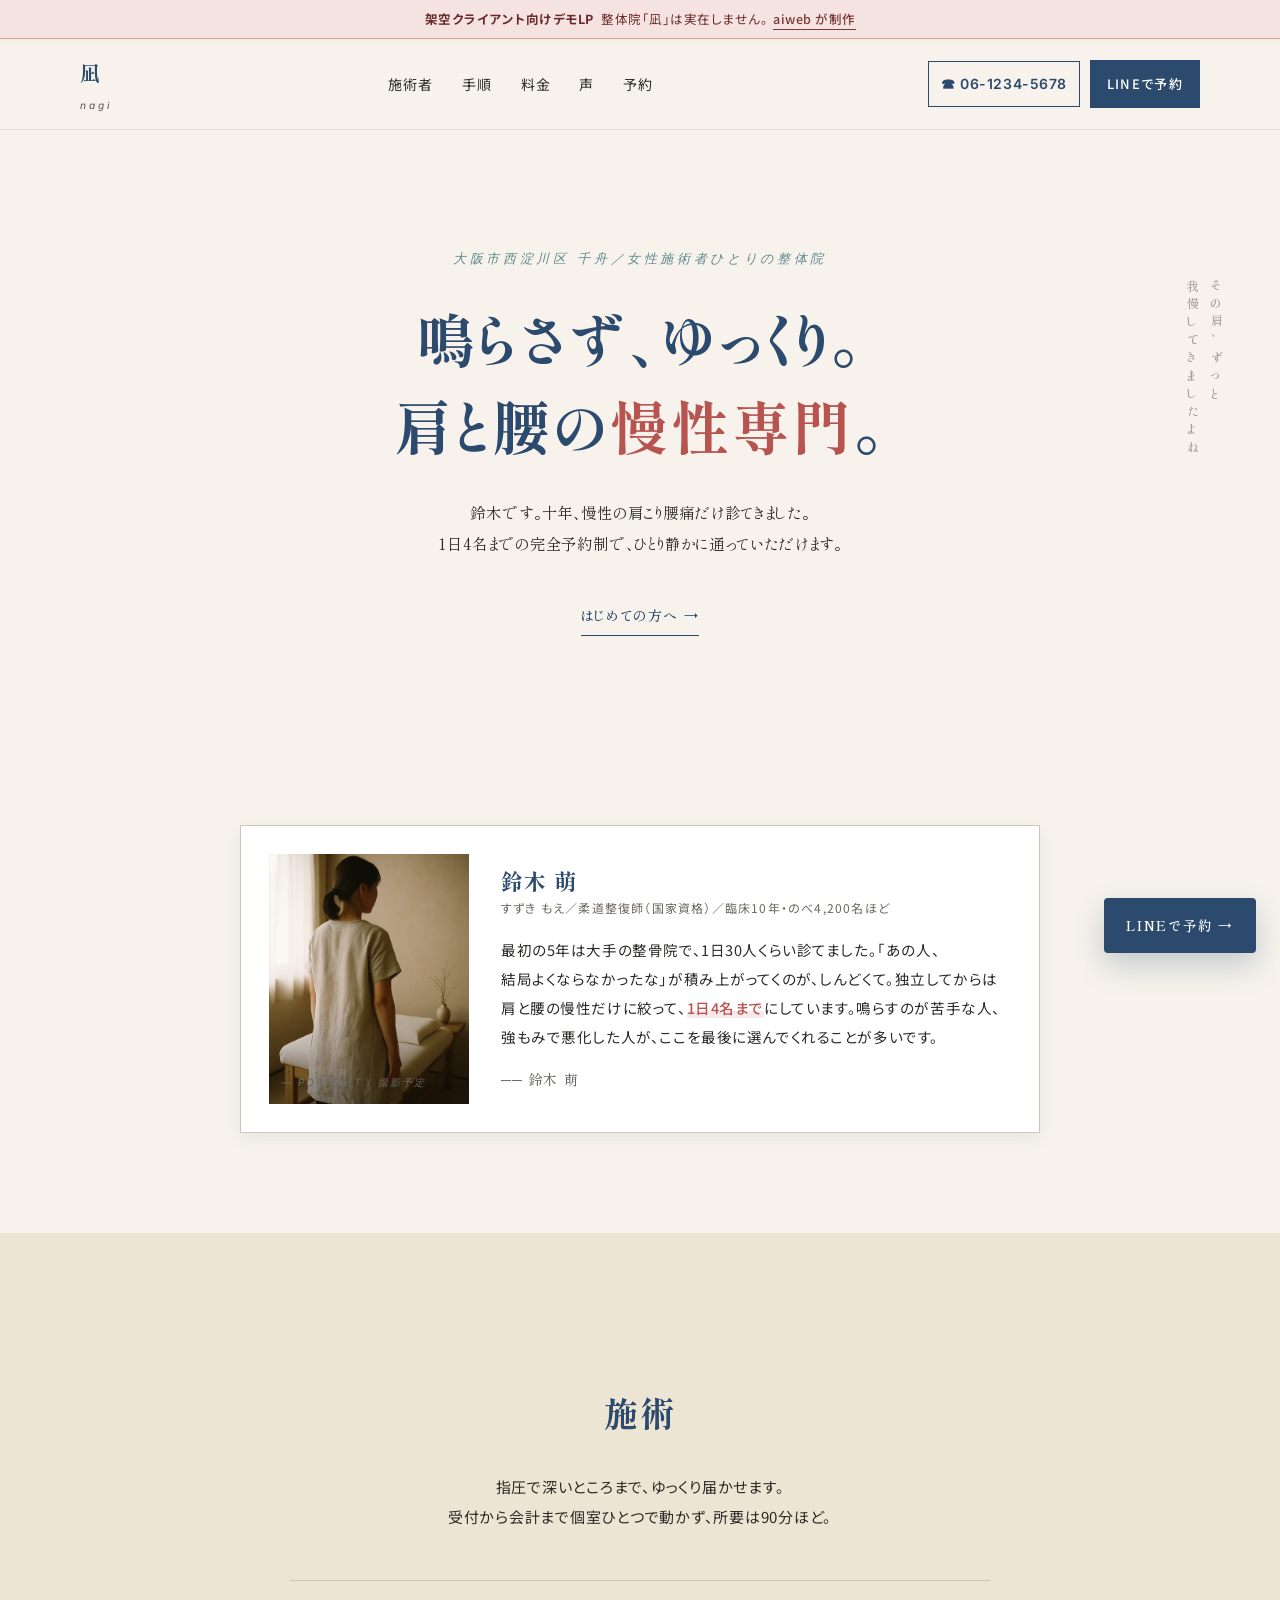
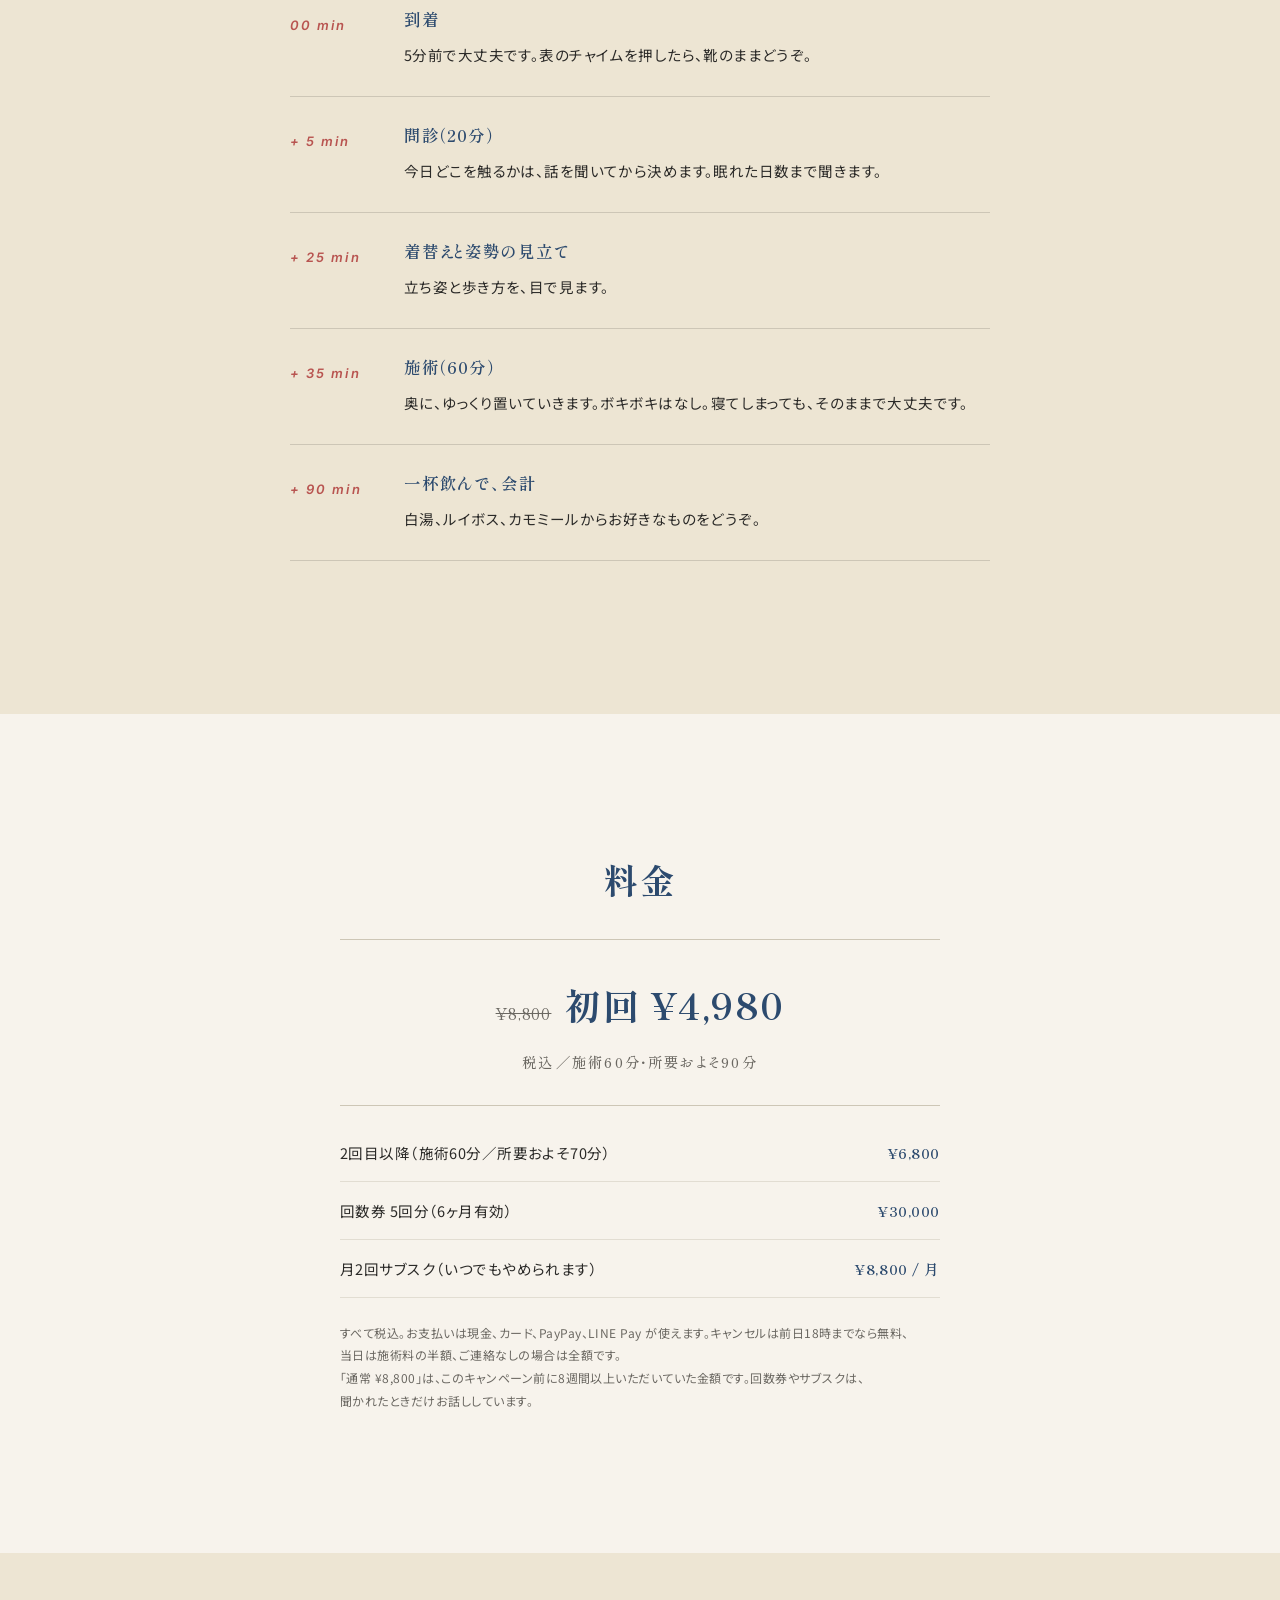
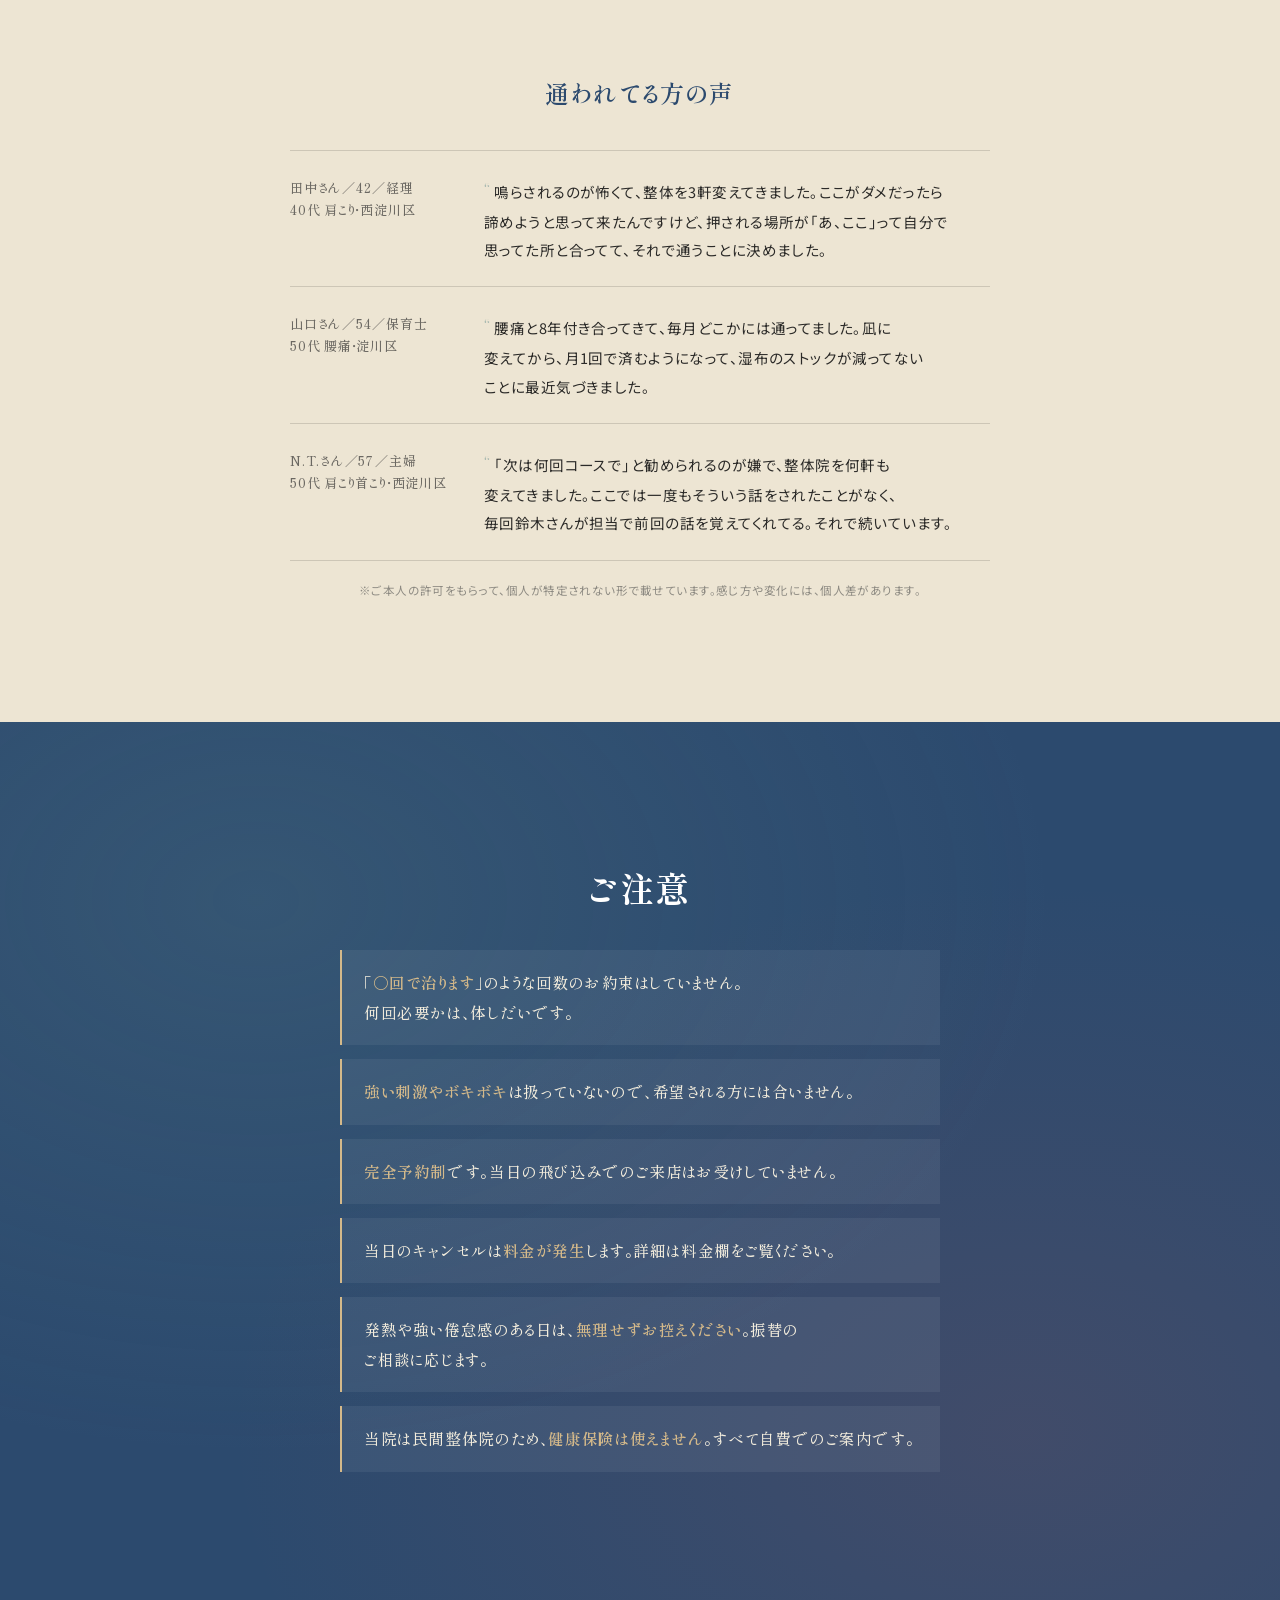
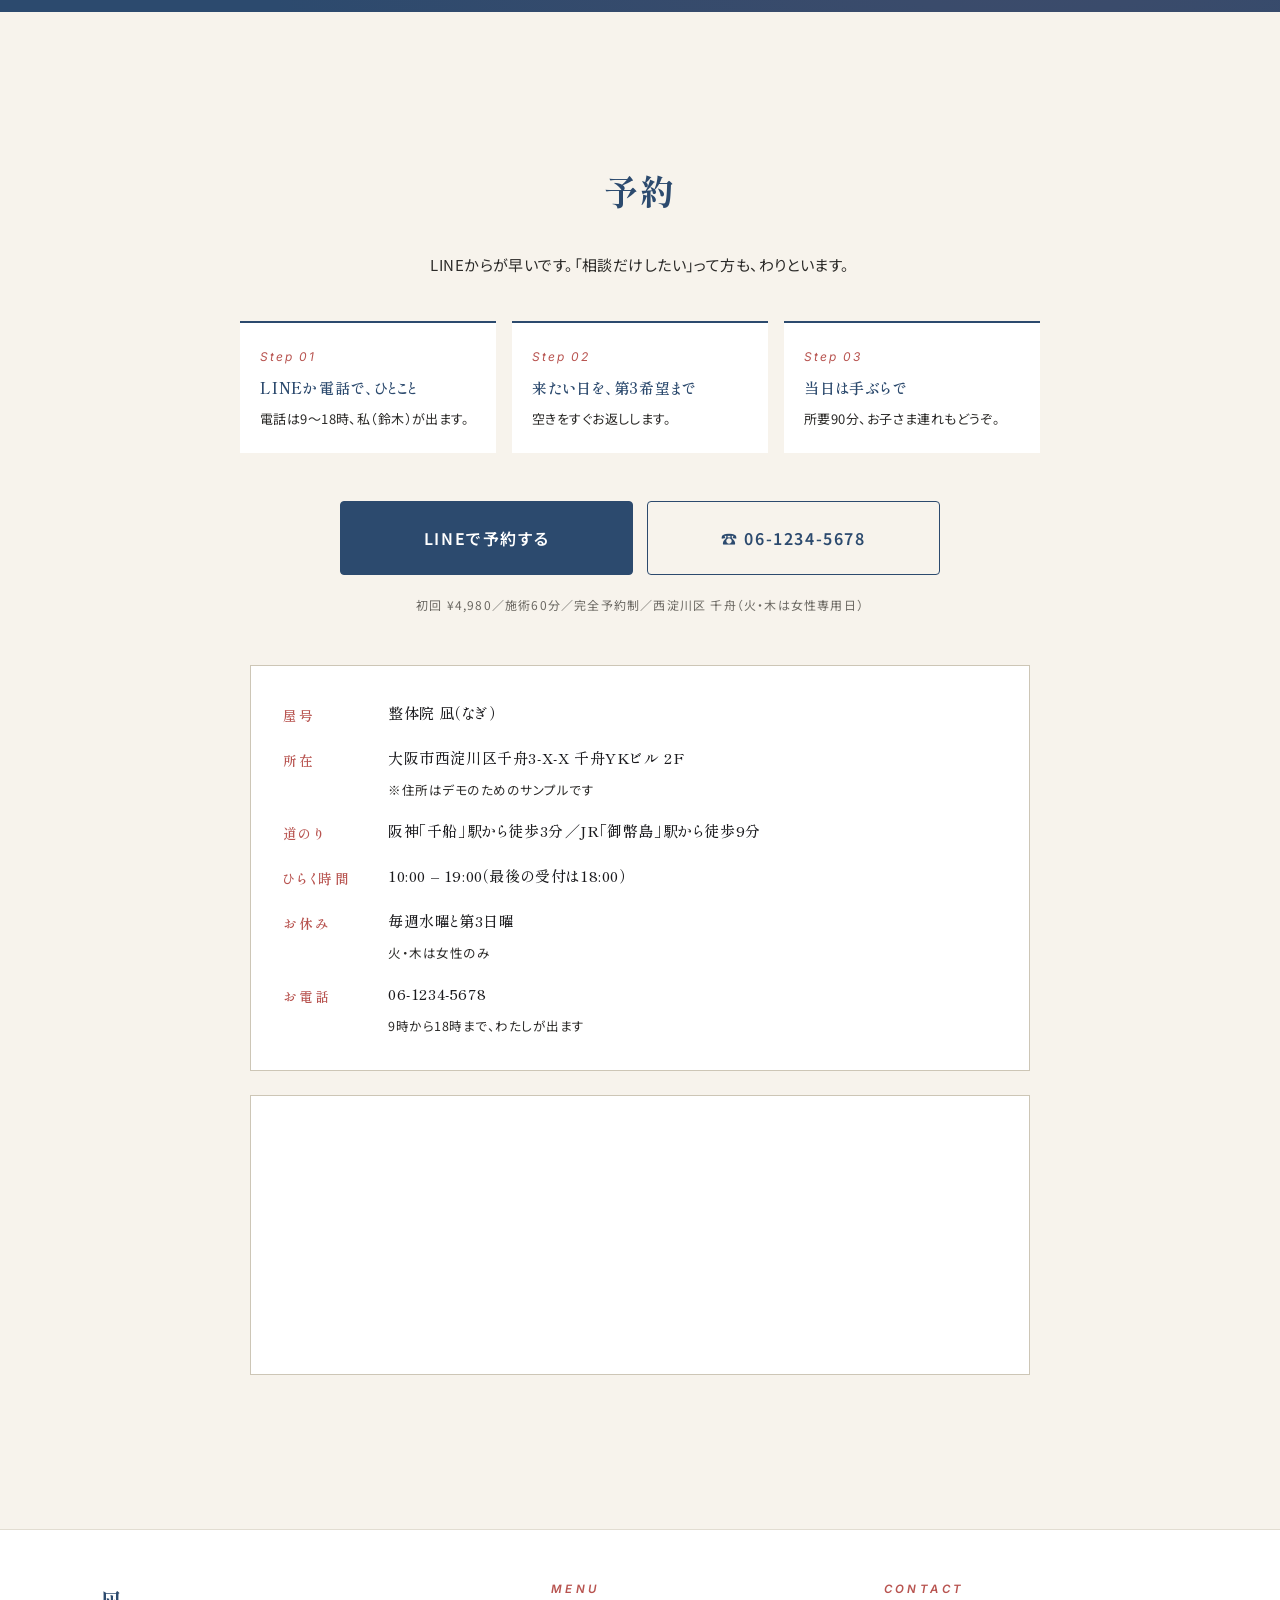
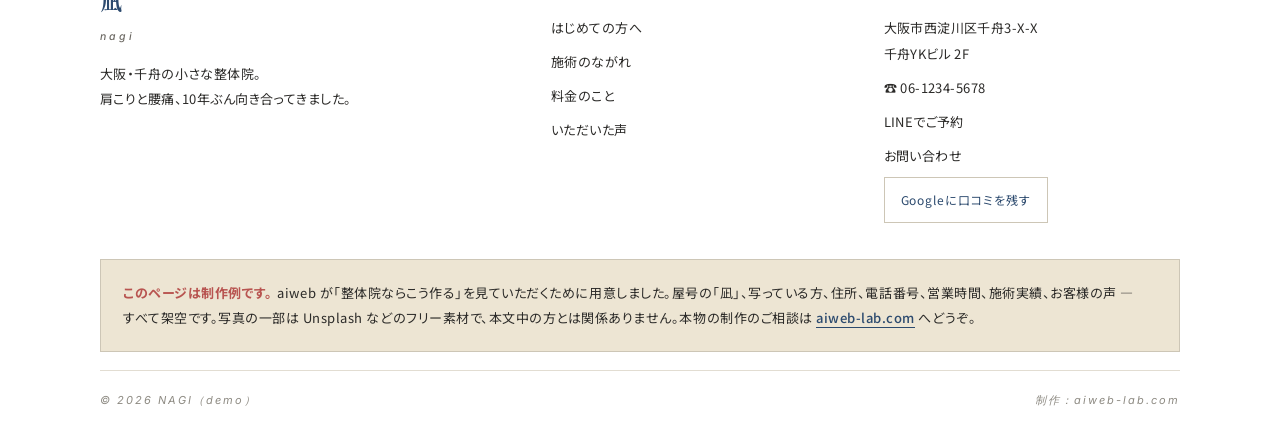
<file: demos/salon.html>
<!DOCTYPE html>
<html lang="ja">
<head>
<meta charset="UTF-8">
<meta name="viewport" content="width=device-width,initial-scale=1">
<meta name="robots" content="noindex,follow">
<title>【デモLP】整体院 凪｜西淀川区・千舟の慢性肩こり腰痛 ─ aiweb</title>
<meta name="description" content="aiweb 制作のデモLPです。架空の整体院『凪（なぎ）』を題材とした、西淀川区の慢性肩こり・腰痛特化整体の制作例。掲載人物・実績・住所・電話番号・お客様の声はすべて架空です。">
<link rel="canonical" href="https://aiweb-lab.com/demos/salon.html">

<meta property="og:title" content="【デモLP】整体院 凪｜整体院制作例 ─ aiweb">
<meta property="og:description" content="aiweb 制作のデモLP。架空の整体院『凪』を題材とした、整体院業種の制作例。">
<meta property="og:type" content="website">
<meta property="og:image" content="https://placehold.co/1200x630/f7f3ec/2c4a6e?text=Nagi">
<meta name="twitter:card" content="summary_large_image">

<link rel="preconnect" href="https://fonts.googleapis.com">
<link rel="preconnect" href="https://fonts.gstatic.com" crossorigin>
<link rel="preload" as="style" href="https://fonts.googleapis.com/css2?family=Inter:wght@400;500;600;700&family=Shippori+Mincho:wght@500;700;800&family=Noto+Sans+JP:wght@400;500;700&display=swap" onload="this.onload=null;this.rel='stylesheet'">
<noscript><link rel="stylesheet" href="https://fonts.googleapis.com/css2?family=Inter:wght@400;500;600;700&family=Shippori+Mincho:wght@500;700;800&family=Noto+Sans+JP:wght@400;500;700&display=swap"></noscript>

<script type="application/ld+json">
{"@context":"https://schema.org","@type":"WebPage","name":"【デモLP】整体院 凪 - 制作例","description":"aiweb 制作のデモLP。架空の整体院を題材とした制作例。","isPartOf":{"@type":"WebSite","name":"aiweb","url":"https://aiweb-lab.com/"}}
</script>

<style>
/* =========================================================
   凪（NAGI）— 慢性肩こり・腰痛特化 整体院 LP
   静の和モダン × 藍主役 × 浅葱アクセント
   ========================================================= */
:root{
  --c-renga:#b85450;
  --c-ai:#2c4a6e;
  --c-ai-700:#1d3450;
  --c-asagi:#5e8a8c;
  --c-sumi:#1a1a1d;
  --c-ink:#2b2a28;
  --c-paper:#f7f3ec;
  --c-kinari:#ede5d3;
  --c-hai:#d6d2cb;
  --c-koke:#5b7a4a;
  --c-border:#e2ddd2;
  --c-border-strong:#cdc6b6;
  --c-mute:#6b6862;
  --c-mute-2:#8d8a82;

  --bg-base:var(--c-paper);
  --bg-section:var(--c-kinari);
  --bg-card:#ffffff;
  --text-strong:var(--c-sumi);
  --text-body:var(--c-ink);
  --text-mute:var(--c-mute);
  --heading:var(--c-ai);
  --cta-bg:var(--c-ai);
  --cta-bg-hover:var(--c-ai-700);
  --cta-fg:#ffffff;
  --link:var(--c-ai);
  --border:var(--c-border);
  --border-strong:var(--c-border-strong);
  --accent-line:var(--c-renga);

  --ff-mincho:"Shippori Mincho","Hiragino Mincho ProN","Yu Mincho",serif;
  --ff-sans:"Noto Sans JP","Hiragino Kaku Gothic ProN","Yu Gothic",sans-serif;
  --ff-num:"Inter",-apple-system,sans-serif;

  --max:1080px;
  --max-narrow:880px;
  --max-letter:680px;
  --pad:clamp(20px,4vw,40px);

  --shadow-ai:0 6px 16px rgba(44,74,110,.08);
  --shadow-card:0 10px 30px rgba(44,74,110,.07);

  --ease:cubic-bezier(.2,.7,.2,1);
}

*,*::before,*::after{box-sizing:border-box}
*{margin:0;padding:0}
html{scroll-behavior:smooth;-webkit-text-size-adjust:100%}
body{
  background:var(--bg-base);
  color:var(--text-body);
  font-family:var(--ff-sans);
  font-size:17px;
  line-height:2;
  letter-spacing:.025em;
  font-feature-settings:"palt";
  -webkit-font-smoothing:antialiased;
  text-rendering:optimizeLegibility;
  word-break:auto-phrase;line-break:strict;
}
h1,h2,h3,h4{text-wrap:balance}
p,li,blockquote,dd{text-wrap:pretty}
@media (max-width:768px){body{font-size:16px;line-height:1.95}}
img,svg,video{display:block;max-width:100%;height:auto}
button{font:inherit;color:inherit;background:none;border:0;cursor:pointer}
a{color:inherit;text-decoration:none}
ul,ol{list-style:none}
h1,h2,h3,h4{
  font-family:var(--ff-mincho);font-weight:700;color:var(--heading);
  line-height:1.5;letter-spacing:.05em;text-wrap:balance;
  word-break:auto-phrase;
}
p{text-wrap:pretty;word-break:auto-phrase}
em{font-style:normal}
::selection{background:rgba(44,74,110,.18);color:var(--c-sumi)}

body::before{
  content:"";position:fixed;inset:0;pointer-events:none;z-index:1;
  background-image:url("data:image/svg+xml;utf8,<svg xmlns='http://www.w3.org/2000/svg' width='220' height='220'><filter id='n'><feTurbulence type='fractalNoise' baseFrequency='.85' numOctaves='2' stitchTiles='stitch'/><feColorMatrix values='0 0 0 0 .15 0 0 0 0 .13 0 0 0 0 .10 0 0 0 .30 0'/></filter><rect width='100%' height='100%' filter='url(%23n)'/></svg>");
  mix-blend-mode:multiply;opacity:.04;
}

.wrap{max-width:var(--max);margin-inline:auto;padding-inline:var(--pad)}
.wrap-narrow{max-width:var(--max-narrow);margin-inline:auto;padding-inline:var(--pad)}
.wrap-letter{max-width:var(--max-letter);margin-inline:auto;padding-inline:var(--pad)}

.br-pc{display:inline}
.br-sp{display:none}
@media (max-width:768px){.br-pc{display:none}.br-sp{display:inline}}

section{position:relative;z-index:2}

/* ===== demo banner ===== */
.demo-banner{
  position:sticky;top:0;z-index:60;
  background:#f5e3e1;
  border-bottom:1px solid rgba(184,84,80,.45);
  padding:9px var(--pad);
  font-size:12.5px;text-align:center;color:#6a2a27;
  letter-spacing:.04em;line-height:1.6;
  box-shadow:0 2px 8px rgba(0,0,0,.04);
}
.demo-banner strong{margin-right:.6em;font-weight:700}
.demo-banner a{
  color:#7a3a37;border-bottom:1px solid currentColor;
  padding-bottom:1px;margin-left:.4em;font-weight:500;
}
.demo-banner a:hover{color:var(--c-renga)}
@media (max-width:600px){
  .demo-banner{font-size:11px;padding:7px 14px}
  .demo-banner strong{display:block;margin:0 0 2px}
}

/* ===== site header ===== */
.hdr{
  position:sticky;top:34px;z-index:50;
  background:#f7f3ec;
  border-bottom:1px solid var(--border);
  transition:padding .3s var(--ease);
}
@media (max-width:600px){.hdr{top:46px}}
.hdr__inner{
  max-width:1200px;margin-inline:auto;padding:14px var(--pad);
  display:flex;align-items:center;justify-content:space-between;gap:24px;
}
.hdr__brand{
  font-family:var(--ff-mincho);font-weight:700;
  font-size:20px;letter-spacing:.4em;color:var(--c-ai);
}
.hdr__brand small{
  display:block;font-family:var(--ff-num);font-style:italic;
  font-size:10px;letter-spacing:.3em;color:var(--c-mute);font-weight:500;
  margin-top:2px;
}
.hdr__nav{display:flex;gap:28px;align-items:center;font-size:14px;letter-spacing:.1em;color:var(--c-ink)}
.hdr__nav a{padding:6px 0;border-bottom:1px solid transparent;transition:border-color .3s,color .3s}
.hdr__nav a:hover{color:var(--c-ai);border-color:var(--c-ai)}
.hdr__cta-group{display:flex;gap:10px;align-items:center}
.hdr__tel{
  font-family:var(--ff-num);font-weight:600;font-size:14px;color:var(--c-ai);
  letter-spacing:.04em;display:inline-flex;align-items:center;gap:6px;
  padding:8px 12px;border:1px solid var(--c-ai);
}
.hdr__tel:hover{background:var(--c-ai);color:#fff}
.hdr__line{
  font-size:13px;font-weight:500;letter-spacing:.1em;
  padding:10px 16px;background:var(--c-ai);color:#fff;
  border:1px solid var(--c-ai);transition:background .25s;
}
.hdr__line:hover{background:var(--c-ai-700)}
.hdr__burger{display:none;width:28px;height:20px;position:relative}
.hdr__burger span{
  position:absolute;left:0;right:0;height:1.5px;background:var(--c-ink);
  transition:transform .35s,top .35s,opacity .35s;
}
.hdr__burger span:nth-child(1){top:0}
.hdr__burger span:nth-child(2){top:9px}
.hdr__burger span:nth-child(3){top:18px}
.hdr__burger.is-open span:nth-child(1){top:9px;transform:rotate(45deg)}
.hdr__burger.is-open span:nth-child(2){opacity:0}
.hdr__burger.is-open span:nth-child(3){top:9px;transform:rotate(-45deg)}

@media (max-width:980px){
  .hdr__nav{
    position:fixed;inset:0;background:#f7f3ec;z-index:90;
    flex-direction:column;align-items:stretch;gap:0;
    padding:88px var(--pad) 32px;
    transform:translateY(-110%);
    transition:transform .35s var(--ease);
    overflow-y:auto;
    pointer-events:none;
  }
  .hdr__nav.is-open{transform:translateY(0);pointer-events:auto;box-shadow:0 0 40px rgba(0,0,0,.18)}
  .hdr__burger{position:relative;z-index:95}
  .hdr__nav a{padding:14px 0;width:100%;border-bottom:1px solid var(--border);font-size:16px}
  .hdr__burger{display:block}
  .hdr__cta-group .hdr__tel{display:none}
}
@media (max-width:600px){
  .hdr__inner{padding:10px 16px;gap:10px}
  .hdr__brand{font-size:16px;letter-spacing:.3em}
  .hdr__brand small{font-size:9px}
  .hdr__line{padding:8px 12px;font-size:12px;letter-spacing:.06em}
}

/* ===== buttons ===== */
.btn{
  display:inline-flex;align-items:center;justify-content:center;gap:10px;
  font-family:var(--ff-sans);font-weight:600;font-size:15px;letter-spacing:.1em;
  padding:18px 32px;border-radius:4px;
  transition:background .25s var(--ease),color .25s var(--ease),transform .25s var(--ease);
  white-space:nowrap;
}
.btn--primary{background:var(--cta-bg);color:var(--cta-fg);border:1px solid var(--cta-bg)}
.btn--primary:hover{background:var(--cta-bg-hover);transform:translateY(-1px)}
.btn--ghost{background:transparent;color:var(--c-ai);border:1px solid var(--c-ai)}
.btn--ghost:hover{background:var(--c-ai);color:#fff}
.btn--lg{padding:20px 40px;font-size:16px}
.btn .ic{width:18px;height:18px;flex:0 0 auto}

/* ===== section frame ===== */
.section{padding-block:clamp(80px,11vw,160px)}
.section--tight{padding-block:clamp(64px,8vw,120px)}
.section--paper{background:var(--bg-base)}
.section--kinari{background:var(--bg-section)}
.section--card{background:var(--bg-card);border-top:1px solid var(--border);border-bottom:1px solid var(--border)}
.section--ai{background:var(--c-ai);color:#fff}
.section--ai h2,.section--ai h3{color:#fff}

.kicker{
  display:inline-flex;align-items:center;gap:14px;
  font-family:var(--ff-num);font-style:italic;font-weight:500;
  font-size:12px;letter-spacing:.32em;text-transform:uppercase;
  color:var(--c-renga);margin-bottom:18px;
}
.kicker::before{
  content:"";width:32px;height:1px;background:var(--c-renga);
}
.kicker .num{font-style:normal;font-family:var(--ff-num);color:var(--c-ai);font-weight:600;letter-spacing:.1em}

.h2{
  font-family:var(--ff-mincho);font-weight:700;
  font-size:clamp(26px,3.4vw,34px);line-height:1.55;letter-spacing:.05em;
  color:var(--heading);margin-bottom:32px;
}
.h2 em{color:var(--c-renga);font-style:normal;border-bottom:2px solid var(--c-renga);padding-bottom:2px}
.lede{
  font-size:clamp(15px,1.1vw,17px);line-height:2.05;
  color:var(--text-body);max-width:34em;
}

/* reveal */
.reveal{opacity:0;transform:translateY(20px);transition:opacity .8s var(--ease),transform .8s var(--ease)}
.reveal.is-in{opacity:1;transform:none}
.reveal-d1{transition-delay:.1s}
.reveal-d2{transition-delay:.2s}
.reveal-d3{transition-delay:.3s}

/* ===== 01 FV ===== */
.fv{
  position:relative;background:var(--bg-base);overflow:hidden;
  padding:clamp(72px,9vw,140px) 0 clamp(80px,10vw,140px);
}
.fv__grid{
  display:grid;grid-template-columns:1.05fr .95fr;gap:clamp(36px,5vw,72px);
  align-items:center;
}
.fv__copy{position:relative;z-index:2}
.fv__eyebrow{
  font-family:var(--ff-num);font-style:italic;font-size:13px;
  letter-spacing:.28em;color:var(--c-asagi);margin-bottom:22px;
}
.fv__title{
  font-family:var(--ff-mincho);font-weight:700;
  font-size:clamp(36px,5.2vw,58px);line-height:1.42;letter-spacing:.04em;
  color:var(--c-ai);margin-bottom:26px;
  text-wrap:balance;
}
.fv__title em{color:var(--c-renga);font-style:normal}
.fv__sub{
  font-size:clamp(15px,1.15vw,18px);line-height:2;letter-spacing:.06em;
  color:var(--text-body);max-width:24em;margin-bottom:36px;
}
.fv__badges{
  display:flex;flex-wrap:wrap;gap:10px 14px;margin-bottom:32px;
}
.fv__badges span{
  display:inline-flex;align-items:center;gap:8px;
  font-size:12.5px;letter-spacing:.16em;color:var(--c-ai);font-weight:500;
  padding:6px 12px;border:1px solid var(--c-ai);background:#fff;
}
.fv__badges span::before{
  content:"";width:5px;height:5px;background:var(--c-asagi);border-radius:50%;display:inline-block;
}
.fv__price{
  display:flex;align-items:baseline;gap:14px;margin-bottom:30px;
  font-family:var(--ff-mincho);
}
.fv__price .new{font-size:clamp(22px,2.6vw,28px);font-weight:700;color:var(--c-ai);letter-spacing:.04em}
.fv__price .new small{font-size:.55em;margin-left:4px;color:var(--c-mute);font-weight:500;letter-spacing:.1em}
.fv__price .old{font-size:14px;color:var(--c-mute);text-decoration:line-through;letter-spacing:.04em}
.fv__cta{display:flex;flex-wrap:wrap;gap:14px;margin-bottom:24px}
.fv__cta .btn{flex:1 1 220px;max-width:300px}
.fv__location{
  font-size:12.5px;letter-spacing:.12em;color:var(--c-mute);
  display:inline-flex;align-items:center;gap:8px;
}
.fv__location::before{
  content:"";width:14px;height:14px;display:inline-block;
  background:url("data:image/svg+xml;utf8,<svg xmlns='http://www.w3.org/2000/svg' viewBox='0 0 24 24' fill='none' stroke='%236b6862' stroke-width='1.5'><path d='M12 2a7 7 0 0 0-7 7c0 5 7 13 7 13s7-8 7-13a7 7 0 0 0-7-7z'/><circle cx='12' cy='9' r='2.5'/></svg>") center/contain no-repeat;
}

/* hero image (hand close-up placeholder) */
.fv__visual{position:relative;aspect-ratio:4/5;background:var(--c-kinari);overflow:hidden}
.fv__visual::before{
  content:"";position:absolute;inset:0;
  background:repeating-linear-gradient(45deg,#ede5d3 0 10px,#f3eddd 10px 20px);
  opacity:.85;
}
.fv__visual::after{
  content:"";position:absolute;inset:0;
  background:
    radial-gradient(ellipse at 70% 30%, rgba(94,138,140,.18), transparent 60%),
    radial-gradient(ellipse at 30% 80%, rgba(44,74,110,.10), transparent 55%);
}
.fv__visual-note{
  position:absolute;bottom:18px;left:18px;z-index:2;
  font-family:var(--ff-num);font-style:italic;font-size:11px;
  letter-spacing:.22em;color:var(--c-mute);text-transform:uppercase;
}
.fv__visual-tate{
  position:absolute;top:24px;right:22px;z-index:2;
  writing-mode:vertical-rl;
  font-family:var(--ff-mincho);font-weight:500;
  font-size:13px;letter-spacing:.45em;color:var(--c-ai);
  background:rgba(247,243,236,.85);padding:14px 5px;
}
.fv__chapter{
  position:absolute;top:50%;right:-30px;transform:translateY(-50%);
  font-family:var(--ff-mincho);font-weight:800;
  font-size:clamp(140px,18vw,260px);line-height:1;
  color:transparent;-webkit-text-stroke:1px rgba(44,74,110,.10);
  pointer-events:none;user-select:none;z-index:0;
}
@media (max-width:880px){
  .fv__grid{grid-template-columns:1fr;gap:32px}
  .fv__visual{aspect-ratio:5/4;max-height:420px;order:-1}
  .fv__chapter{display:none}
}
@media (max-width:600px){
  .fv__cta .btn{flex:1 1 100%;max-width:none}
}

/* ===== 02 悩み ===== */
.pain{background:var(--bg-section);padding-block:clamp(80px,10vw,140px)}
.pain__head{text-align:center;margin-bottom:48px}
.pain__list{
  max-width:680px;margin:0 auto;
  display:flex;flex-direction:column;gap:18px;
}
.pain__list li{
  font-family:var(--ff-mincho);font-weight:500;
  font-size:clamp(17px,1.5vw,21px);line-height:1.9;letter-spacing:.06em;
  color:var(--c-sumi);padding:20px 24px;
  background:#fff;border-left:3px solid var(--c-asagi);
  box-shadow:var(--shadow-ai);
  opacity:0;transform:translateX(-12px);
  transition:opacity .7s var(--ease),transform .7s var(--ease);
}
.pain__list.is-in li{opacity:1;transform:none}
.pain__list.is-in li:nth-child(1){transition-delay:.05s}
.pain__list.is-in li:nth-child(2){transition-delay:.18s}
.pain__list.is-in li:nth-child(3){transition-delay:.31s}
.pain__list.is-in li:nth-child(4){transition-delay:.44s}
.pain__list.is-in li:nth-child(5){transition-delay:.57s}
.pain__foot{
  text-align:center;margin-top:42px;font-size:14.5px;color:var(--c-mute);
  font-family:var(--ff-mincho);font-weight:400;letter-spacing:.06em;
}

/* ===== 03 なぜ繰り返す ===== */
.why{padding-block:clamp(96px,12vw,160px)}
.why__head{margin-bottom:64px;max-width:36em}
.why__items{display:flex;flex-direction:column;gap:clamp(48px,7vw,96px)}
.why__item{
  display:grid;grid-template-columns:auto 1fr;gap:36px;align-items:start;
  max-width:880px;
}
.why__item:nth-child(even){margin-left:auto;grid-template-columns:1fr auto;direction:rtl}
.why__item:nth-child(even) > *{direction:ltr}
.why__item .no{
  font-family:var(--ff-mincho);font-weight:700;
  font-size:clamp(48px,6vw,72px);line-height:1;color:var(--c-renga);
  letter-spacing:0;
}
.why__item h3{
  font-size:clamp(20px,2.1vw,26px);line-height:1.55;color:var(--c-ai);margin-bottom:14px;
  letter-spacing:.05em;
}
.why__item p{font-size:15.5px;line-height:2;color:var(--text-body)}
@media (max-width:680px){
  .why__item,.why__item:nth-child(even){grid-template-columns:1fr;gap:14px;direction:ltr;margin-left:0}
  .why__item .no{font-size:42px}
}

/* ===== 04 5つの特徴 ===== */
.merits{background:var(--bg-section)}
.merits__head{margin-bottom:48px;text-align:center}
.merits__list{
  max-width:880px;margin:0 auto;
  display:flex;flex-direction:column;gap:0;
}
.merits__item{
  display:grid;grid-template-columns:auto 1fr;gap:28px;
  padding:32px 0;border-top:1px solid var(--border-strong);
  align-items:start;
}
.merits__item:last-child{border-bottom:1px solid var(--border-strong)}
.merits__no{
  font-family:var(--ff-num);font-weight:600;font-style:italic;
  font-size:14px;letter-spacing:.16em;color:var(--c-renga);
  padding-top:4px;
}
.merits__body h3{
  font-size:clamp(18px,1.8vw,22px);color:var(--c-ai);margin-bottom:10px;letter-spacing:.05em;
}
.merits__body p{font-size:15.5px;line-height:2;color:var(--text-body)}

/* ===== 05 施術の特徴 ===== */
.care{padding-block:clamp(96px,12vw,160px)}
.care__grid{
  display:grid;grid-template-columns:1fr 1fr;gap:clamp(36px,5vw,72px);
  align-items:center;
}
.care__copy h2{margin-bottom:24px}
.care__copy p{font-size:15.5px;line-height:2.05;margin-bottom:18px;color:var(--text-body)}
.care__copy p:last-child{margin-bottom:0}
.care__copy .name{
  display:inline-block;font-family:var(--ff-mincho);font-weight:600;
  color:var(--c-asagi);border-bottom:1px solid var(--c-asagi);
  padding-bottom:1px;
}
.care__photos{display:grid;grid-template-columns:1fr 1fr;gap:14px}
.care__ph{position:relative;background:var(--c-kinari);aspect-ratio:4/5;overflow:hidden}
.care__ph::before{
  content:"";position:absolute;inset:0;
  background:repeating-linear-gradient(45deg,#ede5d3 0 8px,#f3eddd 8px 16px);opacity:.85;
}
.care__ph::after{
  content:"";position:absolute;inset:0;
  background:radial-gradient(ellipse at 60% 40%, rgba(94,138,140,.15), transparent 65%);
}
.care__ph:nth-child(2){aspect-ratio:4/5;transform:translateY(28px)}
.care__ph span{
  position:absolute;bottom:14px;left:14px;z-index:2;
  font-family:var(--ff-num);font-style:italic;font-size:10.5px;
  letter-spacing:.2em;color:var(--c-mute);text-transform:uppercase;
}
@media (max-width:880px){
  .care__grid{grid-template-columns:1fr;gap:36px}
  .care__ph:nth-child(2){transform:none}
}

/* ===== 06 お客様の声 ===== */
.voice{background:var(--bg-section)}
.voice__head{text-align:center;margin-bottom:56px}
.voice__grid{
  display:grid;grid-template-columns:repeat(2,1fr);gap:24px;
  max-width:1000px;margin-inline:auto;
}
.voice__card{
  background:#fff;padding:32px 28px;
  border-top:2px solid var(--c-ai);
  position:relative;
}
.voice__card::before{
  content:"\201C";position:absolute;top:8px;right:18px;
  font-family:var(--ff-mincho);font-size:54px;color:var(--c-asagi);opacity:.35;line-height:1;
}
.voice__tags{
  display:flex;gap:8px;flex-wrap:wrap;margin-bottom:14px;
  font-size:11.5px;letter-spacing:.12em;
}
.voice__tags span{
  padding:3px 9px;background:var(--c-kinari);color:var(--c-mute);
  font-weight:500;
}
.voice__text{
  font-size:15px;line-height:2;color:var(--text-body);margin-bottom:18px;
}
.voice__who{
  font-size:13px;letter-spacing:.06em;color:var(--c-mute);
  font-family:var(--ff-mincho);font-weight:500;
}
.voice__who::before{
  content:"";display:inline-block;width:18px;height:1px;background:var(--c-asagi);
  vertical-align:middle;margin-right:8px;
}
.voice__note{
  margin-top:18px;font-size:11.5px;color:var(--c-mute-2);
  letter-spacing:.06em;
}
.voice__disclaimer{
  max-width:680px;margin:48px auto 0;text-align:center;
  font-size:12.5px;line-height:1.85;color:var(--c-mute);letter-spacing:.04em;
}
@media (max-width:740px){
  .voice__grid{grid-template-columns:1fr}
}

/* ===== 07 通院モデル ===== */
.plan{padding-block:clamp(96px,12vw,160px)}
.plan__head{text-align:center;margin-bottom:64px}
.plan__line{
  max-width:780px;margin:0 auto;position:relative;
}
.plan__line::before{
  content:"";position:absolute;left:18px;top:0;bottom:0;width:1px;
  background:var(--c-border-strong);
}
.plan__step{
  position:relative;padding:0 0 48px 60px;
}
.plan__step:last-child{padding-bottom:0}
.plan__step .dot{
  position:absolute;left:11px;top:6px;width:15px;height:15px;border-radius:50%;
  background:var(--c-ai);border:3px solid var(--bg-base);
  box-shadow:0 0 0 1px var(--c-ai);
}
.plan__step .when{
  font-family:var(--ff-num);font-style:italic;font-size:13px;
  letter-spacing:.16em;color:var(--c-renga);margin-bottom:6px;font-weight:500;
}
.plan__step h3{
  font-size:clamp(17px,1.6vw,20px);color:var(--c-ai);margin-bottom:8px;letter-spacing:.05em;
}
.plan__step p{font-size:15px;line-height:1.95;color:var(--text-body)}
.plan__note{
  max-width:680px;margin:36px auto 0;text-align:center;
  font-size:12.5px;color:var(--c-mute);line-height:1.85;
}

/* ===== 08 施術者紹介 ===== */
.about{background:var(--bg-section);padding-block:clamp(96px,12vw,160px)}
.about__grid{
  display:grid;grid-template-columns:.85fr 1.15fr;gap:clamp(36px,5vw,72px);
  align-items:start;max-width:1040px;margin-inline:auto;
}
.about__photo{
  position:relative;background:var(--c-paper);aspect-ratio:4/5;overflow:hidden;
  border:1px solid var(--border-strong);
}
.about__photo::before{
  content:"";position:absolute;inset:0;
  background:repeating-linear-gradient(45deg,#ede5d3 0 8px,#f3eddd 8px 16px);opacity:.7;
}
.about__photo::after{
  content:"";position:absolute;inset:0;
  background:radial-gradient(ellipse at 50% 35%, rgba(44,74,110,.10), transparent 65%);
}
.about__photo span{
  position:absolute;bottom:18px;left:18px;z-index:2;
  font-family:var(--ff-num);font-style:italic;font-size:11px;
  letter-spacing:.22em;color:var(--c-mute);text-transform:uppercase;
}
.about__copy h2{margin-bottom:28px}
.about__meta{
  display:grid;grid-template-columns:auto 1fr;gap:8px 18px;
  font-size:13.5px;color:var(--text-body);
  padding-bottom:24px;margin-bottom:28px;border-bottom:1px solid var(--border-strong);
}
.about__meta dt{
  font-family:var(--ff-num);font-style:italic;font-size:11.5px;
  letter-spacing:.2em;color:var(--c-renga);text-transform:uppercase;padding-top:4px;
}
.about__meta dd{font-family:var(--ff-mincho);font-weight:500;letter-spacing:.06em;line-height:1.85}
.about__copy p{font-size:15.5px;line-height:2.05;margin-bottom:16px}
.about__copy p:last-child{margin-bottom:0}
@media (max-width:780px){
  .about__grid{grid-template-columns:1fr;gap:32px}
  .about__photo{max-height:480px;aspect-ratio:5/4}
}

/* ===== 09 料金 ===== */
.price{padding-block:clamp(96px,12vw,160px)}
.price__head{text-align:center;margin-bottom:56px}
.price__table{
  max-width:780px;margin:0 auto;
  display:flex;flex-direction:column;gap:0;
}
.price__row{
  display:grid;grid-template-columns:1.4fr auto;gap:18px;align-items:baseline;
  padding:24px 4px;border-top:1px solid var(--border-strong);
}
.price__row:last-child{border-bottom:1px solid var(--border-strong)}
.price__row.feat{background:rgba(94,138,140,.07);padding-left:18px;padding-right:18px}
.price__row .label{
  font-family:var(--ff-mincho);font-weight:500;font-size:16px;color:var(--c-sumi);letter-spacing:.05em;
}
.price__row .label small{
  display:block;font-family:var(--ff-sans);font-weight:400;font-size:12.5px;
  letter-spacing:.04em;color:var(--c-mute);margin-top:4px;line-height:1.75;
}
.price__row .yen{
  font-family:var(--ff-mincho);font-weight:700;font-size:clamp(20px,2.2vw,26px);
  color:var(--c-ai);letter-spacing:.04em;white-space:nowrap;
}
.price__row .yen .strike{
  font-size:.55em;color:var(--c-mute);text-decoration:line-through;
  font-weight:400;margin-right:8px;letter-spacing:.04em;
}
.price__row.feat .yen{color:var(--c-renga)}
.price__note{
  max-width:680px;margin:32px auto 0;font-size:12.5px;color:var(--c-mute);
  line-height:1.95;letter-spacing:.04em;
}
.price__note + .price__note{margin-top:8px}

/* ===== 10 来院の流れ ===== */
.flow{background:var(--bg-section);padding-block:clamp(96px,12vw,160px)}
.flow__head{text-align:center;margin-bottom:56px}
.flow__grid{
  display:grid;grid-template-columns:repeat(3,1fr);gap:18px;
  max-width:1040px;margin-inline:auto;
}
.flow__step{
  background:#fff;padding:24px 20px;position:relative;
  display:flex;flex-direction:column;gap:10px;
}
.flow__step .step-no{
  font-family:var(--ff-num);font-weight:600;font-style:italic;
  font-size:13px;letter-spacing:.18em;color:var(--c-renga);
}
.flow__step h4{
  font-family:var(--ff-mincho);font-weight:600;
  font-size:16px;letter-spacing:.06em;color:var(--c-ai);
}
.flow__step p{font-size:13.5px;line-height:1.9;color:var(--text-body)}
.flow__step .ph{
  width:100%;aspect-ratio:5/3;background:var(--c-kinari);
  margin-bottom:6px;position:relative;overflow:hidden;
}
.flow__step .ph::before{
  content:"";position:absolute;inset:0;
  background:repeating-linear-gradient(45deg,#ede5d3 0 6px,#f3eddd 6px 12px);opacity:.7;
}
@media (max-width:780px){.flow__grid{grid-template-columns:1fr 1fr}}
@media (max-width:520px){.flow__grid{grid-template-columns:1fr}}

/* ===== 11 FAQ ===== */
.faq{padding-block:clamp(96px,12vw,160px)}
.faq__head{text-align:center;margin-bottom:48px}
.faq__list{max-width:780px;margin:0 auto;display:flex;flex-direction:column;gap:0}
.faq__item{border-top:1px solid var(--border-strong)}
.faq__item:last-child{border-bottom:1px solid var(--border-strong)}
.faq__q{
  width:100%;display:flex;align-items:center;justify-content:space-between;gap:18px;
  padding:22px 4px;text-align:left;
  font-family:var(--ff-mincho);font-weight:500;font-size:16px;color:var(--c-ai);
  letter-spacing:.05em;line-height:1.7;
  transition:color .25s;
}
.faq__q::before{
  content:"Q";flex:0 0 auto;
  font-family:var(--ff-num);font-weight:700;font-size:14px;color:var(--c-renga);
  letter-spacing:0;margin-right:14px;width:18px;
}
.faq__q .ic{
  flex:0 0 auto;width:14px;height:14px;position:relative;transition:transform .35s var(--ease);
}
.faq__q .ic::before,.faq__q .ic::after{
  content:"";position:absolute;background:var(--c-ai);
}
.faq__q .ic::before{left:0;right:0;top:50%;height:1.5px;transform:translateY(-50%)}
.faq__q .ic::after{top:0;bottom:0;left:50%;width:1.5px;transform:translateX(-50%);transition:transform .35s var(--ease)}
.faq__item.is-open .faq__q .ic::after{transform:translateX(-50%) scaleY(0)}
.faq__a{
  max-height:0;overflow:hidden;transition:max-height .45s var(--ease);
}
.faq__a > div{
  padding:0 4px 22px 32px;font-size:14.5px;line-height:1.95;color:var(--text-body);
}
.faq__item.is-open .faq__a{max-height:400px}

/* ===== 12 アクセス ===== */
.access{background:var(--bg-section);padding-block:clamp(96px,12vw,160px)}
.access__head{text-align:center;margin-bottom:56px}
.access__grid{
  display:grid;grid-template-columns:.95fr 1.05fr;gap:clamp(36px,5vw,72px);
  align-items:start;max-width:1040px;margin-inline:auto;
}
.access__map{
  position:relative;min-height:380px;background:var(--bg-card);
  border:1px solid var(--border-strong);overflow:hidden;
}
.access__map iframe{width:100%;height:100%;min-height:380px;border:0;filter:saturate(.9) contrast(1.02)}
.access__info dl{
  display:grid;grid-template-columns:auto 1fr;gap:14px 22px;
  font-size:14.5px;
}
.access__info dt{
  font-family:var(--ff-num);font-style:italic;font-size:12px;
  letter-spacing:.22em;color:var(--c-renga);text-transform:uppercase;
  padding-top:6px;border-top:1px solid var(--border-strong);min-width:5.5em;
}
.access__info dd{
  font-family:var(--ff-mincho);font-weight:500;letter-spacing:.05em;line-height:1.95;
  padding-top:6px;border-top:1px solid var(--border-strong);color:var(--c-sumi);
}
.access__info dd small{display:block;font-family:var(--ff-sans);font-weight:400;font-size:12px;color:var(--c-mute);margin-top:4px;letter-spacing:.04em}
@media (max-width:780px){
  .access__grid{grid-template-columns:1fr;gap:32px}
  .access__map{min-height:300px}
  .access__map iframe{min-height:300px}
}

/* ===== 13 最終CTA ===== */
.cta-final{
  background:var(--bg-base);
  padding-block:clamp(96px,12vw,140px);text-align:center;position:relative;overflow:hidden;
}
.cta-final::before{
  content:"";position:absolute;inset:0;
  background:
    radial-gradient(ellipse at 20% 20%, rgba(94,138,140,.10), transparent 60%),
    radial-gradient(ellipse at 80% 80%, rgba(44,74,110,.08), transparent 60%);
  pointer-events:none;
}
.cta-final__inner{position:relative;z-index:1;max-width:680px;margin:0 auto}
.cta-final .h2{font-size:clamp(28px,3.6vw,38px);margin-bottom:24px}
.cta-final p{font-size:15.5px;line-height:2.05;color:var(--text-body);margin-bottom:36px;max-width:34em;margin-inline:auto}
.cta-final__buttons{
  display:flex;justify-content:center;gap:14px;flex-wrap:wrap;margin-bottom:24px;
}
.cta-final__buttons .btn{flex:1 1 240px;max-width:300px}
.cta-final__meta{
  display:inline-flex;gap:18px;align-items:center;flex-wrap:wrap;justify-content:center;
  font-size:12.5px;letter-spacing:.12em;color:var(--c-mute);margin-top:8px;
}
.cta-final__meta span{display:inline-flex;align-items:center;gap:6px}
.cta-final__meta span::before{
  content:"";width:5px;height:5px;background:var(--c-asagi);border-radius:50%;
}

/* ===== footer ===== */
.foot{
  background:#fff;border-top:1px solid var(--border);
  padding:48px var(--pad) 24px;
}
.foot__inner{max-width:1080px;margin:0 auto}
.foot__top{
  display:grid;grid-template-columns:1.4fr 1fr 1fr;gap:36px;
  margin-bottom:36px;
}
.foot__brand{
  font-family:var(--ff-mincho);font-weight:700;font-size:22px;
  letter-spacing:.4em;color:var(--c-ai);margin-bottom:14px;
}
.foot__brand small{
  display:block;font-family:var(--ff-num);font-style:italic;
  font-size:10.5px;letter-spacing:.3em;color:var(--c-mute);margin-top:4px;font-weight:500;
}
.foot__desc{font-size:13px;line-height:1.95;color:var(--text-body);max-width:24em}
.foot h5{
  font-family:var(--ff-num);font-style:italic;font-size:11.5px;
  letter-spacing:.3em;color:var(--c-renga);text-transform:uppercase;margin-bottom:14px;font-weight:600;
}
.foot ul{display:flex;flex-direction:column;gap:8px;font-size:13px;color:var(--text-body)}
.foot ul a:hover{color:var(--c-ai)}
.foot__google{
  display:inline-flex;align-items:center;gap:8px;
  padding:10px 16px;border:1px solid var(--border-strong);
  font-size:12px;letter-spacing:.08em;color:var(--c-ai);
  margin-top:8px;transition:background .25s,color .25s;
}
.foot__google:hover{background:var(--c-ai);color:#fff;border-color:var(--c-ai)}
.foot__disclaimer{
  margin-top:36px;padding:20px 22px;border:1px solid var(--border-strong);
  background:var(--bg-section);
  font-size:13px;line-height:1.95;color:var(--c-ink);letter-spacing:.04em;
}
.foot__disclaimer strong{color:var(--c-renga);font-weight:700;margin-right:.4em}
.foot__disclaimer a{color:var(--c-ai);border-bottom:1px solid currentColor;font-weight:500}
.foot__bottom{
  margin-top:18px;padding-top:18px;border-top:1px solid var(--border);
  display:flex;justify-content:space-between;align-items:center;gap:16px;flex-wrap:wrap;
  font-family:var(--ff-num);font-style:italic;font-size:11px;letter-spacing:.18em;color:var(--c-mute-2);
}
@media (max-width:780px){
  .foot__top{grid-template-columns:1fr;gap:28px}
  .foot__bottom{flex-direction:column;text-align:center;gap:8px}
}

/* ===== mobile sticky CTA bar ===== */
.mbar{
  position:fixed;left:0;right:0;bottom:0;z-index:45;display:none;
  background:rgba(247,243,236,.97);
  backdrop-filter:blur(10px);-webkit-backdrop-filter:blur(10px);
  border-top:1px solid var(--border);
  padding:8px;gap:8px;
  transition:transform .45s var(--ease);
}
.mbar a{
  flex:1;text-align:center;padding:14px 10px;
  font-family:var(--ff-mincho);font-weight:600;font-size:13px;letter-spacing:.1em;
  border-radius:4px;
}
.mbar .tel{border:1px solid var(--c-ai);color:var(--c-ai);background:#fff}
.mbar .line{background:var(--c-ai);color:#fff;border:1px solid var(--c-ai)}
.mbar.is-hidden{transform:translateY(110%);pointer-events:none}
@media (max-width:780px){
  .mbar{display:flex}
  .foot{padding-bottom:96px}
}

/* ===== PC floating CTA ===== */
.pcta{
  position:fixed;right:24px;bottom:24px;z-index:45;
  background:var(--c-ai);color:#fff;
  padding:14px 22px;font-family:var(--ff-mincho);font-weight:600;
  font-size:13.5px;letter-spacing:.12em;border-radius:4px;
  box-shadow:0 12px 30px rgba(44,74,110,.25);
  transition:transform .35s var(--ease),background .25s;
}
.pcta:hover{background:var(--c-ai-700);transform:translateY(-2px)}
.pcta.is-hidden{transform:translateY(140%);pointer-events:none}
@media (max-width:780px){.pcta{display:none}}

/* ===== handwritten note ===== */
.hand-note{
  display:inline-block;font-family:var(--ff-mincho);font-style:italic;font-weight:500;
  font-size:13px;color:var(--c-renga);
  transform:rotate(-2deg);transform-origin:left center;
  padding:6px 0;letter-spacing:.05em;
}

/* =========================================================
   v4 — 手紙型LP用 追加CSS
   ========================================================= */

/* ===== hero (simplified) ===== */
.hero2{position:relative;background:var(--bg-base);padding:clamp(72px,9vw,140px) 0 clamp(56px,7vw,100px);overflow:hidden}
.hero2__inner{max-width:780px;margin:0 auto;padding:0 var(--pad);text-align:center}
.hero2__eyebrow{font-family:var(--ff-num);font-style:italic;font-size:13px;letter-spacing:.28em;color:var(--c-asagi);margin-bottom:24px}
.hero2__title{font-family:var(--ff-mincho);font-weight:700;font-size:clamp(34px,5.4vw,58px);line-height:1.5;letter-spacing:.05em;color:var(--c-ai);margin-bottom:28px;text-wrap:balance}
.hero2__title em{color:var(--c-renga);font-style:normal}
.hero2__sub{font-family:var(--ff-mincho);font-weight:400;font-size:clamp(15px,1.2vw,18px);line-height:2;letter-spacing:.06em;color:var(--text-body);max-width:30em;margin:0 auto 36px}
.hero2__cta{display:flex;justify-content:center;gap:14px;flex-wrap:wrap}
.hero2__cta .ll{display:inline-block;font-size:14px;color:var(--c-ai);border-bottom:1px solid var(--c-ai);padding:6px 0;letter-spacing:.1em;font-family:var(--ff-mincho);font-weight:500}
.hero2__cta .ll:hover{color:var(--c-ai-700);border-color:var(--c-ai-700)}
.hero2__tate{position:absolute;top:50%;right:max(24px,4vw);transform:translateY(-50%);writing-mode:vertical-rl;font-family:var(--ff-mincho);font-weight:500;font-size:12px;letter-spacing:.5em;color:var(--c-mute);opacity:.6}
@media (max-width:780px){.hero2__tate{display:none}}

/* ===== profile (compact card replacing letter+today) ===== */
.profile{padding-block:clamp(64px,8vw,100px);background:var(--bg-base)}
.profile__inner{max-width:880px;margin:0 auto;padding:0 var(--pad)}
.profile__card{
  display:grid;grid-template-columns:200px 1fr;gap:32px;
  background:#fff;padding:28px;border:1px solid var(--border-strong);
  box-shadow:var(--shadow-ai);align-items:center;
}
.profile__ph{
  position:relative;aspect-ratio:4/5;background:var(--c-kinari) url('../assets/img/demos/salon/portrait.png') center/cover no-repeat;overflow:hidden;
}
.profile__ph::before{content:"";position:absolute;inset:0;background:linear-gradient(180deg,transparent 60%,rgba(0,0,0,.35) 100%)}
.profile__ph span{position:absolute;bottom:12px;left:12px;z-index:2;font-family:var(--ff-num);font-style:italic;font-size:10px;letter-spacing:.2em;color:var(--c-mute);text-transform:uppercase}
.profile__name{font-family:var(--ff-mincho);font-weight:700;font-size:22px;color:var(--c-ai);letter-spacing:.05em;line-height:1.4}
.profile__name small{display:block;font-family:var(--ff-sans);font-weight:400;font-size:12px;color:var(--c-mute);letter-spacing:.1em;margin-top:4px}
.profile__intro{margin-top:18px;font-size:14.5px;line-height:2;color:var(--text-body);letter-spacing:.04em}
.profile__intro em{font-style:normal;color:var(--c-renga);font-weight:500;background:linear-gradient(transparent 65%,rgba(184,84,80,.12) 65%)}
.profile__sig{margin-top:14px;font-family:var(--ff-mincho);font-weight:500;font-size:14px;color:var(--c-mute);letter-spacing:.08em}
@media (max-width:680px){
  .profile__card{grid-template-columns:1fr;gap:20px;padding:18px}
  .profile__ph{max-width:200px;margin:0 auto}
  .profile__intro{font-size:14px;letter-spacing:.02em;word-break:auto-phrase;text-wrap:pretty}
  .profile__name{font-size:20px}
}

/* ===== fit/no-fit ===== */
.fit{padding-block:clamp(80px,11vw,140px);background:var(--bg-section)}
.fit__head{text-align:center;margin-bottom:48px;max-width:680px;margin-inline:auto;padding:0 var(--pad)}
.fit__grid{display:grid;grid-template-columns:1fr 1fr;gap:18px;max-width:880px;margin:0 auto;padding:0 var(--pad)}
.fit__col{background:#fff;padding:32px 28px}
.fit__col--yes{border-top:3px solid var(--c-asagi)}
.fit__col--no{border-top:3px solid var(--c-renga)}
.fit__col h3{font-family:var(--ff-mincho);font-weight:600;font-size:17px;letter-spacing:.08em;margin-bottom:20px;color:var(--c-ai)}
.fit__col--no h3{color:var(--c-renga)}
.fit__col ul{display:flex;flex-direction:column;gap:14px}
.fit__col li{font-size:14.5px;line-height:1.95;padding-left:22px;position:relative;color:var(--text-body)}
.fit__col--yes li::before{content:"";position:absolute;left:0;top:.85em;width:12px;height:1.5px;background:var(--c-asagi)}
.fit__col--no li::before{content:"×";position:absolute;left:2px;top:0;color:var(--c-renga);font-weight:700;font-size:14px}
@media (max-width:680px){.fit__grid{grid-template-columns:1fr}}


/* ===== process (treatment+flow merged) ===== */
.process{padding-block:clamp(96px,12vw,160px);background:var(--bg-section)}
.process__head{max-width:680px;margin:0 auto 48px;padding:0 var(--pad);text-align:center}
.process__lede{font-size:15px;line-height:2;color:var(--text-body);max-width:30em;margin:0 auto;letter-spacing:.05em}
.process__steps{max-width:780px;margin:0 auto;padding:0 var(--pad);display:flex;flex-direction:column;gap:0}
.process__step{display:grid;grid-template-columns:90px 1fr;gap:24px;padding:26px 0;border-top:1px solid var(--border-strong);align-items:start}
.process__step:last-child{border-bottom:1px solid var(--border-strong)}
.process__step .min{font-family:var(--ff-num);font-weight:600;font-style:italic;font-size:13px;letter-spacing:.16em;color:var(--c-renga);padding-top:5px}
.process__step h4{font-family:var(--ff-mincho);font-weight:600;font-size:16.5px;color:var(--c-ai);margin-bottom:10px;letter-spacing:.05em}
.process__step p{font-size:14.5px;line-height:1.95;color:var(--text-body)}
@media (max-width:680px){.process__step{grid-template-columns:1fr;gap:6px}.process__step .min{padding:0}}

/* ===== price condensed ===== */
.pricec{padding-block:clamp(80px,11vw,140px);background:var(--bg-base)}
.pricec__inner{max-width:680px;margin:0 auto;padding:0 var(--pad)}
.pricec__head{text-align:center;margin-bottom:32px}
.pricec__feat{
  text-align:center;font-family:var(--ff-mincho);font-weight:700;
  font-size:clamp(28px,3.6vw,36px);color:var(--c-ai);letter-spacing:.04em;
  padding:28px 0;border-block:1px solid var(--border-strong);margin-bottom:18px;
}
.pricec__feat .strike{font-size:.45em;color:var(--c-mute);text-decoration:line-through;font-weight:400;display:inline-block;margin-right:14px;letter-spacing:.06em}
.pricec__feat small{font-size:.4em;color:var(--c-mute);font-weight:500;letter-spacing:.16em;display:block;margin-top:8px}
.pricec__list{display:flex;flex-direction:column;gap:0;font-size:14.5px}
.pricec__list .row{display:flex;justify-content:space-between;padding:14px 0;border-bottom:1px solid var(--border)}
.pricec__list .row .lbl{color:var(--text-body)}
.pricec__list .row .yen{font-family:var(--ff-mincho);font-weight:600;color:var(--c-ai);letter-spacing:.04em}
.pricec__note{margin-top:24px;font-size:12px;line-height:1.9;color:var(--c-mute);letter-spacing:.04em}
.pricec__note + .pricec__note{margin-top:6px}

/* ===== compact voice ===== */
.vbrief{padding-block:clamp(80px,10vw,120px);background:var(--bg-section)}
.vbrief__inner{max-width:780px;margin:0 auto;padding:0 var(--pad)}
.vbrief__head{text-align:center;margin-bottom:36px}
.vbrief__h{font-family:var(--ff-mincho);font-weight:600;font-size:clamp(20px,2.4vw,24px);color:var(--c-ai);letter-spacing:.06em;line-height:1.7}
.vbrief__list{display:flex;flex-direction:column;gap:0}
.vbrief__row{display:grid;grid-template-columns:170px 1fr;gap:24px;padding:22px 0;border-top:1px solid var(--border-strong);align-items:start}
.vbrief__row:last-child{border-bottom:1px solid var(--border-strong)}
.vbrief__who{font-family:var(--ff-mincho);font-weight:500;font-size:13px;letter-spacing:.06em;color:var(--c-mute);padding-top:4px;line-height:1.7}
.vbrief__text{font-size:14.5px;line-height:1.95;color:var(--text-body)}
.vbrief__text::before{content:"\201C";font-family:var(--ff-mincho);color:var(--c-asagi);opacity:.5;font-size:18px;margin-right:4px}
.vbrief__note{margin-top:18px;font-size:11.5px;color:var(--c-mute-2);letter-spacing:.04em;text-align:center}
@media (max-width:680px){.vbrief__row{grid-template-columns:1fr;gap:6px}}

/* ===== promises-we-dont section ===== */
.dont{padding-block:clamp(80px,11vw,140px);background:var(--c-ai);color:#fff;position:relative;overflow:hidden}
.dont::before{content:"";position:absolute;inset:0;background:radial-gradient(ellipse at 20% 20%,rgba(94,138,140,.18),transparent 55%),radial-gradient(ellipse at 80% 80%,rgba(184,84,80,.15),transparent 55%);pointer-events:none}
.dont__inner{position:relative;z-index:1;max-width:680px;margin:0 auto;padding:0 var(--pad)}
.dont__head{margin-bottom:36px;text-align:center}
.dont__head .h2{color:#fff}
.dont__head .kicker{color:#d4b98a}
.dont__head .kicker::before{background:#d4b98a}
.dont__head .kicker .num{color:#fff}
.dont__list{display:flex;flex-direction:column;gap:14px}
.dont__item{font-family:var(--ff-mincho);font-weight:500;font-size:15.5px;line-height:1.9;letter-spacing:.04em;padding:18px 22px;background:rgba(255,255,255,.06);border-left:2px solid #d4b98a;color:#f3eddd}
.dont__item em{color:#d4b98a;font-style:normal;font-weight:600}

/* ===== book (FAQ + access + CTA merged flow) ===== */
.book{padding-block:clamp(96px,12vw,160px);background:var(--bg-base)}
.book__head{text-align:center;margin-bottom:40px;max-width:680px;margin-inline:auto;padding:0 var(--pad)}
.book__steps{max-width:880px;margin:0 auto 48px;padding:0 var(--pad);display:grid;grid-template-columns:repeat(3,1fr);gap:16px}
.book__step{padding:22px 20px;background:#fff;border-top:2px solid var(--c-ai)}
.book__step .no{font-family:var(--ff-num);font-style:italic;font-size:12px;letter-spacing:.16em;color:var(--c-renga);margin-bottom:8px;display:block}
.book__step h4{font-family:var(--ff-mincho);font-weight:600;font-size:15px;color:var(--c-ai);margin-bottom:8px;letter-spacing:.05em}
.book__step p{font-size:13px;line-height:1.85;color:var(--text-body)}
@media (max-width:680px){.book__steps{grid-template-columns:1fr}}
.book__cta{text-align:center;max-width:680px;margin:0 auto;padding:0 var(--pad)}
.book__cta-buttons{display:flex;justify-content:center;gap:14px;flex-wrap:wrap;margin-bottom:18px}
.book__cta-buttons .btn{flex:1 1 240px;max-width:300px}
.book__meta{font-size:12px;color:var(--c-mute);letter-spacing:.1em;margin-top:14px}
.book__access{max-width:780px;margin:48px auto 0;padding:32px 32px;background:#fff;border:1px solid var(--border-strong);font-size:15px;line-height:2}
.book__access dl{display:grid;grid-template-columns:auto 1fr;gap:14px 24px}
.book__access dt{font-family:var(--ff-mincho);font-weight:600;font-size:13.5px;letter-spacing:.18em;color:var(--c-renga);padding-top:4px;min-width:6em}
.book__access dd{font-family:var(--ff-mincho);font-weight:500;letter-spacing:.04em;color:var(--c-sumi);font-size:15px}
.book__access dd small{display:block;font-family:var(--ff-sans);font-weight:400;font-size:12.5px;color:var(--c-ink);margin-top:4px;letter-spacing:.04em}
.book__map{max-width:780px;margin:24px auto 0;height:280px;background:#fff;border:1px solid var(--border-strong)}
.book__map iframe{width:100%;height:100%;border:0;filter:saturate(.9) contrast(1.02)}

/* ===== prefers-reduced-motion ===== */
@media (prefers-reduced-motion:reduce){
  *,*::before,*::after{animation:none!important;transition:none!important}
  .reveal{opacity:1;transform:none}
}
</style>

<!-- GA4 (本番ドメインでのみロード) -->
<script>
window.dataLayer=window.dataLayer||[];function gtag(){dataLayer.push(arguments)}
if(location.hostname==='aiweb-lab.com'){
  const s=document.createElement('script');
  s.async=true;s.src='https://www.googletagmanager.com/gtag/js?id=G-5KFF7C0B7F';
  document.head.appendChild(s);
  gtag('js',new Date());
  gtag('config','G-5KFF7C0B7F',{anonymize_ip:true});
}
</script>
</head>
<body>

<!-- ===== demo banner ===== -->
<div class="demo-banner" role="alert">
  <strong>架空クライアント向けデモLP</strong>整体院「凪」は実在しません。<a href="../index.html">aiweb が制作</a>
</div>

<!-- ===== site header ===== -->
<header class="hdr" id="hdr">
  <div class="hdr__inner">
    <a href="#top" class="hdr__brand">凪<small>nagi</small></a>
    <nav class="hdr__nav" id="nav">
      <a href="#profile">施術者</a>
      <a href="#process">手順</a>
      <a href="#pricec">料金</a>
      <a href="#voice">声</a>
      <a href="#book">予約</a>
    </nav>
    <div class="hdr__cta-group">
      <a href="tel:0612345678" class="hdr__tel">☎ 06-1234-5678</a>
      <a href="#" class="hdr__line" onclick="alert('デモLPのため、実際の予約はできません。');return false;">LINEで予約</a>
      <button class="hdr__burger" id="burger" aria-label="メニューを開く" aria-expanded="false" aria-controls="nav">
        <span></span><span></span><span></span>
      </button>
    </div>
  </div>
</header>

<main>

<!-- ===== 01 hero ===== -->
<section class="hero2" id="top" aria-label="メインビジュアル">
  <span class="hero2__tate" aria-hidden="true">その肩、ずっと我慢してきましたよね</span>
  <div class="hero2__inner">
    <p class="hero2__eyebrow">大阪市西淀川区 千舟／女性施術者ひとりの整体院</p>
    <h1 class="hero2__title">鳴らさず、ゆっくり。<br class="br-pc">肩と腰の<em>慢性専門</em>。</h1>
    <p class="hero2__sub">鈴木です。十年、慢性の肩こり腰痛だけ診てきました。<br class="br-pc">1日4名までの完全予約制で、ひとり静かに通っていただけます。</p>
    <div class="hero2__cta">
      <a href="#profile" class="ll">はじめての方へ →</a>
    </div>
  </div>
</section>

<!-- ===== 02 施術者プロフィール（横長カード1個） ===== -->
<section class="profile" id="profile">
  <div class="profile__inner reveal">
    <div class="profile__card">
      <div class="profile__ph" aria-hidden="true"><span>— Portrait / 撮影予定</span></div>
      <div>
        <p class="profile__name">鈴木&nbsp;萌<small>すずき&nbsp;もえ／柔道整復師（国家資格）／臨床10年・のべ4,200名ほど</small></p>
        <p class="profile__intro">最初の5年は大手の整骨院で、1日30人くらい診てました。「あの人、結局よくならなかったな」が積み上がってくのが、しんどくて。独立してからは肩と腰の慢性だけに絞って、<em>1日4名まで</em>にしています。鳴らすのが苦手な人、強もみで悪化した人が、ここを最後に選んでくれることが多いです。</p>
        <p class="profile__sig">── 鈴木&nbsp;萌</p>
      </div>
    </div>
  </div>
</section>

<!-- ===== 05 触れ方と、当日の手順 ===== -->
<section class="process" id="process">
  <div class="process__head reveal">
    <h2 class="h2">施術</h2>
    <p class="process__lede">指圧で深いところまで、ゆっくり届かせます。<br>受付から会計まで個室ひとつで動かず、所要は90分ほど。</p>
  </div>
  <div class="process__steps reveal">
    <div class="process__step">
      <span class="min">00 min</span>
      <div><h4>到着</h4><p>5分前で大丈夫です。表のチャイムを押したら、靴のままどうぞ。</p></div>
    </div>
    <div class="process__step">
      <span class="min">+ 5 min</span>
      <div><h4>問診（20分）</h4><p>今日どこを触るかは、話を聞いてから決めます。眠れた日数まで聞きます。</p></div>
    </div>
    <div class="process__step">
      <span class="min">+ 25 min</span>
      <div><h4>着替えと姿勢の見立て</h4><p>立ち姿と歩き方を、目で見ます。</p></div>
    </div>
    <div class="process__step">
      <span class="min">+ 35 min</span>
      <div><h4>施術（60分）</h4><p>奥に、ゆっくり置いていきます。ボキボキはなし。寝てしまっても、そのままで大丈夫です。</p></div>
    </div>
    <div class="process__step">
      <span class="min">+ 90 min</span>
      <div><h4>一杯飲んで、会計</h4><p>白湯、ルイボス、カモミールからお好きなものをどうぞ。</p></div>
    </div>
  </div>
</section>

<!-- ===== 06 お金の話 ===== -->
<section class="pricec" id="pricec">
  <div class="pricec__inner reveal">
    <div class="pricec__head">
      <h2 class="h2">料金</h2>
    </div>
    <p class="pricec__feat"><span class="strike">¥8,800</span>初回 ¥4,980<small>税込／施術60分・所要およそ90分</small></p>
    <div class="pricec__list">
      <div class="row"><span class="lbl">2回目以降（施術60分／所要およそ70分）</span><span class="yen">¥6,800</span></div>
      <div class="row"><span class="lbl">回数券 5回分（6ヶ月有効）</span><span class="yen">¥30,000</span></div>
      <div class="row"><span class="lbl">月2回サブスク（いつでもやめられます）</span><span class="yen">¥8,800 / 月</span></div>
    </div>
    <p class="pricec__note">すべて税込。お支払いは現金、カード、PayPay、LINE Pay が使えます。キャンセルは前日18時までなら無料、当日は施術料の半額、ご連絡なしの場合は全額です。<br>「通常 ¥8,800」は、このキャンペーン前に8週間以上いただいていた金額です。回数券やサブスクは、聞かれたときだけお話ししています。</p>
  </div>
</section>

<!-- ===== 07 通われた方の声から ===== -->
<section class="vbrief" id="voice">
  <div class="vbrief__inner reveal">
    <div class="vbrief__head">
      <p class="vbrief__h">通われてる方の声</p>
    </div>
    <div class="vbrief__list">
      <div class="vbrief__row">
        <span class="vbrief__who">田中さん／42／経理<br>40代 肩こり・西淀川区</span>
        <p class="vbrief__text">鳴らされるのが怖くて、整体を3軒変えてきました。ここがダメだったら諦めようと思って来たんですけど、押される場所が「あ、ここ」って自分で思ってた所と合ってて、それで通うことに決めました。</p>
      </div>
      <div class="vbrief__row">
        <span class="vbrief__who">山口さん／54／保育士<br>50代 腰痛・淀川区</span>
        <p class="vbrief__text">腰痛と8年付き合ってきて、毎月どこかには通ってました。凪に変えてから、月1回で済むようになって、湿布のストックが減ってないことに最近気づきました。</p>
      </div>
      <div class="vbrief__row">
        <span class="vbrief__who">N.T.さん／57／主婦<br>50代 肩こり首こり・西淀川区</span>
        <p class="vbrief__text">「次は何回コースで」と勧められるのが嫌で、整体院を何軒も変えてきました。ここでは一度もそういう話をされたことがなく、毎回鈴木さんが担当で前回の話を覚えてくれてる。それで続いています。</p>
      </div>
    </div>
    <p class="vbrief__note">※ご本人の許可をもらって、個人が特定されない形で載せています。感じ方や変化には、個人差があります。</p>
  </div>
</section>

<!-- ===== 08 言わないこと ===== -->
<section class="dont" id="dont">
  <div class="dont__inner reveal">
    <div class="dont__head">
      <h2 class="h2">ご注意</h2>
    </div>
    <ul class="dont__list">
      <li class="dont__item">「<em>○回で治ります</em>」のような回数のお約束はしていません。何回必要かは、体しだいです。</li>
      <li class="dont__item"><em>強い刺激やボキボキ</em>は扱っていないので、希望される方には合いません。</li>
      <li class="dont__item"><em>完全予約制</em>です。当日の飛び込みでのご来店はお受けしていません。</li>
      <li class="dont__item">当日のキャンセルは<em>料金が発生</em>します。詳細は料金欄をご覧ください。</li>
      <li class="dont__item">発熱や強い倦怠感のある日は、<em>無理せずお控えください</em>。振替のご相談に応じます。</li>
      <li class="dont__item">当院は民間整体院のため、<em>健康保険は使えません</em>。すべて自費でのご案内です。</li>
    </ul>
  </div>
</section>

<!-- ===== 09 はじめての方へ ===== -->
<section class="book" id="book">
  <div class="book__head reveal">
    <h2 class="h2">予約</h2>
    <p class="lede" style="margin-inline:auto;text-align:center">LINEからが早いです。「相談だけしたい」って方も、わりといます。</p>
  </div>
  <div class="book__steps reveal">
    <div class="book__step">
      <span class="no">Step 01</span>
      <h4>LINEか電話で、ひとこと</h4>
      <p>電話は9〜18時、私（鈴木）が出ます。</p>
    </div>
    <div class="book__step">
      <span class="no">Step 02</span>
      <h4>来たい日を、第3希望まで</h4>
      <p>空きをすぐお返しします。</p>
    </div>
    <div class="book__step">
      <span class="no">Step 03</span>
      <h4>当日は手ぶらで</h4>
      <p>所要90分、お子さま連れもどうぞ。</p>
    </div>
  </div>
  <div class="book__cta reveal">
    <div class="book__cta-buttons">
      <a href="#" class="btn btn--primary btn--lg" onclick="alert('デモLPのため、実際の予約はできません。');return false;">LINEで予約する</a>
      <a href="tel:0612345678" class="btn btn--ghost btn--lg">☎ 06-1234-5678</a>
    </div>
    <p class="book__meta">初回 ¥4,980／施術60分／完全予約制／西淀川区 千舟（火・木は女性専用日）</p>
  </div>
  <div class="book__access reveal">
    <dl>
      <dt>屋号</dt><dd>整体院 凪（なぎ）</dd>
      <dt>所在</dt><dd>大阪市西淀川区千舟3-X-X 千舟YKビル 2F<small>※住所はデモのためのサンプルです</small></dd>
      <dt>道のり</dt><dd>阪神「千船」駅から徒歩3分／JR「御幣島」駅から徒歩9分</dd>
      <dt>ひらく時間</dt><dd>10:00 – 19:00（最後の受付は18:00）</dd>
      <dt>お休み</dt><dd>毎週水曜と第3日曜<small>火・木は女性のみ</small></dd>
      <dt>お電話</dt><dd>06-1234-5678<small>9時から18時まで、わたしが出ます</small></dd>
    </dl>
  </div>
  <div class="book__map reveal" aria-hidden="true">
    <iframe
      src="https://www.google.com/maps?q=%E5%A4%A7%E9%98%AA%E5%B8%82%E8%A5%BF%E6%B7%80%E5%B7%9D%E5%8C%BA%E5%8D%83%E8%88%9F3%E4%B8%81%E7%9B%AE&output=embed"
      title="整体院 凪 地図 ─ 大阪市西淀川区千舟3丁目"
      loading="lazy" referrerpolicy="no-referrer-when-downgrade"
      allowfullscreen></iframe>
  </div>
</section>

</main>

<!-- ===== footer ===== -->
<footer class="foot">
  <div class="foot__inner">
    <div class="foot__top">
      <div>
        <p class="foot__brand">凪<small>nagi</small></p>
        <p class="foot__desc">大阪・千舟の小さな整体院。<br class="br-pc">肩こりと腰痛、10年ぶん向き合ってきました。</p>
      </div>
      <div>
        <h5>Menu</h5>
        <ul>
          <li><a href="#profile">はじめての方へ</a></li>
          <li><a href="#process">施術のながれ</a></li>
          <li><a href="#pricec">料金のこと</a></li>
          <li><a href="#voice">いただいた声</a></li>
        </ul>
      </div>
      <div>
        <h5>Contact</h5>
        <ul>
          <li>大阪市西淀川区千舟3-X-X<br>千舟YKビル 2F</li>
          <li>☎ 06-1234-5678</li>
          <li><a href="#" onclick="alert('デモLPのため、実際の予約はできません。');return false;">LINEでご予約</a></li>
          <li><a href="#book">お問い合わせ</a></li>
        </ul>
        <a class="foot__google" href="#" onclick="alert('デモLPのため、リンクは無効です。');return false;">Googleに口コミを残す</a>
      </div>
    </div>
    <p class="foot__disclaimer">
      <strong>このページは制作例です。</strong>aiweb が「整体院ならこう作る」を見ていただくために用意しました。屋号の「凪」、写っている方、住所、電話番号、営業時間、施術実績、お客様の声 — すべて架空です。写真の一部は Unsplash などのフリー素材で、本文中の方とは関係ありません。本物の制作のご相談は <a href="../index.html">aiweb-lab.com</a> へどうぞ。
    </p>
    <div class="foot__bottom">
      <span>© 2026 NAGI（demo）</span>
      <span>制作：aiweb-lab.com</span>
    </div>
  </div>
</footer>

<!-- ===== mobile sticky CTA ===== -->
<nav class="mbar" id="mbar" aria-label="モバイル予約バー">
  <a href="tel:0612345678" class="tel">☎ 電話する</a>
  <a href="#" class="line" onclick="alert('デモLPのため、実際の予約はできません。');return false;">LINEで予約</a>
</nav>

<!-- ===== PC floating CTA ===== -->
<a href="#book" class="pcta" id="pcta">LINEで予約 →</a>

<script>
(() => {
  // burger
  const burger = document.getElementById('burger');
  const nav = document.getElementById('nav');
  if (burger && nav) {
    const setOpen = (open) => {
      burger.classList.toggle('is-open', open);
      nav.classList.toggle('is-open', open);
      burger.setAttribute('aria-expanded', String(open));
      document.body.style.overflow = open ? 'hidden' : '';
    };
    burger.addEventListener('click', () => setOpen(!nav.classList.contains('is-open')));
    nav.querySelectorAll('a').forEach(a => a.addEventListener('click', () => setOpen(false)));
    document.addEventListener('keydown', e => { if (e.key === 'Escape') setOpen(false); });
  }

  // reveal
  const io = new IntersectionObserver(entries => {
    entries.forEach(e => {
      if (e.isIntersecting) { e.target.classList.add('is-in'); io.unobserve(e.target); }
    });
  }, {threshold:.15, rootMargin:'0px 0px -8% 0px'});
  document.querySelectorAll('.reveal,.pain__list').forEach(el => io.observe(el));

  // faq accordion
  document.querySelectorAll('.faq__item').forEach(item => {
    const btn = item.querySelector('.faq__q');
    btn.addEventListener('click', () => {
      const open = item.classList.toggle('is-open');
      btn.setAttribute('aria-expanded', String(open));
    });
  });

  // hide floating CTA when book section in view
  const pcta = document.getElementById('pcta');
  const mbar = document.getElementById('mbar');
  const book = document.getElementById('book');
  if (book) {
    const bookIO = new IntersectionObserver(([e]) => {
      pcta && pcta.classList.toggle('is-hidden', e.isIntersecting);
      mbar && mbar.classList.toggle('is-hidden', e.isIntersecting);
    }, {threshold:.25});
    bookIO.observe(book);
  }

  // hide pcta initially before scrolling past hero
  if (pcta) pcta.classList.add('is-hidden');
  const hero = document.getElementById('top');
  if (hero && pcta) {
    const heroIO = new IntersectionObserver(([e]) => {
      pcta.classList.toggle('is-hidden', e.isIntersecting);
    }, {threshold:.1});
    heroIO.observe(hero);
  }
})();
</script>
</body>
</html>
</file>
<file: assets/css/style.css>
/* =========================================================
   aiweb｜AI×Web制作×半額・倍速 — style.css
   Clean modern light theme
   ========================================================= */

:root{
  /* Background — 和紙 / 生成り */
  --bg-0:#ffffff;
  --bg-1:#f7f3e9;      /* kinari (washi) base */
  --bg-2:#fdfaf2;      /* card paper */
  --bg-3:#efe9d8;
  --bg-4:#e6dec8;

  /* Surface tint */
  --surface-soft:#f1ecdb;

  /* Borders — 細罫線 */
  --border-subtle:#e8e2cf;
  --border:#d6cdb2;
  --border-strong:#b3a888;

  /* Text — 墨色 */
  --fg:#1c1a16;        /* sumi */
  --fg-muted:#4a4538;
  --fg-subtle:#7a7361;

  /* Accents — 朱 / 藍 / 抹茶 */
  --vermilion:#b85450;   /* 朱（あけ） */
  --vermilion-deep:#9a3f3b;
  --indigo:#2c4a6e;      /* 藍 */
  --indigo-deep:#1f3a5f;
  --matcha:#6b8e4e;      /* 抹茶 */
  --ochre:#c9a875;       /* 黄土 */

  /* Legacy aliases (so existing class names keep working) */
  --cyan:var(--indigo);
  --violet:var(--vermilion);
  --yellow:var(--ochre);
  --grad:linear-gradient(135deg,var(--vermilion),var(--indigo));
  --grad-strong:linear-gradient(120deg,#b85450 0%,#9a3f3b 50%,#2c4a6e 100%);

  /* Typography — 見出し明朝、本文ゴシック */
  --ff-jp:-apple-system,"Hiragino Kaku Gothic ProN","Yu Gothic","Yu Gothic UI",sans-serif;
  --ff-jp-mincho:"Shippori Mincho","Hiragino Mincho ProN","Yu Mincho",serif;
  --ff-en:"Inter",-apple-system,sans-serif;
  --ff-base:var(--ff-en),var(--ff-jp);
  --ff-display:var(--ff-jp-mincho);

  /* Sizing */
  --container:1180px;
  --container-narrow:880px;
  --radius:8px;
  --radius-lg:12px;
}

/* Smooth size transitions (FAQ details auto height) */
:root{interpolate-size:allow-keywords}

/* Reset */
*,*::before,*::after{box-sizing:border-box}
*{margin:0;padding:0}
html{scroll-behavior:smooth;-webkit-text-size-adjust:100%}
body{
  font-family:var(--ff-base);
  background:var(--bg-1);
  color:var(--fg);
  line-height:1.8;
  font-feature-settings:"palt";
  font-size:clamp(15.5px,.95rem + .2vw,17.5px);
  -webkit-font-smoothing:antialiased;
  text-rendering:optimizeLegibility;
  overflow-x:hidden;
  word-break:auto-phrase;
  line-break:strict;
}
h1,h2,h3,h4{text-wrap:balance}
p,li,blockquote,dd{text-wrap:pretty}
img,svg,video{display:block;max-width:100%;height:auto}
button{font:inherit;color:inherit;background:none;border:0;cursor:pointer}
a{color:inherit;text-decoration:none}
ul,ol{list-style:none}

::selection{background:rgba(124,58,237,.18);color:var(--fg)}

/* Skip link */
.skip-link{
  position:absolute;left:-9999px;top:0;
  background:var(--fg);color:#fff;padding:8px 16px;z-index:1000;
  font-weight:600;border-radius:0 0 8px 0;
}
.skip-link:focus{left:0}

/* Container */
.container{
  width:100%;
  max-width:var(--container);
  margin-inline:auto;
  padding-inline:clamp(20px,4vw,40px);
}
.container.narrow{max-width:var(--container-narrow)}

/* =========================================================
   HEADER
   ========================================================= */
.site-header{
  position:fixed;inset:0 0 auto 0;z-index:50;
  transition:background .3s ease,border-color .3s ease,backdrop-filter .3s ease;
  border-bottom:1px solid transparent;
}
.site-header[data-elevated="true"]{
  background:rgba(247,243,233,.96);
  border-bottom-color:var(--border-subtle);
}
.header-inner{
  display:flex;align-items:center;justify-content:space-between;
  height:64px;
}
.brand{display:inline-flex;align-items:center;gap:10px;font-weight:700;letter-spacing:-.01em;color:var(--fg)}
.brand-mark{display:inline-grid;place-items:center}
.brand-text{font-family:var(--ff-en);font-size:17px}
.site-nav{display:flex;align-items:center;gap:28px}
.site-nav a{
  font-size:14px;color:var(--fg-muted);font-weight:500;
  transition:color .2s ease;
}
.site-nav a:hover{color:var(--fg)}
.nav-cta{
  background:var(--fg);color:#fff !important;
  padding:8px 18px;border-radius:8px;font-weight:600 !important;
  transition:background .2s ease,transform .2s ease;
}
.nav-cta:hover{background:#262626;transform:translateY(-1px)}
.burger{display:none;width:44px;height:44px;flex-direction:column;gap:5px;align-items:center;justify-content:center}
.burger span{display:block;width:22px;height:2px;background:var(--fg);transition:transform .25s,opacity .25s}
.burger[aria-expanded="true"] span:nth-child(1){transform:translateY(7px) rotate(45deg)}
.burger[aria-expanded="true"] span:nth-child(2){opacity:0}
.burger[aria-expanded="true"] span:nth-child(3){transform:translateY(-7px) rotate(-45deg)}

@media (max-width:900px){
  .site-nav{
    position:fixed; inset:64px 0 0 0;
    z-index:60;
    flex-direction:column;align-items:stretch;gap:0;
    background:#f7f3e9;
    backdrop-filter:none;-webkit-backdrop-filter:none;
    border-top:1px solid var(--border-subtle);
    padding:24px 20px 32px;
    overflow-y:auto;
    transform:translateY(-110%);
    transition:transform .35s cubic-bezier(.2,.7,.2,1);
    pointer-events:none;
    box-shadow:0 10px 40px rgba(0,0,0,.18);
  }
  .site-nav[data-open="true"]{transform:none;pointer-events:auto}
  .site-nav a{padding:16px 4px;font-size:16px;border-bottom:1px solid var(--border-subtle);color:var(--fg)}
  .site-nav a:last-child{border:0}
  .nav-cta{margin-top:16px;text-align:center;padding:14px 20px;border-radius:10px}
  .burger{display:flex;position:relative;z-index:65}
}

/* =========================================================
   HERO
   ========================================================= */
.hero{
  position:relative;min-height:min(100svh,820px);
  display:grid;place-items:center;
  overflow:hidden;isolation:isolate;
  padding:104px 0 64px;
  background:var(--bg-1);
}
.hero-bg{
  position:absolute;inset:-20%;z-index:-2;
  background:
    radial-gradient(50% 45% at 16% 28%,rgba(184,84,80,.16),transparent 60%),
    radial-gradient(55% 50% at 84% 68%,rgba(44,74,110,.18),transparent 60%),
    radial-gradient(35% 30% at 58% 12%,rgba(201,168,117,.12),transparent 60%);
  filter:blur(80px);
  animation:drift 26s ease-in-out infinite alternate;
}
@keyframes drift{to{transform:translate3d(3%,-2%,0) scale(1.05)}}

.hero-grain{display:none}

.hero-inner{text-align:center;position:relative;z-index:1}

/* Hero notice (positioning disclosure) */
.hero-notice{
  font-size:13px;line-height:1.75;
  color:var(--fg-muted);
  margin:14px auto 22px;
  max-width:560px;
  padding-inline:12px;
  word-break:auto-phrase;text-wrap:pretty;
}
.hero-notice a{
  color:var(--vermilion);font-weight:600;
  text-decoration:underline;text-underline-offset:3px;
}
.hero-notice a:hover{color:var(--vermilion-deep)}

.badge{
  display:inline-flex;align-items:center;gap:10px;
  padding:7px 16px;border-radius:0;
  background:var(--bg-2);
  border:1px solid var(--vermilion);
  font-size:12.5px;letter-spacing:.05em;color:var(--vermilion);font-weight:600;
  margin-bottom:28px;
  position:relative;
}
.badge::before,.badge::after{
  content:"";position:absolute;width:7px;height:7px;border:1px solid var(--vermilion);
}
.badge::before{top:-2px;left:-2px;border-right:0;border-bottom:0}
.badge::after{bottom:-2px;right:-2px;border-left:0;border-top:0}
.dot{
  width:7px;height:7px;border-radius:50%;background:var(--vermilion);
  box-shadow:0 0 0 0 rgba(184,84,80,.55);
  animation:pulse 2s infinite;
}
@keyframes pulse{
  0%{box-shadow:0 0 0 0 rgba(184,84,80,.5)}
  70%{box-shadow:0 0 0 8px rgba(184,84,80,0)}
  100%{box-shadow:0 0 0 0 rgba(184,84,80,0)}
}

.hero h1{
  font-family:var(--ff-display);
  font-size:clamp(28px,8vw,84px);
  line-height:1.25;letter-spacing:-.02em;
  word-break:auto-phrase;text-wrap:balance;
  padding-inline:8px;
  font-weight:700;
  margin-bottom:24px;
  font-feature-settings:"palt";
  color:var(--fg);
}
/* Accent — 朱色一色（グラデ廃止）+ 朱の点（一文字目の右上） */
.grad{
  color:var(--vermilion);
  -webkit-text-fill-color:initial;
  background:none;
  position:relative;
  font-family:var(--ff-display);
  font-weight:800;
}
@media (forced-colors:active){
  .grad{-webkit-text-fill-color:CanvasText;background:none}
}

.hero-sub{
  color:var(--fg-muted);
  font-size:clamp(15.5px,1.4vw,18.5px);
  line-height:1.9;
  margin:0 auto 36px;max-width:660px;
}
.hero-sub b{color:var(--fg);font-weight:700}

.cta-row{
  display:flex;gap:12px;justify-content:center;flex-wrap:wrap;
  margin-bottom:32px;
}

.hero-trust{
  display:flex;gap:0;justify-content:center;flex-wrap:wrap;
  color:var(--fg-muted);font-size:13px;
  margin-bottom:36px;
}
.hero-trust li{
  display:inline-flex;align-items:center;
  padding:0 18px;line-height:1.5;
  border-right:1px solid var(--border);
}
.hero-trust li:last-child{border-right:0}
@media (max-width:560px){
  .hero-trust li{border-right:0;padding:4px 12px}
}

/* Hero plan meta bar */
.hero-meta{
  display:inline-flex;align-items:stretch;gap:0;
  padding:14px 4px;border-radius:14px;
  background:var(--bg-2);
  border:1px solid var(--border);
  box-shadow:0 2px 8px rgba(10,10,10,.04);
  max-width:100%;
}
.meta-item{
  display:flex;flex-direction:column;gap:2px;
  padding:0 22px;text-align:left;
}
.meta-label{
  font-size:11px;color:var(--fg-muted);letter-spacing:.05em;
  font-family:var(--ff-en);text-transform:uppercase;font-weight:600;
}
.meta-val{
  font-family:var(--ff-en);font-weight:800;font-size:18px;
  color:var(--fg);letter-spacing:-.01em;line-height:1.2;
}
.meta-val small{font-size:11px;color:var(--fg-muted);font-weight:600;margin-left:1px}
.meta-sub{font-size:11px;color:var(--indigo);font-weight:600}
.meta-sep{
  width:1px;align-self:stretch;
  background:var(--border);
  margin:4px 0;
}
@media (max-width:680px){
  .hero-meta{flex-direction:column;padding:8px;gap:6px;width:100%;max-width:340px}
  .meta-item{flex-direction:row;align-items:baseline;justify-content:space-between;padding:8px 16px}
  .meta-sep{width:auto;height:1px;background:var(--border);margin:0 12px}
}

.scroll-hint{
  position:absolute;bottom:24px;left:50%;
  transform:translateX(-50%);
  font-size:10px;letter-spacing:.3em;color:var(--fg-subtle);
  animation:bob 2s ease-in-out infinite;
  font-family:var(--ff-en);
}
@keyframes bob{50%{transform:translate(-50%,6px)}}

/* =========================================================
   BUTTONS — modern monochrome
   ========================================================= */
.btn-primary,
.btn-ghost{
  display:inline-flex;align-items:center;gap:10px;
  padding:13px 24px;border-radius:10px;
  font-weight:600;font-size:14.5px;
  transition:transform .2s ease,background .2s ease,border-color .2s ease,box-shadow .2s ease;
  position:relative;
  text-align:center;justify-content:center;
}
.btn-primary{
  color:#fff;
  background:var(--fg);
  box-shadow:0 1px 2px rgba(10,10,10,.06),0 4px 12px rgba(10,10,10,.08);
}
.btn-primary:hover{background:#262626;transform:translateY(-1px);box-shadow:0 2px 4px rgba(10,10,10,.08),0 10px 24px rgba(10,10,10,.12)}
.btn-primary:focus-visible{outline:2px solid var(--violet);outline-offset:3px}

.btn-ghost{
  color:var(--fg);
  border:1px solid var(--border);
  background:#fff;
}
.btn-ghost:hover{background:var(--bg-3);border-color:var(--border-strong);transform:translateY(-1px)}
.btn-ghost:focus-visible{outline:2px solid var(--violet);outline-offset:3px}

/* =========================================================
   SECTIONS
   ========================================================= */
.section{padding:clamp(80px,10vw,128px) 0;position:relative}
.section-head{text-align:center;margin-bottom:clamp(40px,5vw,64px)}
/* Eyebrow — 朱の罫線で挟むミニマル和風 */
.eyebrow{
  display:inline-flex;align-items:center;gap:10px;
  font-family:var(--ff-en);font-size:11px;letter-spacing:.25em;text-transform:uppercase;
  color:var(--vermilion);font-weight:600;
  padding:0;border-radius:0;background:none;border:0;
  margin-bottom:16px;
}
.eyebrow::before,.eyebrow::after{
  content:"";display:inline-block;width:24px;height:1px;background:var(--vermilion);opacity:.5;
}
.section h2{
  font-family:var(--ff-display);
  font-size:clamp(28px,4vw,44px);
  line-height:1.35;letter-spacing:-.01em;font-weight:700;
  margin-bottom:14px;color:var(--fg);
}
.lead{color:var(--fg-muted);max-width:620px;margin:0 auto;font-size:clamp(14px,1.3vw,16px)}

/* =========================================================
   CARD GRID
   ========================================================= */
.grid-3{
  display:grid;gap:clamp(16px,2vw,24px);
  grid-template-columns:repeat(auto-fit,minmax(min(280px,100%),1fr));
}

.card{
  position:relative;
  background:var(--bg-2);
  border:1px solid var(--border);
  border-radius:var(--radius-lg);
  padding:clamp(24px,3vw,32px);
  transition:transform .25s ease,box-shadow .25s ease,border-color .25s ease;
  box-shadow:0 1px 2px rgba(10,10,10,.04),0 4px 12px -4px rgba(10,10,10,.05);
}
@media (hover:hover) and (pointer:fine){
  .card:hover{
    transform:translateY(-4px);
    border-color:var(--fg);
    box-shadow:0 4px 8px rgba(10,10,10,.06),0 16px 40px -8px rgba(10,10,10,.14);
  }
}

.card-num{
  font-family:var(--ff-en);font-size:12px;font-weight:600;
  color:var(--vermilion);letter-spacing:.15em;
  margin-bottom:10px;
  display:inline-block;
  padding-bottom:4px;
  border-bottom:1px solid var(--vermilion);
}
.card h3{
  font-size:clamp(18px,1.8vw,22px);font-weight:700;letter-spacing:-.015em;
  margin-bottom:12px;line-height:1.4;color:var(--fg);
}
.card p{color:var(--fg-muted);font-size:14.5px;line-height:1.8;margin-bottom:16px}
.card .micro{display:flex;flex-direction:column;gap:6px;color:var(--fg-muted);font-size:13px}
.card .micro li{padding-left:18px;position:relative}
.card .micro li::before{
  content:"";position:absolute;left:0;top:.7em;
  width:6px;height:6px;border-radius:50%;
  background:var(--grad);
}

/* =========================================================
   SERVICES
   ========================================================= */
.services-grid .service header{margin-bottom:12px}
.service .tag{
  display:inline-block;font-size:11px;
  font-family:var(--ff-en);letter-spacing:.15em;text-transform:uppercase;
  padding:4px 10px;border-radius:0;
  background:transparent;color:var(--indigo);font-weight:600;
  border:1px solid var(--indigo);
  margin-bottom:8px;
}
.service h3{font-size:18px;font-weight:600;color:var(--fg);margin:0}
.service-price{
  font-family:var(--ff-en);
  font-size:clamp(32px,4vw,42px);font-weight:800;
  color:var(--fg);letter-spacing:-.025em;
  margin:10px 0 4px;line-height:1;
}
.service-price span{font-size:.55em;vertical-align:.18em;margin-right:2px;color:var(--fg-muted);font-weight:600}
.service-price .unit{font-size:.4em;color:var(--fg-muted);margin-left:4px;vertical-align:0;font-weight:600}
.service-tax{font-size:12px;color:var(--fg-subtle);margin-bottom:16px}
.checks{display:flex;flex-direction:column;gap:10px;color:var(--fg);font-size:14px;margin-top:18px}
.checks li{padding-left:26px;position:relative;line-height:1.6}
.checks li::before{
  content:"";position:absolute;left:0;top:.25em;
  width:18px;height:18px;border-radius:50%;
  background:var(--grad);
  mask:url("data:image/svg+xml;utf8,<svg xmlns='http://www.w3.org/2000/svg' viewBox='0 0 16 16'><path d='M3 8l3 3 7-7' stroke='black' stroke-width='2.4' fill='none' stroke-linecap='round' stroke-linejoin='round'/></svg>") center/12px no-repeat;
  -webkit-mask:url("data:image/svg+xml;utf8,<svg xmlns='http://www.w3.org/2000/svg' viewBox='0 0 16 16'><path d='M3 8l3 3 7-7' stroke='black' stroke-width='2.4' fill='none' stroke-linecap='round' stroke-linejoin='round'/></svg>") center/12px no-repeat;
}

/* =========================================================
   DEMOS
   ========================================================= */
.demos-grid .demo{
  padding:0;overflow:hidden;display:flex;flex-direction:column;
  text-decoration:none;color:inherit;
}
.demo-thumb{
  position:relative;aspect-ratio:16/10;overflow:hidden;
  background:#f3eee5 center top/cover no-repeat;
}
.demo-thumb::after{
  content:"";position:absolute;inset:0;pointer-events:none;
  background:linear-gradient(180deg,rgba(0,0,0,.12) 0%,rgba(0,0,0,0) 22%);
}
.demo-thumb.gym{background-image:url('../img/demos/gym.png');background-color:#1a1411}
.demo-thumb.salon{background-image:url('../img/demos/salon.png');background-color:#F5F0E8}
.demo-thumb.coach{background-image:url('../img/demos/coach.png');background-color:#fff}
.demo-thumb.academy{background-image:url('../img/demos/academy.png?v=20260605');background-color:#fbfaf7;background-size:cover;background-position:top center}
.demo .demo-thumb{transition:transform .6s cubic-bezier(.2,.7,.2,1)}
.demo:hover .demo-thumb{transform:scale(1.02)}

/* Plan tag — top right of demo thumb */
.plan-tag{
  position:absolute;top:12px;right:12px;z-index:2;
  display:inline-block;
  font-family:var(--ff-en);font-size:10.5px;letter-spacing:.06em;font-weight:700;
  padding:5px 10px;
  background:var(--bg-2);
  color:var(--vermilion);
  border:1px solid var(--vermilion);
}
.demo-body{padding:24px 28px 28px}
.demo-body h3{font-size:18px;margin-bottom:8px;font-weight:700;color:var(--fg)}
.demo-body p{color:var(--fg-muted);font-size:14px;line-height:1.7;margin-bottom:14px}
.demo-link{
  font-family:var(--ff-en);font-size:13px;font-weight:600;
  color:var(--vermilion);letter-spacing:.02em;
}
.demo:hover .demo-link{color:var(--indigo)}
.demos-note{
  text-align:center;color:var(--fg-subtle);
  font-size:12px;margin-top:32px;
}

/* Metrics */
.metrics{
  display:grid;gap:16px;
  grid-template-columns:repeat(auto-fit,minmax(min(220px,100%),1fr));
  margin-top:56px;
  padding-top:48px;
  border-top:1px solid var(--border-subtle);
}
.metric{text-align:center;padding:8px 12px}
.metric-num{
  font-family:var(--ff-en);font-weight:800;
  font-size:clamp(40px,5vw,56px);line-height:1;letter-spacing:-.04em;
  color:var(--fg);
  margin-bottom:8px;
}
.metric-num small{font-size:.45em;color:var(--fg-muted);margin-left:2px;font-weight:600}
.metric-lbl{font-size:13px;font-weight:600;color:var(--fg);letter-spacing:.02em;margin-bottom:6px}
.metric-desc{font-size:12px;color:var(--fg-muted);line-height:1.7;max-width:240px;margin:0 auto}

/* =========================================================
   FLOW
   ========================================================= */
.flow{
  display:grid;gap:20px;
  grid-template-columns:repeat(auto-fit,minmax(min(220px,100%),1fr));
}
.flow li{
  position:relative;padding:28px 24px;
  background:#fff;border-radius:var(--radius);
  border:1px solid var(--border);
  box-shadow:0 1px 2px rgba(10,10,10,.03);
}
.flow .step{
  display:inline-block;
  font-family:var(--ff-en);font-size:11px;font-weight:600;
  letter-spacing:.15em;
  color:var(--vermilion);margin-bottom:10px;
  padding-bottom:4px;
  border-bottom:1px solid var(--vermilion);
}
.flow h3{font-size:16px;font-weight:700;margin-bottom:6px;color:var(--fg)}
.flow p{color:var(--fg-muted);font-size:13.5px;line-height:1.7}

/* =========================================================
   PRICING
   ========================================================= */
.pricing{
  background:var(--surface-soft);
}
.plans{
  display:grid;gap:24px;align-items:center;
  grid-template-columns:repeat(3,1fr);
  max-width:1100px;margin:0 auto;
}
@media (max-width:920px){
  .plans{grid-template-columns:1fr;gap:20px}
}

.plan{
  position:relative;
  background:var(--bg-2);
  border:1px solid var(--border);
  border-radius:16px;
  padding:36px 28px 28px;
  transition:transform .25s ease,box-shadow .25s ease,border-color .25s ease;
  box-shadow:0 1px 2px rgba(10,10,10,.03);
}
@media (hover:hover){
  .plan:hover{
    transform:translateY(-4px);
    border-color:var(--border-strong);
    box-shadow:0 12px 32px -8px rgba(10,10,10,.10);
  }
}
.plan-featured{
  transform:scale(1.04);
  border:2px solid var(--vermilion);
  box-shadow:0 20px 48px -12px rgba(184,84,80,.20);
  z-index:1;
}
@media (max-width:920px){
  .plan-featured{order:-1;transform:none;margin-top:12px}
}
@media (hover:hover){
  .plan-featured:hover{transform:scale(1.06) translateY(-4px)}
}
.plan-badge{
  position:absolute;top:-14px;left:50%;transform:translateX(-50%);
  background:var(--vermilion);color:#fff;
  font-weight:600;font-size:12px;letter-spacing:.05em;
  padding:6px 16px;border-radius:0;white-space:nowrap;
}
.plan-name{font-size:18px;font-weight:700;margin-bottom:4px;color:var(--fg)}
.plan-desc{color:var(--fg-muted);font-size:13px;margin-bottom:20px}
.plan-price{display:flex;align-items:baseline;gap:2px;margin-bottom:6px}
.plan-price .cur{font-size:22px;color:var(--fg-muted);font-weight:600}
.plan-price .amt{
  font-family:var(--ff-en);font-size:46px;font-weight:800;letter-spacing:-.03em;
  color:var(--fg);line-height:1;
}
.plan-price .per{font-size:15px;color:var(--fg-muted);margin-left:2px}
.plan-tax{color:var(--fg-subtle);font-size:12px;margin-bottom:24px}
.plan-feats{display:flex;flex-direction:column;gap:0;margin-bottom:28px}
.plan-feats li{
  position:relative;padding:11px 0 11px 28px;
  font-size:14px;border-bottom:1px solid var(--border-subtle);color:var(--fg);
}
.plan-feats li:last-child{border-bottom:0}
.plan-feats li::before{
  content:"";position:absolute;left:0;top:14px;
  width:16px;height:16px;border-radius:50%;background:var(--grad);
  mask:url("data:image/svg+xml;utf8,<svg xmlns='http://www.w3.org/2000/svg' viewBox='0 0 16 16'><path d='M3 8l3 3 7-7' stroke='black' stroke-width='2.5' fill='none' stroke-linecap='round' stroke-linejoin='round'/></svg>") center/11px no-repeat;
  -webkit-mask:url("data:image/svg+xml;utf8,<svg xmlns='http://www.w3.org/2000/svg' viewBox='0 0 16 16'><path d='M3 8l3 3 7-7' stroke='black' stroke-width='2.5' fill='none' stroke-linecap='round' stroke-linejoin='round'/></svg>") center/11px no-repeat;
}
.plan-cta{
  display:block;text-align:center;
  padding:13px 20px;border-radius:10px;
  font-weight:600;font-size:14px;
  background:#fff;color:var(--fg);
  border:1px solid var(--border);
  transition:background .2s ease,transform .2s ease,border-color .2s ease;
}
.plan-cta:hover{background:var(--bg-3);border-color:var(--border-strong);transform:translateY(-1px)}
.plan-cta-primary{
  background:var(--fg);color:#fff;border-color:var(--fg);
}
.plan-cta-primary:hover{background:#262626;border-color:#262626}
.plans-note{
  text-align:center;color:var(--fg-subtle);
  font-size:12px;margin-top:36px;
}

/* =========================================================
   FAQ
   ========================================================= */
.faq-list{display:flex;flex-direction:column;gap:10px}
.faq-item{
  position:relative;
  background:var(--bg-2);
  border:1px solid var(--border);
  border-radius:12px;
  overflow:hidden;
  transition:border-color .25s ease,box-shadow .25s ease;
}
.faq-item[open]{
  border-color:var(--fg);
  box-shadow:0 8px 24px -8px rgba(10,10,10,.10);
}
.faq-item summary{
  list-style:none;cursor:pointer;
  padding:20px 24px;
  display:flex;justify-content:space-between;align-items:center;gap:16px;
  font-weight:600;color:var(--fg);font-size:15px;line-height:1.6;
}
.faq-item summary::-webkit-details-marker{display:none}
.faq-item summary:focus-visible{outline:2px solid var(--violet);outline-offset:-4px;border-radius:12px}
.faq-item .chev{
  flex-shrink:0;width:20px;height:20px;
  color:var(--fg-muted);
  transition:transform .35s cubic-bezier(.4,0,.2,1),color .25s;
}
.faq-item[open] .chev{transform:rotate(180deg);color:var(--fg)}

.faq-body{padding:0 24px 22px;color:var(--fg-muted);font-size:14.5px;line-height:1.85}
.faq-body p b{color:var(--fg);font-weight:700}

.faq-item::details-content{
  height:0;overflow:hidden;opacity:0;
  transition:height .35s ease,opacity .35s ease,content-visibility .35s allow-discrete;
}
.faq-item[open]::details-content{height:auto;opacity:1}
@supports not (interpolate-size:allow-keywords){
  .faq-item .faq-body{
    display:grid;grid-template-rows:0fr;opacity:0;
    padding:0;overflow:hidden;
    transition:grid-template-rows .35s ease,opacity .35s ease,padding .35s ease;
  }
  .faq-item[open] .faq-body{grid-template-rows:1fr;opacity:1;padding:0 24px 22px}
  .faq-item .faq-body > p{overflow:hidden;min-height:0}
}

/* =========================================================
   CONTACT
   ========================================================= */
.contact{background:var(--bg-1)}
.contact-form{
  display:flex;flex-direction:column;gap:18px;
  background:var(--bg-2);
  border:1px solid var(--border);
  border-radius:var(--radius-lg);
  padding:clamp(24px,3vw,40px);
  box-shadow:0 1px 2px rgba(10,10,10,.03);
}
.form-reassure{
  display:flex;gap:18px;flex-wrap:wrap;justify-content:center;
  padding:12px 18px;border-radius:10px;
  background:var(--surface-soft);
  border:1px solid var(--border-subtle);
  color:var(--fg-muted);font-size:12.5px;line-height:1.7;
  margin-bottom:4px;
}
.form-reassure span{
  display:inline-flex;align-items:center;
  padding:0 14px;white-space:nowrap;
  border-right:1px solid var(--border);
}
.form-reassure span:last-child{border-right:0}
.form-row{display:flex;flex-direction:column;gap:6px}
.form-row label{font-size:13px;font-weight:600;color:var(--fg);display:flex;align-items:center;gap:8px}
.req{
  font-size:10px;color:#fff;background:var(--fg);
  padding:2px 6px;border-radius:4px;letter-spacing:.05em;font-weight:700;
}
.contact-form input,
.contact-form select,
.contact-form textarea{
  width:100%;
  padding:12px 14px;
  background:var(--bg-2);
  border:1px solid var(--border);
  border-radius:8px;
  color:var(--fg);font-size:16px;font-family:inherit;
  transition:border-color .2s ease,box-shadow .2s ease;
  min-height:44px;
}
.contact-form textarea{resize:vertical;line-height:1.7;font-size:16px}
.contact-form input:focus,
.contact-form select:focus,
.contact-form textarea:focus{
  outline:none;
  border-color:var(--vermilion);
  box-shadow:0 0 0 3px rgba(184,84,80,.15);
}
.submit{align-self:flex-start;padding:14px 32px;margin-top:4px}
.form-note{font-size:12px;color:var(--fg-subtle);text-align:center;line-height:1.8;margin-top:4px}
.form-note a{color:var(--vermilion);text-decoration:underline;text-underline-offset:2px}
.form-consent{margin:4px 0 8px}
.form-consent-label{display:flex;gap:10px;align-items:flex-start;font-size:13px;color:var(--fg-muted);line-height:1.7;cursor:pointer;padding:14px 16px;background:var(--bg-3);border:1px solid var(--border-subtle);border-radius:6px}
.form-consent-label input[type="checkbox"]{margin-top:3px;flex-shrink:0;width:16px;height:16px;accent-color:var(--vermilion);cursor:pointer}
.form-consent-label a{color:var(--vermilion);text-decoration:underline;text-underline-offset:2px;font-weight:600}
.form-consent-label a:hover{color:var(--vermilion-deep)}

/* =========================================================
   FOOTER
   ========================================================= */
.site-footer{
  background:var(--surface-soft);
  border-top:1px solid var(--border-subtle);
  padding:64px 0 28px;color:var(--fg-muted);
  font-size:13px;
}
.footer-grid{
  display:grid;gap:40px 24px;
  grid-template-columns:1.4fr 1fr 1.2fr 1fr;
  margin-bottom:48px;
}
@media (max-width:880px){.footer-grid{grid-template-columns:1fr 1fr}}
@media (max-width:520px){.footer-grid{grid-template-columns:1fr}}
.site-footer .brand-text{font-size:17px;color:var(--fg)}
.foot-desc{font-size:13px;line-height:1.85;color:var(--fg-muted);margin-top:14px}
.site-footer h4{
  font-size:11px;letter-spacing:.15em;text-transform:uppercase;
  color:var(--fg);margin-bottom:14px;font-family:var(--ff-en);font-weight:600;
}
.site-footer ul{display:flex;flex-direction:column;gap:10px}
.site-footer ul a{color:var(--fg-muted);transition:color .2s}
.site-footer ul a:hover{color:var(--fg)}
.biz li{display:grid;grid-template-columns:88px 1fr;gap:10px;line-height:1.7;font-size:12.5px}
.biz li span{color:var(--fg-subtle);font-size:11.5px}
.biz li a{color:var(--vermilion);text-decoration:underline;text-underline-offset:2px}
.copyright{
  text-align:center;font-size:12px;color:var(--fg-subtle);
  padding-top:24px;border-top:1px solid var(--border-subtle);
  font-family:var(--ff-en);letter-spacing:.05em;
}

/* =========================================================
   MOBILE STICKY CTA
   ========================================================= */
.sticky-cta{
  display:none;
  position:fixed;left:16px;right:16px;bottom:16px;z-index:40;
  align-items:center;justify-content:center;gap:8px;
  padding:15px 24px;border-radius:12px;
  background:var(--fg);color:#fff;font-weight:600;font-size:15px;
  box-shadow:0 12px 32px -4px rgba(10,10,10,.25);
  transform:translateY(120%);
  transition:transform .35s cubic-bezier(.2,.7,.2,1);
  padding-bottom:calc(15px + env(safe-area-inset-bottom));
}
.sticky-cta.show{transform:translateY(0)}
@media (min-width:721px){.sticky-cta{display:none !important}}
@media (max-width:720px){
  .sticky-cta{display:flex}
  body{padding-bottom:calc(72px + env(safe-area-inset-bottom))}
  .site-footer{padding-bottom:40px}
}

/* =========================================================
   REVEAL
   ========================================================= */
.reveal{
  opacity:0;
  transform:translateY(20px);
  transition:opacity .7s cubic-bezier(.2,.7,.2,1) var(--d,0s),
             transform .7s cubic-bezier(.2,.7,.2,1) var(--d,0s);
  will-change:opacity,transform;
}
.reveal.in{opacity:1;transform:none}

/* =========================================================
   REDUCED MOTION
   ========================================================= */
@media (prefers-reduced-motion:reduce){
  *,*::before,*::after{
    animation-duration:.01ms !important;
    animation-iteration-count:1 !important;
    transition-duration:.01ms !important;
    scroll-behavior:auto !important;
  }
  .reveal{opacity:1;transform:none}
  .hero-bg{animation-play-state:paused}
  .dot{animation:none}
  .scroll-hint{animation:none}
}
</file>
